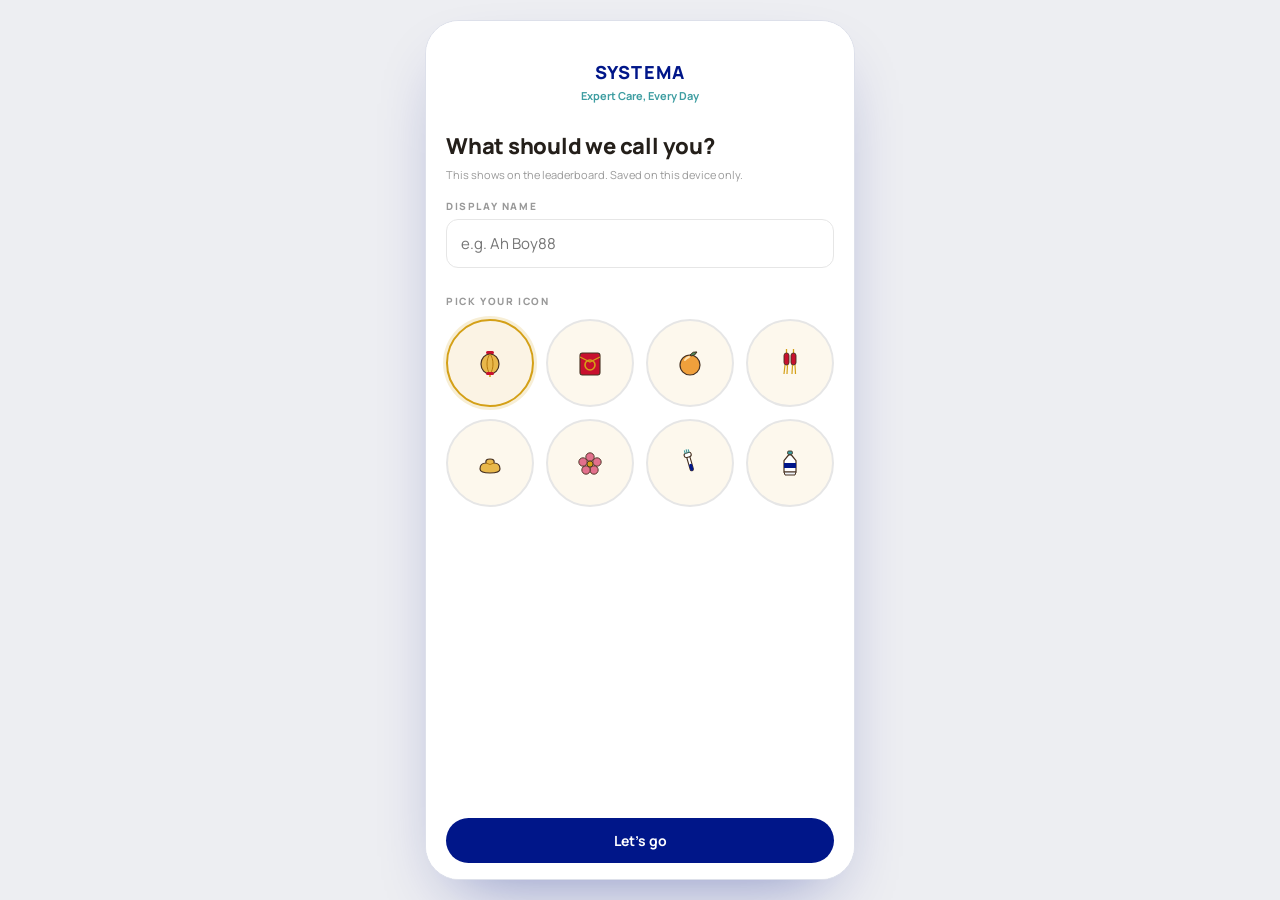
<file: app/index.html>
<!doctype html>
<html lang="en">
<head>
<meta charset="utf-8">
<meta name="viewport" content="width=device-width, initial-scale=1, viewport-fit=cover, maximum-scale=1">
<meta name="theme-color" content="#001689">
<title>Systema CNY Challenge</title>
<link rel="preconnect" href="https://fonts.googleapis.com">
<link rel="preconnect" href="https://fonts.gstatic.com" crossorigin>
<link href="https://fonts.googleapis.com/css2?family=Manrope:wght@500;600;700;800&family=Noto+Serif+SC:wght@700;900&display=swap" rel="stylesheet">
<link rel="stylesheet" href="styles.css">
</head>
<body>

<div class="device" id="device">
  <main class="viewport" id="viewport" aria-live="polite"></main>
  <nav class="tabbar" id="tabbar" hidden></nav>
  <div class="overlay-root" id="overlayRoot"></div>
  <div class="toast" id="toast" role="status" aria-live="polite"></div>
</div>

<script src="js/config.js"></script>
<script src="js/store.js"></script>
<script src="js/art.js"></script>
<script src="js/components.js"></script>
<script src="js/share.js"></script>
<script src="js/screens.js"></script>
<script src="js/game1.js"></script>
<script src="js/game2.js"></script>
<script src="js/game3.js"></script>
<script src="js/router.js"></script>
<script src="js/app.js"></script>
</body>
</html>
</file>
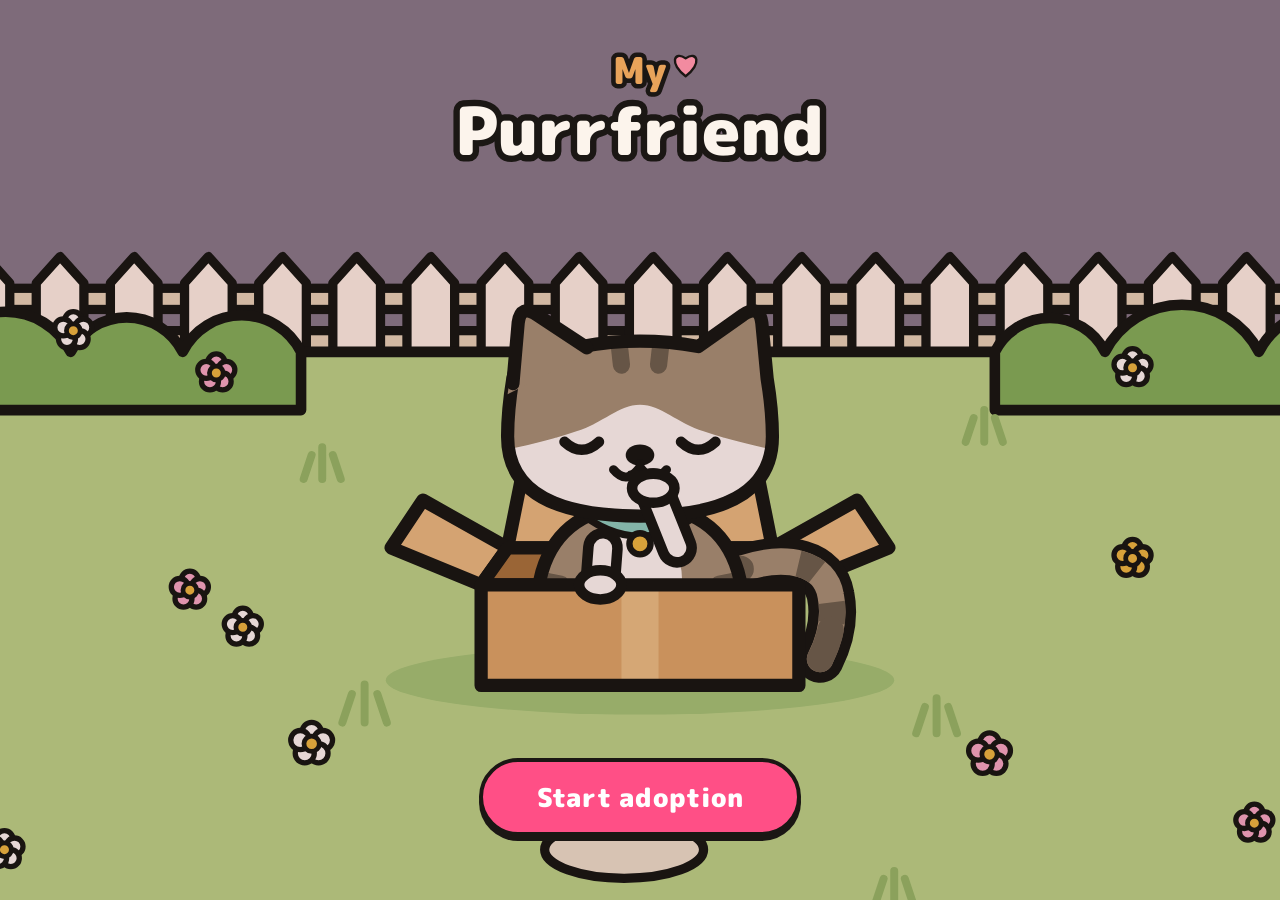
<file: cat-game/index.html>
<!doctype html>
<html lang="en">
  <head>
    <meta charset="utf-8" />
    <meta name="viewport" content="width=device-width, initial-scale=1, viewport-fit=cover" />
    <meta name="theme-color" content="#f8e9b4" />
    <meta name="description" content="My Purrfriend: a cosy real-time cat companion. Your cat lives on its own schedule — check in, play, feed and pet whenever you like." />
    <title>My Purrfriend</title>
    <link rel="icon" href="data:image/svg+xml,%3Csvg xmlns='http://www.w3.org/2000/svg' viewBox='0 0 120 120'%3E%3Crect x='3' y='3' width='114' height='114' rx='26' fill='%23f8e9b4' stroke='%231b1714' stroke-width='5'/%3E%3Cpath d='M26 64 36 52 84 52 94 64Z' fill='%23a9763f' stroke='%231b1714' stroke-width='4' stroke-linejoin='round'/%3E%3Cg transform='translate(60 50) scale(.6)'%3E%3Cpath d='M 0 30 C -30 30 -50 22 -50 0 C -50 -10 -49 -16 -48 -22 L -46 -43 Q -45 -50 -39 -46 L -22 -34 Q 0 -38 22 -34 L 39 -46 Q 45 -50 46 -43 L 48 -22 C 49 -16 50 -10 50 0 C 50 22 30 30 0 30 Z' fill='%23a8957c' stroke='%231b1714' stroke-width='6' stroke-linejoin='round'/%3E%3Ccircle cx='-22' cy='2' r='6.5' fill='%231b1714'/%3E%3Ccircle cx='22' cy='2' r='6.5' fill='%231b1714'/%3E%3Cellipse cx='0' cy='8' rx='6' ry='4.5' fill='%231b1714'/%3E%3C/g%3E%3Crect x='26' y='64' width='68' height='38' rx='5' fill='%23dcaa6c' stroke='%231b1714' stroke-width='4'/%3E%3Cellipse cx='48' cy='65' rx='7' ry='5' fill='%23fcfcfc' stroke='%231b1714' stroke-width='3.5'/%3E%3Cellipse cx='72' cy='65' rx='7' ry='5' fill='%23fcfcfc' stroke='%231b1714' stroke-width='3.5'/%3E%3C/svg%3E" />
    <link rel="preconnect" href="https://fonts.googleapis.com" />
    <link rel="preconnect" href="https://fonts.gstatic.com" crossorigin />
    <link href="https://fonts.googleapis.com/css2?family=M+PLUS+Rounded+1c:wght@500;700;800;900&family=Nunito:wght@600;700;800;900&display=swap" rel="stylesheet" />
    <link rel="stylesheet" href="styles.css" />
  </head>
  <body>
    <div class="app">
      <header class="topbar">
        <div class="catcard">
        <button class="namecard" id="nameBtn" aria-label="Profile and settings">
          <span class="nc-row">
            <span class="mood-face" id="moodFace"></span>
            <span class="name-text"><b id="catName">…</b><small id="moodText"></small></span>
          </span>
          <span class="nc-bond" id="bondRow" role="button" tabindex="0" title="See what you can unlock">
            <span class="ico" id="bondIco"></span><span class="bond-lv">Lv <b id="bondLv">1</b></span>
            <span class="bond-track"><i id="bondFill"></i></span>
          </span>
        </button>
        <div class="meters" aria-label="How your cat is doing">
          <div class="meter" aria-label="Tummy"><span class="ico" id="mFullIco"></span><i><b id="mFull"></b></i></div>
          <div class="meter" aria-label="Energy"><span class="ico" id="mEnergyIco"></span><i><b id="mEnergy"></b></i></div>
          <div class="meter" aria-label="Happiness"><span class="ico" id="mHappyIco"></span><i><b id="mHappy"></b></i></div>
          <span class="m-coins" id="coinRow" role="button" tabindex="0" title="Cat coins: spend them at the gachapon by the TV"><span class="ico" id="coinIco"></span><b id="coinCount">0</b></span>
          <div class="meter-tip" id="meterTip" role="status" hidden></div>
        </div>
        </div>
        <div class="right">
          <div class="clock"><b id="clockTime"></b><small id="clockPhase"></small></div>
          <button class="iconbtn" id="muteBtn" aria-label="Sound"></button>
        </div>
      </header>

      <main class="stage" id="stage">
        <svg id="scene" role="img" aria-label="Your cat's room"></svg>
        <div class="thing-menu" id="thingMenu" hidden></div>
        <div class="toast" id="toast" role="status" aria-live="polite"></div>
        <div class="flash" id="flash"></div>
        <p class="status" id="status"></p>
        <div class="calm-hint" id="calmHint" role="status" hidden><kbd>H</kbd><span>Hide the screen for a screensaver</span></div>
        <nav class="fab" id="toolbar" aria-label="Actions"></nav>
        <button class="btn follow-btn" id="followBtn" hidden><svg viewBox="0 0 24 24" width="18" height="18" aria-hidden="true"><path d="M12 3v4M12 17v4M3 12h4M17 12h4" fill="none" stroke="currentColor" stroke-width="2.6" stroke-linecap="round"/><circle cx="12" cy="12" r="3.4" fill="currentColor"/></svg><span>Follow cat</span></button>
      </main>

      <nav class="decorbar" id="decorbar" aria-label="Arrange the room" hidden>
        <div class="decor-head"><p id="decorHint"></p><button class="btn primary" id="decorDone">Done</button></div>
        <div class="decor-tabs" id="decorTabs" role="tablist" aria-label="What to change">
          <button type="button" role="tab" data-tab="items" aria-selected="true">Furniture &amp; toys</button>
          <button type="button" role="tab" data-tab="colours" aria-selected="false">Colours <i class="tab-dot" id="coloursDot" hidden></i></button>
        </div>
        <div class="decor-tray" id="decorTray"></div>
      </nav>
      <nav class="toolbar playbar" id="playbar" hidden>
        <span id="playHint">Drag the toy around!</span>
        <button class="btn primary" id="doneBtn">Done playing</button>
      </nav>
    </div>

    <div class="modal-back" id="modal" hidden>
      <div class="modal" id="modalBox" role="dialog" aria-modal="true"></div>
    </div>

    <!-- Game logic (no drawing) -->
    <script src="js/core/random.js"></script>
    <script src="js/core/clock.js"></script>
    <script src="js/core/profile.js"></script>
    <script src="js/core/coats.js"></script>
    <script src="js/core/photoread.js"></script>
    <script src="js/core/catalog.js"></script>
    <script src="js/core/state.js"></script>
    <script src="js/core/storage.js"></script>
    <script src="js/core/progression.js"></script>
    <script src="js/core/achievements.js"></script>
    <script src="js/core/weather.js"></script>
    <script src="js/core/sim.js"></script>
    <script src="js/core/interactions.js"></script>
    <script src="js/core/gacha.js"></script>
    <script src="js/core/shop.js"></script>
    <script src="js/core/journal.js"></script>
    <script src="js/core/notes.js"></script>
    <script src="js/core/promo.js"></script>
    <script src="js/core/updates.js"></script>
    <!-- Screen -->
    <script src="js/ui/catArt.js"></script>
    <script src="js/ui/roomArt.js"></script>
    <script src="js/ui/shopArt.js"></script>
    <script src="js/ui/gardenArt.js"></script>
    <script src="js/sound/samples.js"></script>
    <script src="js/ui/sound.js"></script>
    <script src="js/ui/scene.js"></script>
    <script src="js/ui/logo.js"></script>
    <script src="js/ui/checkin.js"></script>
    <script src="js/ui/app.js"></script>
  </body>
</html>
</file>
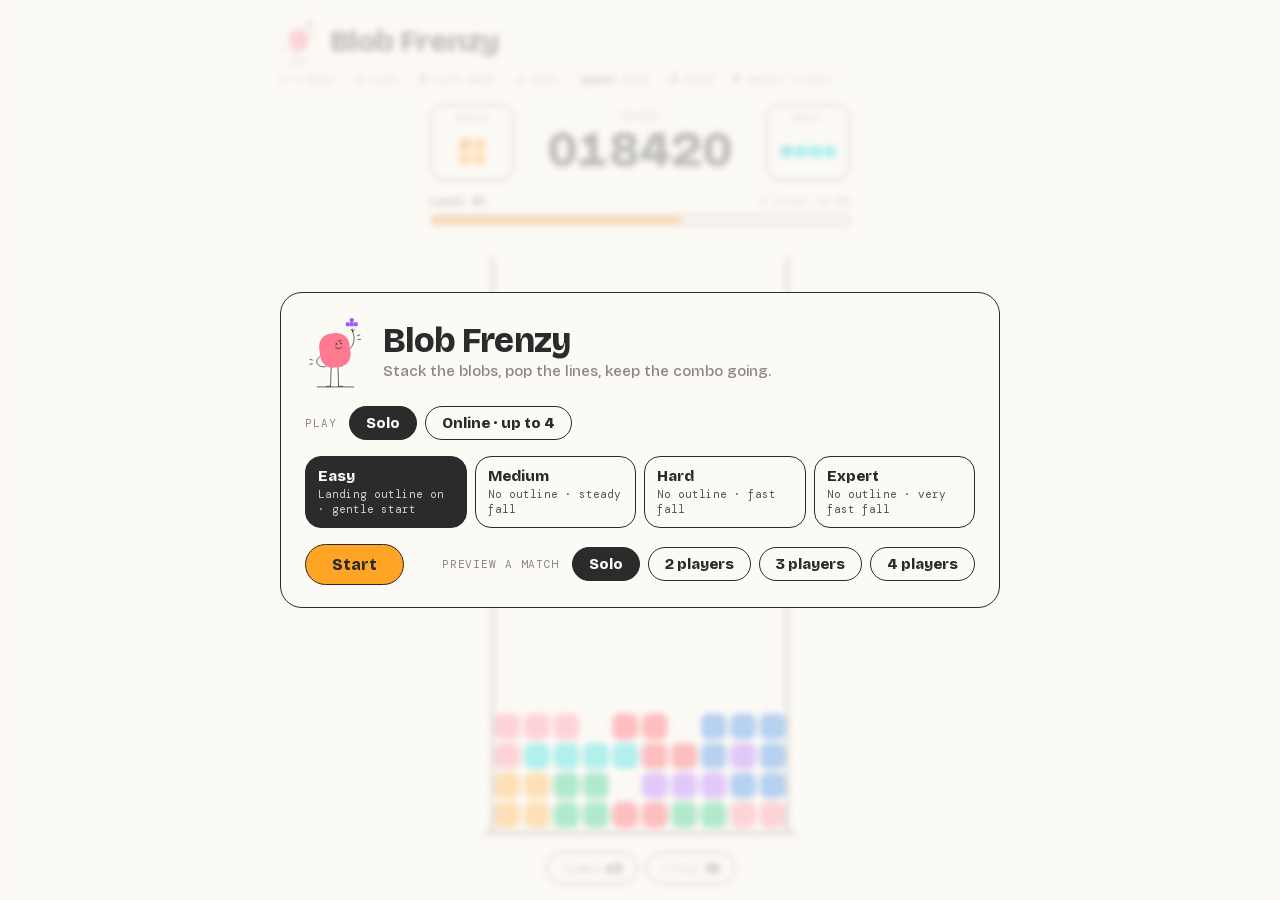
<file: blob-frenzy-offline.html>
<!doctype html>
<html lang="en">
<head>
<meta charset="utf-8">
<meta name="viewport" content="width=device-width, initial-scale=1, viewport-fit=cover">
<title>Blob Frenzy</title>
<style>
/* Fonts embedded for offline use: Bricolage Grotesque and DM Mono (SIL Open Font License), Latin subset. */
@font-face {
  font-family: 'Bricolage Grotesque';
  font-style: normal;
  font-weight: 500;
  font-stretch: 100%;
  font-display: swap;
  src: url([data-uri]) format('woff2');
  unicode-range: U+0000-00FF, U+0131, U+0152-0153, U+02BB-02BC, U+02C6, U+02DA, U+02DC, U+0304, U+0308, U+0329, U+2000-206F, U+20AC, U+2122, U+2191, U+2193, U+2212, U+2215, U+FEFF, U+FFFD;
}
@font-face {
  font-family: 'Bricolage Grotesque';
  font-style: normal;
  font-weight: 800;
  font-stretch: 100%;
  font-display: swap;
  src: url([data-uri]) format('woff2');
  unicode-range: U+0000-00FF, U+0131, U+0152-0153, U+02BB-02BC, U+02C6, U+02DA, U+02DC, U+0304, U+0308, U+0329, U+2000-206F, U+20AC, U+2122, U+2191, U+2193, U+2212, U+2215, U+FEFF, U+FFFD;
}
@font-face {
  font-family: 'DM Mono';
  font-style: normal;
  font-weight: 400;
  font-display: swap;
  src: url([data-uri]) format('woff2');
  unicode-range: U+0000-00FF, U+0131, U+0152-0153, U+02BB-02BC, U+02C6, U+02DA, U+02DC, U+0304, U+0308, U+0329, U+2000-206F, U+20AC, U+2122, U+2191, U+2193, U+2212, U+2215, U+FEFF, U+FFFD;
}
@font-face {
  font-family: 'DM Mono';
  font-style: normal;
  font-weight: 500;
  font-display: swap;
  src: url([data-uri]) format('woff2');
  unicode-range: U+0000-00FF, U+0131, U+0152-0153, U+02BB-02BC, U+02C6, U+02DA, U+02DC, U+0304, U+0308, U+0329, U+2000-206F, U+20AC, U+2122, U+2191, U+2193, U+2212, U+2215, U+FEFF, U+FFFD;
}
</style>
<style>
  /* Layout: an editorial doodle page. A setup card on top; below it the arena. Your seat reads top to bottom: Hold · Score · Next, the level strip, the board filling the height, then the combo and lines pills. Other players sit beside it, compact. Single light look, by choice: the art style's ground is always #FCFAF5. */
  :root {
    color-scheme: light;
    --ground: #FCFAF5;      /* flat, empty background */
    --ink: #2B2B2C;         /* every line, one weight */
    --muted: #8A8780;       /* labels: ink, quietened */
    --spark: #FFA425;       /* sparkles, progress, primary button */
    --tint: #F3EFE6;        /* hovered chips */
    --display: "Bricolage Grotesque", "Avenir Next", "Segoe UI", sans-serif;
    --mono: "DM Mono", ui-monospace, "SF Mono", Menlo, monospace;
    --line: 1.6px;
  }
  * { box-sizing: border-box; }
  [hidden] { display: none !important; }
  html, body { height: 100%; }
  body {
    margin: 0; background: var(--ground); color: var(--ink); font-family: var(--display);
    padding-inline: 16px; padding-block: 18px;
    display: flex; justify-content: center; align-items: flex-start;
    -webkit-tap-highlight-color: transparent;
  }
  .page { width: 100%; max-width: 720px; display: grid; gap: 18px; }
  .page.wide { max-width: 1240px; }
  header.top { display: flex; align-items: center; justify-content: space-between; gap: 8px 16px; flex-wrap: wrap; }
  .brand { display: flex; align-items: center; gap: 10px; }
  .brand .face { width: 40px; }
  h1 { margin: 0; font-weight: 800; font-size: 30px; letter-spacing: -0.02em; line-height: 1; }
  .keys { font-family: var(--mono); font-size: 11px; color: var(--muted); }
  .keys b { color: var(--ink); font-weight: 500; }

  /* setup card */
  .panel { border: var(--line) solid var(--ink); border-radius: 22px; padding: 18px 20px; display: grid; gap: 16px; }
  /* the menu, lobby, results and end-game check open as a modal over the board */
  .modal {
    position: fixed; inset: 0; z-index: 10; display: grid; place-items: center; overflow-y: auto;
    padding: max(16px, env(safe-area-inset-top, 0px)) 16px max(16px, env(safe-area-inset-bottom, 0px));
    background: rgba(252, 250, 245, .7); -webkit-backdrop-filter: blur(3px); backdrop-filter: blur(3px);
  }
  .modal .panel { width: min(720px, 100%); background: var(--ground); gap: 18px; padding: 22px 24px; }
  .mhead { display: flex; align-items: center; gap: 14px; }
  .mhead .face { width: 64px; flex: none; }
  .mhead h2 { margin: 0; font-size: 34px; font-weight: 800; letter-spacing: -0.02em; line-height: 1; }
  .mhead p { margin: 4px 0 0; color: var(--muted); font-size: 15px; }
  .toprow { display: flex; align-items: center; gap: 14px; flex-wrap: wrap; }
  .stack { display: grid; gap: 16px; }
  .row { display: flex; flex-wrap: wrap; gap: 8px 12px; align-items: center; }
  .lbl { font-family: var(--mono); font-size: 11px; letter-spacing: .08em; text-transform: uppercase; color: var(--muted); }
  .seg { display: flex; flex-wrap: wrap; gap: 8px; }
  .chip {
    font-family: var(--display); font-weight: 800; font-size: 15px; color: var(--ink); background: var(--ground);
    border: var(--line) solid var(--ink); border-radius: 999px; padding: 7px 16px; cursor: pointer; touch-action: manipulation;
  }
  .chip[aria-pressed="true"] { background: var(--ink); color: var(--ground); }
  .chip:disabled { opacity: .45; cursor: default; }
  .chip:hover:not([aria-pressed="true"]):not(:disabled) { background: var(--tint); }
  .diffs { display: grid; grid-template-columns: repeat(4, minmax(0, 1fr)); gap: 8px; }
  .diff { text-align: left; border-radius: 16px; padding: 10px 12px; display: grid; gap: 2px; }
  .diff small { font-family: var(--mono); font-weight: 400; font-size: 11px; opacity: .8; line-height: 1.35; }
  button.go {
    font-family: var(--display); font-weight: 800; font-size: 16px; color: var(--ink);
    background: var(--spark); border: var(--line) solid var(--ink); border-radius: 999px;
    padding: 10px 26px; cursor: pointer; touch-action: manipulation;
    transition: transform .15s cubic-bezier(.3, 1.6, .5, 1);
  }
  button.go:active { transform: scale(.94); }
  button.go:disabled { background: var(--ground); opacity: .5; cursor: default; }
  button.plain { font: inherit; font-size: 14px; background: none; border: 0; color: var(--ink); text-decoration: underline; text-underline-offset: 3px; cursor: pointer; padding: 6px 2px; }
  button:focus-visible, input:focus-visible { outline: 2px dashed var(--ink); outline-offset: 3px; }
  input.code {
    font-family: var(--mono); font-size: 16px; text-transform: lowercase; letter-spacing: .12em; width: 9ch;
    border: var(--line) solid var(--ink); border-radius: 12px; padding: 8px 10px; background: var(--ground); color: var(--ink);
  }
  .note { margin: 0; color: var(--muted); font-size: 14px; line-height: 1.45; max-width: 60ch; }
  .bigcode { font-family: var(--mono); font-size: 26px; letter-spacing: .14em; }
  .roster { list-style: none; margin: 0; padding: 0; display: grid; gap: 6px; }
  .roster li { display: flex; align-items: center; gap: 10px; font-size: 16px; }
  .roster i { width: 18px; height: 18px; border-radius: 7px; display: inline-block; flex: none; }
  .roster em { font-style: normal; font-family: var(--mono); font-size: 11px; color: var(--muted); }
  .result { font-size: 28px; font-weight: 800; margin: 0; letter-spacing: -0.01em; }

  /* the arena */
  .arena { --seatH: max(470px, calc(100dvh - 120px)); display: grid; gap: 24px; align-items: start; justify-content: center; }
  .arena[data-n="1"] { grid-template-columns: min(420px, 100%); }
  .arena[data-n="2"] { grid-template-columns: minmax(300px, 420px) minmax(0, 300px); }
  .arena[data-n="3"] { grid-template-columns: minmax(300px, 400px) repeat(2, minmax(0, 260px)); }
  .arena[data-n="4"] { grid-template-columns: minmax(300px, 400px) repeat(3, minmax(0, 240px)); }
  .seat { display: flex; flex-direction: column; gap: 12px; min-width: 0; }
  .seat.me { height: var(--seatH); }
  .seat.opp { gap: 8px; }
  .seat.opp .wellwrap { flex: none; width: 100%; aspect-ratio: 10 / 20.6; max-height: calc(var(--seatH) * .78); }
  .who { display: flex; align-items: center; gap: 8px; min-width: 0; }
  .who .face { width: 34px; flex: none; }
  .who b { font-size: 16px; font-weight: 800; white-space: nowrap; overflow: hidden; text-overflow: ellipsis; }
  .who small { font-family: var(--mono); font-size: 11px; color: var(--muted); display: block; }
  .arena[data-n="1"] .who { display: none; }

  /* 1. Hold · Score · Next */
  .hud { display: grid; grid-template-columns: 84px minmax(0, 1fr) 84px; align-items: center; gap: 12px; }
  .box { border: var(--line) solid var(--ink); border-radius: 16px; padding: 6px 8px 4px; display: grid; gap: 2px; justify-items: center; }
  .box canvas { width: 100%; aspect-ratio: 4 / 3; display: block; }
  .score { display: grid; justify-items: center; gap: 2px; }
  .big { font-size: clamp(34px, 9vw, 50px); font-weight: 800; line-height: 1; letter-spacing: .01em; font-variant-numeric: tabular-nums; }
  /* 2. level strip */
  .lvl { display: grid; gap: 6px; }
  .lvlrow { display: flex; justify-content: space-between; gap: 8px; font-family: var(--mono); font-size: 12px; color: var(--muted); }
  .lvlrow b { color: var(--ink); font-weight: 500; }
  .bar { height: 10px; border: var(--line) solid var(--ink); border-radius: 999px; overflow: hidden; }
  .bar i { display: block; height: 100%; width: 0; background: var(--spark); border-radius: 999px; transition: width .35s cubic-bezier(.3, 1.4, .5, 1); }
  /* 3. board */
  .wellwrap { position: relative; flex: 1; min-height: 0; }
  canvas.board { display: block; width: 100%; height: 100%; }
  .flag {
    position: absolute; inset: 0; display: grid; place-content: center; justify-items: center; gap: 6px; text-align: center;
    background: rgba(252, 250, 245, .86); font-weight: 800; font-size: 26px; padding: 8px;
  }
  .flag small { font-family: var(--mono); font-weight: 400; font-size: 12px; color: var(--muted); }
  /* 4. pills */
  .pills { display: flex; gap: 8px; flex-wrap: wrap; justify-content: center; }
  .pill { font-family: var(--mono); font-size: 13px; color: var(--muted); border: var(--line) solid var(--ink); border-radius: 999px; padding: 6px 14px; }
  .pill b { font-family: var(--display); font-weight: 800; color: var(--ink); font-size: 15px; margin-left: 4px; }
  .pill.bump { animation: bump .45s cubic-bezier(.3, 1.6, .5, 1); }
  @keyframes bump { 0% { transform: scale(1); } 40% { transform: scale(1.14); background: var(--spark); } 100% { transform: scale(1); } }
  .oppstats { display: flex; gap: 6px; flex-wrap: wrap; font-family: var(--mono); font-size: 12px; color: var(--muted); }
  .oppstats b { font-family: var(--display); color: var(--ink); font-weight: 800; }

  .pad { display: none; grid-template-columns: repeat(6, 1fr); gap: 8px; }
  .pad button { font-family: var(--mono); font-size: 18px; padding: 12px 0; border: var(--line) solid var(--ink); border-radius: 999px; background: var(--ground); color: var(--ink); touch-action: manipulation; }

  /* the mascot's beat: squash, stretch with overshoot, settle back to the exact start pose */
  .body { transform-box: fill-box; transform-origin: 50% 100%; }
  .spark { opacity: 0; transform-box: fill-box; transform-origin: center; }
  .cheer .body { animation: hop .9s cubic-bezier(.3, 1.5, .5, 1); }
  .cheer .spark { animation: pop .9s ease-out; }
  .cheer .spark + .spark { animation-delay: .08s; }
  @keyframes hop {
    0% { transform: none; } 18% { transform: scale(1.08, .9); }
    45% { transform: translateY(-10px) scale(.95, 1.06); } 75% { transform: translateY(0) scale(1.03, .97); } 100% { transform: none; }
  }
  @keyframes pop { 0% { opacity: 0; transform: scale(.2); } 35% { opacity: 1; transform: scale(1.25); } 60% { transform: scale(1); opacity: 1; } 100% { opacity: 0; transform: scale(.9); } }

  @media (max-width: 860px) {
    .diffs { grid-template-columns: repeat(2, minmax(0, 1fr)); }
    .arena[data-n] { grid-template-columns: repeat(3, minmax(0, 1fr)); gap: 14px; }
    .arena[data-n="1"] { grid-template-columns: min(420px, 100%); }
    .arena .seat.me { grid-column: 1 / -1; justify-self: center; width: min(420px, 100%); }
    .seat.opp .wellwrap { max-height: 300px; }
    .keys { display: none; }
  }
  @media (pointer: coarse), (max-width: 560px) {
    body.playing .pad { display: grid; }
    body.playing .arena { --seatH: max(420px, calc(100dvh - 190px)); }
    .hud { grid-template-columns: 70px minmax(0, 1fr) 70px; }
  }
  @media (prefers-reduced-motion: reduce) { .cheer .body, .cheer .spark, .pill.bump { animation: none; } .bar i { transition: none; } }
</style>
</head>
<body>
<div class="page" id="page">
  <header class="top">
    <div class="brand"><span class="face" id="brandFace"></span><h1>Blob Frenzy</h1></div>
    <div class="toprow">
      <div class="keys"><b>← →</b> move · <b>↑</b> turn · <b>Z</b> turn back · <b>↓</b> soft · <b>space</b> drop · <b>C</b> hold · <b>P</b> pause (solo)</div>
      <button class="chip" id="endBtn" type="button" hidden>End game</button>
    </div>
  </header>

  <div class="modal" id="modal" role="dialog" aria-modal="true" aria-labelledby="mTitle">
  <section class="panel" id="panel" aria-live="polite">
    <div class="mhead"><span class="face" id="modalFace"></span><div><h2 id="mTitle">Blob Frenzy</h2><p>Stack the blobs, pop the lines, keep the combo going.</p></div></div>
    <div id="vMenu" class="stack">
      <div class="row"><span class="lbl">Play</span>
        <div class="seg"><button class="chip" id="mSolo" aria-pressed="true" type="button">Solo</button><button class="chip" id="mOnline" aria-pressed="false" type="button">Online · up to 4</button></div>
      </div>
      <div class="diffs" id="diffs"></div>
      <div id="soloBox" class="row">
        <button class="go" id="soloStart" type="button">Start</button>
        <span class="lbl" style="margin-left:auto">Preview a match</span>
        <div class="seg" id="previews"></div>
      </div>
      <div id="onlineBox" class="row" hidden>
        <button class="go" id="create" type="button">Create a game</button>
        <span class="note">or join one:</span>
        <input class="code" id="codeIn" maxlength="4" placeholder="code" aria-label="Game code" autocomplete="off" spellcheck="false">
        <button class="chip" id="join" type="button">Join</button>
        <p class="note" id="onlineNote" style="flex-basis:100%">Everyone plays from their own keyboard. Share this page with your teammates, then send them the code.</p>
      </div>
    </div>
    <div id="vLobby" class="stack" hidden>
      <div class="row"><span class="lbl">Game code</span><span class="bigcode" id="lobbyCode"></span><button class="chip" id="copy" type="button">Copy code</button><button class="plain" id="leave" type="button">Leave</button></div>
      <p class="note" id="lobbyNote"></p>
      <ul class="roster" id="roster"></ul>
      <div class="diffs" id="lobbyDiffs"></div>
      <div class="row"><button class="go" id="lobbyStart" type="button">Start match</button><span class="note" id="lobbyWait"></span></div>
    </div>
    <div id="vResult" class="stack" hidden>
      <p class="result" id="resTitle"></p>
      <ol class="roster" id="resList"></ol>
      <div class="row"><button class="go" id="again" type="button">Play again</button><button class="plain" id="toMenu" type="button">Back to home</button><span class="note" id="resWait"></span></div>
    </div>
    <div id="vEnd" class="stack" hidden>
      <p class="result">End this game?</p>
      <p class="note" id="endNote"></p>
      <div class="row"><button class="go" id="endYes" type="button">End game and go home</button><button class="plain" id="endNo" type="button">Keep playing</button></div>
    </div>
  </section>
  </div>

  <div class="arena" id="arena" data-n="1"></div>

  <div class="pad" id="pad">
    <button type="button" data-k="left" aria-label="Move left">←</button>
    <button type="button" data-k="rot" aria-label="Turn">↻</button>
    <button type="button" data-k="right" aria-label="Move right">→</button>
    <button type="button" data-k="soft" aria-label="Soft drop">↓</button>
    <button type="button" data-k="hard" aria-label="Hard drop">⤓</button>
    <button type="button" data-k="hold" aria-label="Hold piece">◫</button>
  </div>
</div>

<script>
(() => {
  const COLS = 10, ROWS = 20, HIDDEN = 2;
  const INK = "#2B2B2C", GROUND = "#FCFAF5", SPARK = "#FFA425";
  // Each shape is a category, so it keeps one body colour from the approved palette.
  const BODY = { I: "#00D9D9", O: "#FFA425", T: "#9F56FF", S: "#00C26E", Z: "#FD3343", J: "#1473E6", L: "#FF7A90" };
  // Each seat is a category too: its mascot colour.
  const SEAT = ["#FF7A90", "#00D9D9", "#FFA425", "#00C26E"];
  const DIFF = {
    easy:   { name: "Easy",   ghost: true,  start: 1, lock: .5,  note: "Landing outline on · gentle start" },
    medium: { name: "Medium", ghost: false, start: 3, lock: .5,  note: "No outline · steady fall" },
    hard:   { name: "Hard",   ghost: false, start: 6, lock: .45, note: "No outline · fast fall" },
    expert: { name: "Expert", ghost: false, start: 9, lock: .35, note: "No outline · very fast fall" },
  };
  const SHAPES = {
    I: [[0,0,0,0],[1,1,1,1],[0,0,0,0],[0,0,0,0]], O: [[1,1],[1,1]], T: [[0,1,0],[1,1,1],[0,0,0]],
    S: [[0,1,1],[1,1,0],[0,0,0]], Z: [[1,1,0],[0,1,1],[0,0,0]], J: [[1,0,0],[1,1,1],[0,0,0]], L: [[0,0,1],[1,1,1],[0,0,0]],
  };
  const K = {
    "01": [[0,0],[-1,0],[-1,-1],[0,2],[-1,2]], "10": [[0,0],[1,0],[1,1],[0,-2],[1,-2]],
    "12": [[0,0],[1,0],[1,1],[0,-2],[1,-2]],   "21": [[0,0],[-1,0],[-1,-1],[0,2],[-1,2]],
    "23": [[0,0],[1,0],[1,-1],[0,2],[1,2]],    "32": [[0,0],[-1,0],[-1,1],[0,-2],[-1,-2]],
    "30": [[0,0],[-1,0],[-1,1],[0,-2],[-1,-2]], "03": [[0,0],[1,0],[1,-1],[0,2],[1,2]],
  };
  const KI = {
    "01": [[0,0],[-2,0],[1,0],[-2,1],[1,-2]], "10": [[0,0],[2,0],[-1,0],[2,-1],[-1,2]],
    "12": [[0,0],[-1,0],[2,0],[-1,-2],[2,1]], "21": [[0,0],[1,0],[-2,0],[1,2],[-2,-1]],
    "23": [[0,0],[2,0],[-1,0],[2,-1],[-1,2]], "32": [[0,0],[-2,0],[1,0],[-2,1],[1,-2]],
    "30": [[0,0],[1,0],[-2,0],[1,2],[-2,-1]], "03": [[0,0],[-1,0],[2,0],[-1,-2],[2,1]],
  };
  const LINE_PTS = [0, 100, 300, 500, 800];
  const CLEAR = 0.55; // seconds a line clear takes: swell and swoosh, then the burst
  const reduced = matchMedia("(prefers-reduced-motion: reduce)").matches;
  const $ = id => document.getElementById(id);
  const pad2 = n => String(n).padStart(2, "0"), pad6 = n => String(Math.min(999999, n | 0)).padStart(6, "0");

  // The mascot: a squircle body, two dot eyes, a tick brow, a smile, noodle limbs, a T piece held aloft.
  const mascotSVG = (c) => `<svg viewBox="0 -20 210 240" aria-hidden="true" style="width:100%;height:auto;display:block;overflow:visible">
    <g fill="none" stroke="${INK}" stroke-width="2.4" stroke-linecap="round" stroke-linejoin="round">
      <path d="M86 150 C 85 175, 84 196, 84 214 M84 214 h-14"/><path d="M108 150 C 109 175, 110 196, 110 214 M110 214 h14"/><path d="M40 216 H 160"/>
      <path d="M58 112 C 34 118, 30 146, 58 150 C 64 151, 70 148, 74 144"/><path d="M74 144 l7 -3 M74 144 l8 1 M74 144 l6 5"/>
      <path d="M140 96 C 162 84, 166 56, 156 34"/><path d="M156 34 l-4 -7 M156 34 l1 -8 M156 34 l6 -5"/>
      <path d="M172 48 l8 -3 M174 60 l8 0 M24 128 l-8 -3 M24 140 l-8 2"/>
    </g>
    <g fill="#9F56FF"><rect x="134" y="4" width="13" height="13" rx="4"/><rect x="147" y="4" width="13" height="13" rx="4"/><rect x="160" y="4" width="13" height="13" rx="4"/><rect x="147" y="-9" width="13" height="13" rx="4"/></g>
    <g class="body"><rect x="48" y="40" width="100" height="112" rx="42" fill="${c}" transform="rotate(-8 98 96)"/>
      <g fill="none" stroke="${INK}" stroke-width="2.4" stroke-linecap="round"><path d="M108 66 l11 -2"/><path d="M100 86 q10 9 20 0"/></g>
      <circle cx="103" cy="75" r="2.8" fill="${INK}"/><circle cx="118" cy="73" r="2.8" fill="${INK}"/></g>
    <path class="spark" fill="${SPARK}" d="M186 20 l3 8 l8 3 l-8 3 l-3 8 l-3 -8 l-8 -3 l8 -3 z"/>
    <path class="spark" fill="${SPARK}" d="M120 6 l2 5 l5 2 l-5 2 l-2 5 l-2 -5 l-5 -2 l5 -2 z"/></svg>`;
  $("brandFace").innerHTML = mascotSVG(SEAT[0]);
  function cheer(el) { if (!el || reduced) return; el.classList.remove("cheer"); void el.offsetWidth; el.classList.add("cheer"); }
  function bump(el) { if (!el || reduced) return; el.classList.remove("bump"); void el.offsetWidth; el.classList.add("bump"); }
  document.addEventListener("animationend", e => {
    if (e.target.classList?.contains("body")) e.target.closest(".cheer")?.classList.remove("cheer");
    if (e.target.classList?.contains("bump")) e.target.classList.remove("bump");
  });

  // ---------- the local game ----------
  const mulberry = s => () => { s |= 0; s = s + 0x6D2B79F5 | 0; let t = Math.imul(s ^ s >>> 15, 1 | s); t = t + Math.imul(t ^ t >>> 7, 61 | t) ^ t; return ((t ^ t >>> 14) >>> 0) / 4294967296; };
  const rot = m => m[0].map((_, i) => m.map(r => r[i]).reverse());
  const rotCCW = m => m[0].map((_, i) => m.map(r => r[r.length - 1 - i]));
  const empty = () => Array.from({ length: ROWS + HIDDEN }, () => Array(COLS).fill(null));
  let G = null; // the game this page is playing, or null

  function newGame(seed, diff, onEvent) {
    G = { D: DIFF[diff], diff, rng: mulberry(seed), grid: empty(), queue: [], held: null, canHold: true, score: 0, lines: 0, combo: 0,
          cur: null, dropAcc: 0, lockT: 0, lockMoves: 0, clearing: null, flashT: 0, squash: [], sparks: [], ticks: null, over: false, onEvent,
          parts: [], pop: null, shake: null, fall: null, burst: true };
    G.level = G.D.start; next();
  }
  function bag() {
    const b = Object.keys(SHAPES);
    for (let i = b.length - 1; i > 0; i--) { const j = Math.floor(G.rng() * (i + 1)); [b[i], b[j]] = [b[j], b[i]]; }
    return b;
  }
  function pull() { if (G.queue.length < 7) G.queue.push(...bag()); return G.queue.shift(); }
  function spawn(type) {
    const m = SHAPES[type].map(r => r.slice());
    const p = { type, m, r: 0, x: Math.floor((COLS - m[0].length) / 2), y: type === "I" ? HIDDEN - 1 : HIDDEN };
    if (hits(p.x, p.y, p.m)) { G.over = true; G.onEvent("over"); return null; }
    return p;
  }
  function hits(x, y, m) {
    for (let r = 0; r < m.length; r++) for (let c = 0; c < m[r].length; c++) {
      if (!m[r][c]) continue;
      const gx = x + c, gy = y + r;
      if (gx < 0 || gx >= COLS || gy >= ROWS + HIDDEN) return true;
      if (gy >= 0 && G.grid[gy][gx]) return true;
    }
    return false;
  }
  const grounded = () => hits(G.cur.x, G.cur.y + 1, G.cur.m);
  function moved() { if (grounded() && G.lockMoves < 15) { G.lockT = 0; G.lockMoves++; } G.onEvent("move"); }
  function shift(dx) { const c = G.cur; if (!c || hits(c.x + dx, c.y, c.m)) return; c.x += dx; moved(); }
  function turn(dir) {
    const c = G.cur; if (!c || c.type === "O") return;
    const m = dir > 0 ? rot(c.m) : rotCCW(c.m), to = (c.r + (dir > 0 ? 1 : 3)) % 4;
    for (const [kx, ky] of (c.type === "I" ? KI : K)["" + c.r + to])
      if (!hits(c.x + kx, c.y + ky, m)) { c.x += kx; c.y += ky; c.m = m; c.r = to; moved(); return; }
  }
  function ghostY() { let y = G.cur.y; while (!hits(G.cur.x, y + 1, G.cur.m)) y++; return y; }
  function soft() { if (!G.cur) return; if (!grounded()) { G.cur.y++; G.score += 1; G.dropAcc = 0; G.onEvent("move"); } else G.lockT = 999; }
  function hard() {
    if (!G.cur) return;
    const y = ghostY(), dist = y - G.cur.y;
    if (dist > 1 && !reduced) G.ticks = { cells: cells(G.cur).map(([x, yy]) => [x, yy + dist]), dist: Math.min(dist, 4), t: 0.22 };
    G.score += 2 * dist; G.cur.y = y; lock();
  }
  function hold() {
    if (!G.cur || !G.canHold) return;
    const t = G.cur.type;
    G.cur = G.held ? spawn(G.held) : spawn(pull());
    G.held = t; G.canHold = false; G.dropAcc = 0; G.lockT = 0; G.lockMoves = 0; G.onEvent("move");
  }
  const cells = p => { const out = []; p.m.forEach((row, r) => row.forEach((v, c) => { if (v) out.push([p.x + c, p.y + r]); })); return out; };
  function lock() {
    const placed = cells(G.cur);
    placed.forEach(([x, y]) => { if (y >= 0) G.grid[y][x] = G.cur.type; });
    if (!reduced) G.squash = placed.map(([x, y]) => ({ x, y, t: 0 }));
    const full = [];
    G.grid.forEach((row, y) => { if (row.every(Boolean)) full.push(y); });
    G.cur = null;
    if (full.length) {
      // Combo: consecutive pieces that each clear at least one line.
      G.combo++; if (G.combo > 1) G.score += 50 * (G.combo - 1) * G.level;
      const n = full.length, pts = LINE_PTS[n] * G.level;
      G.clearing = full; G.flashT = reduced ? 0 : CLEAR; G.burst = reduced;
      if (!reduced) {
        G.shake = { t: 0.4, amp: [0, 3, 5, 8, 12][n] };
        G.pop = { text: ["", "+" + pts, "Double!", "Triple!", "Frenzy!"][n], sub: [G.combo > 1 ? "Combo x" + G.combo : "", n > 1 ? "+" + pts.toLocaleString() : ""].filter(Boolean).join(" · "),
                  y: full.reduce((a, b) => a + b, 0) / n - HIDDEN + 0.5, t: 0 };
      }
      G.onEvent("clear");
    } else { G.combo = 0; next(); }
    G.onEvent("move");
  }
  // The cleared rows burst: each blob breaks into bits that fly and fall, with a spray of sparkles.
  function burst() {
    G.burst = true;
    for (const y of G.clearing) for (let x = 0; x < COLS; x++) {
      const c = BODY[G.grid[y][x]];
      for (let k = 0; k < 3; k++) G.parts.push({ x: x + .5, y: y - HIDDEN + .5, vx: (Math.random() - .5) * 10 + (x - 4.5) * .7, vy: -5 - Math.random() * 8,
        r: .14 + Math.random() * .18, c, t: 0, life: .7 + Math.random() * .45 });
    }
    for (const y of G.clearing) for (let k = 0; k < 6; k++)
      G.sparks.push({ x: Math.random() * COLS, y: y - HIDDEN + .5 + (Math.random() - .5) * 1.8, s: .6 + Math.random() * .8, t: -k * 0.04 });
  }
  function finishClear() {
    const n = G.clearing.length;
    // rows above the gap drop into place with a bounce: remember how far each one falls
    const keep = [...Array(ROWS + HIDDEN).keys()].filter(y => !G.clearing.includes(y)), off = Array(ROWS + HIDDEN).fill(0);
    keep.forEach((y, i) => { off[n + i] = n + i - y; });
    G.fall = reduced ? null : { t: 0, off };
    G.grid = G.grid.filter((_, y) => !G.clearing.includes(y));
    while (G.grid.length < ROWS + HIDDEN) G.grid.unshift(Array(COLS).fill(null));
    G.score += LINE_PTS[n] * G.level; G.lines += n;
    G.level = G.D.start + Math.floor(G.lines / 10);
    G.clearing = null; G.squash = []; next(); G.onEvent("move");
  }
  function next() { G.canHold = true; G.dropAcc = 0; G.lockT = 0; G.lockMoves = 0; G.cur = spawn(pull()); }
  const gravity = lv => Math.max(0.016, Math.pow(0.8 - (lv - 1) * 0.007, lv - 1));

  function stepGame(dt) {
    G.squash = G.squash.filter(q => (q.t += dt) < 0.35);
    G.sparks = G.sparks.filter(p => (p.t += dt) < 0.7);
    if (G.ticks && (G.ticks.t -= dt) <= 0) G.ticks = null;
    G.parts = G.parts.filter(p => { p.t += dt; p.vy += 24 * dt; p.x += p.vx * dt; p.y += p.vy * dt; return p.t < p.life; });
    if (G.pop && (G.pop.t += dt) > 1.25) G.pop = null;
    if (G.shake && (G.shake.t -= dt) <= 0) G.shake = null;
    if (G.fall && (G.fall.t += dt) >= 0.34) G.fall = null;
    if (G.over) return;
    if (G.clearing) { G.flashT -= dt; if (!G.burst && G.flashT <= CLEAR * 0.6) burst(); if (G.flashT <= 0) finishClear(); return; }
    if (!G.cur) return;
    for (const a in keysHeld) {
      const k = keysHeld[a]; k.t += dt * 1000;
      if (k.t >= (a === "soft" ? 40 : k.armed ? ARR : DAS)) { k.t = 0; k.armed = true; ACT[a](); }
    }
    if (!G.cur) return;
    if (grounded()) { G.lockT += dt; if (G.lockT >= G.D.lock) lock(); }
    else { G.dropAcc += dt; const g = gravity(G.level); while (G.dropAcc >= g && G.cur && !grounded()) { G.cur.y++; G.dropAcc -= g; G.onEvent("move"); } }
  }
  // The board as 200 characters, the falling piece in lower case: what other players see.
  function encode() {
    const rows = G.grid.slice(HIDDEN).map(r => r.map(c => c || "."));
    if (G.cur) for (const [x, y] of cells(G.cur)) if (y >= HIDDEN) rows[y - HIDDEN][x] = G.cur.type.toLowerCase();
    return rows.map(r => r.join("")).join("");
  }

  // ---------- input (unchanged controls) ----------
  const keysHeld = {}; const DAS = 150, ARR = 45;
  const ACT = { left: () => shift(-1), right: () => shift(1), soft, hard, rot: () => turn(1), ccw: () => turn(-1), hold };
  const KEYMAP = { ArrowLeft: "left", ArrowRight: "right", ArrowDown: "soft", ArrowUp: "rot", KeyX: "rot", KeyZ: "ccw", Space: "hard",
                   KeyC: "hold", ShiftLeft: "hold", ShiftRight: "hold" };
  const REPEAT = new Set(["left", "right", "soft"]);
  const canAct = () => G && !G.over && !G.clearing && state.phase === "play";
  function press(a) { if (!canAct()) return; ACT[a](); if (REPEAT.has(a)) keysHeld[a] = { t: 0, armed: false }; }
  function release(a) { delete keysHeld[a]; }
  addEventListener("keydown", e => {
    if (e.target.tagName === "INPUT") return;
    if (!$("modal").hidden) { if (e.code === "Escape" && !$("vEnd").hidden) keepPlaying(); return; }
    if ((e.code === "KeyP" || e.code === "Escape") && state.mode === "solo" && (state.phase === "play" || state.phase === "pause")) { togglePause(); e.preventDefault(); return; }
    const a = KEYMAP[e.code]; if (!a || state.phase !== "play") return;
    e.preventDefault(); if (e.repeat) return; press(a);
  });
  addEventListener("keyup", e => { const a = KEYMAP[e.code]; if (a) release(a); });
  addEventListener("blur", () => { for (const k in keysHeld) delete keysHeld[k]; if (state.mode === "solo" && state.phase === "play") togglePause(); });
  $("pad").querySelectorAll("button").forEach(b => {
    const a = b.dataset.k;
    b.addEventListener("pointerdown", e => { e.preventDefault(); press(a); });
    ["pointerup", "pointerleave", "pointercancel"].forEach(ev => b.addEventListener(ev, () => release(a)));
  });

  // ---------- drawing ----------
  function fitCanvas(c) {
    const r = c.getBoundingClientRect(), d = devicePixelRatio || 1;
    const w = Math.max(1, Math.round(r.width * d)), h = Math.max(1, Math.round(r.height * d));
    if (c.width !== w || c.height !== h) { c.width = w; c.height = h; }
    const ctx = c.getContext("2d"); ctx.setTransform(1, 0, 0, 1, 0, 0);
    return { ctx, w, h, d };
  }
  function squircle(ctx, cx, cy, rx, ry) {
    ctx.beginPath();
    for (let k = 0; k <= 36; k++) {
      const a = (k / 36) * Math.PI * 2, c = Math.cos(a), s = Math.sin(a);
      const x = cx + rx * Math.sign(c) * Math.pow(Math.abs(c), 0.55), y = cy + ry * Math.sign(s) * Math.pow(Math.abs(s), 0.55);
      k ? ctx.lineTo(x, y) : ctx.moveTo(x, y);
    }
    ctx.closePath();
  }
  function blob(ctx, x, y, s, color, sx = 1, sy = 1) {
    const r = s * 0.44; ctx.fillStyle = color;
    squircle(ctx, x + s / 2, y + s - r * sy - s * 0.06, r * sx, r * sy); ctx.fill();
  }
  // The face: two dot eyes, one tick brow, one curved smile. No nose.
  function face(ctx, x, y, s, lw) {
    ctx.fillStyle = INK; ctx.strokeStyle = INK; ctx.lineWidth = lw; ctx.lineCap = "round";
    const ey = y + s * 0.42, er = Math.max(1, s * 0.055);
    [x + s * 0.4, x + s * 0.64].forEach(e => { ctx.beginPath(); ctx.arc(e, ey, er, 0, 7); ctx.fill(); });
    ctx.beginPath(); ctx.moveTo(x + s * 0.56, y + s * 0.28); ctx.lineTo(x + s * 0.72, y + s * 0.25); ctx.stroke();
    ctx.beginPath(); ctx.moveTo(x + s * 0.42, y + s * 0.58); ctx.quadraticCurveTo(x + s * 0.53, y + s * 0.7, x + s * 0.64, y + s * 0.58); ctx.stroke();
  }
  function sparkle(ctx, x, y, r) {
    ctx.fillStyle = SPARK; ctx.beginPath();
    ctx.moveTo(x, y - r); ctx.quadraticCurveTo(x, y, x + r, y); ctx.quadraticCurveTo(x, y, x, y + r);
    ctx.quadraticCurveTo(x, y, x - r, y); ctx.quadraticCurveTo(x, y, x, y - r); ctx.fill();
  }
  const overshoot = t => 1 - Math.exp(-t * 9) * Math.cos(t * 26);
  const faceCell = m => { for (let r = 0; r < m.length; r++) for (let c = 0; c < m[r].length; c++) if (m[r][c]) return [c, r]; };

  // The well: an ink U on one ground line, 10 × 20, as large as the space allows and centred in it.
  function well(canvas) {
    const { ctx, w, h, d } = fitCanvas(canvas);
    const pad = 3 * d, s = Math.min((w - 2 * pad) / COLS, (h - 2 * pad) / (ROWS + 0.25));
    const ox = (w - COLS * s) / 2, top = pad, floor = top + ROWS * s + s * 0.12;
    ctx.fillStyle = GROUND; ctx.fillRect(0, 0, w, h);
    ctx.strokeStyle = INK; ctx.lineWidth = 1.6 * d; ctx.lineCap = "round";
    ctx.beginPath();
    ctx.moveTo(ox, top + s * 0.6); ctx.lineTo(ox, floor); ctx.moveTo(ox + COLS * s, top + s * 0.6); ctx.lineTo(ox + COLS * s, floor);
    ctx.moveTo(ox - s * 0.25, floor); ctx.lineTo(ox + COLS * s + s * 0.25, floor); ctx.stroke();
    return { ctx, d, s, X: c => ox + c * s, Y: r => top + r * s, ox, top };
  }
  // Another player's board, from their 200 characters.
  function paintRemote(canvas, str) {
    const W = well(canvas); if (!str) return;
    let fc = null;
    for (let i = 0; i < str.length; i++) {
      const ch = str[i]; if (ch === ".") continue;
      const x = i % COLS, y = Math.floor(i / COLS), up = ch.toUpperCase();
      if (!BODY[up]) continue;
      blob(W.ctx, W.X(x), W.Y(y), W.s, BODY[up]);
      if (ch !== up && !fc) fc = [x, y];
    }
    if (fc) face(W.ctx, W.X(fc[0]), W.Y(fc[1]), W.s, 1.2 * W.d);
  }
  // Your own board, with the landing outline (Easy) and every animation.
  function paintLocal(canvas) {
    const W = well(canvas), { ctx, s, d, X } = W, Y = r => W.Y(r - HIDDEN);
    const sq = new Map(G.squash.map(q => [q.x + "," + q.y, q]));
    const p = G.clearing ? 1 - G.flashT / CLEAR : 0, fallE = G.fall ? 1 - overshoot(G.fall.t / 0.34) : 0;
    for (let y = HIDDEN; y < ROWS + HIDDEN; y++) for (let x = 0; x < COLS; x++) {
      const t = G.grid[y][x]; if (!t) continue;
      let sx = 1, sy = 1, flash = 0;
      const dy = G.fall ? -G.fall.off[y] * s * fallE : 0;
      if (G.clearing && G.clearing.includes(y)) {
        // swell and flash, then pop
        if (p < 0.4) { const k = Math.sin((p / 0.4) * Math.PI); sx = 1 + 0.24 * k; sy = 1 + 0.12 * k; flash = k; }
        else sx = sy = Math.max(0, 1 - (p - 0.4) / 0.12);
      } else { const q = sq.get(x + "," + y); if (q) { const e = 1 - overshoot(q.t / 0.35); sx = 1 + e * 0.16; sy = 1 - e * 0.16; } }
      if (sx > 0.02) {
        blob(ctx, X(x), Y(y) + dy, s, BODY[t], sx, sy);
        if (flash > 0) { ctx.globalAlpha = 0.6 * flash; blob(ctx, X(x), Y(y) + dy, s, "#FFFFFF", sx, sy); ctx.globalAlpha = 1; }
      }
    }
    // an ink swoosh sweeps along each cleared row
    if (G.clearing && p < 0.55) for (const y of G.clearing) {
      const x1 = W.ox + COLS * s * Math.min(1, p / 0.3), x0 = W.ox + COLS * s * Math.max(0, (p - 0.22) / 0.3), yy = Y(y) + s * 0.5;
      if (x1 > x0) { ctx.strokeStyle = INK; ctx.lineWidth = 3 * d; ctx.lineCap = "round"; ctx.beginPath(); ctx.moveTo(x0, yy); ctx.lineTo(x1, yy); ctx.stroke(); }
    }
    if (G.ticks) {
      ctx.strokeStyle = INK; ctx.lineWidth = 1.6 * d; ctx.globalAlpha = Math.min(1, G.ticks.t / 0.12);
      const xs = [...new Set(G.ticks.cells.map(c => c[0]))], topY = Math.min(...G.ticks.cells.map(c => c[1]));
      for (const cx of xs) { const x0 = X(cx) + s / 2; ctx.beginPath(); ctx.moveTo(x0, Y(topY) - s * 0.25); ctx.lineTo(x0, Y(topY) - s * (0.25 + G.ticks.dist * 0.35)); ctx.stroke(); }
      ctx.globalAlpha = 1;
    }
    const c = G.cur;
    if (c) {
      if (G.D.ghost) {
        const gy = ghostY();
        ctx.setLineDash([2 * d, 4 * d]); ctx.strokeStyle = INK; ctx.lineWidth = 1.2 * d;
        c.m.forEach((row, r) => row.forEach((v, k) => {
          if (v && gy + r >= HIDDEN && gy !== c.y) { squircle(ctx, X(c.x + k) + s / 2, Y(gy + r) + s / 2 - s * 0.02, s * 0.4, s * 0.4); ctx.stroke(); }
        }));
        ctx.setLineDash([]);
      }
      c.m.forEach((row, r) => row.forEach((v, k) => { if (v && c.y + r >= HIDDEN) blob(ctx, X(c.x + k), Y(c.y + r), s, BODY[c.type]); }));
      const [fc, fr] = faceCell(c.m);
      if (c.y + fr >= HIDDEN) face(ctx, X(c.x + fc), Y(c.y + fr), s, 1.4 * d);
    }
    for (const p of G.sparks) {
      if (p.t < 0) continue;
      const k = p.t / 0.7, sc = k < .35 ? (k / .35) * 1.25 : k < .6 ? 1.25 - (k - .35) / .25 * .25 : 1;
      ctx.globalAlpha = k < .6 ? 1 : 1 - (k - .6) / .4;
      sparkle(ctx, W.ox + p.x * s, W.top + p.y * s, s * 0.32 * p.s * sc);
      ctx.globalAlpha = 1;
    }
    for (const b of G.parts) {
      ctx.globalAlpha = Math.max(0, 1 - (b.t / b.life) ** 2); ctx.fillStyle = b.c;
      squircle(ctx, W.ox + b.x * s, W.top + b.y * s, b.r * s, b.r * s); ctx.fill();
    }
    ctx.globalAlpha = 1;
    // the sticker: points or "Double!", "Triple!", "Frenzy!", popping in with an overshoot and floating off
    if (G.pop) {
      const t = G.pop.t, a = t < .9 ? 1 : 1 - (t - .9) / .35, sc = t < .3 ? overshoot(t / .3) : 1;
      ctx.save(); ctx.globalAlpha = Math.max(0, a);
      ctx.translate(W.ox + COLS * s / 2, W.top + (Math.max(2, G.pop.y - 2.8) - t * 0.9) * s); ctx.scale(sc, sc); ctx.rotate(-0.07);
      ctx.font = `800 ${s * 1.3}px "Bricolage Grotesque", sans-serif`; ctx.textAlign = "center"; ctx.textBaseline = "middle";
      const pw = ctx.measureText(G.pop.text).width + s * 1.3, ph = s * 2;
      ctx.beginPath(); ctx.roundRect ? ctx.roundRect(-pw / 2, -ph / 2, pw, ph, ph / 2) : ctx.rect(-pw / 2, -ph / 2, pw, ph);
      ctx.fillStyle = SPARK; ctx.fill(); ctx.strokeStyle = INK; ctx.lineWidth = 1.6 * d; ctx.stroke();
      ctx.fillStyle = INK; ctx.fillText(G.pop.text, 0, s * 0.05);
      if (G.pop.sub) { ctx.font = `500 ${s * 0.6}px "DM Mono", monospace`; ctx.fillText(G.pop.sub, 0, ph / 2 + s * 0.6); }
      ctx.restore();
    }
  }
  function bounds(m) {
    let x0 = 9, x1 = -1, y0 = 9, y1 = -1;
    m.forEach((row, r) => row.forEach((v, c) => { if (v) { x0 = Math.min(x0, c); x1 = Math.max(x1, c); y0 = Math.min(y0, r); y1 = Math.max(y1, r); } }));
    return { x0, y0, w: x1 - x0 + 1, h: y1 - y0 + 1 };
  }
  // One piece, centred in a box: Hold and Next each show exactly one.
  function paintOne(canvas, type, faded) {
    const { ctx, w, h, d } = fitCanvas(canvas); ctx.fillStyle = GROUND; ctx.fillRect(0, 0, w, h);
    if (!type) return;
    const m = SHAPES[type], b = bounds(m), s = Math.min(w / 4.6, h / 2.8), ox = w / 2 - b.w * s / 2, oy = h / 2 - b.h * s / 2;
    ctx.globalAlpha = faded ? 0.35 : 1;
    m.forEach((row, r) => row.forEach((v, c) => { if (v) blob(ctx, ox + (c - b.x0) * s, oy + (r - b.y0) * s, s, BODY[type]); }));
    const [fc, fr] = faceCell(m); face(ctx, ox + (fc - b.x0) * s, oy + (fr - b.y0) * s, s, 1.1 * d);
    ctx.globalAlpha = 1;
  }

  // ---------- the arena: one seat per player ----------
  let seatKey = "", seatRefs = [];
  // spec: [{ id, name, sub, color, me }], yours first
  function buildArena(spec) {
    const key = JSON.stringify(spec);
    if (key === seatKey) return;
    seatKey = key;
    const arena = $("arena"); arena.dataset.n = spec.length;
    $("page").classList.toggle("wide", spec.length > 1);
    arena.replaceChildren(); seatRefs = [];
    spec.forEach(p => {
      const sec = document.createElement("section");
      sec.className = "seat " + (p.me ? "me" : "opp");
      const who = `<div class="who"><span class="face">${mascotSVG(p.color)}</span><div><b></b><small></small></div></div>`;
      sec.innerHTML = p.me ? `${who}
        <div class="hud">
          <div class="box"><span class="lbl">Hold</span><canvas data-c="hold"></canvas></div>
          <div class="score"><span class="lbl">Score</span><span class="big" data-s="score">000000</span></div>
          <div class="box"><span class="lbl">Next</span><canvas data-c="next"></canvas></div>
        </div>
        <div class="lvl"><div class="lvlrow"><b data-s="level">Level 01</b><span data-s="tonext">10 lines to 02</span></div><div class="bar"><i data-s="bar"></i></div></div>
        <div class="wellwrap"><canvas class="board" aria-label="Your playing field"></canvas><div class="flag" hidden></div></div>
        <div class="pills"><span class="pill" data-s="comboPill">Combo<b data-s="combo">x0</b></span><span class="pill">Lines<b data-s="lines">0</b></span></div>`
      : `${who}
        <div class="wellwrap"><canvas class="board" aria-label="Playing field"></canvas><div class="flag" hidden></div></div>
        <div class="oppstats"><span>Score <b data-s="score">000000</b></span><span>· Lines <b data-s="lines">0</b></span></div>`;
      sec.querySelector(".who b").textContent = p.name;
      sec.querySelector(".who small").textContent = p.sub || "";
      arena.append(sec);
      const stat = {}; sec.querySelectorAll("[data-s]").forEach(el => { stat[el.dataset.s] = el; });
      seatRefs.push({ id: p.id, me: p.me, board: sec.querySelector(".board"), hold: sec.querySelector('[data-c="hold"]'), next: sec.querySelector('[data-c="next"]'),
                      flag: sec.querySelector(".flag"), stat, mascot: sec.querySelector(".who .face"), shown: {} });
    });
  }
  function setStats(ref, v) {
    for (const k in v) if (ref.stat[k] && ref.shown[k] !== v[k]) {
      if (k === "bar") ref.stat.bar.style.width = v[k]; else ref.stat[k].textContent = v[k];
      if (k === "combo" && ref.shown[k] !== undefined && v[k] !== "x0") bump(ref.stat.comboPill);
      ref.shown[k] = v[k];
    }
  }
  // Level as progress: "Level 04", "6 lines to 05", and how far along the bar is.
  function levelStats(level, lines, start) {
    const into = (lines - (level - start) * 10), left = 10 - into;
    return { level: "Level " + pad2(level), tonext: `${left} ${left === 1 ? "line" : "lines"} to ${pad2(level + 1)}`, bar: (into * 10) + "%" };
  }
  function setFlag(ref, title, sub) {
    if (!title) { ref.flag.hidden = true; return; }
    if (ref.flag.dataset.t !== title + sub) { ref.flag.dataset.t = title + sub; ref.flag.replaceChildren(title); const s = document.createElement("small"); s.textContent = sub || ""; ref.flag.append(s); }
    ref.flag.hidden = false;
  }

  // Sample boards for the preview and the start screen, so no well is ever empty at rest.
  const SAMPLES = [
    ["LLL.ZZ.JJJ", "LIIIIZZJTJ", "OOSS.TTTJJ", "OOSSZZSSLL"],
    [".....T....", "S...TTT..I", "SS.OOJJJ.I", ".SLOOJZZ.I", "LLLIIIIZZI"],
    ["J.........", "JJJ..OO.LL", "TTZZ.OO.SL", "TZZIIIISSL", "T.OOJJJ.LL"],
    ["......I...", "Z..L..I.OO", "ZZLLLSIJOO", ".ZTTSSIJJJ"],
  ];
  const DEMO_PIECES = [["t", 4, 8, [[0,1],[1,1],[2,1],[1,0]]], ["s", 2, 6, [[1,0],[2,0],[0,1],[1,1]]], ["l", 5, 10, [[2,0],[0,1],[1,1],[2,1]]], ["j", 3, 4, [[0,0],[0,1],[1,1],[2,1]]]];
  const DEMO_STATS = [[18420, 16, 2], [12950, 11, 0], [9870, 8, 0], [15330, 13, 1]];
  function sampleStr(i) {
    const rows = Array.from({ length: ROWS }, () => Array(COLS).fill("."));
    const s = SAMPLES[i % 4]; s.forEach((r, k) => [...r].forEach((ch, x) => { rows[ROWS - s.length + k][x] = ch; }));
    const [t, px, py, cs] = DEMO_PIECES[i % 4]; cs.forEach(([x, y]) => { rows[py + y][px + x] = t; });
    return rows.map(r => r.join("")).join("");
  }

  // ---------- state ----------
  const state = { mode: "solo", phase: "menu", diff: "easy", preview: 1, countdown: 0 };
  let best = {}; try { best = JSON.parse(localStorage.getItem("blob-frenzy-best") || "{}") || {}; } catch (e) {}
  const saveBest = () => { try { localStorage.setItem("blob-frenzy-best", JSON.stringify(best)); } catch (e) {} };

  function renderDiffs(host, editable, current, onPick) {
    host.replaceChildren();
    for (const k in DIFF) {
      const b = document.createElement("button");
      b.type = "button"; b.className = "chip diff"; b.setAttribute("aria-pressed", String(k === current)); b.disabled = !editable && k !== current;
      const t = document.createElement("span"), n = document.createElement("small");
      t.textContent = DIFF[k].name; n.textContent = DIFF[k].note; b.append(t, n);
      b.addEventListener("click", () => editable && onPick(k));
      host.append(b);
    }
  }
  function showView(v) { for (const id of ["vMenu", "vLobby", "vResult", "vEnd"]) $(id).hidden = id !== v; $("modal").hidden = !v; }
  $("modalFace").innerHTML = mascotSVG(SEAT[0]);
  // End game: a check in the modal; solo pauses behind it, online keeps running.
  let pausedForEnd = false;
  $("endBtn").addEventListener("click", () => {
    if (state.mode === "solo" && state.phase === "play") { state.phase = "pause"; pausedForEnd = true; }
    $("endNote").textContent = net ? "You'll leave the match. The others keep playing." : `Your score so far is ${(G?.score || 0).toLocaleString()}. An ended game doesn't count toward your best.`;
    showView("vEnd"); $("endNo").focus();
  });
  function keepPlaying() { showView(null); if (pausedForEnd) { pausedForEnd = false; if (state.phase === "pause") state.phase = "play"; } }
  $("endNo").addEventListener("click", keepPlaying);
  $("endYes").addEventListener("click", () => { pausedForEnd = false; if (net) { if (G && !G.over) { G.over = true; publish(true); } leaveRoom(); } else menu(); });
  function setPlaying(on) { document.body.classList.toggle("playing", on); }

  function menu() {
    state.phase = "menu"; G = null; setPlaying(false); showView("vMenu");
    $("mSolo").setAttribute("aria-pressed", String(state.mode === "solo"));
    $("mOnline").setAttribute("aria-pressed", String(state.mode === "online"));
    $("soloBox").hidden = state.mode !== "solo"; $("onlineBox").hidden = state.mode !== "online";
    renderDiffs($("diffs"), true, state.diff, k => { state.diff = k; menu(); });
    const pv = $("previews"); pv.replaceChildren();
    [1, 2, 3, 4].forEach(n => {
      const b = document.createElement("button"); b.type = "button"; b.className = "chip";
      b.textContent = n === 1 ? "Solo" : n + " players"; b.setAttribute("aria-pressed", String(state.preview === n));
      b.addEventListener("click", () => { state.preview = n; menu(); }); pv.append(b);
    });
  }
  $("mSolo").addEventListener("click", () => { state.mode = "solo"; state.preview = 1; menu(); });
  $("mOnline").addEventListener("click", () => { state.mode = "online"; state.preview = 1; menu(); });

  // Solo
  function startSolo() {
    state.mode = "solo"; state.phase = "play"; showView(null); setPlaying(true);
    buildArena([{ id: "solo", name: "You", color: SEAT[0], me: true }]);
    newGame((Math.random() * 2 ** 31) | 0, state.diff, ev => {
      if (ev === "clear") cheer($("brandFace"));
      if (ev === "over") soloOver();
    });
    $("arena").scrollIntoView({ block: "start" });
  }
  function soloOver() {
    state.phase = "result"; setPlaying(false);
    const k = state.diff, s = G.score;
    const record = s > (best[k] || 0); if (record) { best[k] = s; saveBest(); }
    $("resTitle").textContent = record && s > 0 ? `New best on ${DIFF[k].name}: ${s.toLocaleString()}` : `Stacked to the top · ${s.toLocaleString()} points`;
    $("resList").replaceChildren(); $("resWait").textContent = `${G.lines} lines on ${DIFF[k].name}. Best: ${(best[k] || 0).toLocaleString()}.`;
    $("again").hidden = false; $("again").textContent = "Play again"; showView("vResult");
  }
  function togglePause() {
    const ref = seatRefs.find(r => r.me);
    if (state.phase === "play") { state.phase = "pause"; setFlag(ref, "Paused", "Press P to carry on"); }
    else if (state.phase === "pause") { state.phase = "play"; setFlag(ref, null); }
  }
  $("soloStart").addEventListener("click", startSolo);

  // ---------- online: a named room per game, everything carried in presence ----------
  let room = null, userCap = null, net = null;
  const names = {};
  (async () => {
    try { room = await window.claude?.use?.("room"); } catch (e) { room = null; }
    try { userCap = await window.claude?.use?.("user"); } catch (e) { userCap = null; }
    if (!room) { $("onlineNote").textContent = "Online play works when this page is open on claude.ai, signed in, and shared with the people you play with."; $("create").disabled = $("join").disabled = true; }
    const h = location.hash.slice(1).toLowerCase();
    if (/^[a-z0-9]{4}$/.test(h)) { state.mode = "online"; menu(); $("codeIn").value = h; if (room) joinCode(h); }
    else if (/^p[234]$/.test(h)) { state.preview = +h[1]; menu(); }
  })();
  const randCode = () => Array.from({ length: 4 }, () => "abcdefghjkmnpqrstuvwxyz23456789"[Math.floor(Math.random() * 31)]).join("");

  async function joinCode(code) {
    if (!room) return;
    code = code.toLowerCase().replace(/[^a-z0-9]/g, "");
    if (code.length !== 4) { $("onlineNote").textContent = "A game code has four letters or numbers."; return; }
    $("onlineNote").textContent = "Joining…";
    try {
      const r = await room.join("blob-" + code);
      net = { room: r, code, joinedAt: Date.now(), gameId: null, seats: null, myIdx: -1, cfg: { diff: state.diff }, lastPub: 0, dirty: false };
      let uid = null; try { uid = await userCap?.id?.(); } catch (e) {}
      await r.presence({ v: 1, joinedAt: net.joinedAt, uid: uid || null, cfg: net.cfg, game: null, b: null });
      state.phase = "lobby";
      r.onPeers(() => onRoom());
      onRoom();
    } catch (e) { $("onlineNote").textContent = "Couldn't join that game. Check the code and try again."; net = null; }
  }
  $("create").addEventListener("click", () => joinCode(randCode()));
  $("join").addEventListener("click", () => joinCode($("codeIn").value));
  $("codeIn").addEventListener("keydown", e => { if (e.key === "Enter") joinCode($("codeIn").value); });
  $("leave").addEventListener("click", leaveRoom);
  $("toMenu").addEventListener("click", () => { if (net) leaveRoom(); else menu(); });
  $("copy").addEventListener("click", async () => {
    try { await navigator.clipboard.writeText(net.code); $("copy").textContent = "Copied"; } catch (e) { $("copy").textContent = "Select it above"; }
    setTimeout(() => { $("copy").textContent = "Copy code"; }, 1500);
  });
  async function leaveRoom() { const r = net?.room; net = null; try { await r?.leave(); } catch (e) {} menu(); }

  // Players are the first four people in the room, by when they joined; the first is the host.
  function roster() {
    const ps = net.room.peers().filter(p => p.kind === "viewer" && p.presence && typeof p.presence.joinedAt === "number");
    ps.sort((a, b) => a.presence.joinedAt - b.presence.joinedAt || (a.peer < b.peer ? -1 : 1));
    return ps;
  }
  function nameOf(p, idx) {
    if (p?.sameTab) return "You";
    const id = p?.by || p?.presence?.uid;
    return (id && names[id]) || `Player ${idx + 1}`;
  }
  async function resolveNames(ps) {
    const ids = ps.map(p => p.by || p.presence?.uid).filter(id => typeof id === "string" && !(id in names));
    if (!ids.length || !userCap?.profiles) return;
    ids.forEach(id => { names[id] = ""; });
    try { const pr = await userCap.profiles(ids); for (const id of ids) names[id] = pr?.[id]?.name || ""; onRoom(); } catch (e) {}
  }

  function onRoom() {
    if (!net) return;
    const ps = roster(), players = ps.slice(0, 4), host = players[0], me = ps.find(p => p.sameTab);
    resolveNames(ps);
    const g = host?.presence?.game;
    if (g && typeof g.id === "string" && g.id !== net.gameId && Array.isArray(g.seats) && DIFF[g.diff]) {
      net.gameId = g.id; net.seats = g.seats.slice(0, 4).filter(s => typeof s === "string"); net.diff = g.diff;
      net.myIdx = me ? net.seats.indexOf(me.peer) : -1;
      beginMatch(g.seed | 0);
      return;
    }
    if (state.phase === "lobby") lobby(players, ps, !!me && host === me);
    else matchCheck();
  }
  function lobby(players, ps, iAmHost) {
    G = null; setPlaying(false); showView("vLobby");
    $("lobbyCode").textContent = net.code;
    const spectators = ps.length - players.length;
    $("lobbyNote").textContent = `Others open this page, choose Online, and enter the code. ${players.length} of 4 players here${spectators > 0 ? `, ${spectators} watching` : ""}.`;
    const ul = $("roster"); ul.replaceChildren();
    players.forEach((p, i) => {
      const li = document.createElement("li"), dot = document.createElement("i"); dot.style.background = SEAT[i];
      const em = document.createElement("em"); em.textContent = [i === 0 ? "host" : "", p.sameTab ? "you" : "", p.guest ? "guest" : ""].filter(Boolean).join(" · ");
      li.append(dot, nameOf(p, i), em); ul.append(li);
    });
    const hostCfg = players[0]?.presence?.cfg, diff = iAmHost ? net.cfg.diff : DIFF[hostCfg?.diff] ? hostCfg.diff : "easy";
    renderDiffs($("lobbyDiffs"), iAmHost, diff, k => { net.cfg = { diff: k }; net.room.presence({ cfg: net.cfg }).catch(() => {}); onRoom(); });
    $("lobbyStart").hidden = !iAmHost; $("lobbyStart").disabled = players.length < 2;
    $("lobbyWait").textContent = iAmHost ? (players.length < 2 ? "Waiting for at least one more player." : "") : "Waiting for the host to start.";
    buildArena(players.map((p, i) => ({ id: p.peer, name: nameOf(p, i), sub: i === 0 ? "Host" : "Ready", color: SEAT[i], me: !!p.sameTab })).sort((a, b) => b.me - a.me));
  }
  $("lobbyStart").addEventListener("click", startMatch);
  $("again").addEventListener("click", () => { if (state.mode === "solo" || !net) startSolo(); else startMatch(); });
  function startMatch() {
    if (!net) return;
    const players = roster().slice(0, 4);
    if (players.length < 2 || !players[0].sameTab) return;
    const game = { id: Math.random().toString(36).slice(2, 10), seed: (Math.random() * 2 ** 31) | 0, diff: net.cfg.diff, seats: players.map(p => p.peer) };
    net.room.presence({ game }).catch(() => {});
  }
  function beginMatch(seed) {
    showView(null); state.phase = "count"; state.countdown = 3; G = null;
    const byPeer = Object.fromEntries(roster().map(p => [p.peer, p]));
    buildArena(net.seats.map((peer, i) => ({ id: peer, name: nameOf(byPeer[peer], i), sub: (i === 0 ? "Host · " : "") + DIFF[net.diff].name, color: SEAT[i], me: i === net.myIdx }))
      .sort((a, b) => b.me - a.me));
    if (net.myIdx >= 0) {
      newGame(seed, net.diff, ev => {
        if (ev === "clear") cheer(seatRefs.find(r => r.me)?.mascot);
        if (ev === "over") { publish(true); setPlaying(false); }
        if (net) net.dirty = true;
      });
    }
    $("arena").scrollIntoView({ block: "start" });
  }
  function publish(force) {
    if (!net || !G || net.myIdx < 0) return;
    const now = performance.now();
    if (!force && now - net.lastPub < 90) { net.dirty = true; return; }
    net.lastPub = now; net.dirty = false;
    net.room.presence({ b: { gid: net.gameId, g: encode(), s: G.score, l: G.lines, lv: G.level, c: G.combo, out: G.over } }).catch(() => {});
  }
  // The match is over when every seat is out or gone.
  function matchCheck() {
    if (!net?.seats || state.phase === "result" || state.phase === "lobby") return;
    const byPeer = Object.fromEntries(roster().map(p => [p.peer, p]));
    const rows = net.seats.map((peer, i) => {
      const p = byPeer[peer], b = p?.presence?.b, live = b && b.gid === net.gameId;
      const mine = i === net.myIdx && G;
      return { i, name: nameOf(p, i), gone: !p, out: mine ? G.over : (!p || (live && b.out)), score: mine ? G.score : live ? (b.s | 0) : 0, lines: mine ? G.lines : live ? (b.l | 0) : 0 };
    });
    if (!rows.every(r => r.out)) return;
    state.phase = "result"; setPlaying(false);
    rows.sort((a, b) => b.score - a.score);
    const meRow = rows.find(r => r.i === net.myIdx);
    $("resTitle").textContent = meRow ? (rows[0] === meRow ? "You win the match" : `You placed ${["1st", "2nd", "3rd", "4th"][rows.indexOf(meRow)]}`) : `${rows[0].name} wins the match`;
    const ol = $("resList"); ol.replaceChildren();
    rows.forEach(r => {
      const li = document.createElement("li"), dot = document.createElement("i"); dot.style.background = SEAT[r.i];
      const em = document.createElement("em"); em.textContent = `${r.score.toLocaleString()} pts · ${r.lines} lines${r.gone ? " · left" : ""}`;
      li.append(dot, r.name, em); ol.append(li);
    });
    const iAmHost = roster()[0]?.sameTab;
    $("again").hidden = !iAmHost; $("again").textContent = "Rematch";
    $("resWait").textContent = iAmHost ? "" : "The host can start a rematch.";
    showView("vResult");
  }

  // ---------- frame loop ----------
  let last = performance.now(), lastCheck = 0;
  function frame(now) {
    const dt = Math.min(0.05, (now - last) / 1000); last = now;
    if (state.phase === "count") {
      state.countdown -= dt;
      if (state.countdown <= 0) { state.phase = G ? "play" : "watch"; setPlaying(!!G); }
    }
    if (G && state.phase === "play") stepGame(dt);
    if (net && G && (net.dirty || now - net.lastPub > 1000)) publish(false);
    if (net && now - lastCheck > 250) { lastCheck = now; matchCheck(); }
    render();
    requestAnimationFrame(frame);
  }
  function render() {
    const showEnd = ["play", "pause", "count", "watch"].includes(state.phase);
    if ($("endBtn").hidden === showEnd) $("endBtn").hidden = !showEnd;
    if (!net) {
      if (state.phase === "menu" && state.preview > 1)
        buildArena(Array.from({ length: state.preview }, (_, i) => ({ id: "p" + i, name: i ? `Player ${i + 1}` : "You", sub: (i ? "" : "Host · ") + DIFF[state.diff].name, color: SEAT[i], me: i === 0 })));
      else if (state.phase === "menu" || !G) buildArena([{ id: "solo", name: "You", color: SEAT[0], me: true }]);
    }
    const ps = net ? Object.fromEntries(roster().map(p => [p.peer, p])) : {};
    seatRefs.forEach((ref, i) => {
      if (ref.me && G) {
        paintLocal(ref.board); paintOne(ref.hold, G.held, !G.canHold); paintOne(ref.next, G.queue[0]);
        const k = G.shake ? G.shake.t / 0.4 : 0, a = G.shake ? G.shake.amp * k : 0;
        ref.board.style.transform = a ? `translate(${((Math.random() - .5) * 2 * a).toFixed(1)}px, ${((Math.random() - .5) * 2 * a).toFixed(1)}px)` : "";
        setStats(ref, { score: pad6(G.score), lines: String(G.lines), combo: "x" + G.combo, ...levelStats(G.level, G.lines, G.D.start) });
        if (state.phase === "count") setFlag(ref, String(Math.ceil(state.countdown)), "Get ready");
        else if (G.over && net) setFlag(ref, "Out", "Watching the others");
        else if (state.phase !== "pause") setFlag(ref, null);
        return;
      }
      const b = ps[ref.id]?.presence?.b, live = net && b && b.gid === net.gameId;
      if (live) {
        paintRemote(ref.board, typeof b.g === "string" ? b.g.slice(0, 200) : "");
        if ((b.l | 0) > (ref.lastLines ?? 0)) cheer(ref.mascot);
        ref.lastLines = b.l | 0;
        setStats(ref, { score: pad6(b.s), lines: String(b.l | 0) });
        setFlag(ref, b.out ? "Out" : state.phase === "count" ? String(Math.ceil(state.countdown)) : null, b.out ? `${(b.s | 0).toLocaleString()} points` : "");
      } else {
        // a sample board: the start screen, the preview, or a lobby seat
        const inMatch = net && state.phase !== "lobby";
        paintRemote(ref.board, inMatch ? "" : sampleStr(i));
        const [sc, ln, cb] = DEMO_STATS[i % 4], start = DIFF[net?.diff || state.diff].start;
        if (ref.me) { paintOne(ref.hold, "O"); paintOne(ref.next, "I"); setStats(ref, { score: pad6(sc), lines: String(ln), combo: "x" + cb, ...levelStats(start + Math.floor(ln / 10), ln, start) }); }
        else setStats(ref, { score: pad6(sc), lines: String(ln) });
        setFlag(ref, inMatch && !ps[ref.id] ? "Left" : null, "");
      }
    });
  }
  menu();
  requestAnimationFrame(frame);
})();
</script>

</body>
</html>
</file>
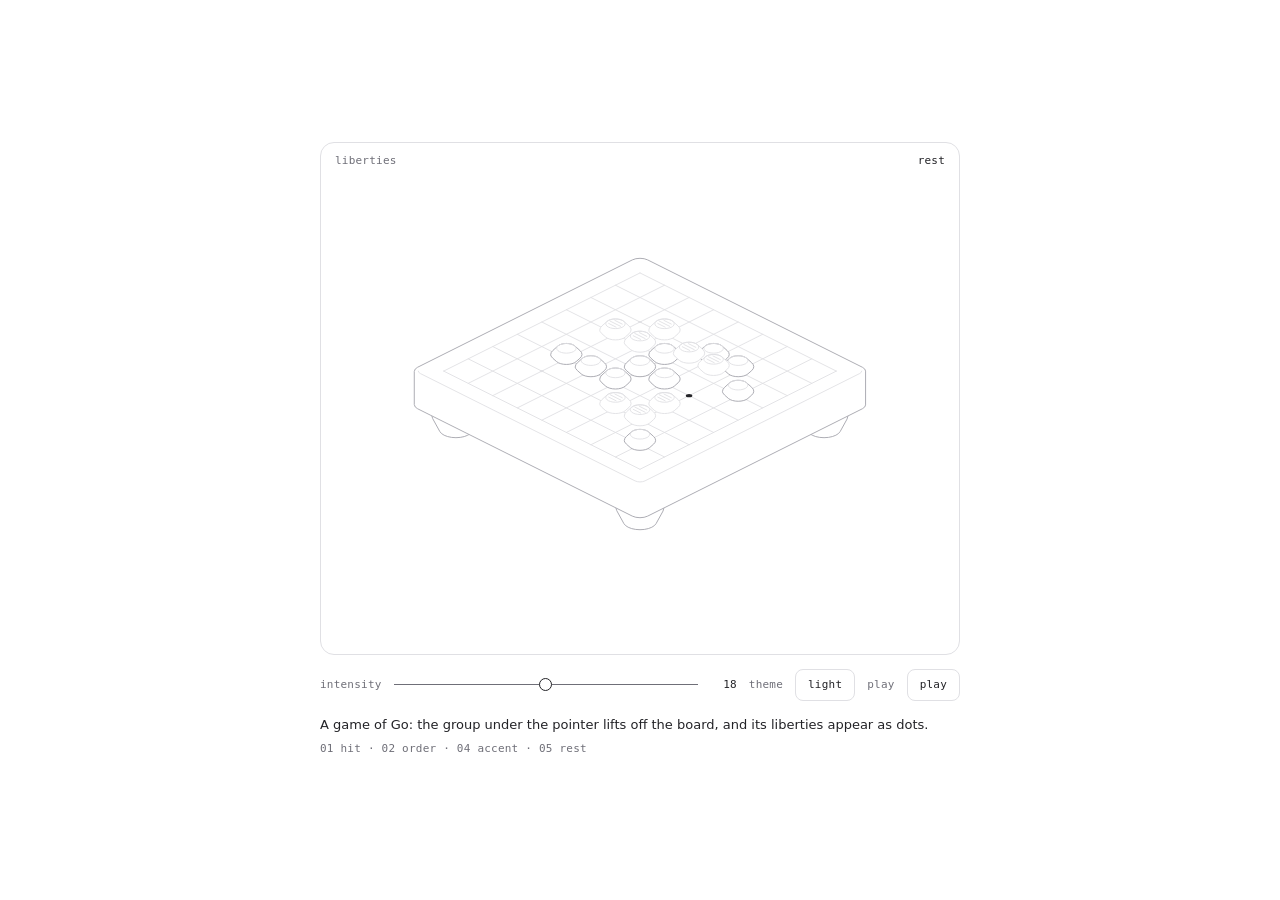
<file: hairline-liberties.html>
<!doctype html>
<html lang="en">
<head>
<meta charset="utf-8">
<meta name="viewport" content="width=device-width, initial-scale=1">
<title>Hairline figure</title>
<link rel="icon" href="data:,">
<style>
  :root { color-scheme: light; --ground: #ffffff; --ink: #232327; --muted: #6f6f78; --line: #e0e0e4; }
  @media (prefers-color-scheme: dark) {
    :root:not([data-theme="light"]) { color-scheme: dark; --ground: #08090a; --ink: #d0d6e0; --muted: #8a8c95; --line: #29292d; }
  }
  :root[data-theme="dark"] { color-scheme: dark; --ground: #08090a; --ink: #d0d6e0; --muted: #8a8c95; --line: #29292d; }
  :root[data-theme="light"] { color-scheme: light; }
  * { box-sizing: border-box; }
  body {
    margin: 0; min-height: 100vh; display: grid; place-items: center; padding: 24px 16px;
    background: var(--ground); color: var(--ink);
    font: 13px/1.5 ui-sans-serif, system-ui, -apple-system, "Segoe UI", sans-serif; -webkit-font-smoothing: antialiased;
  }
  main { width: 100%; max-width: 640px; }
  .plate { position: relative; border: 1px solid var(--line); border-radius: 14px; overflow: hidden; }
  .tag, .label, output, button { font: 11px/1 ui-monospace, SFMono-Regular, Menlo, Consolas, monospace; letter-spacing: 0.02em; }
  .tag { position: absolute; top: 12px; z-index: 1; color: var(--muted); pointer-events: none; }
  #name { left: 14px; }
  #read { right: 14px; color: var(--ink); font-variant-numeric: tabular-nums; }
  .controls { display: flex; flex-wrap: wrap; align-items: center; gap: 4px 12px; margin-top: 14px; }
  .label { color: var(--muted); }
  input[type="range"] {
    flex: 1 1 96px; min-width: 0; height: 32px; margin: 0; background: transparent; cursor: pointer;
    -webkit-appearance: none; appearance: none;
  }
  input[type="range"]::-webkit-slider-runnable-track { height: 1px; background: var(--muted); }
  input[type="range"]::-webkit-slider-thumb {
    -webkit-appearance: none; width: 13px; height: 13px; margin-top: -6px; border-radius: 50%;
    border: 1px solid var(--ink); background: var(--ground);
  }
  input[type="range"]::-moz-range-track { height: 1px; background: var(--muted); }
  input[type="range"]::-moz-range-thumb { width: 11px; height: 11px; border-radius: 50%; border: 1px solid var(--ink); background: var(--ground); }
  input[type="range"]:focus-visible, button:focus-visible { outline: 1.5px solid var(--ink); outline-offset: 2px; }
  output { min-width: 4ch; text-align: right; font-variant-numeric: tabular-nums; }
  button {
    height: 32px; padding: 0 12px; border: 1px solid var(--line); border-radius: 8px;
    background: transparent; color: var(--ink); cursor: pointer;
  }
  #play[aria-pressed="true"] { background: var(--ink); color: var(--ground); border-color: var(--ink); }
  #means { margin: 14px 0 0; text-wrap: pretty; }
  #rules { margin: 6px 0 0; line-height: 1.6; }
  #error { margin: 12px 0 0; padding-left: 10px; border-left: 1px solid var(--ink); }
</style>
</head>
<body>
<main>
  <div class="plate">
    <span class="tag" id="name"></span>
    <span class="tag" id="read"></span>
    <div id="stage"></div>
  </div>
  <div class="controls">
    <label class="label" for="intensity">intensity</label>
    <input id="intensity" type="range" min="0" max="1" step="0.01" value="0.5">
    <output id="value" for="intensity"></output>
    <span class="label">theme</span>
    <button id="theme" type="button" aria-label="Switch between the light and the dark theme"></button>
    <span class="label">play</span>
    <button id="play" type="button" aria-pressed="false">play</button>
  </div>
  <p id="means"></p>
  <p id="rules" class="label"></p>
  <p id="error" role="alert" hidden></p>
</main>
<script id="hl-kernel">
/* hairline kernel sha256:3a19aa2640ba8c6c306184d05fddfbd4f3323a6ebd9217dd3cbb38e9db74991c */
/*
 * HL: everything a figure may call. Read this index; the code under it is the
 * package's src/core, unchanged, and a figure should not need to read it.
 *
 * Every figure is drawn in a 400 × 320 viewBox. World space is x/y on the
 * ground and z up. Plates are filled with the ground colour and painted back
 * to front, so a nearer one covers a farther one: append in that order. At
 * the default camera, Cam(45, 0.5, S), +x runs down to the right and +y down
 * to the left, so the corner with the largest x and y is nearest the viewer:
 * append by ascending x + y, from the far corner (smallest x and y) to it.
 *
 * Camera
 *   Cam(azDeg, k, S)                       a camera: azimuth in degrees, k = sin(elevation) (0.5 is the 2:1 view), S = scale
 *   fit(C, points, cx, cy)                 centres the box of [x, y, z] points on (cx, cy); call it once, before proj
 *                                          it only centres, it never scales: choose S by trying values, with the most extreme pose in points.
 *                                          The six figures use S 1.42 to 2.12; the boxes they fit come out 230 to 310 wide and 180 to 245 tall
 *   proj(C)                                returns P(x, y, z), which gives [sx, sy]
 *   unproj(C, sx, sy, z)                   the world [x, y] under a screen point, on the plane at height z
 *   facing(C)                              returns front(sample): whether a ring sample faces the camera
 * Rounded solids
 *   rrect(u0, v0, u1, v1, r, n)            a rounded rectangle, as a ring of samples {u, v, nu, nv}
 *   circ(R, n)                             a circle, as a ring
 *   rings(x0, y0, x1, y1, r, b)            [ring, inner]: a rounded footprint and its crease ring, inset by b
 *                                          r, the corner radius, is cut to half the shorter side. b, the crease's inset in world units
 *                                          (0.6 to 2.2 in the figures), must stay under half the shorter side or the crease turns inside out
 *   prism(P, front, ring, inner, z0, z1)   {sil, crease}: a solid standing from z0 to z1, as two path strings
 *   ringAt(P, ring, z)                     the ring's points, projected at height z
 *   run(ring, keep)                        the one cyclic run of samples that pass keep
 *   hull(points)                           the convex hull of screen points
 *   extremes(P, ring)                      [left, right, nearest] samples: where dashed drops fall from
 *   fillet(points, radii, n)               rounds every vertex of a closed polygon; returns the new points
 *                                          radii is an array, one radius per vertex, each cut to half its shorter edge; a single number gives NaN.
 *                                          n is the steps round each corner, default 4: each vertex becomes n + 1 points
 *   ghost(P, front, ring, z0, depth)       a reflection's path {d, y0, y1}; reflect() draws it for you
 * Paths and numbers
 *   poly(points)                           a closed path string
 *   open(points)                           an open polyline string
 *   seg(a, b)                              one segment between two screen points [sx, sy], as its own subpath; project world points with P first
 *   clamp(v, a, b)
 *   lerp(a, b, t)
 *   rad(deg)
 *   r2(n)                                  two decimals
 * The continuous clock: one spring per moving number
 *   spring(x, opts)                        at rest on x; write .t to retarget; opts {k, c, m, eps}, default k 100, c 18, m 1
 *   stepS(sp, dt)                          advances by dt seconds; returns whether it is still moving
 * The discrete clock: a 700ms tween on (.32, .72, 0, 1)
 *   tween(v, dur)                          at rest on v; dur defaults to 700 (ms)
 *   tset(tw, to, now, delay)               retargets from where it is, after delay ms: the stagger
 *                                          the same target again does nothing, so calling it on every pointer move is safe
 *   tval(tw, now)                          its value at now
 *   tdone(tw, now)                         whether it has landed
 *   bezier(x1, y1, x2, y2)                 a CSS cubic-bezier, as a function of progress
 *   EASE_LIFT                              the lift curve itself
 *   reducedMotion()                        true when the reader asked for less motion; springs and tweens already land at once
 *   setReducedMotion(on)                   the loop's business, not a figure's
 * Drawing
 *   mk(tag, attrs, parent)                 one svg element: the only way a figure makes a node
 *   solid(parent)                          {g, sil, cr}: a group holding a silhouette path and a crease path
 *   put(solid, paths)                      writes prism()'s {sil, crease} into solid()'s {sil, cr}: sil into sil, crease into cr
 *   flatDot(parent, C, r, cls)             a dot lying on the ground plane; cls is "dot", "dot m" or "dot off"
 *   place(el, point)                       moves a dot or a circle to [sx, sy]
 *   reflect(svg, parent, P, front, ring, z0, depth)   a fading mirror under a solid
 *   fade(svg, y0, y1, a0)                  a vertical fade, as a mask; returns the value for a mask attribute
 * Life
 *   register(stage, tick)                  joins the one frame loop; tick(dt in seconds, now in ms) returns true to ask for another frame; gives {wake, unregister}
 *   pointer(stage, handlers)               {move(point), down(point), leave()}, points in viewBox units; returns its disposer
 *   disposer()                             {add, on, dispose}: collects tear-down, so destroy is bag.dispose
 * The bench's business, not a figure's
 *   css(lightDark)
 *   inject(root)
 *   tour(stage, stops, onStop)             an unseen pointer that walks the stops, [x, y] in viewBox units or null to leave, and gives way to a real one; onStop(i) on each arrival; returns {stop}
 *   LAP                                    the default stops: a diamond around the centre, then a leave
 *
 * Classes, on path, polygon, ellipse and line. They are the whole palette; a
 * figure sets no colour, width or fill of its own.
 *     (none)   filled with the ground colour, medium stroke
 *     sil      the silhouette's stroke        hi    the bright stroke: the only highlight
 *     lo       the dim stroke                 nf    no fill        fo   fill only, no stroke
 *     dash     a dashed guide
 *     dot      a bright dot                   dot m   a medium dot     dot off   a dim dot
 */
var HL = (() => {
  var __defProp = Object.defineProperty;
  var __getOwnPropDesc = Object.getOwnPropertyDescriptor;
  var __getOwnPropNames = Object.getOwnPropertyNames;
  var __hasOwnProp = Object.prototype.hasOwnProperty;
  var __export = (target, all) => {
    for (var name in all)
      __defProp(target, name, { get: all[name], enumerable: true });
  };
  var __copyProps = (to, from, except, desc) => {
    if (from && typeof from === "object" || typeof from === "function") {
      for (let key of __getOwnPropNames(from))
        if (!__hasOwnProp.call(to, key) && key !== except)
          __defProp(to, key, { get: () => from[key], enumerable: !(desc = __getOwnPropDesc(from, key)) || desc.enumerable });
    }
    return to;
  };
  var __toCommonJS = (mod) => __copyProps(__defProp({}, "__esModule", { value: true }), mod);

  // packages/hairline/src/core/kernel.ts
  var kernel_exports = {};
  __export(kernel_exports, {
    Cam: () => Cam,
    EASE_LIFT: () => EASE_LIFT,
    LAP: () => LAP,
    bezier: () => bezier,
    circ: () => circ,
    clamp: () => clamp,
    css: () => css,
    disposer: () => disposer,
    extremes: () => extremes,
    facing: () => facing,
    fade: () => fade,
    fillet: () => fillet,
    fit: () => fit,
    flatDot: () => flatDot,
    ghost: () => ghost,
    hull: () => hull,
    inject: () => inject,
    lerp: () => lerp,
    mk: () => mk,
    open: () => open,
    place: () => place,
    pointer: () => pointer,
    poly: () => poly,
    prism: () => prism,
    proj: () => proj,
    put: () => put,
    r2: () => r2,
    rad: () => rad,
    reducedMotion: () => reducedMotion,
    reflect: () => reflect,
    register: () => register,
    ringAt: () => ringAt,
    rings: () => rings,
    rrect: () => rrect,
    run: () => run,
    seg: () => seg,
    setReducedMotion: () => setReducedMotion,
    solid: () => solid,
    spring: () => spring,
    stepS: () => stepS,
    tdone: () => tdone,
    tour: () => tour,
    tset: () => tset,
    tval: () => tval,
    tween: () => tween,
    unproj: () => unproj
  });

  // packages/hairline/src/core/iso.ts
  var clamp = (v, a, b) => Math.max(a, Math.min(b, v));
  var lerp = (a, b, t) => a + (b - a) * t;
  var rad = (d) => d * Math.PI / 180;
  var r2 = (n) => Math.round(n * 100) / 100;
  var poly = (pts) => "M" + pts.map((p) => r2(p[0]) + " " + r2(p[1])).join("L") + "Z";
  var seg = (a, b) => `M${r2(a[0])} ${r2(a[1])}L${r2(b[0])} ${r2(b[1])}`;
  var open = (pts) => pts.length < 2 ? "" : "M" + pts.map((p) => r2(p[0]) + " " + r2(p[1])).join("L");
  var Cam = (azDeg, k, S) => ({ az: rad(azDeg), k, S, ox: 0, oy: 0 });
  function proj(C) {
    const c = Math.cos(C.az), s = Math.sin(C.az), zf = Math.sqrt(1 - C.k * C.k);
    return (x, y, z) => {
      const X = x * c - y * s, Y = x * s + y * c;
      return [C.ox + C.S * X, C.oy + C.S * (Y * C.k - z * zf)];
    };
  }
  function unproj(C, sx, sy, z) {
    const c = Math.cos(C.az), s = Math.sin(C.az), zf = Math.sqrt(1 - C.k * C.k);
    const X = (sx - C.ox) / C.S, Y = ((sy - C.oy) / C.S + z * zf) / C.k;
    return [X * c + Y * s, -X * s + Y * c];
  }
  function fit(C, pts, cx, cy) {
    C.ox = 0;
    C.oy = 0;
    const P = proj(C);
    let a = 1e9, b = -1e9, c = 1e9, d = -1e9;
    for (const p of pts) {
      const q = P(p[0], p[1], p[2]);
      a = Math.min(a, q[0]);
      b = Math.max(b, q[0]);
      c = Math.min(c, q[1]);
      d = Math.max(d, q[1]);
    }
    C.ox = cx - (a + b) / 2;
    C.oy = cy - (c + d) / 2;
  }
  function rrect(u0, v0, u1, v1, r, n = 4) {
    r = Math.max(0, Math.min(r, (u1 - u0) / 2, (v1 - v0) / 2));
    const out = [];
    for (const [cu, cv, a0] of [[u1 - r, v1 - r, 0], [u0 + r, v1 - r, 90], [u0 + r, v0 + r, 180], [u1 - r, v0 + r, 270]])
      for (let k = 0; k <= n; k++) {
        const a = rad(a0 + 90 * k / n), ca = Math.cos(a), sa = Math.sin(a);
        out.push({ u: cu + r * ca, v: cv + r * sa, nu: ca, nv: sa });
      }
    return out;
  }
  function circ(R, n = 96) {
    const out = [];
    for (let k = 0; k < n; k++) {
      const a = k / n * Math.PI * 2, ca = Math.cos(a), sa = Math.sin(a);
      out.push({ u: R * ca, v: R * sa, nu: ca, nv: sa });
    }
    return out;
  }
  function hull(input) {
    const pts = input.slice().sort((a, b) => a[0] - b[0] || a[1] - b[1]);
    const x = (o, a, b) => (a[0] - o[0]) * (b[1] - o[1]) - (a[1] - o[1]) * (b[0] - o[0]);
    const lo = [], up = [];
    for (const p of pts) {
      while (lo.length > 1 && x(lo[lo.length - 2], lo[lo.length - 1], p) <= 0) lo.pop();
      lo.push(p);
    }
    for (let i = pts.length - 1; i >= 0; i--) {
      const p = pts[i];
      while (up.length > 1 && x(up[up.length - 2], up[up.length - 1], p) <= 0) up.pop();
      up.push(p);
    }
    lo.pop();
    up.pop();
    return lo.concat(up);
  }
  var ringAt = (P, ring, z) => ring.map((q) => P(q.u, q.v, z));
  var facing = (C) => {
    const s = Math.sin(C.az), c = Math.cos(C.az);
    return (q) => q.nu * s + q.nv * c >= -1e-6;
  };
  function run(ring, keep) {
    const n = ring.length;
    let s = -1;
    for (let i = 0; i < n; i++) if (keep(ring[i]) && !keep(ring[(i + n - 1) % n])) {
      s = i;
      break;
    }
    if (s < 0) return keep(ring[0]) ? ring.slice() : [];
    const out = [];
    for (let k = 0; k < n && keep(ring[(s + k) % n]); k++) out.push(ring[(s + k) % n]);
    return out;
  }
  function prism(P, front, ring, inner, z0, z1) {
    return {
      sil: poly(hull(ringAt(P, ring, z1).concat(ringAt(P, ring, z0)))),
      crease: inner ? open(ringAt(P, run(inner, front), z1)) : ""
    };
  }
  var rings = (x0, y0, x1, y1, r, b) => [
    rrect(x0, y0, x1, y1, r),
    rrect(x0 + b, y0 + b, x1 - b, y1 - b, Math.max(0.3, r - b))
  ];
  function extremes(P, ring) {
    const pr = ring.map((q) => P(q.u, q.v, 0));
    let a = 0, b = 0, c = 0;
    pr.forEach((p, k) => {
      if (p[0] < pr[a][0]) a = k;
      if (p[0] > pr[b][0]) b = k;
      if (p[1] > pr[c][1]) c = k;
    });
    return [ring[a], ring[b], ring[c]];
  }
  function fillet(pts, rs, n = 4) {
    const m = pts.length, out = [];
    for (let i = 0; i < m; i++) {
      const a = pts[(i + m - 1) % m], p = pts[i], b = pts[(i + 1) % m];
      const la = Math.hypot(a[0] - p[0], a[1] - p[1]), lb = Math.hypot(b[0] - p[0], b[1] - p[1]);
      const t = Math.min(rs[i], la / 2, lb / 2);
      const p1 = [p[0] + (a[0] - p[0]) / la * t, p[1] + (a[1] - p[1]) / la * t];
      const p2 = [p[0] + (b[0] - p[0]) / lb * t, p[1] + (b[1] - p[1]) / lb * t];
      for (let k = 0; k <= n; k++) {
        const s = k / n, w = 1 - s;
        out.push([w * w * p1[0] + 2 * w * s * p[0] + s * s * p2[0], w * w * p1[1] + 2 * w * s * p[1] + s * s * p2[1]]);
      }
    }
    return out;
  }
  function ghost(P, front, ring, z0, depth) {
    const f = run(ring, front), lowP = ringAt(P, f, z0 - depth);
    return {
      d: open(lowP) + [f[0], f[f.length - 1]].map((q) => seg(P(q.u, q.v, z0), P(q.u, q.v, z0 - depth))).join(""),
      y0: Math.min(...ringAt(P, f, z0).map((p) => p[1])),
      y1: Math.max(...lowP.map((p) => p[1])) + 2
    };
  }

  // packages/hairline/src/core/motion.ts
  var reduced = false;
  var setReducedMotion = (on) => {
    reduced = on;
  };
  var reducedMotion = () => reduced;
  function spring(x, o = {}) {
    return { x, v: 0, t: x, k: o.k ?? 100, c: o.c ?? 18, m: o.m ?? 1, eps: o.eps ?? 0.01 };
  }
  function stepS(sp, dt) {
    if (reduced) {
      sp.x = sp.t;
      sp.v = 0;
      return false;
    }
    const n = Math.max(1, Math.ceil(dt * 240)), h = dt / n;
    for (let i = 0; i < n; i++) {
      const a = (-sp.k * (sp.x - sp.t) - sp.c * sp.v) / sp.m;
      sp.v += a * h;
      sp.x += sp.v * h;
    }
    if (Math.abs(sp.x - sp.t) < sp.eps && Math.abs(sp.v) < sp.eps * 10) {
      sp.x = sp.t;
      sp.v = 0;
      return false;
    }
    return true;
  }
  function bezier(x1, y1, x2, y2) {
    const cx = 3 * x1, bx = 3 * (x2 - x1) - cx, ax = 1 - cx - bx;
    const cy = 3 * y1, by = 3 * (y2 - y1) - cy, ay = 1 - cy - by;
    const X = (u) => ((ax * u + bx) * u + cx) * u;
    const Y = (u) => ((ay * u + by) * u + cy) * u;
    const dX = (u) => (3 * ax * u + 2 * bx) * u + cx;
    return (t) => {
      if (t <= 0) return 0;
      if (t >= 1) return 1;
      let u = t;
      for (let i = 0; i < 8; i++) {
        const e = X(u) - t;
        if (Math.abs(e) < 1e-5) break;
        const d = dX(u);
        if (Math.abs(d) < 1e-6) break;
        u -= e / d;
      }
      if (!(u >= 0 && u <= 1) || Math.abs(X(u) - t) > 1e-4) {
        let lo = 0, hi = 1;
        u = t;
        for (let i = 0; i < 24; i++) {
          if (X(u) < t) lo = u;
          else hi = u;
          u = (lo + hi) / 2;
        }
      }
      return Y(u);
    };
  }
  var EASE_LIFT = bezier(0.32, 0.72, 0, 1);
  var tween = (v, dur = 700) => ({ from: v, to: v, t0: -1e9, dur });
  var tval = (tw, now) => {
    const p = clamp((now - tw.t0) / tw.dur, 0, 1);
    return tw.from + (tw.to - tw.from) * (reduced ? 1 : EASE_LIFT(p));
  };
  var tset = (tw, to, now, delay) => {
    if (tw.to === to) return;
    tw.from = tval(tw, now);
    tw.to = to;
    tw.t0 = now + delay;
  };
  var tdone = (tw, now) => reduced || now >= tw.t0 + tw.dur;

  // packages/hairline/src/core/stage.ts
  var NS = "http://www.w3.org/2000/svg";
  function mk(tag, attrs, parent) {
    const e = document.createElementNS(NS, tag);
    if (attrs) for (const k in attrs) e.setAttribute(k, String(attrs[k]));
    if (parent) parent.appendChild(e);
    return e;
  }
  function solid(parent) {
    const g = mk("g", {}, parent);
    return { g, sil: mk("path", { class: "sil" }, g), cr: mk("path", { class: "nf lo" }, g) };
  }
  var put = (el, s) => {
    el.sil.setAttribute("d", s.sil);
    el.cr.setAttribute("d", s.crease);
  };
  var flatDot = (parent, C, r, cls) => mk("ellipse", { rx: r2(r * C.S), ry: r2(r * C.S * C.k), class: cls }, parent);
  var place = (el, q) => {
    el.setAttribute("cx", String(r2(q[0])));
    el.setAttribute("cy", String(r2(q[1])));
  };
  var fid = 0;
  function fade(svg, y0, y1, a0 = 0.7) {
    const id = "hl-fd" + ++fid, defs = mk("defs", {}, svg);
    const lg = mk("linearGradient", { id: id + "g", gradientUnits: "userSpaceOnUse", x1: 0, y1: r2(y0), x2: 0, y2: r2(y1) }, defs);
    mk("stop", { offset: 0, "stop-color": "#fff", "stop-opacity": a0 }, lg);
    mk("stop", { offset: 1, "stop-color": "#fff", "stop-opacity": 0 }, lg);
    const m = mk("mask", { id, maskUnits: "userSpaceOnUse", x: 0, y: 0, width: 400, height: 320 }, defs);
    mk("rect", { x: 0, y: 0, width: 400, height: 320, fill: `url(#${id}g)` }, m);
    return `url(#${id})`;
  }
  function reflect(svg, parent, P, front, ring, z0, depth) {
    const r = ghost(P, front, ring, z0, depth);
    const gh = mk("g", { class: "ghost", mask: fade(svg, r.y0, r.y1) }, parent);
    mk("path", { d: r.d }, gh);
  }
  var boards = [];
  var byStage = /* @__PURE__ */ new Map();
  var raf = 0;
  var last = 0;
  var io = null;
  var rm = null;
  function frame(now) {
    const dt = Math.min(0.05, Math.max(0, (now - last) / 1e3));
    last = now;
    let any = false;
    for (const b of boards.slice()) if (b.vis && b.awake) {
      try {
        b.awake = !!b.tick(dt, now);
      } catch (err) {
        b.awake = false;
        setTimeout(() => {
          throw err;
        });
      }
      any = any || b.awake;
    }
    raf = any ? requestAnimationFrame(frame) : 0;
  }
  function wake(b) {
    b.awake = true;
    if (!raf) {
      last = performance.now();
      raf = requestAnimationFrame(frame);
    }
  }
  var onMotion = () => {
    setReducedMotion(!!rm?.matches);
    boards.forEach(wake);
  };
  function start() {
    if (io) return;
    io = new IntersectionObserver((es) => {
      for (const e of es) {
        const set = byStage.get(e.target);
        if (!set) continue;
        for (const b of set) {
          b.vis = e.isIntersecting;
          if (b.vis) wake(b);
        }
      }
    }, { rootMargin: "80px" });
    rm = matchMedia("(prefers-reduced-motion: reduce)");
    setReducedMotion(rm.matches);
    rm.addEventListener("change", onMotion);
  }
  function stop() {
    if (raf) cancelAnimationFrame(raf);
    raf = 0;
    io?.disconnect();
    io = null;
    rm?.removeEventListener("change", onMotion);
    rm = null;
  }
  function register(stage, tick) {
    start();
    const b = { stage, tick, vis: false, awake: true };
    boards.push(b);
    const peers = byStage.get(stage);
    if (peers) {
      for (const p of peers) b.vis = p.vis;
      peers.add(b);
      if (b.vis) wake(b);
    } else {
      byStage.set(stage, /* @__PURE__ */ new Set([b]));
      io.observe(stage);
    }
    tick(0, performance.now());
    let gone = false;
    return {
      wake: () => {
        if (!gone) wake(b);
      },
      unregister: () => {
        if (gone) return;
        gone = true;
        boards = boards.filter((x) => x !== b);
        const set = byStage.get(stage);
        if (set) {
          set.delete(b);
          if (!set.size) {
            byStage.delete(stage);
            io?.unobserve(stage);
          }
        }
        if (!boards.length) stop();
      }
    };
  }
  var handlers = /* @__PURE__ */ new WeakMap();
  var touring = /* @__PURE__ */ new WeakMap();
  function pointer(stage, on) {
    handlers.set(stage, on);
    let tm = 0;
    const pt = (e) => {
      const r = stage.getBoundingClientRect();
      return [(e.clientX - r.left) / r.width * 400, (e.clientY - r.top) / r.height * 320];
    };
    const move = (e) => {
      clearTimeout(tm);
      touring.get(stage)?.hold();
      on.move(pt(e), e);
    };
    const down = (e) => {
      clearTimeout(tm);
      touring.get(stage)?.hold();
      if (e.pointerType !== "mouse") stage.releasePointerCapture?.(e.pointerId);
      if (on.down) on.down(pt(e), e);
      else on.move(pt(e), e);
    };
    const leave = (e) => {
      clearTimeout(tm);
      tm = window.setTimeout(() => {
        on.leave(e);
        touring.get(stage)?.release();
      }, e.pointerType === "mouse" ? 0 : 1400);
    };
    stage.addEventListener("pointermove", move);
    stage.addEventListener("pointerdown", down);
    stage.addEventListener("pointerleave", leave);
    return () => {
      clearTimeout(tm);
      if (handlers.get(stage) === on) handlers.delete(stage);
      stage.removeEventListener("pointermove", move);
      stage.removeEventListener("pointerdown", down);
      stage.removeEventListener("pointerleave", leave);
    };
  }
  var LAP = [[128, 150], [200, 118], [272, 150], [200, 206], null];
  var TRAVEL = 900;
  var DWELL = 1200;
  var REST = 1800;
  var RESUME = 1200;
  var STAGGER = 450;
  var GHOST = { pointerType: "ghost" };
  var started = 0;
  function entry([x, y]) {
    const dx = x - 200, dy = y - 160;
    if (!dx && !dy) return [200, 320];
    const k = Math.min(dx ? (dx > 0 ? 200 : -200) / dx : Infinity, dy ? (dy > 0 ? 160 : -160) / dy : Infinity);
    return [200 + dx * k, 160 + dy * k];
  }
  function tour(stage, stops, onStop) {
    let i = 0;
    let wait = RESUME + STAGGER * (started++ % 4);
    let t = -1;
    let at = null;
    let origin = [200, 320];
    let hand = false, keys = stage.contains(stage.ownerDocument.activeElement);
    let gone = false;
    const leave = () => {
      at = null;
      t = -1;
      handlers.get(stage)?.leave(GHOST);
    };
    const tick = (dt) => {
      if (hand || keys || !stops.length) return false;
      if (reducedMotion()) {
        if (at) leave();
        return false;
      }
      if (wait > 0) {
        wait -= dt * 1e3;
        return true;
      }
      const stop2 = stops[i];
      if (stop2 === null) {
        if (at) leave();
        onStop?.(i);
        i = (i + 1) % stops.length;
        wait = REST;
        return true;
      }
      const h = handlers.get(stage);
      if (!h) return true;
      if (t < 0) {
        origin = at ?? entry(stop2);
        t = 0;
      }
      t = Math.min(TRAVEL, t + dt * 1e3);
      const k = EASE_LIFT(t / TRAVEL);
      at = [origin[0] + (stop2[0] - origin[0]) * k, origin[1] + (stop2[1] - origin[1]) * k];
      h.move(at, GHOST);
      if (t < TRAVEL) return true;
      onStop?.(i);
      i = (i + 1) % stops.length;
      t = -1;
      wait = DWELL;
      return true;
    };
    const take = () => {
      at = null;
      t = -1;
    };
    const give = () => {
      if (hand || keys) return;
      i = 0;
      t = -1;
      wait = RESUME;
      board.wake();
    };
    const me = {
      hold: () => {
        hand = true;
        take();
      },
      release: () => {
        if (!hand) return;
        hand = false;
        give();
      }
    };
    const focusIn = () => {
      keys = true;
      take();
    };
    const focusOut = (e) => {
      if (keys && !stage.contains(e.relatedTarget)) {
        keys = false;
        give();
      }
    };
    stage.addEventListener("focusin", focusIn);
    stage.addEventListener("focusout", focusOut);
    touring.set(stage, me);
    const board = register(stage, tick);
    return {
      stop: () => {
        if (gone) return;
        gone = true;
        board.unregister();
        stage.removeEventListener("focusin", focusIn);
        stage.removeEventListener("focusout", focusOut);
        if (touring.get(stage) === me) touring.delete(stage);
        if (at) leave();
      }
    };
  }
  function disposer() {
    let fns = [];
    return {
      add: (fn) => {
        fns.push(fn);
      },
      on: (target, type, fn, opts) => {
        const h = fn;
        target.addEventListener(type, h, opts);
        fns.push(() => target.removeEventListener(type, h, opts));
      },
      dispose: () => {
        const run2 = fns;
        fns = [];
        for (let i = run2.length - 1; i >= 0; i--) run2[i]();
      }
    };
  }

  // packages/hairline/src/core/styles.ts
  var LIGHT = { plate: "#ffffff", hi: "#232327", edge: "#a4a4ac", mid: "#c3c3c9", lo: "#e0e0e4" };
  var DARK = { plate: "#08090a", hi: "#d0d6e0", edge: "#5b5d64", mid: "#3e3e44", lo: "#29292d" };
  var KEYS = ["plate", "hi", "edge", "mid", "lo"];
  var vars = (p) => KEYS.map((k) => `--hl-${k}:var(--hairline-${k},${p[k]});`).join("");
  var EASE = "cubic-bezier(0.5,0,0.1,1)";
  var SVG = ":where([data-hairline]>svg)";
  function css(lightDark) {
    const both = Object.fromEntries(KEYS.map((k) => [k, `light-dark(${LIGHT[k]},${DARK[k]})`]));
    return [
      // the box, and the palette: light unless something below says otherwise
      `:where([data-hairline]){display:block;position:relative;aspect-ratio:5/4;touch-action:pan-y;user-select:none;-webkit-user-select:none;--hl-sw:var(--hairline-stroke,0.9);${vars(LIGHT)}}`,
      // the page's color-scheme
      lightDark ? `:where([data-hairline]){${vars(both)}}` : "",
      // an ancestor that says dark
      `:where(.dark,[data-theme="dark"]) :where([data-hairline]){${vars(DARK)}}`,
      // the figure's own theme option
      `:where([data-hairline][data-hairline-theme="light"]){${vars(LIGHT)}}`,
      `:where([data-hairline][data-hairline-theme="dark"]){${vars(DARK)}}`,
      `:where([data-hairline]:focus-visible){outline:1.5px solid var(--hl-hi);outline-offset:2px}`,
      `${SVG}{position:absolute;inset:0;width:100%;height:100%;display:block}`,
      // Riffle's live region: read, not seen
      `:where([data-hairline]>[data-hairline-live]){position:absolute;width:1px;height:1px;margin:-1px;padding:0;border:0;overflow:hidden;clip-path:inset(50%);white-space:nowrap}`,
      // the drawing: plates are filled with the plate colour and painted back to front
      `${SVG} :where(path,polygon,ellipse,line){fill:var(--hl-plate);stroke:var(--hl-mid);stroke-width:var(--hl-sw);vector-effect:non-scaling-stroke;stroke-linejoin:round;stroke-linecap:round;transition:stroke 260ms ${EASE}}`,
      `${SVG} :where(.nf){fill:none}`,
      `${SVG} :where(.fo){stroke:none}`,
      `${SVG} :where(.sil){stroke:var(--hl-edge)}`,
      `${SVG} :where(.hi){stroke:var(--hl-hi)}`,
      `${SVG} :where(.lo){stroke:var(--hl-lo)}`,
      `${SVG} :where(.dash){stroke-dasharray:1 3}`,
      `${SVG} :where(.dot){stroke:none;fill:var(--hl-hi);transition:fill 260ms ${EASE}}`,
      `${SVG} :where(.dot.m){fill:var(--hl-edge)}`,
      `${SVG} :where(.dot.off){fill:var(--hl-lo)}`,
      `${SVG} :where(.ghost path){fill:none;stroke:var(--hl-mid)}`
    ].join("");
  }
  var done = /* @__PURE__ */ new WeakSet();
  function inject(root) {
    if (done.has(root)) return;
    done.add(root);
    const doc = root.nodeType === 9 ? root : root.ownerDocument;
    const win = doc.defaultView;
    const text = css(!!win?.CSS?.supports?.("color", "light-dark(#000,#fff)"));
    if (win && "adoptedStyleSheets" in root) {
      try {
        const sheet = new win.CSSStyleSheet();
        sheet.replaceSync(text);
        root.adoptedStyleSheets = [...root.adoptedStyleSheets, sheet];
        return;
      } catch {
      }
    }
    const style = doc.createElement("style");
    style.setAttribute("data-hairline-style", "");
    style.textContent = text;
    (root.nodeType === 9 ? doc.head ?? doc.documentElement : root).appendChild(style);
  }
  return __toCommonJS(kernel_exports);
})();
/* /hairline kernel */
</script>
<script id="hl-bench">
/*
 * The bench: the page a figure is shown on. It makes the host and the svg the
 * way the package's mount does, hands them to the figure, and owns everything
 * around it: the read-out, the slider, the theme, the line under the stage.
 */
(() => {
  const RULES = ["hit", "order", "reach", "accent", "rest", "honesty", "cost", "clock", "radius", "quiet"];
  const $ = (id) => document.getElementById(id);
  const root = document.documentElement, params = new URLSearchParams(location.search);

  /* the theme: the system's until the switch is pressed, then the switch's */
  const dark = () => (root.dataset.theme ? root.dataset.theme === "dark" : matchMedia("(prefers-color-scheme: dark)").matches);
  const label = () => { $("theme").textContent = dark() ? "dark" : "light"; };
  $("theme").addEventListener("click", () => { root.dataset.theme = dark() ? "light" : "dark"; label(); });
  /* ?theme=light or ?theme=dark wins over the system's, as pressing the switch does */
  if (["light", "dark"].includes(params.get("theme"))) root.dataset.theme = params.get("theme");
  label();

  /* ?intensity=0 sets the slider before the figure mounts, for a look at either end */
  const i = (params.get("intensity") || "").trim();
  if (i && Number.isFinite(Number(i))) $("intensity").value = String(Math.min(1, Math.max(0, Number(i))));

  /* ?w=240 narrows the page, for a look at the size of a thumbnail */
  const w = Number(params.get("w"));
  if (w > 0) document.querySelector("main").style.maxWidth = w + "px";

  /* a figure that fails says so under the stage, instead of leaving an empty plate */
  addEventListener("error", (e) => {
    $("error").hidden = false;
    $("error").textContent = String((e.error && e.error.message) || e.message);
  });

  let mounted = false;
  window.hairline = (figure) => {
    if (mounted) throw new Error("hairline: one figure per page.");
    mounted = true;
    const stage = $("stage"), slider = $("intensity");

    /* intensity to the figure's own number: two straight lines that meet at 0.5, as in the package */
    const [lo, mid, hi] = figure.range;
    const at = (i) => Math.round((i <= 0.5 ? lo + (i / 0.5) * (mid - lo) : mid + ((i - 0.5) / 0.5) * (hi - mid)) * 1000) / 1000;

    HL.inject(document);
    stage.setAttribute("data-hairline", figure.name);
    stage.setAttribute("role", "img");
    stage.setAttribute("aria-label", figure.means);
    const svg = HL.mk("svg", { viewBox: "0 0 400 320", "aria-hidden": "true" }, stage);

    let text = null;
    const read = {
      get textContent() { return text; },
      set textContent(value) { text = value == null ? "" : String(value); $("read").textContent = text; },
    };

    document.title = "Hairline · " + figure.name;
    $("name").textContent = figure.name;
    $("means").textContent = figure.means;
    $("rules").textContent = figure.rules.map((n) => String(n).padStart(2, "0") + " " + RULES[n - 1]).join(" · ");
    const show = () => { $("value").textContent = String(at(Number(slider.value))); };
    show();

    const handle = figure.mount({ stage, svg, read }, at(Number(slider.value)));
    if (text === null) read.textContent = "rest";
    slider.addEventListener("input", () => { show(); handle.set(at(Number(slider.value))); });
    window.hairline.figure = handle;

    /* play: an unseen pointer walks the figure's tour (or HL.LAP) until a hand arrives; ?play=1 starts it on load */
    const play = $("play");
    window.hairline.playing = null;
    play.addEventListener("click", () => {
      const was = play.getAttribute("aria-pressed") === "true";
      if (was) { window.hairline.playing.stop(); window.hairline.playing = null; }
      else window.hairline.playing = HL.tour(stage, figure.tour || HL.LAP, (i) => { if (window.hairline.onStop) window.hairline.onStop(i); });
      play.setAttribute("aria-pressed", String(!was));
    });
    if (params.get("play") === "1") play.click();

    /* ?at=200,160 holds the pointer at a viewBox point, for a picture of the answer without a mouse */
    const p = (params.get("at") || "").split(",").map(Number);
    if (p.length === 2 && p.every(Number.isFinite)) {
      const r = stage.getBoundingClientRect();
      stage.dispatchEvent(new PointerEvent("pointermove", {
        pointerType: "mouse", pointerId: 1, bubbles: true,
        clientX: r.left + (p[0] / 400) * r.width, clientY: r.top + (p[1] / 320) * r.height,
      }));
    }
  };
})();
</script>
<script type="module" id="hl-figure">
/**
 * Liberties: a thick 9 × 9 goban on four gardenia feet, a game in the middle.
 * The pointer picks a stone; its whole group lifts off the board, staggered
 * outwards from the stone picked, and the group's liberties, the empty points
 * beside it, appear as dots on the board. At rest a white pair in atari sits
 * half lifted, and its one liberty is the bright mark. Black stones take the
 * silhouette stroke, white the dim one and the grain of clamshell. The
 * slider is the lift, in world units.
 */
const {
  Cam, circ, facing, fit, hull, poly, prism, proj, rings, ringAt, seg, unproj,
  tween, tset, tval, tdone, disposer, flatDot, mk, place, pointer, put, register, solid,
} = HL;

const N = 9, G = 16, M = 11, T = 18, F = 13, R = 7.2, SH = 5.6, STEP = 45, REST = 0.4, LMAX = 28;
const E = (N - 1) * G, X0 = -M, X1 = E + M;
const BLACK = [[2, 5], [3, 5], [4, 5], [4, 4], [4, 3], [5, 4], [5, 2], [6, 2], [7, 3], [7, 7]];
const WHITE = [[5, 3], [6, 3], [3, 2], [3, 3], [2, 3], [5, 6], [6, 6], [6, 5]];
const HOSHI = [[2, 2], [6, 2], [4, 4], [2, 6], [6, 6]];
// Turned profiles, as [radius share, height share] from the foot up.
const LENS = [[0.72, 0], [1, 0.42], [0.62, 1]], GARDENIA = [[0.7, 0], [1, 0.55], [0.78, 1]];

const disc = (cx, cy, r) => circ(r, 24).map((q) => ({ ...q, u: q.u + cx, v: q.v + cy }));
/** A turned solid: the hull of its rings is the silhouette; its top ring comes back for the crease. */
function turned(P, cx, cy, r, h, prof, z0) {
  const rs = prof.map(([s, z]) => ringAt(P, disc(cx, cy, r * s), z0 + z * h));
  return { sil: poly(hull(rs.flat())), top: rs[rs.length - 1] };
}

/** Stones joined into groups by flood fill, each group with its liberties. */
function position() {
  const at = new Map(), key = (i, j) => i + "," + j, nb = (i, j) => [[i - 1, j], [i + 1, j], [i, j - 1], [i, j + 1]];
  const stones = [];
  BLACK.forEach(([i, j]) => stones.push({ i, j, black: true }));
  WHITE.forEach(([i, j]) => stones.push({ i, j, black: false }));
  stones.forEach((s) => at.set(key(s.i, s.j), s));
  const groups = [];
  for (const s of stones) {
    if (s.g !== undefined) continue;
    const grp = { stones: [], libs: new Map(), black: s.black }, todo = [s];
    s.g = groups.length;
    while (todo.length) {
      const t = todo.pop();
      grp.stones.push(t);
      for (const [a, b] of nb(t.i, t.j)) {
        if (a < 0 || b < 0 || a >= N || b >= N) continue;
        const o = at.get(key(a, b));
        if (!o) grp.libs.set(key(a, b), [a, b]);
        else if (o.black === t.black && o.g === undefined) { o.g = s.g; todo.push(o); }
      }
    }
    groups.push(grp);
  }
  return { stones, groups };
}

function mount({ stage, svg, read }, value) {
  const bag = disposer();
  let lift = value;

  const C = Cam(45, 0.5, 1.36);
  const { stones, groups } = position();
  fit(C, [[X0, X0, -T - F], [X1, X1, -T - F], [X1, X0, -T - F], [X0, X1, -T - F],
    ...stones.map((s) => [s.i * G, s.j * G, LMAX + SH])], 200, 166);
  const P = proj(C), front = facing(C);
  const ATARI = groups.findIndex((g) => g.libs.size === 1);
  const mark = [...groups[ATARI].libs.values()][0];

  const g = mk("g", {}, svg);
  // Feet first, then the slab over them, then its grid and star points, then the stones back to front.
  for (const [fx, fy] of [[X0 + 15, X0 + 15], [X1 - 15, X0 + 15], [X0 + 15, X1 - 15], [X1 - 15, X1 - 15]]) {
    const el = solid(g);
    el.sil.setAttribute("d", turned(P, fx, fy, 11, F, GARDENIA, -T - F).sil);
  }
  const [br, bi] = rings(X0, X0, X1, X1, 5, 1.8);
  put(solid(g), prism(P, front, br, bi, -T, 0));
  let lines = "";
  for (let k = 0; k < N; k++) lines += seg(P(k * G, 0, 0), P(k * G, E, 0)) + seg(P(0, k * G, 0), P(E, k * G, 0));
  mk("path", { d: lines, class: "nf lo" }, g);
  for (const [i, j] of HOSHI) place(flatDot(g, C, 1, "dot off"), P(i * G, j * G, 0));
  const libs = mk("g", {}, g);

  stones.sort((a, b) => a.i + a.j - (b.i + b.j));
  for (const s of stones) {
    s.x = s.i * G; s.y = s.j * G;
    s.el = solid(g);
    if (!s.black) { s.el.sil.setAttribute("class", "lo"); s.grain = mk("path", { class: "nf lo" }, s.el.g); }
    s.tw = tween(s.g === ATARI ? lift * REST : 0);
    s.drawn = NaN;
  }

  function drawStone(s, z) {
    const t = turned(P, s.x, s.y, R, SH, LENS, z);
    s.el.sil.setAttribute("d", t.sil);
    s.el.cr.setAttribute("d", poly(t.top));
    if (s.grain) s.grain.setAttribute("d", [-2, 0, 2].map((o) => seg(P(s.x - 3.4 + Math.abs(o) * 0.5, s.y + o, z + SH), P(s.x + 3.4 - Math.abs(o) * 0.5, s.y + o, z + SH))).join(""));
  }

  const B = register(stage, (_dt, now) => {
    let moving = false;
    for (const s of stones) {
      const z = tval(s.tw, now);
      if (z !== s.drawn) { s.drawn = z; drawStone(s, z); }
      if (!tdone(s.tw, now)) moving = true;
    }
    return moving;
  });
  bag.add(B.unregister);

  /** The stone nearest the pointer on the plane through the stones' rest middles, which never moves. */
  function hit(p) {
    const [x, y] = unproj(C, p[0], p[1], SH / 2);
    let best = null, bd = G * 0.6;
    for (const s of stones) { const d = Math.hypot(s.x - x, s.y - y); if (d < bd) { bd = d; best = s; } }
    return best;
  }

  function dots(pts, cls) {
    libs.replaceChildren();
    for (const [i, j] of pts) place(flatDot(libs, C, 1.5, cls), P(i * G, j * G, 0));
  }

  let act = -1, origin = null;
  /** Lifts the group of stone s (null sets the rest pose). The stagger spreads from the stone picked, or the one let go. */
  function apply(s, delayed) {
    const a = s ? s.g : -1, o = s || origin, now = performance.now();
    act = a; origin = s;
    for (const st of stones) {
      const to = st.g === a ? lift : a < 0 && st.g === ATARI ? lift * REST : 0;
      const delay = delayed && o ? (Math.abs(st.i - o.i) + Math.abs(st.j - o.j)) * STEP : 0;
      tset(st.tw, to, now, delay);
      // White stones carry the dim stroke; it gives way to the bright one, since .lo is declared after .hi.
      st.el.sil.setAttribute("class", st.g === a ? "hi" : st.black ? "sil" : "lo");
    }
    if (a < 0) { dots([mark], "dot"); read.textContent = "rest"; }
    else {
      const grp = groups[a];
      dots([...grp.libs.values()], "dot m");
      read.textContent = `${grp.black ? "black" : "white"} ×${grp.stones.length} · ${grp.libs.size} lib`;
    }
    B.wake();
  }
  const pick = (s) => { if ((s ? s.g : -1) !== act) apply(s, true); };

  apply(null, false);
  bag.add(pointer(stage, { move: (p) => pick(hit(p)), leave: () => pick(null) }));
  bag.add(() => svg.replaceChildren());

  return {
    set: (v) => { lift = v; apply(origin, false); },
    destroy: bag.dispose,
  };
}

hairline({
  name: "liberties",
  means: "A game of Go: the group under the pointer lifts off the board, and its liberties appear as dots.",
  rules: [1, 2, 4, 5],
  range: [10, 18, 28],
  tour: [[200, 136], [246, 144], [200, 183], null],
  mount,
});
</script>
</body>
</html>
</file>
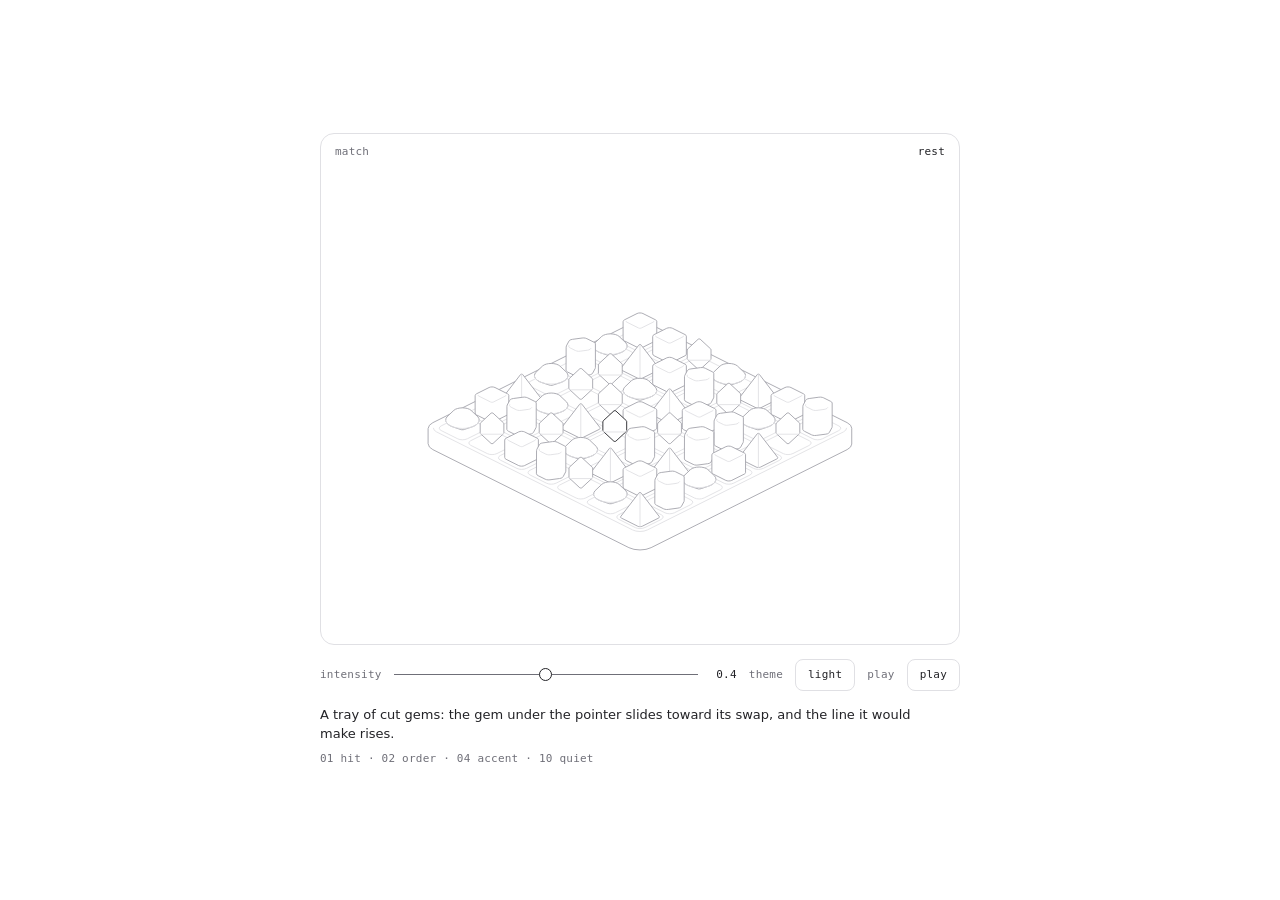
<file: hairline-match.html>
<!doctype html>
<html lang="en">
<head>
<meta charset="utf-8">
<meta name="viewport" content="width=device-width, initial-scale=1">
<title>Hairline figure</title>
<link rel="icon" href="data:,">
<style>
  :root { color-scheme: light; --ground: #ffffff; --ink: #232327; --muted: #6f6f78; --line: #e0e0e4; }
  @media (prefers-color-scheme: dark) {
    :root:not([data-theme="light"]) { color-scheme: dark; --ground: #08090a; --ink: #d0d6e0; --muted: #8a8c95; --line: #29292d; }
  }
  :root[data-theme="dark"] { color-scheme: dark; --ground: #08090a; --ink: #d0d6e0; --muted: #8a8c95; --line: #29292d; }
  :root[data-theme="light"] { color-scheme: light; }
  * { box-sizing: border-box; }
  body {
    margin: 0; min-height: 100vh; display: grid; place-items: center; padding: 24px 16px;
    background: var(--ground); color: var(--ink);
    font: 13px/1.5 ui-sans-serif, system-ui, -apple-system, "Segoe UI", sans-serif; -webkit-font-smoothing: antialiased;
  }
  main { width: 100%; max-width: 640px; }
  .plate { position: relative; border: 1px solid var(--line); border-radius: 14px; overflow: hidden; }
  .tag, .label, output, button { font: 11px/1 ui-monospace, SFMono-Regular, Menlo, Consolas, monospace; letter-spacing: 0.02em; }
  .tag { position: absolute; top: 12px; z-index: 1; color: var(--muted); pointer-events: none; }
  #name { left: 14px; }
  #read { right: 14px; color: var(--ink); font-variant-numeric: tabular-nums; }
  .controls { display: flex; flex-wrap: wrap; align-items: center; gap: 4px 12px; margin-top: 14px; }
  .label { color: var(--muted); }
  input[type="range"] {
    flex: 1 1 96px; min-width: 0; height: 32px; margin: 0; background: transparent; cursor: pointer;
    -webkit-appearance: none; appearance: none;
  }
  input[type="range"]::-webkit-slider-runnable-track { height: 1px; background: var(--muted); }
  input[type="range"]::-webkit-slider-thumb {
    -webkit-appearance: none; width: 13px; height: 13px; margin-top: -6px; border-radius: 50%;
    border: 1px solid var(--ink); background: var(--ground);
  }
  input[type="range"]::-moz-range-track { height: 1px; background: var(--muted); }
  input[type="range"]::-moz-range-thumb { width: 11px; height: 11px; border-radius: 50%; border: 1px solid var(--ink); background: var(--ground); }
  input[type="range"]:focus-visible, button:focus-visible { outline: 1.5px solid var(--ink); outline-offset: 2px; }
  output { min-width: 4ch; text-align: right; font-variant-numeric: tabular-nums; }
  button {
    height: 32px; padding: 0 12px; border: 1px solid var(--line); border-radius: 8px;
    background: transparent; color: var(--ink); cursor: pointer;
  }
  #play[aria-pressed="true"] { background: var(--ink); color: var(--ground); border-color: var(--ink); }
  #means { margin: 14px 0 0; text-wrap: pretty; }
  #rules { margin: 6px 0 0; line-height: 1.6; }
  #error { margin: 12px 0 0; padding-left: 10px; border-left: 1px solid var(--ink); }
</style>
</head>
<body>
<main>
  <div class="plate">
    <span class="tag" id="name"></span>
    <span class="tag" id="read"></span>
    <div id="stage"></div>
  </div>
  <div class="controls">
    <label class="label" for="intensity">intensity</label>
    <input id="intensity" type="range" min="0" max="1" step="0.01" value="0.5">
    <output id="value" for="intensity"></output>
    <span class="label">theme</span>
    <button id="theme" type="button" aria-label="Switch between the light and the dark theme"></button>
    <span class="label">play</span>
    <button id="play" type="button" aria-pressed="false">play</button>
  </div>
  <p id="means"></p>
  <p id="rules" class="label"></p>
  <p id="error" role="alert" hidden></p>
</main>
<script id="hl-kernel">
/* hairline kernel sha256:3a19aa2640ba8c6c306184d05fddfbd4f3323a6ebd9217dd3cbb38e9db74991c */
/*
 * HL: everything a figure may call. Read this index; the code under it is the
 * package's src/core, unchanged, and a figure should not need to read it.
 *
 * Every figure is drawn in a 400 × 320 viewBox. World space is x/y on the
 * ground and z up. Plates are filled with the ground colour and painted back
 * to front, so a nearer one covers a farther one: append in that order. At
 * the default camera, Cam(45, 0.5, S), +x runs down to the right and +y down
 * to the left, so the corner with the largest x and y is nearest the viewer:
 * append by ascending x + y, from the far corner (smallest x and y) to it.
 *
 * Camera
 *   Cam(azDeg, k, S)                       a camera: azimuth in degrees, k = sin(elevation) (0.5 is the 2:1 view), S = scale
 *   fit(C, points, cx, cy)                 centres the box of [x, y, z] points on (cx, cy); call it once, before proj
 *                                          it only centres, it never scales: choose S by trying values, with the most extreme pose in points.
 *                                          The six figures use S 1.42 to 2.12; the boxes they fit come out 230 to 310 wide and 180 to 245 tall
 *   proj(C)                                returns P(x, y, z), which gives [sx, sy]
 *   unproj(C, sx, sy, z)                   the world [x, y] under a screen point, on the plane at height z
 *   facing(C)                              returns front(sample): whether a ring sample faces the camera
 * Rounded solids
 *   rrect(u0, v0, u1, v1, r, n)            a rounded rectangle, as a ring of samples {u, v, nu, nv}
 *   circ(R, n)                             a circle, as a ring
 *   rings(x0, y0, x1, y1, r, b)            [ring, inner]: a rounded footprint and its crease ring, inset by b
 *                                          r, the corner radius, is cut to half the shorter side. b, the crease's inset in world units
 *                                          (0.6 to 2.2 in the figures), must stay under half the shorter side or the crease turns inside out
 *   prism(P, front, ring, inner, z0, z1)   {sil, crease}: a solid standing from z0 to z1, as two path strings
 *   ringAt(P, ring, z)                     the ring's points, projected at height z
 *   run(ring, keep)                        the one cyclic run of samples that pass keep
 *   hull(points)                           the convex hull of screen points
 *   extremes(P, ring)                      [left, right, nearest] samples: where dashed drops fall from
 *   fillet(points, radii, n)               rounds every vertex of a closed polygon; returns the new points
 *                                          radii is an array, one radius per vertex, each cut to half its shorter edge; a single number gives NaN.
 *                                          n is the steps round each corner, default 4: each vertex becomes n + 1 points
 *   ghost(P, front, ring, z0, depth)       a reflection's path {d, y0, y1}; reflect() draws it for you
 * Paths and numbers
 *   poly(points)                           a closed path string
 *   open(points)                           an open polyline string
 *   seg(a, b)                              one segment between two screen points [sx, sy], as its own subpath; project world points with P first
 *   clamp(v, a, b)
 *   lerp(a, b, t)
 *   rad(deg)
 *   r2(n)                                  two decimals
 * The continuous clock: one spring per moving number
 *   spring(x, opts)                        at rest on x; write .t to retarget; opts {k, c, m, eps}, default k 100, c 18, m 1
 *   stepS(sp, dt)                          advances by dt seconds; returns whether it is still moving
 * The discrete clock: a 700ms tween on (.32, .72, 0, 1)
 *   tween(v, dur)                          at rest on v; dur defaults to 700 (ms)
 *   tset(tw, to, now, delay)               retargets from where it is, after delay ms: the stagger
 *                                          the same target again does nothing, so calling it on every pointer move is safe
 *   tval(tw, now)                          its value at now
 *   tdone(tw, now)                         whether it has landed
 *   bezier(x1, y1, x2, y2)                 a CSS cubic-bezier, as a function of progress
 *   EASE_LIFT                              the lift curve itself
 *   reducedMotion()                        true when the reader asked for less motion; springs and tweens already land at once
 *   setReducedMotion(on)                   the loop's business, not a figure's
 * Drawing
 *   mk(tag, attrs, parent)                 one svg element: the only way a figure makes a node
 *   solid(parent)                          {g, sil, cr}: a group holding a silhouette path and a crease path
 *   put(solid, paths)                      writes prism()'s {sil, crease} into solid()'s {sil, cr}: sil into sil, crease into cr
 *   flatDot(parent, C, r, cls)             a dot lying on the ground plane; cls is "dot", "dot m" or "dot off"
 *   place(el, point)                       moves a dot or a circle to [sx, sy]
 *   reflect(svg, parent, P, front, ring, z0, depth)   a fading mirror under a solid
 *   fade(svg, y0, y1, a0)                  a vertical fade, as a mask; returns the value for a mask attribute
 * Life
 *   register(stage, tick)                  joins the one frame loop; tick(dt in seconds, now in ms) returns true to ask for another frame; gives {wake, unregister}
 *   pointer(stage, handlers)               {move(point), down(point), leave()}, points in viewBox units; returns its disposer
 *   disposer()                             {add, on, dispose}: collects tear-down, so destroy is bag.dispose
 * The bench's business, not a figure's
 *   css(lightDark)
 *   inject(root)
 *   tour(stage, stops, onStop)             an unseen pointer that walks the stops, [x, y] in viewBox units or null to leave, and gives way to a real one; onStop(i) on each arrival; returns {stop}
 *   LAP                                    the default stops: a diamond around the centre, then a leave
 *
 * Classes, on path, polygon, ellipse and line. They are the whole palette; a
 * figure sets no colour, width or fill of its own.
 *     (none)   filled with the ground colour, medium stroke
 *     sil      the silhouette's stroke        hi    the bright stroke: the only highlight
 *     lo       the dim stroke                 nf    no fill        fo   fill only, no stroke
 *     dash     a dashed guide
 *     dot      a bright dot                   dot m   a medium dot     dot off   a dim dot
 */
var HL = (() => {
  var __defProp = Object.defineProperty;
  var __getOwnPropDesc = Object.getOwnPropertyDescriptor;
  var __getOwnPropNames = Object.getOwnPropertyNames;
  var __hasOwnProp = Object.prototype.hasOwnProperty;
  var __export = (target, all) => {
    for (var name in all)
      __defProp(target, name, { get: all[name], enumerable: true });
  };
  var __copyProps = (to, from, except, desc) => {
    if (from && typeof from === "object" || typeof from === "function") {
      for (let key of __getOwnPropNames(from))
        if (!__hasOwnProp.call(to, key) && key !== except)
          __defProp(to, key, { get: () => from[key], enumerable: !(desc = __getOwnPropDesc(from, key)) || desc.enumerable });
    }
    return to;
  };
  var __toCommonJS = (mod) => __copyProps(__defProp({}, "__esModule", { value: true }), mod);

  // packages/hairline/src/core/kernel.ts
  var kernel_exports = {};
  __export(kernel_exports, {
    Cam: () => Cam,
    EASE_LIFT: () => EASE_LIFT,
    LAP: () => LAP,
    bezier: () => bezier,
    circ: () => circ,
    clamp: () => clamp,
    css: () => css,
    disposer: () => disposer,
    extremes: () => extremes,
    facing: () => facing,
    fade: () => fade,
    fillet: () => fillet,
    fit: () => fit,
    flatDot: () => flatDot,
    ghost: () => ghost,
    hull: () => hull,
    inject: () => inject,
    lerp: () => lerp,
    mk: () => mk,
    open: () => open,
    place: () => place,
    pointer: () => pointer,
    poly: () => poly,
    prism: () => prism,
    proj: () => proj,
    put: () => put,
    r2: () => r2,
    rad: () => rad,
    reducedMotion: () => reducedMotion,
    reflect: () => reflect,
    register: () => register,
    ringAt: () => ringAt,
    rings: () => rings,
    rrect: () => rrect,
    run: () => run,
    seg: () => seg,
    setReducedMotion: () => setReducedMotion,
    solid: () => solid,
    spring: () => spring,
    stepS: () => stepS,
    tdone: () => tdone,
    tour: () => tour,
    tset: () => tset,
    tval: () => tval,
    tween: () => tween,
    unproj: () => unproj
  });

  // packages/hairline/src/core/iso.ts
  var clamp = (v, a, b) => Math.max(a, Math.min(b, v));
  var lerp = (a, b, t) => a + (b - a) * t;
  var rad = (d) => d * Math.PI / 180;
  var r2 = (n) => Math.round(n * 100) / 100;
  var poly = (pts) => "M" + pts.map((p) => r2(p[0]) + " " + r2(p[1])).join("L") + "Z";
  var seg = (a, b) => `M${r2(a[0])} ${r2(a[1])}L${r2(b[0])} ${r2(b[1])}`;
  var open = (pts) => pts.length < 2 ? "" : "M" + pts.map((p) => r2(p[0]) + " " + r2(p[1])).join("L");
  var Cam = (azDeg, k, S) => ({ az: rad(azDeg), k, S, ox: 0, oy: 0 });
  function proj(C) {
    const c = Math.cos(C.az), s = Math.sin(C.az), zf = Math.sqrt(1 - C.k * C.k);
    return (x, y, z) => {
      const X = x * c - y * s, Y = x * s + y * c;
      return [C.ox + C.S * X, C.oy + C.S * (Y * C.k - z * zf)];
    };
  }
  function unproj(C, sx, sy, z) {
    const c = Math.cos(C.az), s = Math.sin(C.az), zf = Math.sqrt(1 - C.k * C.k);
    const X = (sx - C.ox) / C.S, Y = ((sy - C.oy) / C.S + z * zf) / C.k;
    return [X * c + Y * s, -X * s + Y * c];
  }
  function fit(C, pts, cx, cy) {
    C.ox = 0;
    C.oy = 0;
    const P = proj(C);
    let a = 1e9, b = -1e9, c = 1e9, d = -1e9;
    for (const p of pts) {
      const q = P(p[0], p[1], p[2]);
      a = Math.min(a, q[0]);
      b = Math.max(b, q[0]);
      c = Math.min(c, q[1]);
      d = Math.max(d, q[1]);
    }
    C.ox = cx - (a + b) / 2;
    C.oy = cy - (c + d) / 2;
  }
  function rrect(u0, v0, u1, v1, r, n = 4) {
    r = Math.max(0, Math.min(r, (u1 - u0) / 2, (v1 - v0) / 2));
    const out = [];
    for (const [cu, cv, a0] of [[u1 - r, v1 - r, 0], [u0 + r, v1 - r, 90], [u0 + r, v0 + r, 180], [u1 - r, v0 + r, 270]])
      for (let k = 0; k <= n; k++) {
        const a = rad(a0 + 90 * k / n), ca = Math.cos(a), sa = Math.sin(a);
        out.push({ u: cu + r * ca, v: cv + r * sa, nu: ca, nv: sa });
      }
    return out;
  }
  function circ(R, n = 96) {
    const out = [];
    for (let k = 0; k < n; k++) {
      const a = k / n * Math.PI * 2, ca = Math.cos(a), sa = Math.sin(a);
      out.push({ u: R * ca, v: R * sa, nu: ca, nv: sa });
    }
    return out;
  }
  function hull(input) {
    const pts = input.slice().sort((a, b) => a[0] - b[0] || a[1] - b[1]);
    const x = (o, a, b) => (a[0] - o[0]) * (b[1] - o[1]) - (a[1] - o[1]) * (b[0] - o[0]);
    const lo = [], up = [];
    for (const p of pts) {
      while (lo.length > 1 && x(lo[lo.length - 2], lo[lo.length - 1], p) <= 0) lo.pop();
      lo.push(p);
    }
    for (let i = pts.length - 1; i >= 0; i--) {
      const p = pts[i];
      while (up.length > 1 && x(up[up.length - 2], up[up.length - 1], p) <= 0) up.pop();
      up.push(p);
    }
    lo.pop();
    up.pop();
    return lo.concat(up);
  }
  var ringAt = (P, ring, z) => ring.map((q) => P(q.u, q.v, z));
  var facing = (C) => {
    const s = Math.sin(C.az), c = Math.cos(C.az);
    return (q) => q.nu * s + q.nv * c >= -1e-6;
  };
  function run(ring, keep) {
    const n = ring.length;
    let s = -1;
    for (let i = 0; i < n; i++) if (keep(ring[i]) && !keep(ring[(i + n - 1) % n])) {
      s = i;
      break;
    }
    if (s < 0) return keep(ring[0]) ? ring.slice() : [];
    const out = [];
    for (let k = 0; k < n && keep(ring[(s + k) % n]); k++) out.push(ring[(s + k) % n]);
    return out;
  }
  function prism(P, front, ring, inner, z0, z1) {
    return {
      sil: poly(hull(ringAt(P, ring, z1).concat(ringAt(P, ring, z0)))),
      crease: inner ? open(ringAt(P, run(inner, front), z1)) : ""
    };
  }
  var rings = (x0, y0, x1, y1, r, b) => [
    rrect(x0, y0, x1, y1, r),
    rrect(x0 + b, y0 + b, x1 - b, y1 - b, Math.max(0.3, r - b))
  ];
  function extremes(P, ring) {
    const pr = ring.map((q) => P(q.u, q.v, 0));
    let a = 0, b = 0, c = 0;
    pr.forEach((p, k) => {
      if (p[0] < pr[a][0]) a = k;
      if (p[0] > pr[b][0]) b = k;
      if (p[1] > pr[c][1]) c = k;
    });
    return [ring[a], ring[b], ring[c]];
  }
  function fillet(pts, rs, n = 4) {
    const m = pts.length, out = [];
    for (let i = 0; i < m; i++) {
      const a = pts[(i + m - 1) % m], p = pts[i], b = pts[(i + 1) % m];
      const la = Math.hypot(a[0] - p[0], a[1] - p[1]), lb = Math.hypot(b[0] - p[0], b[1] - p[1]);
      const t = Math.min(rs[i], la / 2, lb / 2);
      const p1 = [p[0] + (a[0] - p[0]) / la * t, p[1] + (a[1] - p[1]) / la * t];
      const p2 = [p[0] + (b[0] - p[0]) / lb * t, p[1] + (b[1] - p[1]) / lb * t];
      for (let k = 0; k <= n; k++) {
        const s = k / n, w = 1 - s;
        out.push([w * w * p1[0] + 2 * w * s * p[0] + s * s * p2[0], w * w * p1[1] + 2 * w * s * p[1] + s * s * p2[1]]);
      }
    }
    return out;
  }
  function ghost(P, front, ring, z0, depth) {
    const f = run(ring, front), lowP = ringAt(P, f, z0 - depth);
    return {
      d: open(lowP) + [f[0], f[f.length - 1]].map((q) => seg(P(q.u, q.v, z0), P(q.u, q.v, z0 - depth))).join(""),
      y0: Math.min(...ringAt(P, f, z0).map((p) => p[1])),
      y1: Math.max(...lowP.map((p) => p[1])) + 2
    };
  }

  // packages/hairline/src/core/motion.ts
  var reduced = false;
  var setReducedMotion = (on) => {
    reduced = on;
  };
  var reducedMotion = () => reduced;
  function spring(x, o = {}) {
    return { x, v: 0, t: x, k: o.k ?? 100, c: o.c ?? 18, m: o.m ?? 1, eps: o.eps ?? 0.01 };
  }
  function stepS(sp, dt) {
    if (reduced) {
      sp.x = sp.t;
      sp.v = 0;
      return false;
    }
    const n = Math.max(1, Math.ceil(dt * 240)), h = dt / n;
    for (let i = 0; i < n; i++) {
      const a = (-sp.k * (sp.x - sp.t) - sp.c * sp.v) / sp.m;
      sp.v += a * h;
      sp.x += sp.v * h;
    }
    if (Math.abs(sp.x - sp.t) < sp.eps && Math.abs(sp.v) < sp.eps * 10) {
      sp.x = sp.t;
      sp.v = 0;
      return false;
    }
    return true;
  }
  function bezier(x1, y1, x2, y2) {
    const cx = 3 * x1, bx = 3 * (x2 - x1) - cx, ax = 1 - cx - bx;
    const cy = 3 * y1, by = 3 * (y2 - y1) - cy, ay = 1 - cy - by;
    const X = (u) => ((ax * u + bx) * u + cx) * u;
    const Y = (u) => ((ay * u + by) * u + cy) * u;
    const dX = (u) => (3 * ax * u + 2 * bx) * u + cx;
    return (t) => {
      if (t <= 0) return 0;
      if (t >= 1) return 1;
      let u = t;
      for (let i = 0; i < 8; i++) {
        const e = X(u) - t;
        if (Math.abs(e) < 1e-5) break;
        const d = dX(u);
        if (Math.abs(d) < 1e-6) break;
        u -= e / d;
      }
      if (!(u >= 0 && u <= 1) || Math.abs(X(u) - t) > 1e-4) {
        let lo = 0, hi = 1;
        u = t;
        for (let i = 0; i < 24; i++) {
          if (X(u) < t) lo = u;
          else hi = u;
          u = (lo + hi) / 2;
        }
      }
      return Y(u);
    };
  }
  var EASE_LIFT = bezier(0.32, 0.72, 0, 1);
  var tween = (v, dur = 700) => ({ from: v, to: v, t0: -1e9, dur });
  var tval = (tw, now) => {
    const p = clamp((now - tw.t0) / tw.dur, 0, 1);
    return tw.from + (tw.to - tw.from) * (reduced ? 1 : EASE_LIFT(p));
  };
  var tset = (tw, to, now, delay) => {
    if (tw.to === to) return;
    tw.from = tval(tw, now);
    tw.to = to;
    tw.t0 = now + delay;
  };
  var tdone = (tw, now) => reduced || now >= tw.t0 + tw.dur;

  // packages/hairline/src/core/stage.ts
  var NS = "http://www.w3.org/2000/svg";
  function mk(tag, attrs, parent) {
    const e = document.createElementNS(NS, tag);
    if (attrs) for (const k in attrs) e.setAttribute(k, String(attrs[k]));
    if (parent) parent.appendChild(e);
    return e;
  }
  function solid(parent) {
    const g = mk("g", {}, parent);
    return { g, sil: mk("path", { class: "sil" }, g), cr: mk("path", { class: "nf lo" }, g) };
  }
  var put = (el, s) => {
    el.sil.setAttribute("d", s.sil);
    el.cr.setAttribute("d", s.crease);
  };
  var flatDot = (parent, C, r, cls) => mk("ellipse", { rx: r2(r * C.S), ry: r2(r * C.S * C.k), class: cls }, parent);
  var place = (el, q) => {
    el.setAttribute("cx", String(r2(q[0])));
    el.setAttribute("cy", String(r2(q[1])));
  };
  var fid = 0;
  function fade(svg, y0, y1, a0 = 0.7) {
    const id = "hl-fd" + ++fid, defs = mk("defs", {}, svg);
    const lg = mk("linearGradient", { id: id + "g", gradientUnits: "userSpaceOnUse", x1: 0, y1: r2(y0), x2: 0, y2: r2(y1) }, defs);
    mk("stop", { offset: 0, "stop-color": "#fff", "stop-opacity": a0 }, lg);
    mk("stop", { offset: 1, "stop-color": "#fff", "stop-opacity": 0 }, lg);
    const m = mk("mask", { id, maskUnits: "userSpaceOnUse", x: 0, y: 0, width: 400, height: 320 }, defs);
    mk("rect", { x: 0, y: 0, width: 400, height: 320, fill: `url(#${id}g)` }, m);
    return `url(#${id})`;
  }
  function reflect(svg, parent, P, front, ring, z0, depth) {
    const r = ghost(P, front, ring, z0, depth);
    const gh = mk("g", { class: "ghost", mask: fade(svg, r.y0, r.y1) }, parent);
    mk("path", { d: r.d }, gh);
  }
  var boards = [];
  var byStage = /* @__PURE__ */ new Map();
  var raf = 0;
  var last = 0;
  var io = null;
  var rm = null;
  function frame(now) {
    const dt = Math.min(0.05, Math.max(0, (now - last) / 1e3));
    last = now;
    let any = false;
    for (const b of boards.slice()) if (b.vis && b.awake) {
      try {
        b.awake = !!b.tick(dt, now);
      } catch (err) {
        b.awake = false;
        setTimeout(() => {
          throw err;
        });
      }
      any = any || b.awake;
    }
    raf = any ? requestAnimationFrame(frame) : 0;
  }
  function wake(b) {
    b.awake = true;
    if (!raf) {
      last = performance.now();
      raf = requestAnimationFrame(frame);
    }
  }
  var onMotion = () => {
    setReducedMotion(!!rm?.matches);
    boards.forEach(wake);
  };
  function start() {
    if (io) return;
    io = new IntersectionObserver((es) => {
      for (const e of es) {
        const set = byStage.get(e.target);
        if (!set) continue;
        for (const b of set) {
          b.vis = e.isIntersecting;
          if (b.vis) wake(b);
        }
      }
    }, { rootMargin: "80px" });
    rm = matchMedia("(prefers-reduced-motion: reduce)");
    setReducedMotion(rm.matches);
    rm.addEventListener("change", onMotion);
  }
  function stop() {
    if (raf) cancelAnimationFrame(raf);
    raf = 0;
    io?.disconnect();
    io = null;
    rm?.removeEventListener("change", onMotion);
    rm = null;
  }
  function register(stage, tick) {
    start();
    const b = { stage, tick, vis: false, awake: true };
    boards.push(b);
    const peers = byStage.get(stage);
    if (peers) {
      for (const p of peers) b.vis = p.vis;
      peers.add(b);
      if (b.vis) wake(b);
    } else {
      byStage.set(stage, /* @__PURE__ */ new Set([b]));
      io.observe(stage);
    }
    tick(0, performance.now());
    let gone = false;
    return {
      wake: () => {
        if (!gone) wake(b);
      },
      unregister: () => {
        if (gone) return;
        gone = true;
        boards = boards.filter((x) => x !== b);
        const set = byStage.get(stage);
        if (set) {
          set.delete(b);
          if (!set.size) {
            byStage.delete(stage);
            io?.unobserve(stage);
          }
        }
        if (!boards.length) stop();
      }
    };
  }
  var handlers = /* @__PURE__ */ new WeakMap();
  var touring = /* @__PURE__ */ new WeakMap();
  function pointer(stage, on) {
    handlers.set(stage, on);
    let tm = 0;
    const pt = (e) => {
      const r = stage.getBoundingClientRect();
      return [(e.clientX - r.left) / r.width * 400, (e.clientY - r.top) / r.height * 320];
    };
    const move = (e) => {
      clearTimeout(tm);
      touring.get(stage)?.hold();
      on.move(pt(e), e);
    };
    const down = (e) => {
      clearTimeout(tm);
      touring.get(stage)?.hold();
      if (e.pointerType !== "mouse") stage.releasePointerCapture?.(e.pointerId);
      if (on.down) on.down(pt(e), e);
      else on.move(pt(e), e);
    };
    const leave = (e) => {
      clearTimeout(tm);
      tm = window.setTimeout(() => {
        on.leave(e);
        touring.get(stage)?.release();
      }, e.pointerType === "mouse" ? 0 : 1400);
    };
    stage.addEventListener("pointermove", move);
    stage.addEventListener("pointerdown", down);
    stage.addEventListener("pointerleave", leave);
    return () => {
      clearTimeout(tm);
      if (handlers.get(stage) === on) handlers.delete(stage);
      stage.removeEventListener("pointermove", move);
      stage.removeEventListener("pointerdown", down);
      stage.removeEventListener("pointerleave", leave);
    };
  }
  var LAP = [[128, 150], [200, 118], [272, 150], [200, 206], null];
  var TRAVEL = 900;
  var DWELL = 1200;
  var REST = 1800;
  var RESUME = 1200;
  var STAGGER = 450;
  var GHOST = { pointerType: "ghost" };
  var started = 0;
  function entry([x, y]) {
    const dx = x - 200, dy = y - 160;
    if (!dx && !dy) return [200, 320];
    const k = Math.min(dx ? (dx > 0 ? 200 : -200) / dx : Infinity, dy ? (dy > 0 ? 160 : -160) / dy : Infinity);
    return [200 + dx * k, 160 + dy * k];
  }
  function tour(stage, stops, onStop) {
    let i = 0;
    let wait = RESUME + STAGGER * (started++ % 4);
    let t = -1;
    let at = null;
    let origin = [200, 320];
    let hand = false, keys = stage.contains(stage.ownerDocument.activeElement);
    let gone = false;
    const leave = () => {
      at = null;
      t = -1;
      handlers.get(stage)?.leave(GHOST);
    };
    const tick = (dt) => {
      if (hand || keys || !stops.length) return false;
      if (reducedMotion()) {
        if (at) leave();
        return false;
      }
      if (wait > 0) {
        wait -= dt * 1e3;
        return true;
      }
      const stop2 = stops[i];
      if (stop2 === null) {
        if (at) leave();
        onStop?.(i);
        i = (i + 1) % stops.length;
        wait = REST;
        return true;
      }
      const h = handlers.get(stage);
      if (!h) return true;
      if (t < 0) {
        origin = at ?? entry(stop2);
        t = 0;
      }
      t = Math.min(TRAVEL, t + dt * 1e3);
      const k = EASE_LIFT(t / TRAVEL);
      at = [origin[0] + (stop2[0] - origin[0]) * k, origin[1] + (stop2[1] - origin[1]) * k];
      h.move(at, GHOST);
      if (t < TRAVEL) return true;
      onStop?.(i);
      i = (i + 1) % stops.length;
      t = -1;
      wait = DWELL;
      return true;
    };
    const take = () => {
      at = null;
      t = -1;
    };
    const give = () => {
      if (hand || keys) return;
      i = 0;
      t = -1;
      wait = RESUME;
      board.wake();
    };
    const me = {
      hold: () => {
        hand = true;
        take();
      },
      release: () => {
        if (!hand) return;
        hand = false;
        give();
      }
    };
    const focusIn = () => {
      keys = true;
      take();
    };
    const focusOut = (e) => {
      if (keys && !stage.contains(e.relatedTarget)) {
        keys = false;
        give();
      }
    };
    stage.addEventListener("focusin", focusIn);
    stage.addEventListener("focusout", focusOut);
    touring.set(stage, me);
    const board = register(stage, tick);
    return {
      stop: () => {
        if (gone) return;
        gone = true;
        board.unregister();
        stage.removeEventListener("focusin", focusIn);
        stage.removeEventListener("focusout", focusOut);
        if (touring.get(stage) === me) touring.delete(stage);
        if (at) leave();
      }
    };
  }
  function disposer() {
    let fns = [];
    return {
      add: (fn) => {
        fns.push(fn);
      },
      on: (target, type, fn, opts) => {
        const h = fn;
        target.addEventListener(type, h, opts);
        fns.push(() => target.removeEventListener(type, h, opts));
      },
      dispose: () => {
        const run2 = fns;
        fns = [];
        for (let i = run2.length - 1; i >= 0; i--) run2[i]();
      }
    };
  }

  // packages/hairline/src/core/styles.ts
  var LIGHT = { plate: "#ffffff", hi: "#232327", edge: "#a4a4ac", mid: "#c3c3c9", lo: "#e0e0e4" };
  var DARK = { plate: "#08090a", hi: "#d0d6e0", edge: "#5b5d64", mid: "#3e3e44", lo: "#29292d" };
  var KEYS = ["plate", "hi", "edge", "mid", "lo"];
  var vars = (p) => KEYS.map((k) => `--hl-${k}:var(--hairline-${k},${p[k]});`).join("");
  var EASE = "cubic-bezier(0.5,0,0.1,1)";
  var SVG = ":where([data-hairline]>svg)";
  function css(lightDark) {
    const both = Object.fromEntries(KEYS.map((k) => [k, `light-dark(${LIGHT[k]},${DARK[k]})`]));
    return [
      // the box, and the palette: light unless something below says otherwise
      `:where([data-hairline]){display:block;position:relative;aspect-ratio:5/4;touch-action:pan-y;user-select:none;-webkit-user-select:none;--hl-sw:var(--hairline-stroke,0.9);${vars(LIGHT)}}`,
      // the page's color-scheme
      lightDark ? `:where([data-hairline]){${vars(both)}}` : "",
      // an ancestor that says dark
      `:where(.dark,[data-theme="dark"]) :where([data-hairline]){${vars(DARK)}}`,
      // the figure's own theme option
      `:where([data-hairline][data-hairline-theme="light"]){${vars(LIGHT)}}`,
      `:where([data-hairline][data-hairline-theme="dark"]){${vars(DARK)}}`,
      `:where([data-hairline]:focus-visible){outline:1.5px solid var(--hl-hi);outline-offset:2px}`,
      `${SVG}{position:absolute;inset:0;width:100%;height:100%;display:block}`,
      // Riffle's live region: read, not seen
      `:where([data-hairline]>[data-hairline-live]){position:absolute;width:1px;height:1px;margin:-1px;padding:0;border:0;overflow:hidden;clip-path:inset(50%);white-space:nowrap}`,
      // the drawing: plates are filled with the plate colour and painted back to front
      `${SVG} :where(path,polygon,ellipse,line){fill:var(--hl-plate);stroke:var(--hl-mid);stroke-width:var(--hl-sw);vector-effect:non-scaling-stroke;stroke-linejoin:round;stroke-linecap:round;transition:stroke 260ms ${EASE}}`,
      `${SVG} :where(.nf){fill:none}`,
      `${SVG} :where(.fo){stroke:none}`,
      `${SVG} :where(.sil){stroke:var(--hl-edge)}`,
      `${SVG} :where(.hi){stroke:var(--hl-hi)}`,
      `${SVG} :where(.lo){stroke:var(--hl-lo)}`,
      `${SVG} :where(.dash){stroke-dasharray:1 3}`,
      `${SVG} :where(.dot){stroke:none;fill:var(--hl-hi);transition:fill 260ms ${EASE}}`,
      `${SVG} :where(.dot.m){fill:var(--hl-edge)}`,
      `${SVG} :where(.dot.off){fill:var(--hl-lo)}`,
      `${SVG} :where(.ghost path){fill:none;stroke:var(--hl-mid)}`
    ].join("");
  }
  var done = /* @__PURE__ */ new WeakSet();
  function inject(root) {
    if (done.has(root)) return;
    done.add(root);
    const doc = root.nodeType === 9 ? root : root.ownerDocument;
    const win = doc.defaultView;
    const text = css(!!win?.CSS?.supports?.("color", "light-dark(#000,#fff)"));
    if (win && "adoptedStyleSheets" in root) {
      try {
        const sheet = new win.CSSStyleSheet();
        sheet.replaceSync(text);
        root.adoptedStyleSheets = [...root.adoptedStyleSheets, sheet];
        return;
      } catch {
      }
    }
    const style = doc.createElement("style");
    style.setAttribute("data-hairline-style", "");
    style.textContent = text;
    (root.nodeType === 9 ? doc.head ?? doc.documentElement : root).appendChild(style);
  }
  return __toCommonJS(kernel_exports);
})();
/* /hairline kernel */
</script>
<script id="hl-bench">
/*
 * The bench: the page a figure is shown on. It makes the host and the svg the
 * way the package's mount does, hands them to the figure, and owns everything
 * around it: the read-out, the slider, the theme, the line under the stage.
 */
(() => {
  const RULES = ["hit", "order", "reach", "accent", "rest", "honesty", "cost", "clock", "radius", "quiet"];
  const $ = (id) => document.getElementById(id);
  const root = document.documentElement, params = new URLSearchParams(location.search);

  /* the theme: the system's until the switch is pressed, then the switch's */
  const dark = () => (root.dataset.theme ? root.dataset.theme === "dark" : matchMedia("(prefers-color-scheme: dark)").matches);
  const label = () => { $("theme").textContent = dark() ? "dark" : "light"; };
  $("theme").addEventListener("click", () => { root.dataset.theme = dark() ? "light" : "dark"; label(); });
  /* ?theme=light or ?theme=dark wins over the system's, as pressing the switch does */
  if (["light", "dark"].includes(params.get("theme"))) root.dataset.theme = params.get("theme");
  label();

  /* ?intensity=0 sets the slider before the figure mounts, for a look at either end */
  const i = (params.get("intensity") || "").trim();
  if (i && Number.isFinite(Number(i))) $("intensity").value = String(Math.min(1, Math.max(0, Number(i))));

  /* ?w=240 narrows the page, for a look at the size of a thumbnail */
  const w = Number(params.get("w"));
  if (w > 0) document.querySelector("main").style.maxWidth = w + "px";

  /* a figure that fails says so under the stage, instead of leaving an empty plate */
  addEventListener("error", (e) => {
    $("error").hidden = false;
    $("error").textContent = String((e.error && e.error.message) || e.message);
  });

  let mounted = false;
  window.hairline = (figure) => {
    if (mounted) throw new Error("hairline: one figure per page.");
    mounted = true;
    const stage = $("stage"), slider = $("intensity");

    /* intensity to the figure's own number: two straight lines that meet at 0.5, as in the package */
    const [lo, mid, hi] = figure.range;
    const at = (i) => Math.round((i <= 0.5 ? lo + (i / 0.5) * (mid - lo) : mid + ((i - 0.5) / 0.5) * (hi - mid)) * 1000) / 1000;

    HL.inject(document);
    stage.setAttribute("data-hairline", figure.name);
    stage.setAttribute("role", "img");
    stage.setAttribute("aria-label", figure.means);
    const svg = HL.mk("svg", { viewBox: "0 0 400 320", "aria-hidden": "true" }, stage);

    let text = null;
    const read = {
      get textContent() { return text; },
      set textContent(value) { text = value == null ? "" : String(value); $("read").textContent = text; },
    };

    document.title = "Hairline · " + figure.name;
    $("name").textContent = figure.name;
    $("means").textContent = figure.means;
    $("rules").textContent = figure.rules.map((n) => String(n).padStart(2, "0") + " " + RULES[n - 1]).join(" · ");
    const show = () => { $("value").textContent = String(at(Number(slider.value))); };
    show();

    const handle = figure.mount({ stage, svg, read }, at(Number(slider.value)));
    if (text === null) read.textContent = "rest";
    slider.addEventListener("input", () => { show(); handle.set(at(Number(slider.value))); });
    window.hairline.figure = handle;

    /* play: an unseen pointer walks the figure's tour (or HL.LAP) until a hand arrives; ?play=1 starts it on load */
    const play = $("play");
    window.hairline.playing = null;
    play.addEventListener("click", () => {
      const was = play.getAttribute("aria-pressed") === "true";
      if (was) { window.hairline.playing.stop(); window.hairline.playing = null; }
      else window.hairline.playing = HL.tour(stage, figure.tour || HL.LAP, (i) => { if (window.hairline.onStop) window.hairline.onStop(i); });
      play.setAttribute("aria-pressed", String(!was));
    });
    if (params.get("play") === "1") play.click();

    /* ?at=200,160 holds the pointer at a viewBox point, for a picture of the answer without a mouse */
    const p = (params.get("at") || "").split(",").map(Number);
    if (p.length === 2 && p.every(Number.isFinite)) {
      const r = stage.getBoundingClientRect();
      stage.dispatchEvent(new PointerEvent("pointermove", {
        pointerType: "mouse", pointerId: 1, bubbles: true,
        clientX: r.left + (p[0] / 400) * r.width, clientY: r.top + (p[1] / 320) * r.height,
      }));
    }
  };
})();
</script>
<script type="module" id="hl-figure">
/**
 * Match: a tray of 49 cut gems in five cuts (cube, hex column, octahedron,
 * brilliant, pyramid), a match-three board told apart by shape, not colour.
 * The pointer picks a gem. If a swap with a neighbour makes a line, the gem
 * lifts and slides toward that neighbour, the neighbour slides back toward it,
 * and the line it would complete rises with the bright edge, staggered out
 * from the pointer. A gem with no swap only takes the bright edge. At rest the
 * hint gem leans toward its four-line. The slider is the slide, in cells.
 */
const {
  Cam, circ, clamp, facing, fillet, fit, hull, open, poly, prism, proj, rings, ringAt, rrect, run, seg, unproj,
  tween, tset, tval, tdone, disposer, mk, pointer, put, register, solid,
} = HL;

const N = 7, G = 16, B = G / 2 + 3, LIFT = 20, RISE = 12, STEP = 40, HINT = [3, 4];
const BOARD = ["CCOBPCH", "BPCHOBO", "HOBPCHP", "BOOCOHC", "PBPOHPB", "CHOBPCH", "BOCHOBP"];

const ringOf = (pts) => pts.map(([u, v]) => { const l = Math.hypot(u, v) || 1; return { u, v, nu: u / l, nv: v / l }; });
const hexR = (R) => ringOf(fillet([0, 1, 2, 3, 4, 5].map((k) => [R * Math.cos(k * Math.PI / 3), R * Math.sin(k * Math.PI / 3)]), Array(6).fill(1.1), 3));
const sq = (h, r) => rrect(-h, -h, h, h, r);
const pin = circ(0.5, 8), girdle = ringOf(fillet([[6.4, 0], [0, 6.4], [-6.4, 0], [0, -6.4]], [1, 1, 1, 1], 3));
// Each cut: its rings from the foot up, as [ring, height], and its one crease, [ring, height]; the pyramid's is a ridge.
const CUT = {
  C: { name: "cube", layers: [[sq(5, 1.6), 0], [sq(5, 1.6), 8]], crease: [sq(4, 0.8), 8] },
  H: { name: "hex", layers: [[hexR(6), 0], [hexR(6), 10.5]], crease: [hexR(5), 10.5] },
  O: { name: "octa", layers: [[pin, 0], [girdle, 6.5], [pin, 13]], crease: [girdle, 6.5] },
  B: { name: "brilliant", layers: [[circ(1.2, 12), 0], [circ(6.4, 32), 3.6], [circ(3.8, 24), 6.8]], crease: [circ(6.4, 32), 3.6] },
  P: { name: "pyramid", layers: [[sq(5.6, 1.2), 0], [pin, 10.5]], crease: null },
};

const kindAt = (g, i, j) => (i < 0 || j < 0 || i >= N || j >= N ? null : g(i, j));
/** The cells of the longer of the two runs through (i, j). */
function runAt(g, i, j) {
  const k = g(i, j); let best = [];
  for (const [dx, dy] of [[1, 0], [0, 1]]) {
    const cells = [[i, j]];
    for (const s of [1, -1]) for (let a = 1; kindAt(g, i + dx * a * s, j + dy * a * s) === k; a++) cells.push([i + dx * a * s, j + dy * a * s]);
    if (cells.length > best.length) best = cells;
  }
  return best;
}
/** The best swap for the gem at (i, j): the neighbour it goes to and the line it makes, or null. */
function swapFor(i, j) {
  const base = (x, y) => BOARD[y][x];
  let best = null;
  for (const [dx, dy] of [[1, 0], [-1, 0], [0, 1], [0, -1]]) {
    const bi = i + dx, bj = j + dy;
    if (bi < 0 || bj < 0 || bi >= N || bj >= N) continue;
    const g = (x, y) => (x === i && y === j ? base(bi, bj) : x === bi && y === bj ? base(i, j) : base(x, y));
    for (const [pi, pj] of [[bi, bj], [i, j]]) {
      const cells = runAt(g, pi, pj);
      if (cells.length >= 3 && (!best || cells.length > best.cells.length)) best = { to: [bi, bj], cells };
    }
  }
  return best;
}

function mount({ stage, svg, read }, value) {
  const bag = disposer();
  let slide = value;

  const C = Cam(45, 0.5, 1.64), E = (N - 1) * G;
  fit(C, [[-B, -B, -7], [E + B, E + B, -7], [E + B, -B, -7], [-B, E + B, -7], [-B, -B, 13 + LIFT], [E + B, -B, 13 + LIFT], [-B, E + B, 13 + LIFT]], 200, 166);
  const P = proj(C), front = facing(C);
  for (const c of Object.values(CUT)) if (c.crease) c.fr = run(c.crease[0], front);

  const g = mk("g", {}, svg);
  const [tr, ti] = rings(-B, -B, E + B, E + B, 6, 2);
  put(solid(g), prism(P, front, tr, ti, -7, 0));
  // the sockets, one dim rounded square per cell: they show when a gem leaves its place
  let sockets = "";
  for (let j = 0; j < N; j++) for (let i = 0; i < N; i++) sockets += poly(ringAt(P, rrect(i * G - 7, j * G - 7, i * G + 7, j * G + 7, 2.5), 0));
  mk("path", { d: sockets, class: "nf lo" }, g);

  const gems = [], byCell = new Map();
  for (let j = 0; j < N; j++) for (let i = 0; i < N; i++) {
    const gem = { i, j, cut: CUT[BOARD[j][i]], el: solid(g), ox: tween(0), oy: tween(0), oz: tween(0), drawn: "" };
    gems.push(gem); byCell.set(i + "," + j, gem);
  }
  const cellGem = (i, j) => byCell.get(i + "," + j);

  function shape(c, x, y, z) {
    const at = (ring, h) => ring.map((q) => P(q.u + x, q.v + y, z + h));
    return {
      sil: poly(hull(c.layers.flatMap(([r, h]) => at(r, h)))),
      crease: c.crease ? open(at(c.fr, c.crease[1])) : seg(P(x, y, z + 10.5), P(x + 5.2, y + 5.2, z)),
    };
  }

  const Bk = register(stage, (_dt, now) => {
    let moving = false;
    for (const m of gems) {
      const x = m.i * G + tval(m.ox, now), y = m.j * G + tval(m.oy, now), z = tval(m.oz, now), key = x + " " + y + " " + z;
      if (key !== m.drawn) { m.drawn = key; put(m.el, shape(m.cut, x, y, z)); }
      if (!tdone(m.ox, now) || !tdone(m.oy, now) || !tdone(m.oz, now)) moving = true;
    }
    return moving;
  });
  bag.add(Bk.unregister);

  /** The cell under the pointer, on the plane through the gems' rest middles, which never moves; null off the board. */
  function hit(p) {
    const [x, y] = unproj(C, p[0], p[1], 4), i = Math.round(x / G), j = Math.round(y / G);
    return i < 0 || j < 0 || i >= N || j >= N ? null : [i, j];
  }

  let act = "", from = HINT;
  /** Sets the pose for the cell picked (null is rest). The stagger spreads from the cell picked, or the one let go. */
  function apply(cell, delayed) {
    const now = performance.now(), o = cell || from, rest = !cell, [ci, cj] = cell || HINT;
    from = cell || from;
    const sw = swapFor(ci, cj), a = cellGem(ci, cj), pose = new Map(), bright = new Set();
    if (rest) { pose.set(a, [(sw.to[0] - ci) * G * 0.15, (sw.to[1] - cj) * G * 0.15, 0]); bright.add(a); }
    else if (sw) {
      const b = cellGem(sw.to[0], sw.to[1]), dx = (b.i - a.i) * G * slide, dy = (b.j - a.j) * G * slide;
      // the line's cells, with the two swapped gems standing in each other's place
      const line = sw.cells.map(([x, y]) => (x === b.i && y === b.j ? a : x === a.i && y === a.j ? b : cellGem(x, y)));
      for (const m of line) { pose.set(m, [0, 0, RISE]); bright.add(m); }
      pose.set(a, [dx, dy, LIFT]); pose.set(b, [-dx, -dy, 0]); bright.add(a);
    } else bright.add(a);
    for (const m of gems) {
      const [x, y, z] = pose.get(m) || [0, 0, 0], delay = delayed ? (Math.abs(m.i - o[0]) + Math.abs(m.j - o[1])) * STEP : 0;
      tset(m.ox, x, now, delay); tset(m.oy, y, now, delay); tset(m.oz, z, now, delay);
      m.el.sil.classList.toggle("hi", bright.has(m));
      m.depth = m.i + m.j + (x + y) / G + (z > RISE ? 0.6 : 0);
    }
    // a gem lifted over its neighbour is painted after it
    gems.slice().sort((p, q) => p.depth - q.depth).forEach((m) => g.appendChild(m.el.g));
    read.textContent = rest ? "rest" : `${a.cut.name} · ${sw ? "line " + sw.cells.length : "no line"}`;
    Bk.wake();
  }
  const pick = (cell) => { const k = cell ? cell.join(",") : ""; if (k !== act) { act = k; apply(cell, true); } };

  apply(null, false);
  bag.add(pointer(stage, { move: (p) => pick(hit(p)), leave: () => pick(null) }));
  bag.add(() => svg.replaceChildren());

  return {
    set: (v) => { slide = clamp(v, 0, 0.6); apply(act ? act.split(",").map(Number) : null, false); },
    destroy: bag.dispose,
  };
}

hairline({
  name: "match",
  means: "A tray of cut gems: the gem under the pointer slides toward its swap, and the line it would make rises.",
  rules: [1, 2, 4, 10],
  range: [0.2, 0.4, 0.6],
  tour: [[181, 188], [237, 142], [200, 216], null],
  mount,
});
</script>
</body>
</html>
</file>
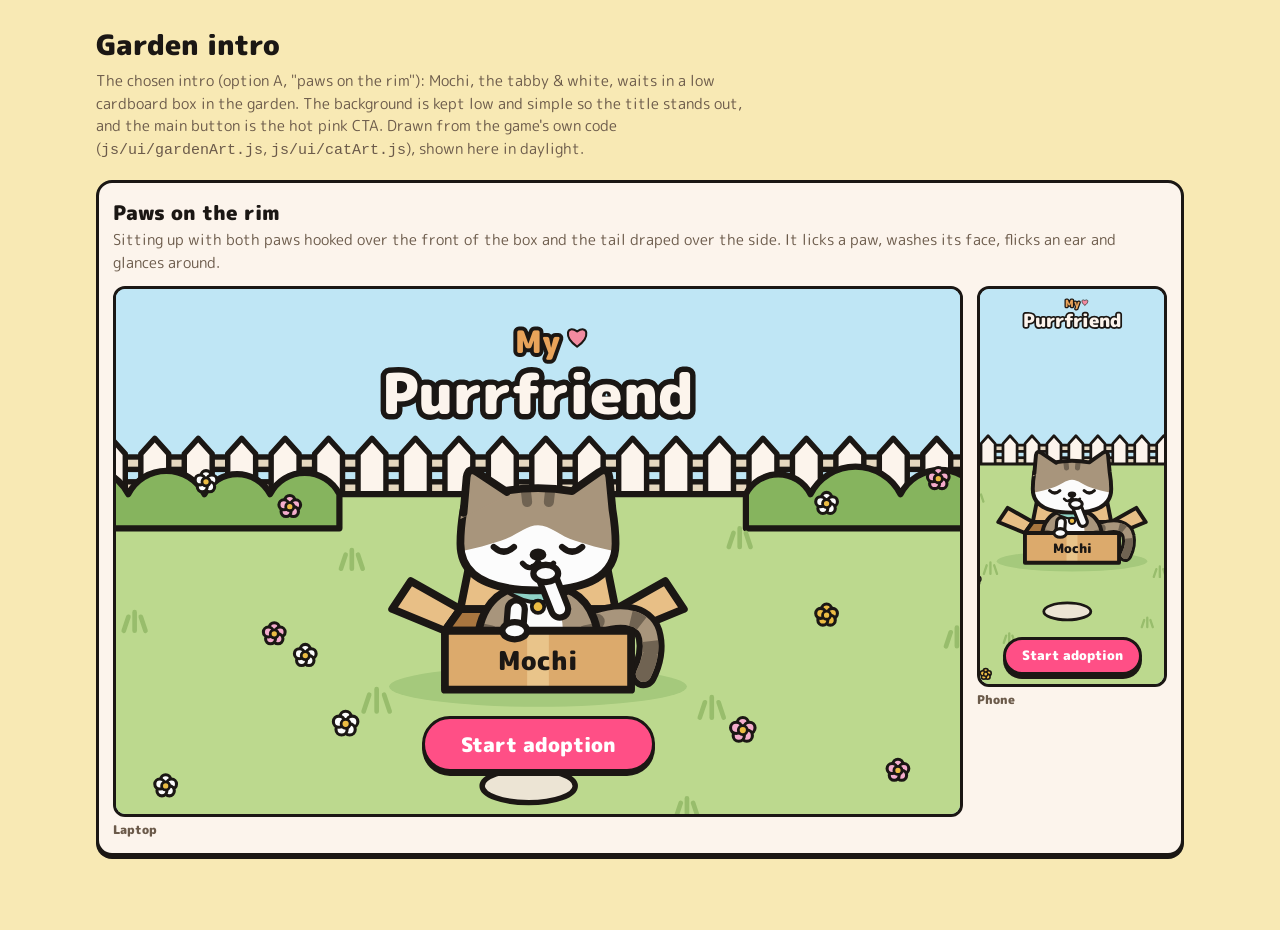
<file: cat-game/docs/garden-intro.html>
<!doctype html>
<html lang="en">
<head>
<meta charset="utf-8">
<meta name="viewport" content="width=device-width, initial-scale=1">
<title>Garden Intro</title>
<link href="https://fonts.googleapis.com/css2?family=M+PLUS+Rounded+1c:wght@800;900&display=swap" rel="stylesheet">
<style>
  :root { --ink: #1b1714; --cream: #fcf4ec; --bg: #f8e9b4; --muted: #6b5a4a; }
  * { box-sizing: border-box; }
  body { margin: 0; background: var(--bg); color: var(--ink); font: 15px/1.5 "M PLUS Rounded 1c", system-ui, sans-serif; }
  main { max-width: 1120px; margin: 0 auto; padding: 24px 16px 56px; }
  h1 { font-weight: 900; font-size: 28px; margin: 0 0 4px; }
  p.lede { color: var(--muted); margin: 0 0 18px; max-width: 74ch; }
  .option { background: var(--cream); border: 3px solid var(--ink); border-radius: 16px; padding: 14px; box-shadow: 0 3px 0 var(--ink); margin-bottom: 20px; }
  .option h2 { margin: 0 0 2px; font-size: 20px; font-weight: 900; }
  .option > p { margin: 0 0 12px; color: var(--muted); }
  .shots { display: flex; gap: 14px; align-items: flex-start; flex-wrap: wrap; }
  .stage { position: relative; border: 3px solid var(--ink); border-radius: 12px; overflow: hidden; background: #bfe6f5; }
  .stage.desk { flex: 1 1 520px; aspect-ratio: 16 / 10; }
  .stage.phone { width: 190px; aspect-ratio: 9 / 19; flex: none; }
  .stage svg.scene { position: absolute; inset: 0; width: 100%; height: 100%; display: block; }
  .stage .ui { position: absolute; inset: 0; display: flex; flex-direction: column; justify-content: space-between; align-items: center; padding: 3% 10px 5%; pointer-events: none; }
  .stage .ui svg { width: min(70%, 360px); height: auto; }
  .stage .btn { background: #ff4f86; color: #fff; border: 3px solid var(--ink); border-radius: 999px; box-shadow: 0 4px 0 var(--ink); font-weight: 900; padding: 10px 36px; font-size: 20px; white-space: nowrap; }
  .stage.phone .btn { font-size: 13px; padding: 6px 16px; }
  .label { font-size: 12px; font-weight: 900; color: var(--muted); margin-top: 4px; }
  .ask { background: #fff8de; }
  .ask ol { margin: 6px 0 0; padding-left: 20px; }

  /* the game's idle animations */
  .cat .breathe { animation: breathe 3.2s ease-in-out infinite; transform-origin: 0 0; }
  @keyframes breathe { 0%, 100% { transform: scale(1, 1); } 50% { transform: scale(1.012, 1.03); } }
  .cat .tail-curl { animation: tailCurl 5.5s ease-in-out infinite; }
  @keyframes tailCurl { 0%, 100% { transform: rotate(-6deg); } 50% { transform: rotate(14deg); } }
  .cat .ear-l.twitch { animation: twitch 0.35s ease-in-out; }
  @keyframes twitch { 40% { transform: rotate(-14deg); } }
  .butterfly { animation: drift 9s ease-in-out infinite; }
  .butterfly .flap { animation: flap 0.35s ease-in-out infinite; transform-origin: 0 0; }
  @keyframes drift { 0%, 100% { transform: translate(110px, -96px); } 33% { transform: translate(150px, -132px); } 66% { transform: translate(220px, -100px); } }
  @keyframes flap { 50% { transform: scaleX(0.35); } }
  @media (prefers-reduced-motion: reduce) { .cat *, .butterfly, .butterfly * { animation: none !important; } }
</style>
</head>
<body>
<main>
  <h1>Garden intro</h1>
  <p class="lede">The chosen intro (option A, "paws on the rim"): Mochi, the tabby &amp; white, waits in a low cardboard box in the garden. The background is kept low and simple so the title stands out, and the main button is the hot pink CTA. Drawn from the game's own code (<code>js/ui/gardenArt.js</code>, <code>js/ui/catArt.js</code>), shown here in daylight.</p>
  <div id="options"></div>
</main>

<script src="../js/core/coats.js"></script>
<script src="../js/ui/catArt.js"></script>
<script src="../js/ui/gardenArt.js"></script>
<script src="../js/ui/logo.js"></script>
<script>
(function () {
  'use strict';
  const G = globalThis.CatGame;
  const OPTIONS = [{ pose: 'boxgroom', name: 'Paws on the rim', text: 'Sitting up with both paws hooked over the front of the box and the tail draped over the side. It licks a paw, washes its face, flicks an ear and glances around.' }];
  const SAFE = { l: 0.06, r: 0.06, t: 0.3, b: 0.2 };
  const coat = 'mochi';
  const stages = [];

  function viewBox(el, g) {
    const r = el.getBoundingClientRect();
    const [sw, sh] = g.frame.close;
    const safeW = (1 - SAFE.l - SAFE.r) * r.width;
    const safeH = (1 - SAFE.t - SAFE.b) * r.height;
    const k = Math.min(safeW / sw, safeH / sh);
    const x = -((SAFE.l + (1 - SAFE.l - SAFE.r) / 2) * r.width) / k;
    const y = g.frame.cy - ((SAFE.t + (1 - SAFE.t - SAFE.b) / 2) * r.height) / k;
    return `${x.toFixed(1)} ${y.toFixed(1)} ${(r.width / k).toFixed(1)} ${(r.height / k).toFixed(1)}`;
  }

  function sceneSvg(pose, uid) {
    const g = G.CatArt.INTRO;
    const [lx, ly] = g.label;
    return (
      G.GardenArt.back() +
      `<g class="cat">${G.CatArt.render(pose, uid)}</g>` +
      `<text x="${lx}" y="${ly}" text-anchor="middle" font-size="17" font-weight="900" fill="#1b1714" font-family="'M PLUS Rounded 1c', Nunito, sans-serif">Mochi</text>` +
      G.GardenArt.front()
    );
  }

  function build() {
    const host = document.getElementById('options');
    host.innerHTML = '';
    stages.length = 0;
    G.CatArt.setCoat(G.Coats.fromPreset(coat));
    OPTIONS.forEach((o, i) => {
      const card = document.createElement('section');
      card.className = 'option';
      card.innerHTML = `<h2>${o.name}</h2><p>${o.text}</p><div class="shots"></div>`;
      const shots = card.querySelector('.shots');
      ['desk', 'phone'].forEach((kind, j) => {
        const wrap = document.createElement('div');
        wrap.style.flex = kind === 'desk' ? '1 1 520px' : 'none';
        const st = document.createElement('div');
        st.className = 'stage ' + kind;
        st.innerHTML = `<svg class="scene" xmlns="http://www.w3.org/2000/svg" preserveAspectRatio="xMidYMid slice">${sceneSvg(o.pose, `s${i}${j}`)}</svg><div class="ui">${G.Logo.wordmark()}<span class="btn">Start adoption</span></div>`;
        wrap.append(st);
        wrap.insertAdjacentHTML('beforeend', `<div class="label">${kind === 'desk' ? 'Laptop' : 'Phone'}</div>`);
        if (kind === 'desk') st.style.width = '100%';
        shots.append(wrap);
        stages.push({ el: st, pose: o.pose, t0: performance.now() - i * 2400, look: { x: 0, y: 0, tx: 0, ty: 0 }, next: 0, nextEar: 0 });
      });
      host.append(card);
    });
    requestAnimationFrame(fit);
  }
  function fit() {
    for (const s of stages) s.el.querySelector('svg').setAttribute('viewBox', viewBox(s.el, G.CatArt.INTRO));
  }

  const show = (root, cls, key) => root.querySelectorAll(`.${cls}`).forEach((n) => n.setAttribute('display', n.classList.contains(`${cls}-${key}`) ? 'inline' : 'none'));
  const lerp = (a, b, f) => a + (b - a) * Math.max(0, Math.min(1, f));
  const ease = (f) => 0.5 - Math.cos(Math.PI * Math.max(0, Math.min(1, f))) / 2;

  // Same grooming loop as the game (js/ui/scene.js introIdle).
  function tick(now) {
    for (const s of stages) {
      const g = G.CatArt.INTRO;
      const root = s.el.querySelector('.cat');
      const ph = ((now - s.t0) % 10000) / 10000;
      const M = g.mouth;
      const Ck = g.cheek;
      let px = 0, py = 0, eyes = 'open', mouth = 'normal';
      if (ph < 0.18) {
      } else if (ph < 0.24) {
        const f = ease((ph - 0.18) / 0.06); px = lerp(0, M[0], f); py = lerp(0, M[1], f);
      } else if (ph < 0.46) {
        px = M[0]; py = M[1] + Math.sin(now / 90) * 2; eyes = 'closed'; mouth = 'tongue';
      } else if (ph < 0.52) {
        const f = ease((ph - 0.46) / 0.06); px = lerp(M[0], Ck[0], f); py = lerp(M[1], Ck[1], f); eyes = 'closed';
      } else if (ph < 0.68) {
        const f = ((ph - 0.52) / 0.16) * 2; const w = Math.sin((f % 1) * Math.PI); px = Ck[0] + w * 6; py = Ck[1] - w * 16; eyes = 'closed';
      } else if (ph < 0.74) {
        const f = ease((ph - 0.68) / 0.06); px = lerp(Ck[0], 0, f); py = lerp(Ck[1], 0, f);
      } else if (ph > 0.8 && ph < 0.86) {
        eyes = 'wide'; s.look.tx = s.look.ty = 0;
      }
      G.CatArt.moveArm(root, px, py);
      show(root, 'eyes', eyes);
      show(root, 'mouth', mouth);
      if (now > s.next) {
        s.next = now + 1800 + Math.random() * 2600;
        const a = Math.random() * Math.PI * 2;
        const k = Math.random() < 0.4 ? 0 : 1;
        s.look.tx = Math.cos(a) * 3 * k; s.look.ty = Math.sin(a) * 2 * k;
      }
      s.look.x += (s.look.tx - s.look.x) * 0.15; s.look.y += (s.look.ty - s.look.y) * 0.15;
      root.querySelectorAll('.eyes-open, .eyes-wide').forEach((n) => n.setAttribute('transform', `translate(${s.look.x.toFixed(2)} ${s.look.y.toFixed(2)})`));
      if (now > s.nextEar) {
        s.nextEar = now + 3000 + Math.random() * 5000;
        const ear = root.querySelector('.ear-l');
        if (ear) { ear.classList.remove('twitch'); void ear.getBoundingClientRect(); ear.classList.add('twitch'); }
      }
    }
    requestAnimationFrame(tick);
  }

  addEventListener('resize', fit);
  build();
  requestAnimationFrame(tick);
})();
</script>
</body>
</html>
</file>
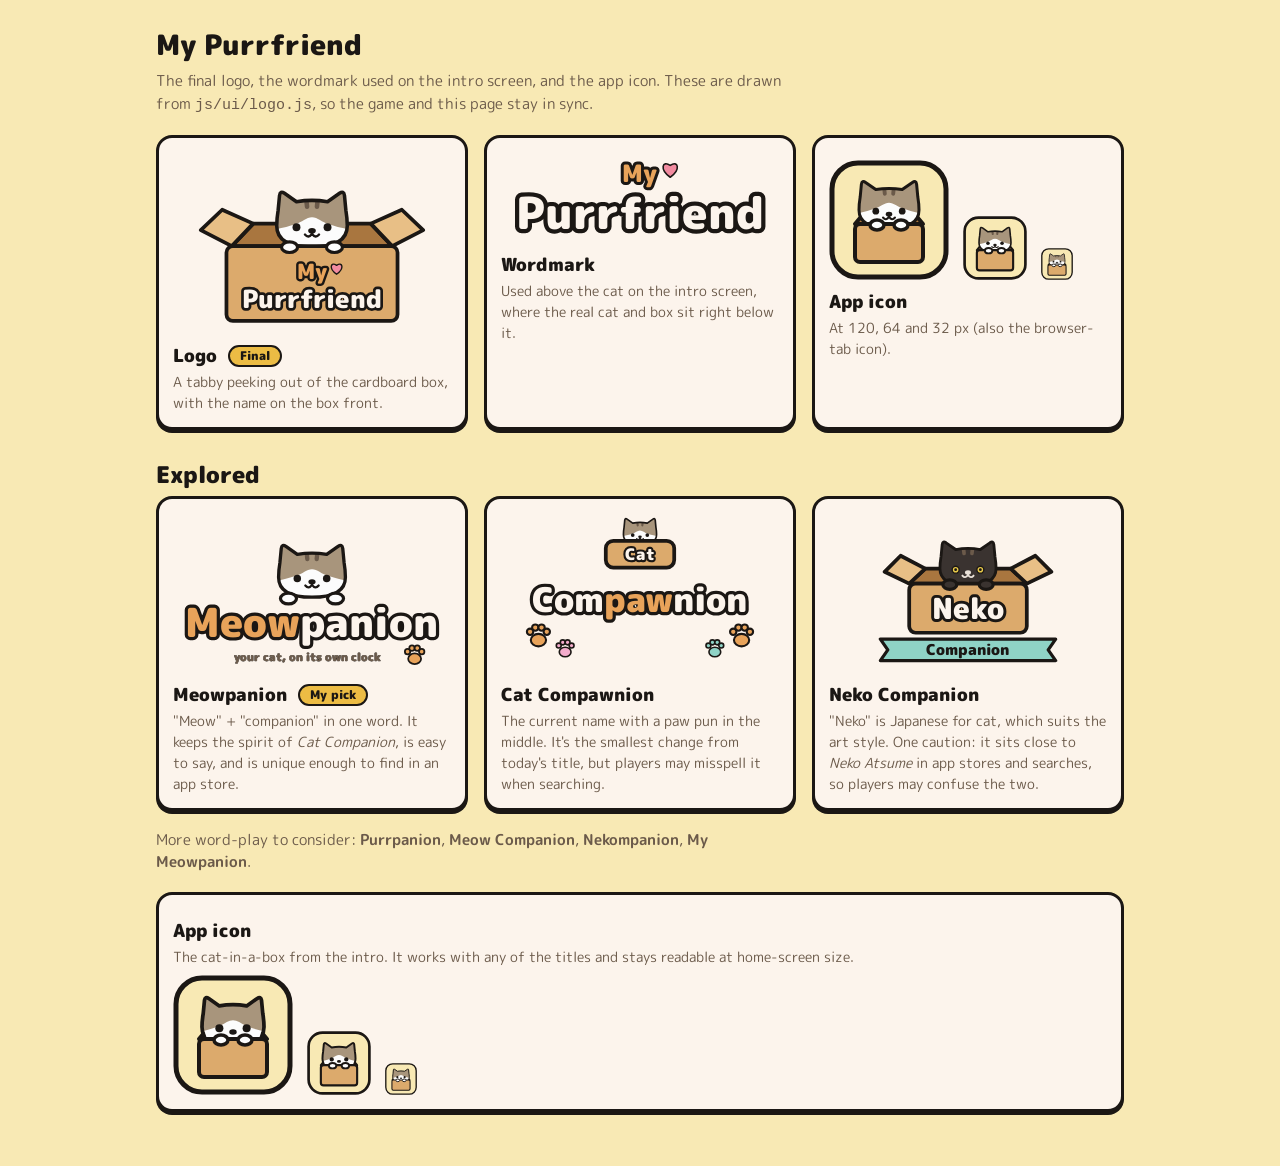
<file: cat-game/docs/logo-options.html>
<!doctype html>
<html lang="en">
<head>
<meta charset="utf-8">
<meta name="viewport" content="width=device-width, initial-scale=1">
<title>My Purrfriend Logo</title>
<link href="https://fonts.googleapis.com/css2?family=M+PLUS+Rounded+1c:wght@800;900&display=swap" rel="stylesheet">
<style>
  :root { --ink: #1b1714; --cream: #fcf4ec; --bg: #f8e9b4; --muted: #6b5a4a; }
  * { box-sizing: border-box; }
  body { margin: 0; background: var(--bg); color: var(--ink); font: 15px/1.5 "M PLUS Rounded 1c", system-ui, sans-serif; }
  main { max-width: 1000px; margin: 0 auto; padding: 24px 16px 56px; }
  h1 { font-weight: 900; font-size: 28px; margin: 0 0 4px; }
  p.lede { color: var(--muted); margin: 0 0 18px; max-width: 70ch; }
  .grid { display: grid; gap: 16px; grid-template-columns: repeat(auto-fit, minmax(300px, 1fr)); }
  .card { background: var(--cream); border: 3px solid var(--ink); border-radius: 16px; padding: 14px; box-shadow: 0 3px 0 var(--ink); }
  .card svg { width: 100%; height: auto; display: block; }
  .card h2 { margin: 8px 0 2px; font-size: 18px; font-weight: 900; }
  .card p { margin: 0; color: var(--muted); font-size: 14px; }
  .tag { display: inline-block; background: #ecbc44; border: 2.5px solid var(--ink); border-radius: 999px; padding: 0 10px; font-size: 12px; font-weight: 900; margin-left: 6px; vertical-align: 2px; }
  .icons { display: flex; gap: 14px; align-items: end; flex-wrap: wrap; margin-top: 8px; }
  .icons svg { width: auto; }
</style>
</head>
<body>
<main>
  <h1>My Purrfriend</h1>
  <p class="lede">The final logo, the wordmark used on the intro screen, and the app icon. These are drawn from <code>js/ui/logo.js</code>, so the game and this page stay in sync.</p>
  <div class="grid">
    <div class="card"><svg viewBox="0 0 520 340" role="img" aria-label="My Purrfriend"><path d="M 110 176 L 150 134 L 370 134 L 410 176 Z" fill="#a9763f" stroke="#1b1714" stroke-width="7" stroke-linejoin="round"/><path d="M 110 176 L 52 146 L 92 108 L 150 134 Z M 410 176 L 468 146 L 428 108 L 370 134 Z" fill="#e8bf86" stroke="#1b1714" stroke-width="7" stroke-linejoin="round"/><g transform="translate(260 138) scale(1.32)"><clipPath id="final-h"><path d="M 0 30 C -30 30 -50 22 -50 0 C -50 -10 -49 -16 -48 -22 L -46 -43 Q -45 -50 -39 -46 L -22 -34 Q 0 -38 22 -34 L 39 -46 Q 45 -50 46 -43 L 48 -22 C 49 -16 50 -10 50 0 C 50 22 30 30 0 30 Z"/></clipPath><path d="M 0 30 C -30 30 -50 22 -50 0 C -50 -10 -49 -16 -48 -22 L -46 -43 Q -45 -50 -39 -46 L -22 -34 Q 0 -38 22 -34 L 39 -46 Q 45 -50 46 -43 L 48 -22 C 49 -16 50 -10 50 0 C 50 22 30 30 0 30 Z" fill="#fcfcfc"/><g clip-path="url(#final-h)"><path d="M -70 -70 L 70 -70 L 70 8 C 52 6 36 2 24 -2 C 14 -5 8 -12 0 -12 C -8 -12 -14 -5 -24 -2 C -36 2 -52 6 -70 8 Z" fill="#a8957c"/><path d="M -8 -36 L -7 -27 M 8 -36 L 7 -27" stroke="#6b5a4a" stroke-width="6.5" stroke-linecap="round"/></g><path d="M 0 30 C -30 30 -50 22 -50 0 C -50 -10 -49 -16 -48 -22 L -46 -43 Q -45 -50 -39 -46 L -22 -34 Q 0 -38 22 -34 L 39 -46 Q 45 -50 46 -43 L 48 -22 C 49 -16 50 -10 50 0 C 50 22 30 30 0 30 Z" fill="none" stroke="#1b1714" stroke-width="5" stroke-linejoin="round"/><circle cx="-22" cy="2" r="5.6" fill="#1b1714"/><circle cx="22" cy="2" r="5.6" fill="#1b1714"/><ellipse cx="0" cy="7" rx="5.4" ry="4" fill="#1b1714"/><path d="M 0 10 L 0 11.5 M -10 12.5 Q -5 18.5 0 11.5 Q 5 18.5 10 12.5" fill="none" stroke="#1b1714" stroke-width="3.4" stroke-linecap="round" stroke-linejoin="round"/></g><rect x="100" y="176" width="320" height="140" rx="12" fill="#dcaa6c" stroke="#1b1714" stroke-width="7"/><ellipse cx="218" cy="178" rx="15" ry="10" fill="#fcfcfc" stroke="#1b1714" stroke-width="6"/><ellipse cx="302" cy="178" rx="15" ry="10" fill="#fcfcfc" stroke="#1b1714" stroke-width="6"/><g font-family="'M PLUS Rounded 1c', Nunito, sans-serif" font-weight="900" text-anchor="middle" stroke="#1b1714" stroke-linejoin="round" paint-order="stroke"><text x="260" y="238" font-size="40" fill="#e8a35a" stroke-width="9">My</text><text x="260" y="292" font-size="46" fill="#fcf4ec" stroke-width="10">Purrfriend</text></g><path transform="translate(306 222) scale(1.1)" d="M 0 6 C -14 -4 -10 -16 0 -9 C 10 -16 14 -4 0 6 Z" fill="#f28ba0" stroke="#1b1714" stroke-width="2.3636363636363633" stroke-linejoin="round"/></svg><h2>Logo <span class="tag">Final</span></h2><p>A tabby peeking out of the cardboard box, with the name on the box front.</p></div>
    <div class="card"><svg viewBox="0 0 460 150" role="img" aria-label="My Purrfriend"><g font-family="'M PLUS Rounded 1c', Nunito, sans-serif" font-weight="900" text-anchor="middle" stroke="#1b1714" stroke-linejoin="round" paint-order="stroke"><text x="230" y="50" font-size="40" fill="#e8a35a" stroke-width="10">My</text><text x="230" y="128" font-size="72" fill="#fcf4ec" stroke-width="14">Purrfriend</text></g><path transform="translate(280 34) scale(1.3)" d="M 0 6 C -14 -4 -10 -16 0 -9 C 10 -16 14 -4 0 6 Z" fill="#f28ba0" stroke="#1b1714" stroke-width="2" stroke-linejoin="round"/></svg><h2>Wordmark</h2><p>Used above the cat on the intro screen, where the real cat and box sit right below it.</p></div>
    <div class="card"><div class="icons"><svg width="120" height="120" viewBox="0 0 120 120" xmlns="http://www.w3.org/2000/svg"><rect x="3" y="3" width="114" height="114" rx="26" fill="#f8e9b4" stroke="#1b1714" stroke-width="5"/><path d="M 26 64 L 36 52 L 84 52 L 94 64 Z" fill="#a9763f" stroke="#1b1714" stroke-width="4" stroke-linejoin="round"/><g transform="translate(60 50) scale(.6)"><clipPath id="ficon-h"><path d="M 0 30 C -30 30 -50 22 -50 0 C -50 -10 -49 -16 -48 -22 L -46 -43 Q -45 -50 -39 -46 L -22 -34 Q 0 -38 22 -34 L 39 -46 Q 45 -50 46 -43 L 48 -22 C 49 -16 50 -10 50 0 C 50 22 30 30 0 30 Z"/></clipPath><path d="M 0 30 C -30 30 -50 22 -50 0 C -50 -10 -49 -16 -48 -22 L -46 -43 Q -45 -50 -39 -46 L -22 -34 Q 0 -38 22 -34 L 39 -46 Q 45 -50 46 -43 L 48 -22 C 49 -16 50 -10 50 0 C 50 22 30 30 0 30 Z" fill="#fcfcfc"/><g clip-path="url(#ficon-h)"><path d="M -70 -70 L 70 -70 L 70 8 C 52 6 36 2 24 -2 C 14 -5 8 -12 0 -12 C -8 -12 -14 -5 -24 -2 C -36 2 -52 6 -70 8 Z" fill="#a8957c"/><path d="M -8 -36 L -7 -27 M 8 -36 L 7 -27" stroke="#6b5a4a" stroke-width="6.5" stroke-linecap="round"/></g><path d="M 0 30 C -30 30 -50 22 -50 0 C -50 -10 -49 -16 -48 -22 L -46 -43 Q -45 -50 -39 -46 L -22 -34 Q 0 -38 22 -34 L 39 -46 Q 45 -50 46 -43 L 48 -22 C 49 -16 50 -10 50 0 C 50 22 30 30 0 30 Z" fill="none" stroke="#1b1714" stroke-width="5" stroke-linejoin="round"/><circle cx="-22" cy="2" r="5.6" fill="#1b1714"/><circle cx="22" cy="2" r="5.6" fill="#1b1714"/><ellipse cx="0" cy="7" rx="5.4" ry="4" fill="#1b1714"/><path d="M 0 10 L 0 11.5 M -10 12.5 Q -5 18.5 0 11.5 Q 5 18.5 10 12.5" fill="none" stroke="#1b1714" stroke-width="3.4" stroke-linecap="round" stroke-linejoin="round"/></g><rect x="26" y="64" width="68" height="38" rx="5" fill="#dcaa6c" stroke="#1b1714" stroke-width="4"/><ellipse cx="48" cy="65" rx="7" ry="5" fill="#fcfcfc" stroke="#1b1714" stroke-width="3.5"/><ellipse cx="72" cy="65" rx="7" ry="5" fill="#fcfcfc" stroke="#1b1714" stroke-width="3.5"/></svg><svg width="64" height="64" viewBox="0 0 120 120" xmlns="http://www.w3.org/2000/svg"><rect x="3" y="3" width="114" height="114" rx="26" fill="#f8e9b4" stroke="#1b1714" stroke-width="5"/><path d="M 26 64 L 36 52 L 84 52 L 94 64 Z" fill="#a9763f" stroke="#1b1714" stroke-width="4" stroke-linejoin="round"/><g transform="translate(60 50) scale(.6)"><clipPath id="ficon2-h"><path d="M 0 30 C -30 30 -50 22 -50 0 C -50 -10 -49 -16 -48 -22 L -46 -43 Q -45 -50 -39 -46 L -22 -34 Q 0 -38 22 -34 L 39 -46 Q 45 -50 46 -43 L 48 -22 C 49 -16 50 -10 50 0 C 50 22 30 30 0 30 Z"/></clipPath><path d="M 0 30 C -30 30 -50 22 -50 0 C -50 -10 -49 -16 -48 -22 L -46 -43 Q -45 -50 -39 -46 L -22 -34 Q 0 -38 22 -34 L 39 -46 Q 45 -50 46 -43 L 48 -22 C 49 -16 50 -10 50 0 C 50 22 30 30 0 30 Z" fill="#fcfcfc"/><g clip-path="url(#ficon2-h)"><path d="M -70 -70 L 70 -70 L 70 8 C 52 6 36 2 24 -2 C 14 -5 8 -12 0 -12 C -8 -12 -14 -5 -24 -2 C -36 2 -52 6 -70 8 Z" fill="#a8957c"/><path d="M -8 -36 L -7 -27 M 8 -36 L 7 -27" stroke="#6b5a4a" stroke-width="6.5" stroke-linecap="round"/></g><path d="M 0 30 C -30 30 -50 22 -50 0 C -50 -10 -49 -16 -48 -22 L -46 -43 Q -45 -50 -39 -46 L -22 -34 Q 0 -38 22 -34 L 39 -46 Q 45 -50 46 -43 L 48 -22 C 49 -16 50 -10 50 0 C 50 22 30 30 0 30 Z" fill="none" stroke="#1b1714" stroke-width="5" stroke-linejoin="round"/><circle cx="-22" cy="2" r="5.6" fill="#1b1714"/><circle cx="22" cy="2" r="5.6" fill="#1b1714"/><ellipse cx="0" cy="7" rx="5.4" ry="4" fill="#1b1714"/><path d="M 0 10 L 0 11.5 M -10 12.5 Q -5 18.5 0 11.5 Q 5 18.5 10 12.5" fill="none" stroke="#1b1714" stroke-width="3.4" stroke-linecap="round" stroke-linejoin="round"/></g><rect x="26" y="64" width="68" height="38" rx="5" fill="#dcaa6c" stroke="#1b1714" stroke-width="4"/><ellipse cx="48" cy="65" rx="7" ry="5" fill="#fcfcfc" stroke="#1b1714" stroke-width="3.5"/><ellipse cx="72" cy="65" rx="7" ry="5" fill="#fcfcfc" stroke="#1b1714" stroke-width="3.5"/></svg><svg width="32" height="32" viewBox="0 0 120 120" xmlns="http://www.w3.org/2000/svg"><rect x="3" y="3" width="114" height="114" rx="26" fill="#f8e9b4" stroke="#1b1714" stroke-width="5"/><path d="M 26 64 L 36 52 L 84 52 L 94 64 Z" fill="#a9763f" stroke="#1b1714" stroke-width="4" stroke-linejoin="round"/><g transform="translate(60 50) scale(.6)"><clipPath id="ficon3-h"><path d="M 0 30 C -30 30 -50 22 -50 0 C -50 -10 -49 -16 -48 -22 L -46 -43 Q -45 -50 -39 -46 L -22 -34 Q 0 -38 22 -34 L 39 -46 Q 45 -50 46 -43 L 48 -22 C 49 -16 50 -10 50 0 C 50 22 30 30 0 30 Z"/></clipPath><path d="M 0 30 C -30 30 -50 22 -50 0 C -50 -10 -49 -16 -48 -22 L -46 -43 Q -45 -50 -39 -46 L -22 -34 Q 0 -38 22 -34 L 39 -46 Q 45 -50 46 -43 L 48 -22 C 49 -16 50 -10 50 0 C 50 22 30 30 0 30 Z" fill="#fcfcfc"/><g clip-path="url(#ficon3-h)"><path d="M -70 -70 L 70 -70 L 70 8 C 52 6 36 2 24 -2 C 14 -5 8 -12 0 -12 C -8 -12 -14 -5 -24 -2 C -36 2 -52 6 -70 8 Z" fill="#a8957c"/><path d="M -8 -36 L -7 -27 M 8 -36 L 7 -27" stroke="#6b5a4a" stroke-width="6.5" stroke-linecap="round"/></g><path d="M 0 30 C -30 30 -50 22 -50 0 C -50 -10 -49 -16 -48 -22 L -46 -43 Q -45 -50 -39 -46 L -22 -34 Q 0 -38 22 -34 L 39 -46 Q 45 -50 46 -43 L 48 -22 C 49 -16 50 -10 50 0 C 50 22 30 30 0 30 Z" fill="none" stroke="#1b1714" stroke-width="5" stroke-linejoin="round"/><circle cx="-22" cy="2" r="5.6" fill="#1b1714"/><circle cx="22" cy="2" r="5.6" fill="#1b1714"/><ellipse cx="0" cy="7" rx="5.4" ry="4" fill="#1b1714"/><path d="M 0 10 L 0 11.5 M -10 12.5 Q -5 18.5 0 11.5 Q 5 18.5 10 12.5" fill="none" stroke="#1b1714" stroke-width="3.4" stroke-linecap="round" stroke-linejoin="round"/></g><rect x="26" y="64" width="68" height="38" rx="5" fill="#dcaa6c" stroke="#1b1714" stroke-width="4"/><ellipse cx="48" cy="65" rx="7" ry="5" fill="#fcfcfc" stroke="#1b1714" stroke-width="3.5"/><ellipse cx="72" cy="65" rx="7" ry="5" fill="#fcfcfc" stroke="#1b1714" stroke-width="3.5"/></svg></div><h2>App icon</h2><p>At 120, 64 and 32 px (also the browser-tab icon).</p></div>
  </div>

  <h2 style="margin:28px 0 4px;font-weight:900">Explored</h2>
  <div class="grid">
    <!-- 1. Meowpanion -->
    <div class="card">
      <svg viewBox="0 0 520 300" role="img" aria-label="Meowpanion logo">
        <g transform="translate(260 120) scale(1.25)"><clipPath id="m-h"><path d="M 0 30 C -30 30 -50 22 -50 0 C -50 -10 -49 -16 -48 -22 L -46 -43 Q -45 -50 -39 -46 L -22 -34 Q 0 -38 22 -34 L 39 -46 Q 45 -50 46 -43 L 48 -22 C 49 -16 50 -10 50 0 C 50 22 30 30 0 30 Z"/></clipPath><path d="M 0 30 C -30 30 -50 22 -50 0 C -50 -10 -49 -16 -48 -22 L -46 -43 Q -45 -50 -39 -46 L -22 -34 Q 0 -38 22 -34 L 39 -46 Q 45 -50 46 -43 L 48 -22 C 49 -16 50 -10 50 0 C 50 22 30 30 0 30 Z" fill="#fcfcfc"/><g clip-path="url(#m-h)"><path d="M -70 -70 L 70 -70 L 70 8 C 52 6 36 2 24 -2 C 14 -5 8 -12 0 -12 C -8 -12 -14 -5 -24 -2 C -36 2 -52 6 -70 8 Z" fill="#a8957c"/><path d="M -8 -36 L -7 -27 M 8 -36 L 7 -27" stroke="#6b5a4a" stroke-width="6.5" stroke-linecap="round"/></g><path d="M 0 30 C -30 30 -50 22 -50 0 C -50 -10 -49 -16 -48 -22 L -46 -43 Q -45 -50 -39 -46 L -22 -34 Q 0 -38 22 -34 L 39 -46 Q 45 -50 46 -43 L 48 -22 C 49 -16 50 -10 50 0 C 50 22 30 30 0 30 Z" fill="none" stroke="#1b1714" stroke-width="5" stroke-linejoin="round"/><circle cx="-22" cy="2" r="5.6" fill="#1b1714"/><circle cx="22" cy="2" r="5.6" fill="#1b1714"/><ellipse cx="0" cy="7" rx="5.4" ry="4" fill="#1b1714"/><path d="M 0 10 L 0 11.5 M -10 12.5 Q -5 18.5 0 11.5 Q 5 18.5 10 12.5" fill="none" stroke="#1b1714" stroke-width="3.4" stroke-linecap="round" stroke-linejoin="round"/></g>
        <ellipse cx="216" cy="160" rx="15" ry="10" fill="#fcfcfc" stroke="#1b1714" stroke-width="6"/>
        <ellipse cx="304" cy="160" rx="15" ry="10" fill="#fcfcfc" stroke="#1b1714" stroke-width="6"/>
        <g font-family="'M PLUS Rounded 1c', Nunito, sans-serif" font-weight="900" text-anchor="middle" stroke="#1b1714" stroke-linejoin="round" paint-order="stroke" font-size="74"><text x="260" y="232"><tspan fill="#e8a35a" stroke-width="12">Meow</tspan><tspan fill="#fcf4ec" stroke-width="12">panion</tspan></text></g>
        <g transform="translate(452 266) scale(1.1)" fill="#e8a35a" stroke="#1b1714" stroke-width="3"><ellipse cx="0" cy="6" rx="11" ry="9"/><circle cx="-12" cy="-6" r="4.6"/><circle cx="-4.5" cy="-12" r="4.6"/><circle cx="4.5" cy="-12" r="4.6"/><circle cx="12" cy="-6" r="4.6"/></g>
        <text x="252" y="276" font-family="'M PLUS Rounded 1c', Nunito, sans-serif" font-weight="900" text-anchor="middle" stroke="#1b1714" stroke-linejoin="round" paint-order="stroke" font-size="20" fill="#6b5a4a" stroke="none">your cat, on its own clock</text>
      </svg>
      <h2>Meowpanion <span class="tag">My pick</span></h2>
      <p>"Meow" + "companion" in one word. It keeps the spirit of <i>Cat Companion</i>, is easy to say, and is unique enough to find in an app store.</p>
    </div>

    <!-- 2. Cat Compawnion -->
    <div class="card">
      <svg viewBox="0 0 520 300" role="img" aria-label="Cat Compawnion logo">
        
        <g transform="translate(260 40) scale(0.62)"><clipPath id="c-h"><path d="M 0 30 C -30 30 -50 22 -50 0 C -50 -10 -49 -16 -48 -22 L -46 -43 Q -45 -50 -39 -46 L -22 -34 Q 0 -38 22 -34 L 39 -46 Q 45 -50 46 -43 L 48 -22 C 49 -16 50 -10 50 0 C 50 22 30 30 0 30 Z"/></clipPath><path d="M 0 30 C -30 30 -50 22 -50 0 C -50 -10 -49 -16 -48 -22 L -46 -43 Q -45 -50 -39 -46 L -22 -34 Q 0 -38 22 -34 L 39 -46 Q 45 -50 46 -43 L 48 -22 C 49 -16 50 -10 50 0 C 50 22 30 30 0 30 Z" fill="#fcfcfc"/><g clip-path="url(#c-h)"><path d="M -70 -70 L 70 -70 L 70 8 C 52 6 36 2 24 -2 C 14 -5 8 -12 0 -12 C -8 -12 -14 -5 -24 -2 C -36 2 -52 6 -70 8 Z" fill="#a8957c"/><path d="M -8 -36 L -7 -27 M 8 -36 L 7 -27" stroke="#6b5a4a" stroke-width="6.5" stroke-linecap="round"/></g><path d="M 0 30 C -30 30 -50 22 -50 0 C -50 -10 -49 -16 -48 -22 L -46 -43 Q -45 -50 -39 -46 L -22 -34 Q 0 -38 22 -34 L 39 -46 Q 45 -50 46 -43 L 48 -22 C 49 -16 50 -10 50 0 C 50 22 30 30 0 30 Z" fill="none" stroke="#1b1714" stroke-width="5" stroke-linejoin="round"/><circle cx="-22" cy="2" r="5.6" fill="#1b1714"/><circle cx="22" cy="2" r="5.6" fill="#1b1714"/><ellipse cx="0" cy="7" rx="5.4" ry="4" fill="#1b1714"/><path d="M 0 10 L 0 11.5 M -10 12.5 Q -5 18.5 0 11.5 Q 5 18.5 10 12.5" fill="none" stroke="#1b1714" stroke-width="3.4" stroke-linecap="round" stroke-linejoin="round"/></g>
        <rect x="196" y="52" width="128" height="50" rx="14" fill="#dcaa6c" stroke="#1b1714" stroke-width="7"/>
        <g font-family="'M PLUS Rounded 1c', Nunito, sans-serif" font-weight="900" text-anchor="middle" stroke="#1b1714" stroke-linejoin="round" paint-order="stroke"><text x="260" y="88" font-size="30" fill="#fcf4ec" stroke-width="8" dx="0">Cat</text></g>
        <g font-family="'M PLUS Rounded 1c', Nunito, sans-serif" font-weight="900" text-anchor="middle" stroke="#1b1714" stroke-linejoin="round" paint-order="stroke" font-size="64"><text x="260" y="186"><tspan fill="#fcf4ec" stroke-width="12">Com</tspan><tspan fill="#e8a35a" stroke-width="12">paw</tspan><tspan fill="#fcf4ec" stroke-width="12">nion</tspan></text></g>
        <g transform="translate(70 230) scale(1.3)" fill="#e8a35a" stroke="#1b1714" stroke-width="3"><ellipse cx="0" cy="6" rx="11" ry="9"/><circle cx="-12" cy="-6" r="4.6"/><circle cx="-4.5" cy="-12" r="4.6"/><circle cx="4.5" cy="-12" r="4.6"/><circle cx="12" cy="-6" r="4.6"/></g><g transform="translate(120 254) scale(1.0)" fill="#f4accc" stroke="#1b1714" stroke-width="3"><ellipse cx="0" cy="6" rx="11" ry="9"/><circle cx="-12" cy="-6" r="4.6"/><circle cx="-4.5" cy="-12" r="4.6"/><circle cx="4.5" cy="-12" r="4.6"/><circle cx="12" cy="-6" r="4.6"/></g><g transform="translate(400 254) scale(1.0)" fill="#8fd3c6" stroke="#1b1714" stroke-width="3"><ellipse cx="0" cy="6" rx="11" ry="9"/><circle cx="-12" cy="-6" r="4.6"/><circle cx="-4.5" cy="-12" r="4.6"/><circle cx="4.5" cy="-12" r="4.6"/><circle cx="12" cy="-6" r="4.6"/></g><g transform="translate(450 230) scale(1.3)" fill="#e8a35a" stroke="#1b1714" stroke-width="3"><ellipse cx="0" cy="6" rx="11" ry="9"/><circle cx="-12" cy="-6" r="4.6"/><circle cx="-4.5" cy="-12" r="4.6"/><circle cx="4.5" cy="-12" r="4.6"/><circle cx="12" cy="-6" r="4.6"/></g>
      </svg>
      <h2>Cat Compawnion</h2>
      <p>The current name with a paw pun in the middle. It's the smallest change from today's title, but players may misspell it when searching.</p>
    </div>

    <!-- 3. Neko Companion -->
    <div class="card">
      <svg viewBox="0 0 520 300" role="img" aria-label="Neko Companion logo">
        <path d="M 150 132 L 180 104 L 340 104 L 370 132 Z" fill="#a9763f" stroke="#1b1714" stroke-width="7" stroke-linejoin="round"/>
        <path d="M 150 132 L 104 110 L 134 80 L 180 104 Z M 370 132 L 416 110 L 386 80 L 340 104 Z" fill="#e8bf86" stroke="#1b1714" stroke-width="7" stroke-linejoin="round"/>
        <g transform="translate(260 104) scale(1.05)"><clipPath id="n-h"><path d="M 0 30 C -30 30 -50 22 -50 0 C -50 -10 -49 -16 -48 -22 L -46 -43 Q -45 -50 -39 -46 L -22 -34 Q 0 -38 22 -34 L 39 -46 Q 45 -50 46 -43 L 48 -22 C 49 -16 50 -10 50 0 C 50 22 30 30 0 30 Z"/></clipPath><path d="M 0 30 C -30 30 -50 22 -50 0 C -50 -10 -49 -16 -48 -22 L -46 -43 Q -45 -50 -39 -46 L -22 -34 Q 0 -38 22 -34 L 39 -46 Q 45 -50 46 -43 L 48 -22 C 49 -16 50 -10 50 0 C 50 22 30 30 0 30 Z" fill="#3a3330"/><g clip-path="url(#n-h)"><path d="M -8 -36 L -7 -27 M 8 -36 L 7 -27" stroke="#6b5a4a" stroke-width="6.5" stroke-linecap="round"/></g><path d="M 0 30 C -30 30 -50 22 -50 0 C -50 -10 -49 -16 -48 -22 L -46 -43 Q -45 -50 -39 -46 L -22 -34 Q 0 -38 22 -34 L 39 -46 Q 45 -50 46 -43 L 48 -22 C 49 -16 50 -10 50 0 C 50 22 30 30 0 30 Z" fill="none" stroke="#1b1714" stroke-width="5" stroke-linejoin="round"/><circle cx="-22" cy="2" r="6.2" fill="#e8c94a" stroke="#1b1714" stroke-width="2.4"/><circle cx="-22" cy="2" r="2.5" fill="#1b1714"/><circle cx="22" cy="2" r="6.2" fill="#e8c94a" stroke="#1b1714" stroke-width="2.4"/><circle cx="22" cy="2" r="2.5" fill="#1b1714"/><ellipse cx="0" cy="7" rx="5.4" ry="4" fill="#e9e1d8"/><path d="M 0 10 L 0 11.5 M -10 12.5 Q -5 18.5 0 11.5 Q 5 18.5 10 12.5" fill="none" stroke="#e9e1d8" stroke-width="3.4" stroke-linecap="round" stroke-linejoin="round"/></g>
        <rect x="150" y="132" width="220" height="92" rx="12" fill="#dcaa6c" stroke="#1b1714" stroke-width="7"/>
        <ellipse cx="226" cy="134" rx="13" ry="9" fill="#3a3330" stroke="#1b1714" stroke-width="6"/>
        <ellipse cx="294" cy="134" rx="13" ry="9" fill="#3a3330" stroke="#1b1714" stroke-width="6"/>
        <g font-family="'M PLUS Rounded 1c', Nunito, sans-serif" font-weight="900" text-anchor="middle" stroke="#1b1714" stroke-linejoin="round" paint-order="stroke"><text x="260" y="198" font-size="54" fill="#fcf4ec" stroke-width="11">Neko</text></g>
        <path d="M 96 236 L 424 236 L 410 256 L 424 276 L 96 276 L 110 256 Z" fill="#8fd3c6" stroke="#1b1714" stroke-width="6" stroke-linejoin="round"/>
        <g font-family="'M PLUS Rounded 1c', Nunito, sans-serif" font-weight="900" text-anchor="middle" stroke="#1b1714" stroke-linejoin="round" paint-order="stroke"><text x="260" y="266" font-size="28" fill="#1b1714" stroke="none">Companion</text></g>
      </svg>
      <h2>Neko Companion</h2>
      <p>"Neko" is Japanese for cat, which suits the art style. One caution: it sits close to <i>Neko Atsume</i> in app stores and searches, so players may confuse the two.</p>
    </div>
  </div>

  <p class="lede" style="margin-top:18px">More word-play to consider: <b>Purrpanion</b>, <b>Meow Companion</b>, <b>Nekompanion</b>, <b>My Meowpanion</b>.</p>

  <div class="card" style="margin-top:16px">
    <h2>App icon</h2>
    <p>The cat-in-a-box from the intro. It works with any of the titles and stays readable at home-screen size.</p>
    <div class="icons">
      <!-- icon drawn once, shown at 3 sizes -->
      <svg id="icon" viewBox="0 0 120 120" width="120" height="120" aria-label="App icon, 120px">
        <rect x="3" y="3" width="114" height="114" rx="26" fill="#f8e9b4" stroke="#1b1714" stroke-width="5"/>
        <path d="M 26 64 L 36 52 L 84 52 L 94 64 Z" fill="#a9763f" stroke="#1b1714" stroke-width="4" stroke-linejoin="round"/>
        <g transform="translate(60 52) scale(.62)">
          <path d="M 0 30 C -30 30 -50 22 -50 0 C -50 -10 -49 -16 -48 -22 L -46 -43 Q -45 -50 -39 -46 L -22 -34 Q 0 -38 22 -34 L 39 -46 Q 45 -50 46 -43 L 48 -22 C 49 -16 50 -10 50 0 C 50 22 30 30 0 30 Z" fill="#a8957c" stroke="#1b1714" stroke-width="6" stroke-linejoin="round"/>
          <path d="M -46 6 C -30 2 -18 -2 -10 -8 Q 0 -14 10 -8 C 18 -2 30 2 46 6 L 40 26 L -40 26 Z" fill="#fcfcfc"/>
          <circle cx="-22" cy="2" r="6.5" fill="#1b1714"/><circle cx="22" cy="2" r="6.5" fill="#1b1714"/>
          <ellipse cx="0" cy="8" rx="6" ry="4.5" fill="#1b1714"/>
        </g>
        <rect x="26" y="64" width="68" height="38" rx="5" fill="#dcaa6c" stroke="#1b1714" stroke-width="4"/>
        <ellipse cx="48" cy="65" rx="7" ry="5" fill="#fcfcfc" stroke="#1b1714" stroke-width="3.5"/>
        <ellipse cx="72" cy="65" rx="7" ry="5" fill="#fcfcfc" stroke="#1b1714" stroke-width="3.5"/>
      </svg>
      <svg viewBox="0 0 120 120" width="64" height="64" aria-label="App icon, 64px"><use href="#icon"/></svg>
      <svg viewBox="0 0 120 120" width="32" height="32" aria-label="App icon, 32px"><use href="#icon"/></svg>
    </div>
  </div>
</main>
</body>
</html>
</file>
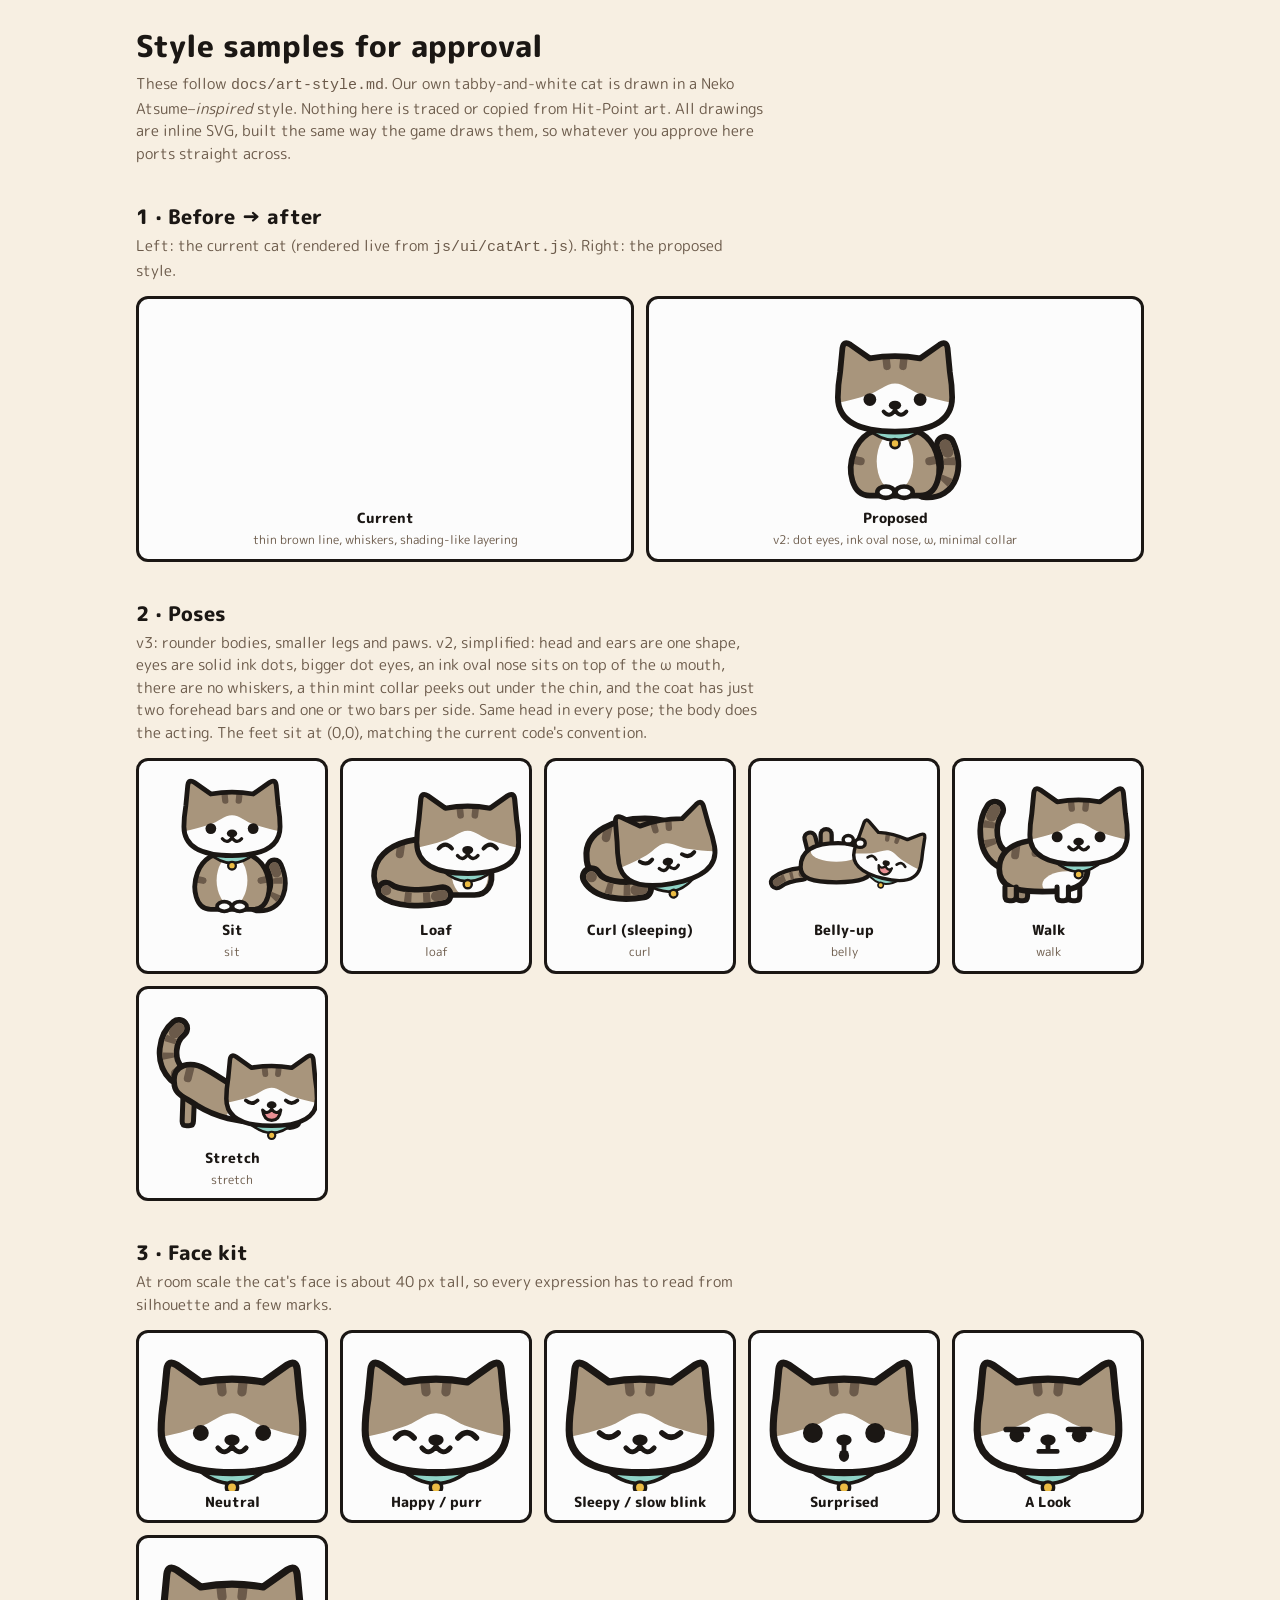
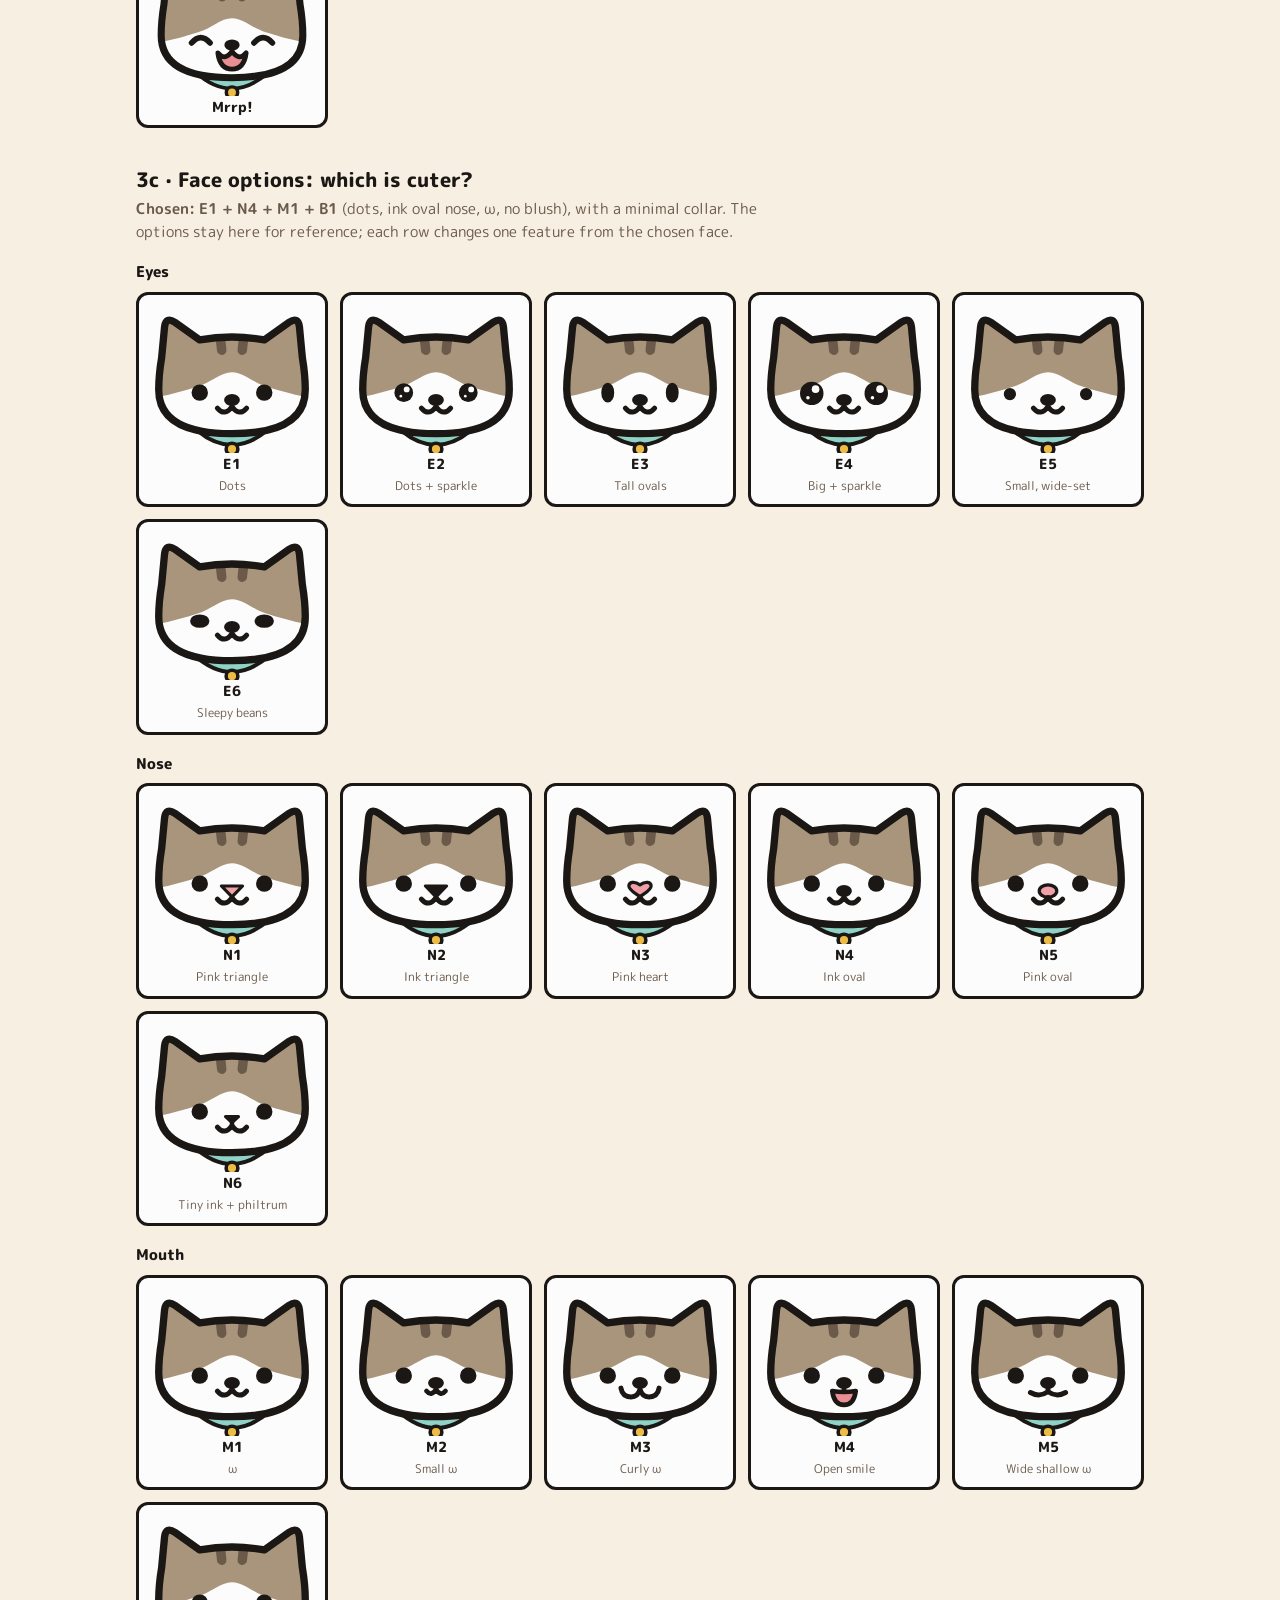
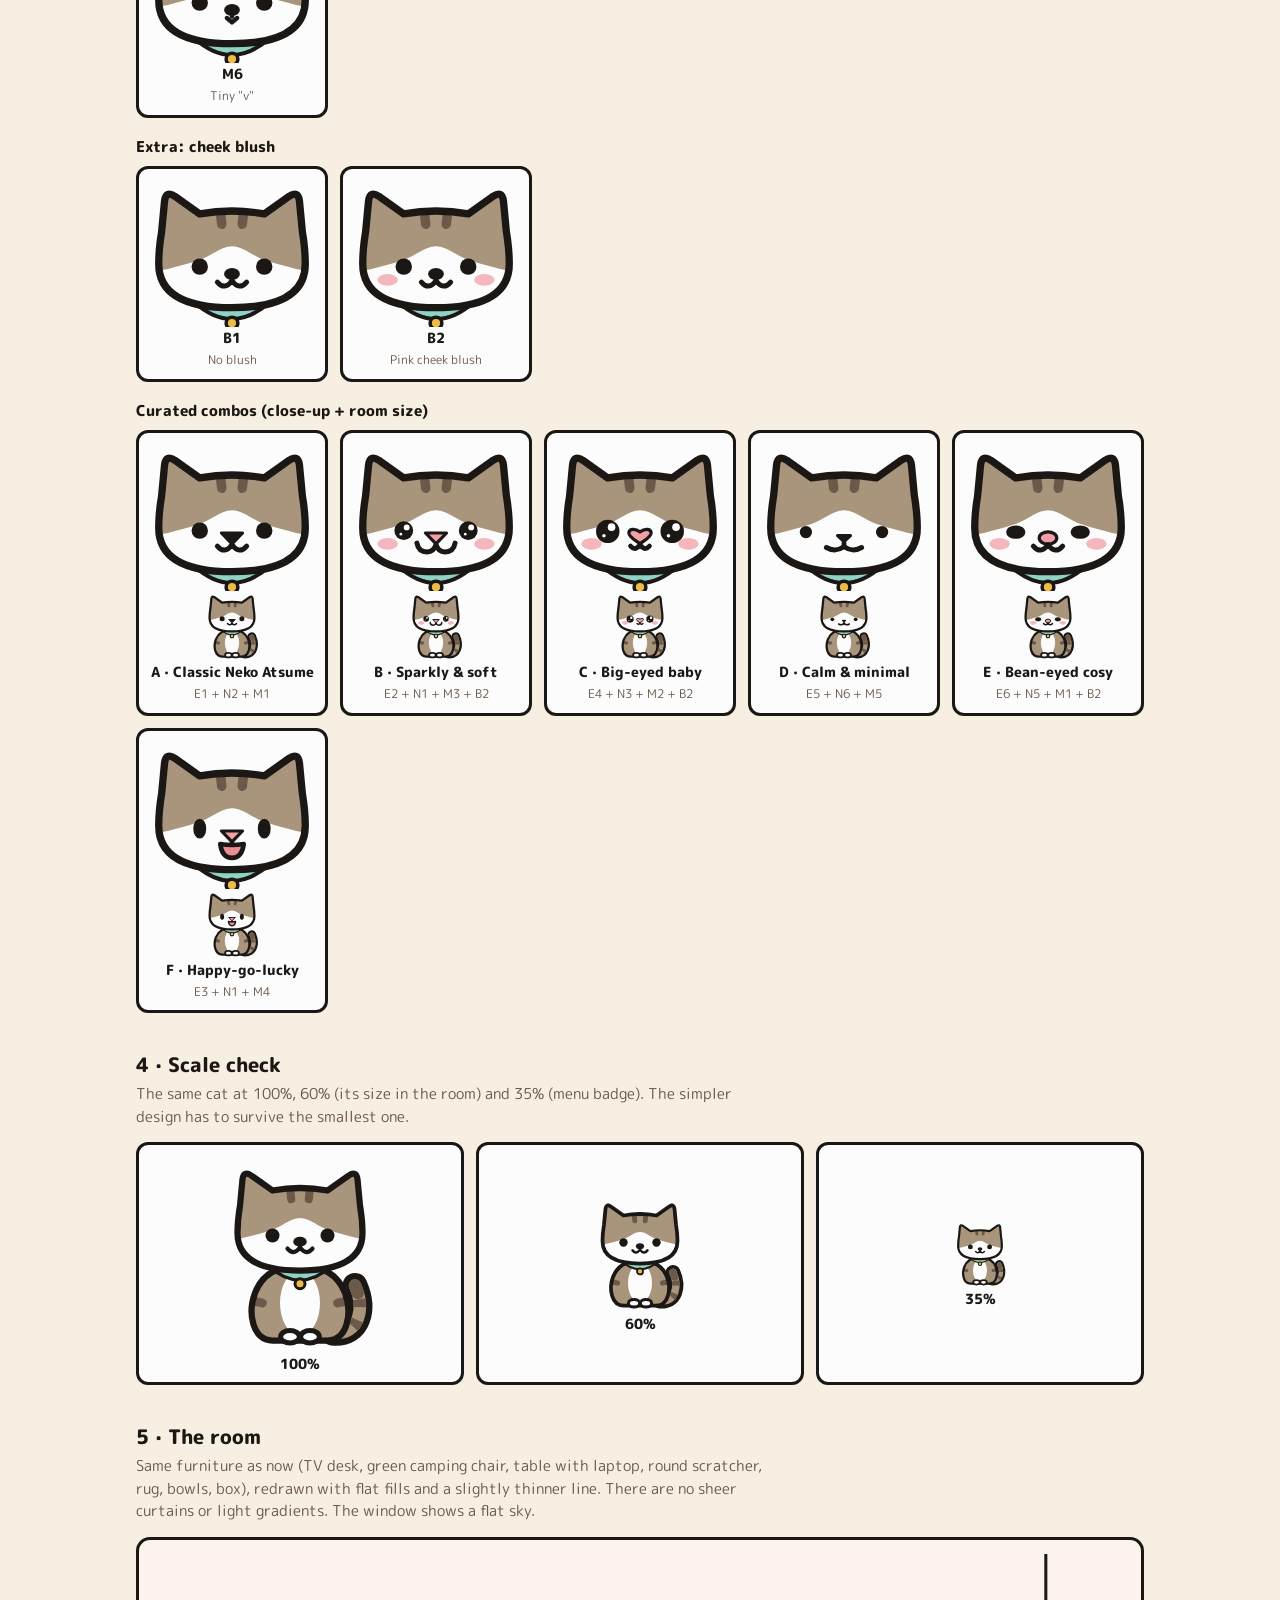
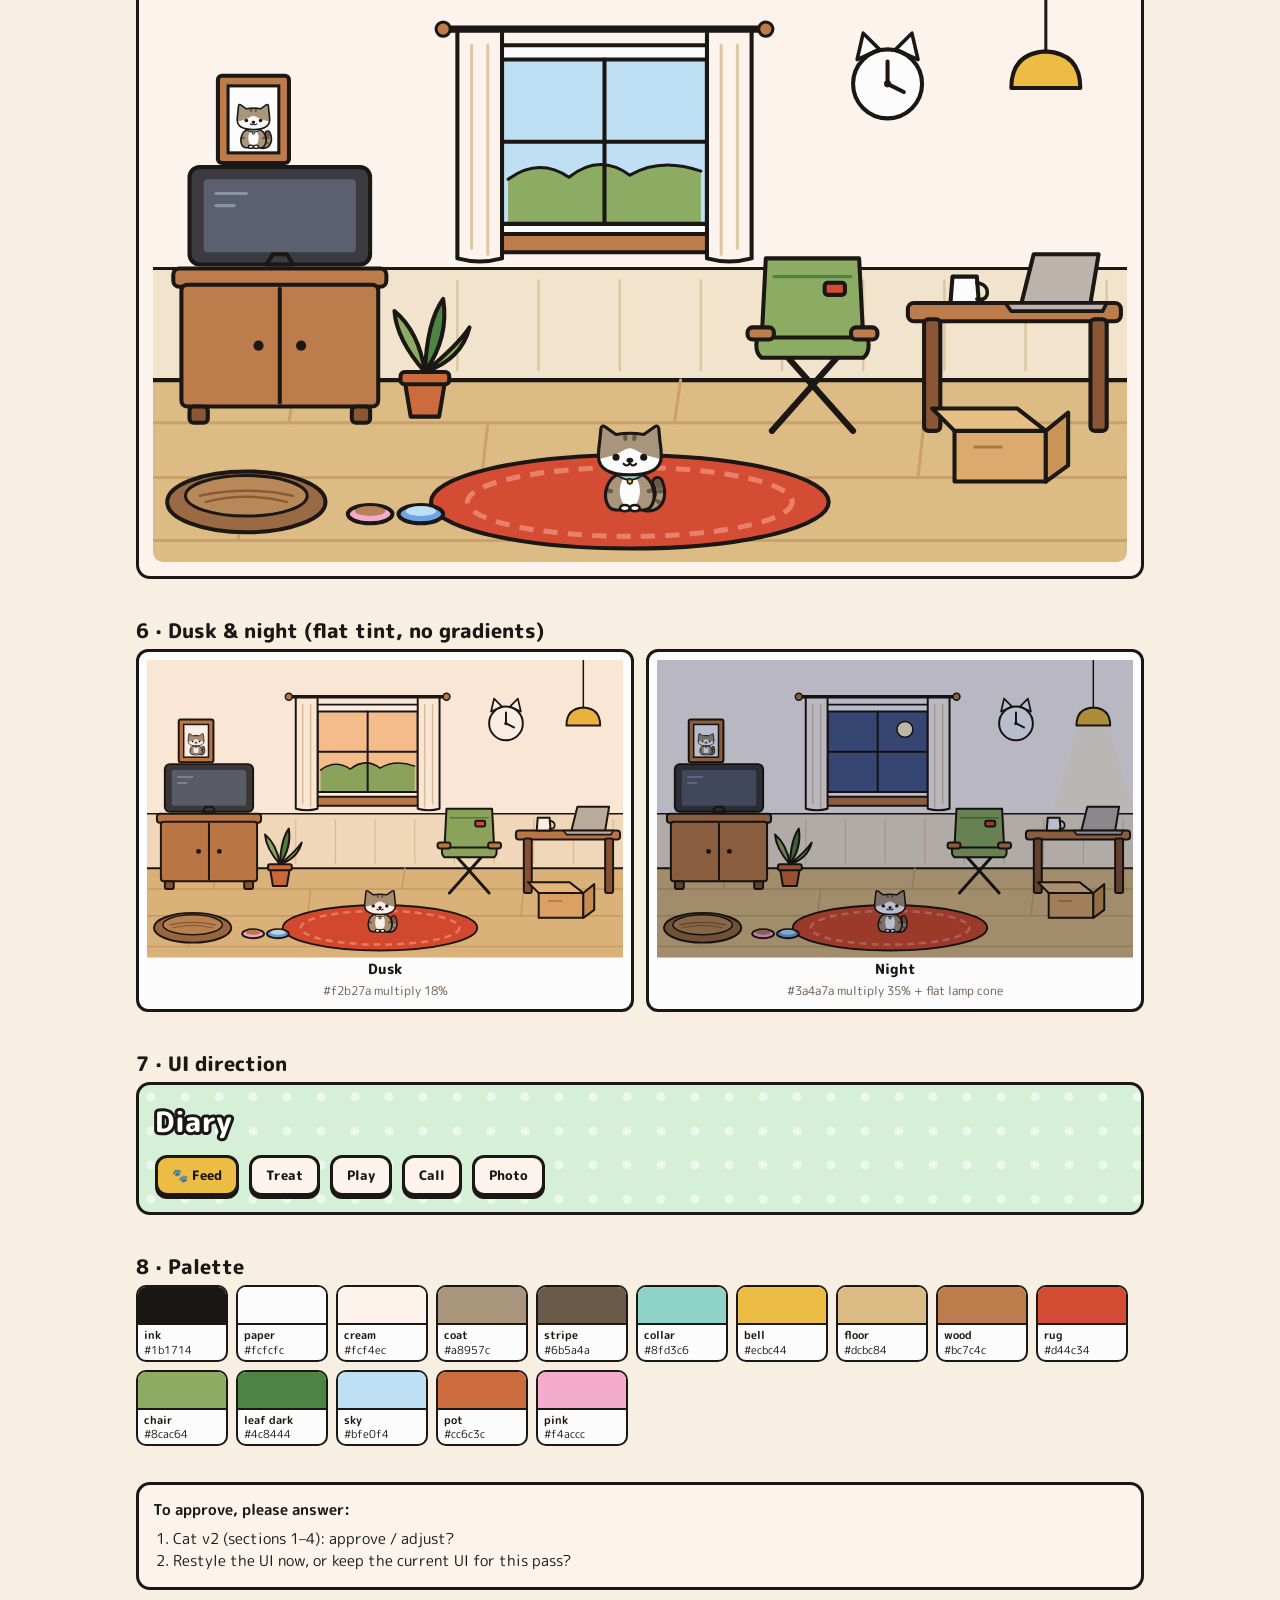
<file: cat-game/docs/style-samples.html>
<!doctype html>
<html lang="en">
<head>
<meta charset="utf-8">
<meta name="viewport" content="width=device-width, initial-scale=1">
<title>Style Samples</title>
<link href="https://fonts.googleapis.com/css2?family=M+PLUS+Rounded+1c:wght@500;800&display=swap" rel="stylesheet">
<style>
  :root {
    --ink: #1b1714; --paper: #fcfcfc; --cream: #fcf4ec; --cream-deep: #f2e4cc;
    --pink: #f9d6de; --mint: #d6f0d8; --butter: #f8e7a8; --mustard: #ecbc44;
    --text: #1b1714; --muted: #6b5a4a; --bg: #f7efe2;
  }
  @media (prefers-color-scheme: dark) {
    :root:not([data-theme="light"]) { --bg: #2a2420; --text: #f4ece0; --muted: #c9b9a6; }
  }
  :root[data-theme="dark"] { --bg: #2a2420; --text: #f4ece0; --muted: #c9b9a6; }
  * { box-sizing: border-box; }
  body { margin: 0; background: var(--bg); color: var(--text); font: 15px/1.5 "M PLUS Rounded 1c", system-ui, sans-serif; }
  main { max-width: 1040px; margin: 0 auto; padding: 24px 16px 64px; }
  h1 { font-weight: 800; font-size: 30px; margin: 0 0 4px; }
  h3 { font-weight: 800; font-size: 15px; margin: 18px 0 8px; }
  .combo svg.small { height: 70px; }
  h2 { font-weight: 800; font-size: 20px; margin: 36px 0 4px; }
  p.lede, p.note { color: var(--muted); margin: 0 0 14px; max-width: 70ch; }
  .card { background: var(--cream); color: var(--ink); border: 3px solid var(--ink); border-radius: 14px; padding: 14px; }
  .grid { display: grid; gap: 12px; grid-template-columns: repeat(auto-fill, minmax(170px, 1fr)); }
  .tile { background: var(--paper); border: 3px solid var(--ink); border-radius: 12px; padding: 8px; text-align: center; color: var(--ink); }
  .tile svg { width: 100%; height: 150px; display: block; }
  .tile b { display: block; font-weight: 800; font-size: 14px; }
  .tile span { font-size: 12px; color: #6b5a4a; }
  .pair { display: grid; gap: 12px; grid-template-columns: repeat(auto-fit, minmax(240px, 1fr)); }
  .pair .tile svg { height: 200px; }
  .room svg { width: 100%; height: auto; display: block; border-radius: 10px; }
  .swatches { display: flex; flex-wrap: wrap; gap: 8px; }
  .sw { width: 92px; font-size: 11px; color: var(--ink); background: var(--paper); border: 2px solid var(--ink); border-radius: 10px; overflow: hidden; }
  .sw i { display: block; height: 38px; border-bottom: 2px solid var(--ink); }
  .sw div { padding: 3px 6px; line-height: 1.3; }
  .ui { background-color: var(--mint); border: 3px solid var(--ink); border-radius: 14px; padding: 16px; color: var(--ink);
        background-image: radial-gradient(circle at 12px 12px, rgba(255,255,255,.55) 4px, transparent 5px); background-size: 34px 34px; }
  .ui .btns { display: flex; gap: 10px; flex-wrap: wrap; margin-top: 12px; }
  .ui button { font: 800 13px "M PLUS Rounded 1c", sans-serif; color: var(--ink); background: var(--cream); border: 3px solid var(--ink);
               border-radius: 12px; padding: 8px 14px; box-shadow: 0 3px 0 var(--ink); }
  .ui button.hi { background: var(--mustard); }
  .title-outline { font-weight: 800; font-size: 28px; color: #fff; -webkit-text-stroke: 6px var(--ink); paint-order: stroke fill; letter-spacing: .5px; }
  .ask { margin-top: 36px; }
  .ask ol { margin: 6px 0 0 20px; padding: 0; }
</style>
</head>
<body>
<main>
  <h1>Style samples for approval</h1>
  <p class="lede">These follow <code>docs/art-style.md</code>. Our own tabby-and-white cat is drawn in a Neko Atsume–<em>inspired</em> style. Nothing here is traced or copied from Hit-Point art. All drawings are inline SVG, built the same way the game draws them, so whatever you approve here ports straight across.</p>

  <h2>1 · Before → after</h2>
  <p class="note">Left: the current cat (rendered live from <code>js/ui/catArt.js</code>). Right: the proposed style.</p>
  <div class="pair">
    <div class="tile"><svg id="before" viewBox="-75 -165 150 175"></svg><b>Current</b><span>thin brown line, whiskers, shading-like layering</span></div>
    <div class="tile"><svg id="after" viewBox="-75 -165 150 175"></svg><b>Proposed</b><span>v2: dot eyes, ink oval nose, ω, minimal collar</span></div>
  </div>

  <h2>2 · Poses</h2>
  <p class="note">v3: rounder bodies, smaller legs and paws. v2, simplified: head and ears are one shape, eyes are solid ink dots, bigger dot eyes, an ink oval nose sits on top of the ω mouth, there are no whiskers, a thin mint collar peeks out under the chin, and the coat has just two forehead bars and one or two bars per side. Same head in every pose; the body does the acting. The feet sit at (0,0), matching the current code's convention.</p>
  <div class="grid" id="poses"></div>

  <h2>3 · Face kit</h2>
  <p class="note">At room scale the cat's face is about 40 px tall, so every expression has to read from silhouette and a few marks.</p>
  <div class="grid" id="faces"></div>

  <h2>3c · Face options: which is cuter?</h2>
  <p class="note"><b>Chosen: E1 + N4 + M1 + B1</b> (dots, ink oval nose, ω, no blush), with a minimal collar. The options stay here for reference; each row changes one feature from the chosen face.</p>
  <h3>Eyes</h3><div class="grid" id="opt-eyes"></div>
  <h3>Nose</h3><div class="grid" id="opt-nose"></div>
  <h3>Mouth</h3><div class="grid" id="opt-mouth"></div>
  <h3>Extra: cheek blush</h3><div class="grid" id="opt-blush"></div>
  <h3>Curated combos (close-up + room size)</h3><div class="grid" id="opt-combos"></div>

  <h2>4 · Scale check</h2>
  <p class="note">The same cat at 100%, 60% (its size in the room) and 35% (menu badge). The simpler design has to survive the smallest one.</p>
  <div class="pair" id="eyes"></div>

  <h2>5 · The room</h2>
  <p class="note">Same furniture as now (TV desk, green camping chair, table with laptop, round scratcher, rug, bowls, box), redrawn with flat fills and a slightly thinner line. There are no sheer curtains or light gradients. The window shows a flat sky.</p>
  <div class="card room"><svg id="room" viewBox="0 0 960 600"></svg></div>

  <h2>6 · Dusk &amp; night (flat tint, no gradients)</h2>
  <div class="pair">
    <div class="tile"><svg id="dusk" viewBox="0 0 960 600" style="height:auto"></svg><b>Dusk</b><span>#f2b27a multiply 18%</span></div>
    <div class="tile"><svg id="night" viewBox="0 0 960 600" style="height:auto"></svg><b>Night</b><span>#3a4a7a multiply 35% + flat lamp cone</span></div>
  </div>

  <h2>7 · UI direction</h2>
  <div class="ui">
    <div class="title-outline">Diary</div>
    <div class="btns">
      <button class="hi">🐾 Feed</button><button>Treat</button><button>Play</button><button>Call</button><button>Photo</button>
    </div>
  </div>

  <h2>8 · Palette</h2>
  <div class="swatches" id="swatches"></div>

  <div class="card ask">
    <b>To approve, please answer:</b>
    <ol>
      <li>Cat v2 (sections 1–4): approve / adjust?</li>
      <li>Restyle the UI now, or keep the current UI for this pass?</li>
    </ol>
  </div>
</main>

<script src="../js/ui/catArt.js"></script>
<script>
(function () {
  'use strict';

  // ---------- tokens (docs/art-style.md §3.3) ----------
  const T = {
    ink: '#1b1714', paper: '#fcfcfc', cream: '#fcf4ec', creamDeep: '#f2e4cc',
    coat: '#a8957c', coatFar: '#978670', stripe: '#6b5a4a', iris: '#a8a24a',
    collar: '#8fd3c6', bell: '#ecbc44', tongue: '#e98f94', nose: '#f2a0a8', bean: '#f4accc',
    wall: '#fcf4ec', wains: '#f2e4cc', floor: '#dcbc84', floorLine: '#c8a26a',
    wood: '#bc7c4c', woodDark: '#8a5636', rug: '#d44c34', rugLight: '#e8806a',
    chair: '#8cac64', chairDark: '#4c8444', sky: '#bfe0f4', pot: '#cc6c3c',
    leaf: '#8cac64', leafDark: '#4c8444', box: '#dcaa6c', grey: '#bcb4ac', blue: '#6ca4e4', pink: '#f4accc',
  };
  const LW = 5;
  let uidN = 0;
  const uid = (p) => `${p}${++uidN}`;

  // ---------- helpers ----------
  const S = (d, fill, w) => `<path d="${d}" fill="${fill}" stroke="${T.ink}" stroke-width="${w || LW}" stroke-linejoin="round" stroke-linecap="round"/>`;
  const F = (d, fill) => `<path d="${d}" fill="${fill}"/>`;
  const Ln = (d, w, c) => `<path d="${d}" fill="none" stroke="${c || T.ink}" stroke-width="${w || 3}" stroke-linecap="round" stroke-linejoin="round"/>`;
  const bars = (list, w) => list.map((d) => Ln(d, w || 7, T.stripe)).join('');
  // Flat fill, unoutlined markings clipped inside, outline drawn once on top.
  function part(d, fill, inner, w) {
    const id = uid('c');
    return `<clipPath id="${id}"><path d="${d}"/></clipPath>${F(d, fill)}<g clip-path="url(#${id})">${inner || ''}</g>${Ln(d, w || LW)}`;
  }
  // Constant-width tube (tail, raised legs): ink stroke under a colour stroke.
  function tube(d, w, color, inner) {
    return `<path d="${d}" fill="none" stroke="${T.ink}" stroke-width="${w + LW * 2}" stroke-linecap="round" stroke-linejoin="round"/>` +
      `<path d="${d}" fill="none" stroke="${color}" stroke-width="${w}" stroke-linecap="round" stroke-linejoin="round"/>` + (inner || '');
  }

  // ---------- head (centre 0,0) ----------
  // v2: one silhouette for head + ears, solid ink dot eyes, ink nose + ω,
  // no whiskers, no collar, two forehead bars, one soft coat/white boundary.
  const HEAD = 'M 0 30 C -30 30 -50 22 -50 0 C -50 -10 -49 -16 -48 -22 L -46 -43 Q -45 -50 -39 -46 L -22 -34 Q 0 -38 22 -34 L 39 -46 Q 45 -50 46 -43 L 48 -22 C 49 -16 50 -10 50 0 C 50 22 30 30 0 30 Z';
  const COAT_TOP = 'M -70 -70 L 70 -70 L 70 8 C 52 6 36 2 24 -2 C 14 -5 8 -12 0 -12 C -8 -12 -14 -5 -24 -2 C -36 2 -52 6 -70 8 Z';

  // ---- face options (pick by code: E*, N*, M*, B*) ----
  const white = (cx, cy, r) => `<circle cx="${cx}" cy="${cy}" r="${r}" fill="#fff"/>`;
  const EYE_STYLES = {
    E1: { label: 'Dots', at: (x) => `<circle cx="${x}" cy="0" r="5.6" fill="${T.ink}"/>` },
    E2: { label: 'Dots + sparkle', at: (x) => `<circle cx="${x}" cy="0" r="6.4" fill="${T.ink}"/>` + white(x + 2, -2.2, 2) + white(x - 2, 2.4, 0.9) },
    E3: { label: 'Tall ovals', at: (x) => `<ellipse cx="${x}" cy="0" rx="4.4" ry="6.8" fill="${T.ink}"/>` },
    E4: { label: 'Big + sparkle', at: (x) => `<circle cx="${x}" cy="0.5" r="8" fill="${T.ink}"/>` + white(x + 2.6, -2.4, 2.6) + white(x - 2.6, 3.4, 1.2) },
    E5: { label: 'Small, wide-set', x: 26, at: (x) => `<circle cx="${x}" cy="1" r="4.2" fill="${T.ink}"/>` },
    E6: { label: 'Sleepy beans', at: (x) => `<ellipse cx="${x}" cy="1" rx="6.6" ry="4.6" fill="${T.ink}"/>` },
  };
  const outlineN = (d, fill) => `<path d="${d}" fill="${fill}" stroke="${T.ink}" stroke-width="2.2" stroke-linejoin="round"/>`;
  const NOSE_STYLES = {
    N1: { label: 'Pink triangle', svg: () => outlineN('M -7.2 3.6 L 7.2 3.6 L 0 11 Z', T.nose) },
    N2: { label: 'Ink triangle', svg: () => outlineN('M -7.2 3.6 L 7.2 3.6 L 0 11 Z', T.ink) },
    N3: { label: 'Pink heart', svg: () => outlineN('M 0 11 C -3 8.6 -7.6 6.4 -7.6 3.6 C -7.6 0.8 -3.8 0 0 2.8 C 3.8 0 7.6 0.8 7.6 3.6 C 7.6 6.4 3 8.6 0 11 Z', T.nose) },
    N4: { label: 'Ink oval', svg: () => `<ellipse cx="0" cy="7" rx="5.4" ry="4" fill="${T.ink}"/>` + Ln('M 0 10 L 0 11.5', 3) },
    N5: { label: 'Pink oval', svg: () => `<ellipse cx="0" cy="7" rx="6" ry="4.2" fill="${T.nose}" stroke="${T.ink}" stroke-width="2.2"/>` + Ln('M 0 11.2 L 0 11.8', 3) },
    N6: { label: 'Tiny ink + philtrum', svg: () => outlineN('M -4.4 5.4 L 4.4 5.4 L 0 9.4 Z', T.ink) + Ln('M 0 9.4 L 0 12.5', 3) },
  };
  const MOUTH_STYLES = {
    M1: { label: 'ω', svg: () => Ln('M -10 12.5 Q -5 18.5 0 11.5 Q 5 18.5 10 12.5', 3.4) },
    M2: { label: 'Small ω', svg: () => Ln('M -6.5 12.5 Q -3.2 16.5 0 11.5 Q 3.2 16.5 6.5 12.5', 3.2) },
    M3: { label: 'Curly ω', svg: () => Ln('M -13 10.5 Q -12 16.5 -6 16.5 Q -1.5 16.5 0 11.5 Q 1.5 16.5 6 16.5 Q 12 16.5 13 10.5', 3.4) },
    M4: { label: 'Open smile', svg: () => `<path d="M -8 12.5 Q 0 13.8 8 12.5 Q 6.8 22 0 22 Q -6.8 22 -8 12.5 Z" fill="${T.tongue}" stroke="${T.ink}" stroke-width="3.2" stroke-linejoin="round"/>` + Ln('M 0 11 L 0 13', 3) },
    M5: { label: 'Wide shallow ω', svg: () => Ln('M -12 13.5 Q -6 17 0 13 Q 6 17 12 13.5', 3.4) + Ln('M 0 11 L 0 13', 3.2) },
    M6: { label: 'Tiny "v"', svg: () => Ln('M -3.5 12.5 L 0 15.5 L 3.5 12.5', 3) },
  };
  const BLUSH = (on) => on ? `<ellipse cx="-33" cy="11" rx="7" ry="4" fill="${T.nose}" opacity=".75"/><ellipse cx="33" cy="11" rx="7" ry="4" fill="${T.nose}" opacity=".75"/>` : '';

  function eyes(kind, style) {
    const st = EYE_STYLES[style] || EYE_STYLES.E1;
    const at = (x) => {
      switch (kind) {
        case 'happy': return Ln(`M ${x - 6.5} 3.5 Q ${x} -4 ${x + 6.5} 3.5`, 4);
        case 'closed': return Ln(`M ${x - 6.5} 0 Q ${x} 6 ${x + 6.5} 0`, 4);
        case 'wide': return `<circle cx="${x}" cy="0" r="7" fill="${T.ink}"/>`;
        case 'grumpy': return `<circle cx="${x}" cy="1.5" r="5.2" fill="${T.ink}"/>` + Ln(`M ${x - 7.5} -2.5 L ${x + 7.5} -2.5`, 4);
        default: return st.at(x);
      }
    };
    const dx = st.x || 22;
    return at(-dx) + at(dx);
  }
  const OMEGA = 'M -10 12.5 Q -5 18.5 0 11.5 Q 5 18.5 10 12.5';
  function mouth(kind, o) {
    const n = (NOSE_STYLES[o.noseStyle] || NOSE_STYLES.N4).svg();
    switch (kind) {
      case 'o': return Ln('M 0 11 L 0 13.5', 3.4) + `<ellipse cx="0" cy="18" rx="3.6" ry="4.4" fill="${T.ink}"/>` + n;
      case 'flat': return Ln('M 0 11 L 0 15 M -6.5 15 L 6.5 15', 3.4) + n;
      case 'open': return `<path d="${OMEGA} Q 8.5 24 0 24 Q -8.5 24 -10 12.5 Z" fill="${T.tongue}" stroke="${T.ink}" stroke-width="3.4" stroke-linejoin="round"/>` + n;
      default: return (MOUTH_STYLES[o.mouthStyle] || MOUTH_STYLES.M1).svg() + n;
    }
  }
  // Minimal collar: thin mint band peeking out under the chin, tiny bell.
  // Drawn in head space before the head, so the head hides the band's ends.
  const COLLAR = 'M -23 23 Q 0 44 23 23';
  const collar = () => Ln(COLLAR, 11) + Ln(COLLAR, 5.5, T.collar) +
    `<circle cx="0" cy="40.5" r="4" fill="${T.bell}" stroke="${T.ink}" stroke-width="2.4"/>`;
  function head(x, y, o) {
    o = o || {};
    const s = o.s || 1, r = o.rot || 0;
    const coat = F(COAT_TOP, T.coat) + bars(['M -8 -36 L -7 -27', 'M 8 -36 L 7 -27'], 6.5);
    return `<g transform="translate(${x} ${y}) rotate(${r}) scale(${s})">` +
      (o.collar === false ? '' : collar()) + part(HEAD, T.paper, coat) + BLUSH(o.blush) +
      `<g transform="translate(0 2)">${eyes(o.eyes || 'open', o.eyeStyle)}</g>` + mouth(o.mouth, o) +
      `</g>`;
  }
  // Tail: plain tube with three flat bands (the last one is the dark tip).
  function tail(d, w) {
    w = w || 11;
    return tube(d, w, T.coat,
      `<path d="${d}" pathLength="100" fill="none" stroke="${T.stripe}" stroke-width="${w}" stroke-dasharray="0 34 12 20 12 100"/>` +
      `<path d="${d}" pathLength="100" fill="none" stroke="${T.stripe}" stroke-width="${w}" stroke-linecap="round" stroke-dasharray="0 88 12 0"/>`);
  }
  const stub = (x, c, top) => S(`M ${x - 6.5} ${top} L ${x - 6.5} -5 Q ${x - 6.5} 0 ${x - 1.5} 0 L ${x + 1.5} 0 Q ${x + 6.5} 0 ${x + 6.5} -5 L ${x + 6.5} ${top}`, c);

  // ---------- poses (feet at 0,0, facing right) ----------
  // v3: rounder, softer bodies; legs are short nubs and paws are small ovals.
  const nub = (cx, cy, rx, ry, c) => `<ellipse cx="${cx}" cy="${cy}" rx="${rx}" ry="${ry}" fill="${c || T.paper}" stroke="${T.ink}" stroke-width="4"/>`;
  const stubLeg = (x, c) => S(`M ${x - 5} -12 L ${x - 5} -4 Q ${x - 5} 0 ${x - 1} 0 L ${x + 1} 0 Q ${x + 5} 0 ${x + 5} -4 L ${x + 5} -12`, c, 4.4);
  const POSES = {
    // A round "rice ball" body; two small paw nubs peek out at the front.
    sit(o) {
      const body = 'M -22 0 C -38 0 -42 -22 -36 -38 C -30 -54 -16 -60 0 -60 C 16 -60 30 -54 36 -38 C 42 -22 38 0 22 0 Z';
      return tail('M 26 -6 C 48 -4 52 -26 44 -44', 10) +
        part(body, T.coat, `<ellipse cx="0" cy="-30" rx="16" ry="26" fill="${T.paper}"/>` +
          bars(['M -40 -32 L -30 -30', 'M 40 -32 L 30 -30'])) +
        nub(-8, -3, 7.5, 5) + nub(8, -3, 7.5, 5) + head(0, -86, o);
    },
    loaf(o) {
      const body = 'M -40 0 C -56 0 -58 -20 -50 -32 C -40 -46 -22 -50 -2 -50 C 22 -50 42 -42 48 -24 C 52 -8 44 0 34 0 Z';
      return part(body, T.coat, `<ellipse cx="30" cy="-18" rx="16" ry="20" fill="${T.paper}"/>` +
          bars(['M -30 -50 L -32 -36', 'M -12 -52 L -14 -38'])) +
        tail('M -44 -4 C -36 3 -12 4 6 0', 9) + head(28, -46, Object.assign({ s: 0.9 }, o));
    },
    curl(o) {
      const body = 'M -44 -24 C -46 -46 -20 -56 4 -56 C 30 -56 48 -42 48 -24 C 48 -6 30 0 2 0 C -26 0 -44 -6 -44 -24 Z';
      return part(body, T.coat, bars(['M -24 -60 L -28 -40', 'M -6 -62 L -8 -42'])) +
        tail('M -40 -8 C -34 3 -14 5 2 2', 9) +
        head(22, -26, Object.assign({ s: 0.8, rot: -10, eyes: 'closed' }, o));
    },
    belly(o) {
      const body = 'M -46 -18 C -46 -40 -26 -46 -2 -46 C 22 -46 38 -36 38 -18 C 38 -4 24 0 -4 0 C -32 0 -46 -4 -46 -18 Z';
      return tail('M -44 -10 Q -64 -8 -74 0', 9) +
        tube('M -32 -40 L -35 -52', 8, T.coat) + tube('M -16 -44 L -16 -56', 8, T.coat) +
        part(body, T.coat, `<ellipse cx="-4" cy="-36" rx="30" ry="12" fill="${T.paper}"/>`) +
        head(56, -28, Object.assign({ s: 0.8, rot: 14, eyes: 'happy', mouth: 'open' }, o)) +
        nub(10, -50, 6, 5) + nub(24, -46, 6, 5);
    },
    walk(o) {
      const body = 'M -38 -28 C -38 -48 -18 -54 4 -54 C 26 -54 40 -46 40 -28 C 40 -12 26 -8 0 -8 C -24 -8 -38 -12 -38 -28 Z';
      return tail('M -34 -36 C -50 -44 -50 -68 -42 -80', 10) +
        stubLeg(-18, T.coatFar) + stubLeg(28, T.paper) +
        part(body, T.coat, `<ellipse cx="22" cy="-14" rx="22" ry="12" fill="${T.paper}"/>` +
          bars(['M -22 -56 L -24 -40', 'M -4 -58 L -6 -42'])) +
        stubLeg(-28, T.coat) + stubLeg(18, T.paper) + head(32, -58, Object.assign({ s: 0.86 }, o));
    },
    stretch(o) {
      const body = 'M -46 -38 C -48 -54 -32 -58 -18 -50 C 0 -40 18 -26 32 -20 C 44 -14 42 -4 32 -4 C 12 -2 -10 -8 -26 -18 C -38 -26 -46 -28 -46 -38 Z';
      return tail('M -44 -46 C -56 -58 -52 -78 -42 -86', 10) +
        S('M -38 -34 L -39 -4 Q -39 0 -35 0 L -33 0 Q -29 0 -29 -4 L -28 -28', T.coat, 4.4) +
        part(body, T.coat, `<ellipse cx="22" cy="-8" rx="22" ry="9" fill="${T.paper}"/>` + bars(['M -30 -58 L -34 -42'])) +
        nub(56, -3, 8, 4.6) + nub(48, -3, 8, 4.6) +
        head(40, -24, Object.assign({ s: 0.8, eyes: 'closed', mouth: 'open' }, o));
    },
  };
  const draw = (pose, o) => POSES[pose](o || {});

  // ---------- room (960 x 600) ----------
  const RW = 4;
  const RS = (d, fill, w) => S(d, fill, w || RW);
  const R = (x, y, w, h, fill, rx) => `<rect x="${x}" y="${y}" width="${w}" height="${h}" rx="${rx || 6}" fill="${fill}" stroke="${T.ink}" stroke-width="${RW}" stroke-linejoin="round"/>`;
  const E = (cx, cy, rx, ry, fill, w) => `<ellipse cx="${cx}" cy="${cy}" rx="${rx}" ry="${ry}" fill="${fill}" stroke="${T.ink}" stroke-width="${w || RW}"/>`;

  function room(phase) {
    const FLOOR = 420;
    let s = '';
    // wall + wainscot + floor
    s += `<rect x="0" y="0" width="960" height="${FLOOR}" fill="${T.wall}"/>`;
    s += `<rect x="0" y="310" width="960" height="${FLOOR - 310}" fill="${T.wains}"/>` + Ln('M 0 310 L 960 310', 3);
    for (let x = 60; x < 960; x += 80) s += Ln(`M ${x} 322 L ${x} ${FLOOR - 10}`, 2.5, '#dcc7a2');
    s += `<rect x="0" y="${FLOOR}" width="960" height="${600 - FLOOR}" fill="${T.floor}"/>` + Ln(`M 0 ${FLOOR} L 960 ${FLOOR}`, RW);
    for (const y of [462, 516, 578]) s += Ln(`M 0 ${y} L 960 ${y}`, 3, T.floorLine);
    [[140, 420, 462], [520, 420, 462], [330, 462, 516], [760, 462, 516], [90, 516, 578], [600, 516, 578]].forEach(([x, a, b]) => (s += Ln(`M ${x} ${a} L ${x - 6} ${b}`, 3, T.floorLine)));

    // window
    const sky = phase === 'night' ? '#4a5c8c' : phase === 'dusk' ? '#f6c79a' : T.sky;
    s += R(330, 90, 230, 190, T.paper, 8) + `<rect x="344" y="104" width="202" height="162" fill="${sky}"/>`;
    if (phase === 'night') s += `<circle cx="500" cy="140" r="16" fill="#fff6c8" stroke="${T.ink}" stroke-width="3"/>`;
    else s += `<path d="M 350 266 L 350 222 Q 380 200 410 220 Q 440 196 470 218 Q 500 200 540 214 L 540 266 Z" fill="${T.leaf}"/>` + Ln('M 350 222 Q 380 200 410 220 Q 440 196 470 218 Q 500 200 540 214', 3);
    s += Ln('M 445 104 L 445 266 M 344 185 L 546 185', RW) + Ln('M 344 104 L 546 104 L 546 266 L 344 266 Z', RW);
    s += R(316, 276, 258, 18, T.wood, 6); // sill
    // flat curtains
    s += RS('M 300 74 L 344 74 L 344 300 Q 322 306 300 300 Z', T.cream) + Ln('M 314 90 L 314 290 M 330 90 L 330 296', 3, '#dcc7a2');
    s += RS('M 546 74 L 590 74 L 590 300 Q 568 306 546 300 Z', T.cream) + Ln('M 560 90 L 560 296 M 576 90 L 576 290', 3, '#dcc7a2');
    s += Ln('M 286 74 L 604 74', 7) + `<circle cx="286" cy="74" r="7" fill="${T.wood}" stroke="${T.ink}" stroke-width="3"/><circle cx="604" cy="74" r="7" fill="${T.wood}" stroke="${T.ink}" stroke-width="3"/>`;

    // wall clock (cat-ear clock, as now)
    s += RS('M 694 104 L 700 78 L 716 94 Z', T.paper, 3.5) + RS('M 754 104 L 748 78 L 732 94 Z', T.paper, 3.5) + E(724, 128, 34, 34, T.paper) +
      Ln('M 724 128 L 724 106 M 724 128 L 740 136', 4) + `<circle cx="724" cy="128" r="3.5" fill="${T.ink}"/>`;
    // framed portrait
    s += R(64, 120, 70, 86, T.wood, 4) + `<rect x="74" y="130" width="50" height="66" fill="${T.paper}" stroke="${T.ink}" stroke-width="3"/>` +
      `<g transform="translate(99 191) scale(.32)">${draw('sit')}</g>`;
    // hanging lamp
    s += Ln('M 880 0 L 880 96', 3) + RS('M 846 132 Q 846 98 880 96 Q 914 98 914 132 Z', T.bell);
    if (phase === 'night') s += `<path d="M 850 134 L 910 134 L 960 300 L 800 300 Z" fill="#fff2b0" opacity=".28"/>`;

    // TV desk
    s += R(20, 310, 210, 18, T.wood, 6) + R(28, 326, 194, 120, T.wood, 6) + Ln('M 125 330 L 125 442', RW) +
      `<circle cx="104" cy="386" r="5" fill="${T.ink}"/><circle cx="146" cy="386" r="5" fill="${T.ink}"/>` +
      R(36, 446, 18, 16, T.woodDark, 4) + R(196, 446, 18, 16, T.woodDark, 4);
    s += R(36, 210, 178, 96, '#3a3a40', 10) + `<rect x="50" y="222" width="150" height="72" rx="4" fill="#5a6070"/>` + Ln('M 62 236 L 92 236 M 62 248 L 80 248', 3, '#8a92a6') +
      RS('M 112 306 L 138 306 L 132 296 L 118 296 Z', '#3a3a40');

    // green camping chair
    s += Ln('M 610 470 L 690 380 M 690 470 L 610 380', 6) +
      RS('M 596 376 L 704 376 Q 708 392 700 398 L 600 398 Q 592 392 596 376 Z', T.chair) +
      RS('M 604 300 L 696 300 L 700 378 L 600 378 Z', T.chair) + R(586, 368, 26, 12, T.wood, 5) + R(688, 368, 26, 12, T.wood, 5) +
      Ln('M 612 318 L 688 318', 3, T.chairDark) + R(662, 324, 20, 12, T.rug, 3);

    // table + laptop
    s += R(744, 344, 210, 18, T.wood, 6) + R(760, 360, 16, 110, T.woodDark, 4) + R(924, 360, 16, 110, T.woodDark, 4);
    s += RS('M 856 344 L 868 296 L 932 296 L 924 344 Z', T.grey) + RS('M 840 344 L 940 344 L 936 352 L 846 352 Z', T.grey, 3.5);
    s += RS('M 786 344 L 788 318 L 812 318 L 814 344 Z', T.paper) + RS('M 812 324 Q 824 326 822 336 Q 820 342 812 340', 'none', 3.5); // mug

    // plant
    s += RS('M 248 420 L 288 420 L 282 456 L 254 456 Z', T.pot) + R(244, 412, 48, 12, T.pot, 4) +
      RS('M 268 412 Q 240 380 238 352 Q 262 372 268 412 Z', T.leaf) + RS('M 268 412 Q 270 362 286 340 Q 292 378 268 412 Z', T.leafDark) +
      RS('M 268 412 Q 300 386 312 368 Q 304 400 268 412 Z', T.leaf);

    // rug, scratcher bed, bowls, box
    s += E(470, 540, 196, 46, T.rug) + `<ellipse cx="470" cy="540" rx="160" ry="34" fill="none" stroke="${T.rugLight}" stroke-width="5" stroke-dasharray="14 10"/>`;
    s += E(92, 540, 78, 30, '#9a6a44') + E(92, 534, 60, 20, '#b98858', 3) + Ln('M 46 534 Q 92 524 138 534 M 52 540 Q 92 530 132 540', 2.5, '#8a5a36');
    s += E(214, 552, 22, 9, T.pink) + `<ellipse cx="214" cy="549" rx="15" ry="5" fill="#b9805a"/>` +
      E(264, 552, 22, 9, T.blue) + `<ellipse cx="264" cy="549" rx="15" ry="5" fill="#bfe0f4"/>`;
    s += RS('M 790 520 L 790 470 L 880 470 L 880 520 Z', T.box) + RS('M 790 470 L 768 448 L 852 448 L 880 470 Z', '#e8bf86') +
      RS('M 880 470 L 902 452 L 902 504 L 880 520 Z', '#c99456') + Ln('M 810 486 L 836 486', 3, '#a87a44');

    // the cat on the rug
    s += `<g transform="translate(470 548) scale(.62)">${draw('sit')}</g>`;

    if (phase === 'dusk') s += `<rect width="960" height="600" fill="#f2b27a" opacity=".18" style="mix-blend-mode:multiply"/>`;
    if (phase === 'night') s += `<rect width="960" height="600" fill="#3a4a7a" opacity=".35" style="mix-blend-mode:multiply"/>`;
    return s;
  }

  // ---------- render ----------
  const $ = (id) => document.getElementById(id);

  try {
    const old = globalThis.CatGame && globalThis.CatGame.CatArt;
    $('before').innerHTML = old ? `<g transform="translate(0 0) scale(.95)">${old.render('sit', 'old')}</g>` : '';
  } catch (e) { /* the before image is optional */ }
  $('after').innerHTML = draw('sit');

  const poseTiles = [
    ['sit', 'Sit', '-80 -146 160 156', {}],
    ['loaf', 'Loaf', '-75 -100 150 110', { eyes: 'happy' }],
    ['curl', 'Curl (sleeping)', '-70 -80 140 90', {}],
    ['belly', 'Belly-up', '-95 -100 200 110', {}],
    ['walk', 'Walk', '-70 -110 150 120', {}],
    ['stretch', 'Stretch', '-70 -105 150 115', {}],
  ];
  $('poses').innerHTML = poseTiles.map(([p, label, vb, o]) =>
    `<div class="tile"><svg viewBox="${vb}">${draw(p, o)}</svg><b>${label}</b><span>${p}</span></div>`).join('');

  const faces = [
    ['Neutral', { }], ['Happy / purr', { eyes: 'happy' }], ['Sleepy / slow blink', { eyes: 'closed' }],
    ['Surprised', { eyes: 'wide', mouth: 'o' }], ['A Look', { eyes: 'grumpy', mouth: 'flat' }], ['Mrrp!', { eyes: 'happy', mouth: 'open' }],
  ];
  $('faces').innerHTML = faces.map(([label, o]) =>
    `<div class="tile"><svg viewBox="-60 -60 120 100">${head(0, 0, o)}</svg><b>${label}</b></div>`).join('');

  $('eyes').innerHTML = [1, 0.6, 0.35].map((k) =>
    `<div class="tile"><svg viewBox="-80 -150 160 160" style="height:${Math.round(200 * k)}px;margin:${Math.round(100 * (1 - k))}px auto 0">${draw('sit')}</svg><b>${Math.round(k * 100)}%</b></div>`).join('');

  const HEAD_VB = '-58 -54 116 92';
  const faceTile = (code, label, o) => `<div class="tile"><svg viewBox="${HEAD_VB}">${head(0, 0, o)}</svg><b>${code}</b><span>${label}</span></div>`;
  $('opt-eyes').innerHTML = Object.entries(EYE_STYLES).map(([k, v]) => faceTile(k, v.label, { eyeStyle: k })).join('');
  $('opt-nose').innerHTML = Object.entries(NOSE_STYLES).map(([k, v]) => faceTile(k, v.label, { noseStyle: k })).join('');
  $('opt-mouth').innerHTML = Object.entries(MOUTH_STYLES).map(([k, v]) => faceTile(k, v.label, { mouthStyle: k })).join('');
  $('opt-blush').innerHTML = faceTile('B1', 'No blush', {}) + faceTile('B2', 'Pink cheek blush', { blush: true });
  const COMBOS = [
    ['A', 'Classic Neko Atsume', 'E1 + N2 + M1', { eyeStyle: 'E1', noseStyle: 'N2', mouthStyle: 'M1' }],
    ['B', 'Sparkly & soft', 'E2 + N1 + M3 + B2', { eyeStyle: 'E2', noseStyle: 'N1', mouthStyle: 'M3', blush: true }],
    ['C', 'Big-eyed baby', 'E4 + N3 + M2 + B2', { eyeStyle: 'E4', noseStyle: 'N3', mouthStyle: 'M2', blush: true }],
    ['D', 'Calm & minimal', 'E5 + N6 + M5', { eyeStyle: 'E5', noseStyle: 'N6', mouthStyle: 'M5' }],
    ['E', 'Bean-eyed cosy', 'E6 + N5 + M1 + B2', { eyeStyle: 'E6', noseStyle: 'N5', mouthStyle: 'M1', blush: true }],
    ['F', 'Happy-go-lucky', 'E3 + N1 + M4', { eyeStyle: 'E3', noseStyle: 'N1', mouthStyle: 'M4' }],
  ];
  $('opt-combos').innerHTML = COMBOS.map(([k, name, codes, o]) =>
    `<div class="tile combo"><svg viewBox="${HEAD_VB}">${head(0, 0, o)}</svg>` +
    `<svg class="small" viewBox="-80 -146 160 156">${draw('sit', o)}</svg><b>${k} · ${name}</b><span>${codes}</span></div>`).join('');

  $('room').innerHTML = room('day');
  $('dusk').innerHTML = room('dusk');
  $('night').innerHTML = room('night');

  const sw = [['ink', T.ink], ['paper', T.paper], ['cream', T.cream], ['coat', T.coat], ['stripe', T.stripe], 
    ['collar', T.collar], ['bell', T.bell], ['floor', T.floor], ['wood', T.wood], ['rug', T.rug], ['chair', T.chair], ['leaf dark', T.leafDark], ['sky', T.sky], ['pot', T.pot], ['pink', T.pink]];
  $('swatches').innerHTML = sw.map(([n, c]) => `<div class="sw"><i style="background:${c}"></i><div><b>${n}</b><br>${c}</div></div>`).join('');
})();
</script>
</body>
</html>
</file>
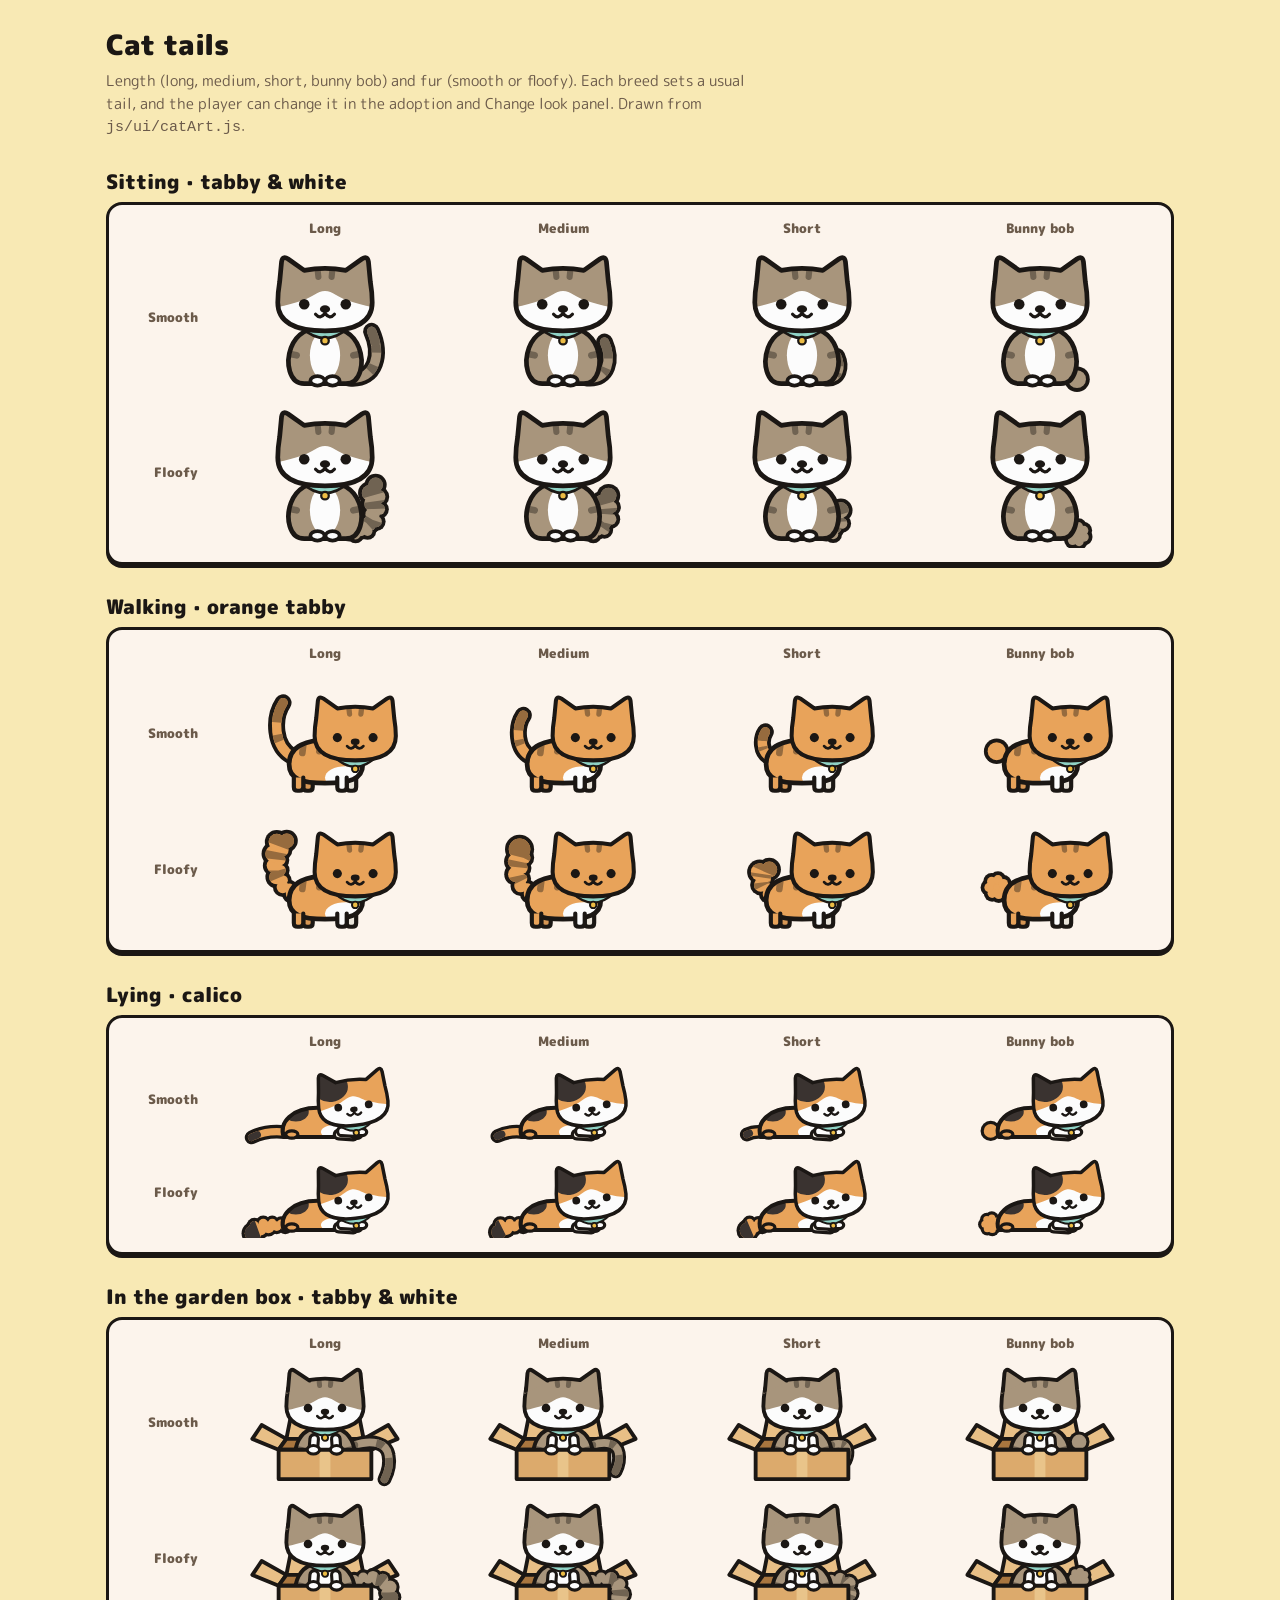
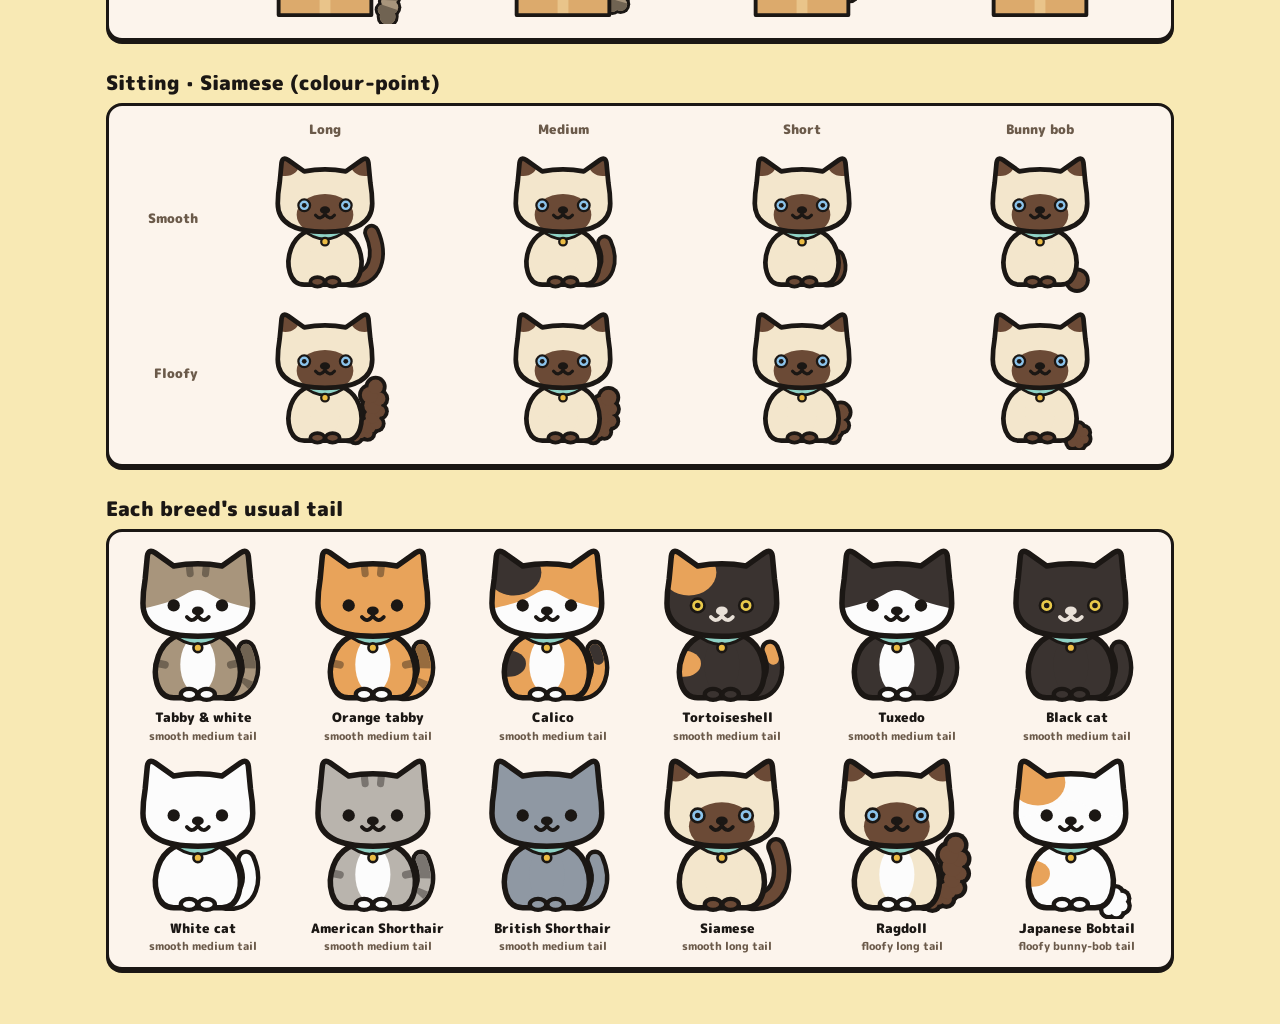
<file: cat-game/docs/tails.html>
<!doctype html>
<html lang="en">
<head>
<meta charset="utf-8">
<meta name="viewport" content="width=device-width, initial-scale=1">
<title>Cat Tails</title>
<link href="https://fonts.googleapis.com/css2?family=M+PLUS+Rounded+1c:wght@800;900&display=swap" rel="stylesheet">
<style>
  :root { --ink: #1b1714; --cream: #fcf4ec; --bg: #f8e9b4; --muted: #6b5a4a; }
  * { box-sizing: border-box; }
  body { margin: 0; background: var(--bg); color: var(--ink); font: 15px/1.5 "M PLUS Rounded 1c", system-ui, sans-serif; }
  main { max-width: 1100px; margin: 0 auto; padding: 24px 16px 56px; }
  h1 { font-weight: 900; font-size: 28px; margin: 0 0 4px; }
  h2 { font-weight: 900; font-size: 20px; margin: 26px 0 6px; }
  p.lede { color: var(--muted); margin: 0 0 12px; max-width: 74ch; }
  .card { background: var(--cream); border: 3px solid var(--ink); border-radius: 16px; padding: 12px; box-shadow: 0 3px 0 var(--ink); overflow-x: auto; }
  table { border-collapse: collapse; width: 100%; min-width: 640px; }
  th { font-size: 13px; font-weight: 900; color: var(--muted); padding: 2px 4px; }
  td { text-align: center; padding: 2px; }
  td svg { width: 100%; max-width: 170px; height: auto; display: block; margin: 0 auto; }
  th.row { text-align: right; padding-right: 8px; white-space: nowrap; }
  .breeds { display: grid; grid-template-columns: repeat(auto-fill, minmax(150px, 1fr)); gap: 10px; }
  .breeds div { text-align: center; font-weight: 900; font-size: 13px; }
  .breeds svg { width: 100%; height: auto; display: block; }
  .breeds small { display: block; color: var(--muted); font-weight: 800; }
</style>
</head>
<body>
<main>
  <h1>Cat tails</h1>
  <p class="lede">Length (long, medium, short, bunny bob) and fur (smooth or floofy). Each breed sets a usual tail, and the player can change it in the adoption and Change look panel. Drawn from <code>js/ui/catArt.js</code>.</p>
  <div id="out"></div>
</main>
<script src="../js/core/coats.js"></script>
<script src="../js/ui/catArt.js"></script>
<script>
(function () {
  'use strict';
  const G = globalThis.CatGame;
  const K = G.Coats;
  const out = document.getElementById('out');
  let n = 0;
  const draw = (pose, coat, tail, vb) => `<svg viewBox="${vb}" xmlns="http://www.w3.org/2000/svg">${G.CatArt.withCoat(coat, () => G.CatArt.render(pose, 't' + n++), null, tail)}</svg>`;

  // length × fur, for a few poses and coats
  const SETS = [
    ['sit', 'mochi', '-90 -150 180 160', 'Sitting · tabby & white'],
    ['walk', 'orange', '-90 -130 180 140', 'Walking · orange tabby'],
    ['lie', 'calico', '-110 -100 210 110', 'Lying · calico'],
    ['boxgroom', 'mochi', '-110 -150 220 170', 'In the garden box · tabby & white'],
    ['sit', 'siamese', '-90 -150 180 160', 'Sitting · Siamese (colour-point)'],
  ];
  for (const [pose, preset, vb, title] of SETS) {
    let h = `<h2>${title}</h2><div class="card"><table><tr><th></th>${K.FURS.map((f) => `<th>${f.name}</th>`).join('')}</tr>`;
    h = h.replace('<th></th>', '<th></th>');
    h = `<h2>${title}</h2><div class="card"><table><tr><th></th>${K.TAILS.map((t) => `<th>${t.name}</th>`).join('')}</tr>`;
    for (const f of K.FURS) {
      h += `<tr><th class="row">${f.name}</th>${K.TAILS.map((t) => `<td>${draw(pose, K.fromPreset(preset), { length: t.id, fur: f.id }, vb)}</td>`).join('')}</tr>`;
    }
    out.insertAdjacentHTML('beforeend', h + '</table></div>');
  }

  // each breed with its usual tail
  let b = '<h2>Each breed\'s usual tail</h2><div class="card breeds">';
  for (const p of K.PRESETS) {
    const t = K.tailFor({ preset: p.id });
    b += `<div>${draw('sit', K.fromPreset(p.id), t, '-70 -140 150 150')}${p.name}<small>${K.describeTail(t)}</small></div>`;
  }
  out.insertAdjacentHTML('beforeend', b + '</div>');
})();
</script>
</body>
</html>
</file>
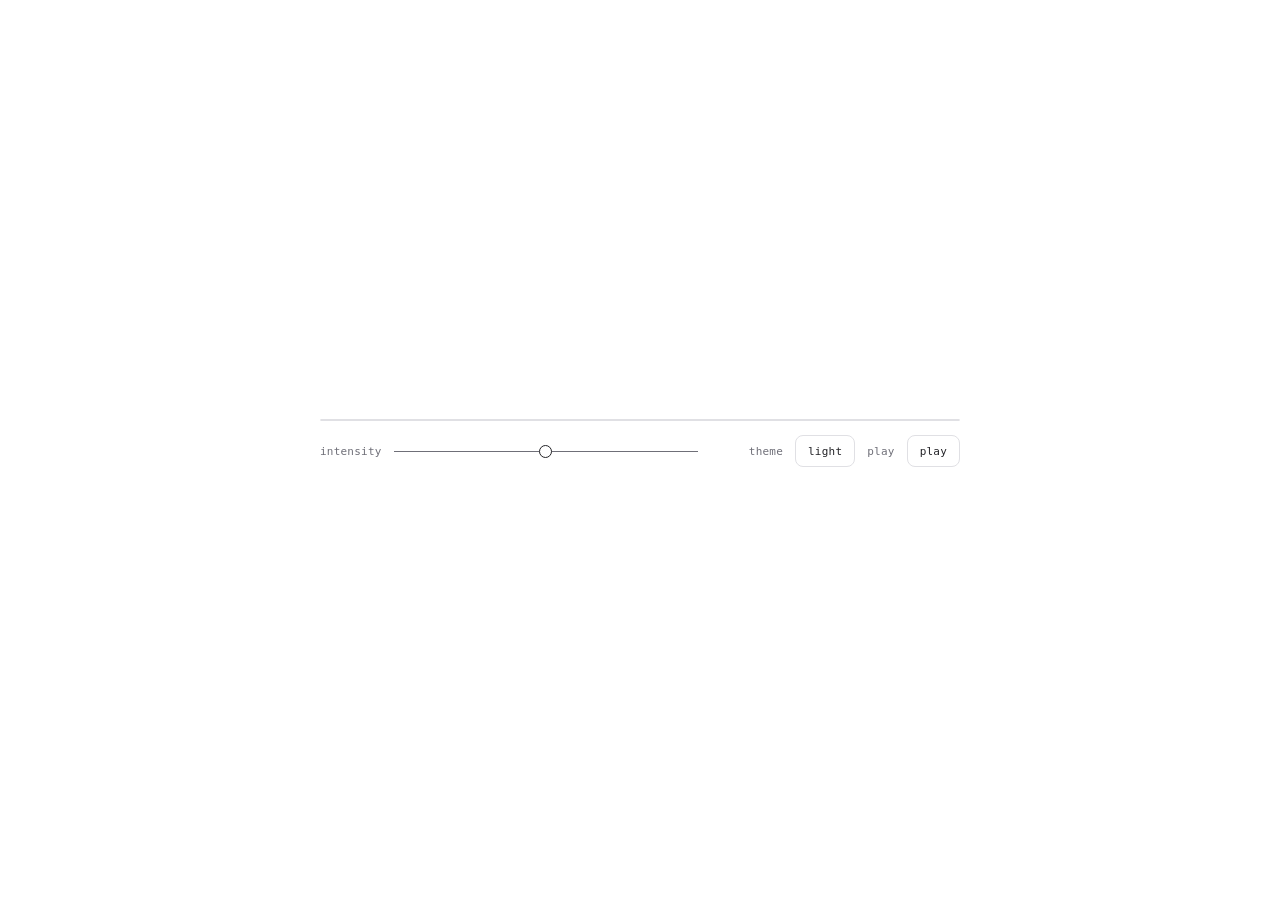
<file: .agents/skills/hairline-create/bench.html>
<!doctype html>
<html lang="en">
<head>
<meta charset="utf-8">
<meta name="viewport" content="width=device-width, initial-scale=1">
<title>Hairline figure</title>
<link rel="icon" href="data:,">
<style>
  :root { color-scheme: light; --ground: #ffffff; --ink: #232327; --muted: #6f6f78; --line: #e0e0e4; }
  @media (prefers-color-scheme: dark) {
    :root:not([data-theme="light"]) { color-scheme: dark; --ground: #08090a; --ink: #d0d6e0; --muted: #8a8c95; --line: #29292d; }
  }
  :root[data-theme="dark"] { color-scheme: dark; --ground: #08090a; --ink: #d0d6e0; --muted: #8a8c95; --line: #29292d; }
  :root[data-theme="light"] { color-scheme: light; }
  * { box-sizing: border-box; }
  body {
    margin: 0; min-height: 100vh; display: grid; place-items: center; padding: 24px 16px;
    background: var(--ground); color: var(--ink);
    font: 13px/1.5 ui-sans-serif, system-ui, -apple-system, "Segoe UI", sans-serif; -webkit-font-smoothing: antialiased;
  }
  main { width: 100%; max-width: 640px; }
  .plate { position: relative; border: 1px solid var(--line); border-radius: 14px; overflow: hidden; }
  .tag, .label, output, button { font: 11px/1 ui-monospace, SFMono-Regular, Menlo, Consolas, monospace; letter-spacing: 0.02em; }
  .tag { position: absolute; top: 12px; z-index: 1; color: var(--muted); pointer-events: none; }
  #name { left: 14px; }
  #read { right: 14px; color: var(--ink); font-variant-numeric: tabular-nums; }
  .controls { display: flex; flex-wrap: wrap; align-items: center; gap: 4px 12px; margin-top: 14px; }
  .label { color: var(--muted); }
  input[type="range"] {
    flex: 1 1 96px; min-width: 0; height: 32px; margin: 0; background: transparent; cursor: pointer;
    -webkit-appearance: none; appearance: none;
  }
  input[type="range"]::-webkit-slider-runnable-track { height: 1px; background: var(--muted); }
  input[type="range"]::-webkit-slider-thumb {
    -webkit-appearance: none; width: 13px; height: 13px; margin-top: -6px; border-radius: 50%;
    border: 1px solid var(--ink); background: var(--ground);
  }
  input[type="range"]::-moz-range-track { height: 1px; background: var(--muted); }
  input[type="range"]::-moz-range-thumb { width: 11px; height: 11px; border-radius: 50%; border: 1px solid var(--ink); background: var(--ground); }
  input[type="range"]:focus-visible, button:focus-visible { outline: 1.5px solid var(--ink); outline-offset: 2px; }
  output { min-width: 4ch; text-align: right; font-variant-numeric: tabular-nums; }
  button {
    height: 32px; padding: 0 12px; border: 1px solid var(--line); border-radius: 8px;
    background: transparent; color: var(--ink); cursor: pointer;
  }
  #play[aria-pressed="true"] { background: var(--ink); color: var(--ground); border-color: var(--ink); }
  #means { margin: 14px 0 0; text-wrap: pretty; }
  #rules { margin: 6px 0 0; line-height: 1.6; }
  #error { margin: 12px 0 0; padding-left: 10px; border-left: 1px solid var(--ink); }
</style>
</head>
<body>
<main>
  <div class="plate">
    <span class="tag" id="name"></span>
    <span class="tag" id="read"></span>
    <div id="stage"></div>
  </div>
  <div class="controls">
    <label class="label" for="intensity">intensity</label>
    <input id="intensity" type="range" min="0" max="1" step="0.01" value="0.5">
    <output id="value" for="intensity"></output>
    <span class="label">theme</span>
    <button id="theme" type="button" aria-label="Switch between the light and the dark theme"></button>
    <span class="label">play</span>
    <button id="play" type="button" aria-pressed="false">play</button>
  </div>
  <p id="means"></p>
  <p id="rules" class="label"></p>
  <p id="error" role="alert" hidden></p>
</main>
<script id="hl-kernel">/*KERNEL*/</script>
<script id="hl-bench">
/*
 * The bench: the page a figure is shown on. It makes the host and the svg the
 * way the package's mount does, hands them to the figure, and owns everything
 * around it: the read-out, the slider, the theme, the line under the stage.
 */
(() => {
  const RULES = ["hit", "order", "reach", "accent", "rest", "honesty", "cost", "clock", "radius", "quiet"];
  const $ = (id) => document.getElementById(id);
  const root = document.documentElement, params = new URLSearchParams(location.search);

  /* the theme: the system's until the switch is pressed, then the switch's */
  const dark = () => (root.dataset.theme ? root.dataset.theme === "dark" : matchMedia("(prefers-color-scheme: dark)").matches);
  const label = () => { $("theme").textContent = dark() ? "dark" : "light"; };
  $("theme").addEventListener("click", () => { root.dataset.theme = dark() ? "light" : "dark"; label(); });
  /* ?theme=light or ?theme=dark wins over the system's, as pressing the switch does */
  if (["light", "dark"].includes(params.get("theme"))) root.dataset.theme = params.get("theme");
  label();

  /* ?intensity=0 sets the slider before the figure mounts, for a look at either end */
  const i = (params.get("intensity") || "").trim();
  if (i && Number.isFinite(Number(i))) $("intensity").value = String(Math.min(1, Math.max(0, Number(i))));

  /* ?w=240 narrows the page, for a look at the size of a thumbnail */
  const w = Number(params.get("w"));
  if (w > 0) document.querySelector("main").style.maxWidth = w + "px";

  /* a figure that fails says so under the stage, instead of leaving an empty plate */
  addEventListener("error", (e) => {
    $("error").hidden = false;
    $("error").textContent = String((e.error && e.error.message) || e.message);
  });

  let mounted = false;
  window.hairline = (figure) => {
    if (mounted) throw new Error("hairline: one figure per page.");
    mounted = true;
    const stage = $("stage"), slider = $("intensity");

    /* intensity to the figure's own number: two straight lines that meet at 0.5, as in the package */
    const [lo, mid, hi] = figure.range;
    const at = (i) => Math.round((i <= 0.5 ? lo + (i / 0.5) * (mid - lo) : mid + ((i - 0.5) / 0.5) * (hi - mid)) * 1000) / 1000;

    HL.inject(document);
    stage.setAttribute("data-hairline", figure.name);
    stage.setAttribute("role", "img");
    stage.setAttribute("aria-label", figure.means);
    const svg = HL.mk("svg", { viewBox: "0 0 400 320", "aria-hidden": "true" }, stage);

    let text = null;
    const read = {
      get textContent() { return text; },
      set textContent(value) { text = value == null ? "" : String(value); $("read").textContent = text; },
    };

    document.title = "Hairline · " + figure.name;
    $("name").textContent = figure.name;
    $("means").textContent = figure.means;
    $("rules").textContent = figure.rules.map((n) => String(n).padStart(2, "0") + " " + RULES[n - 1]).join(" · ");
    const show = () => { $("value").textContent = String(at(Number(slider.value))); };
    show();

    const handle = figure.mount({ stage, svg, read }, at(Number(slider.value)));
    if (text === null) read.textContent = "rest";
    slider.addEventListener("input", () => { show(); handle.set(at(Number(slider.value))); });
    window.hairline.figure = handle;

    /* play: an unseen pointer walks the figure's tour (or HL.LAP) until a hand arrives; ?play=1 starts it on load */
    const play = $("play");
    window.hairline.playing = null;
    play.addEventListener("click", () => {
      const was = play.getAttribute("aria-pressed") === "true";
      if (was) { window.hairline.playing.stop(); window.hairline.playing = null; }
      else window.hairline.playing = HL.tour(stage, figure.tour || HL.LAP, (i) => { if (window.hairline.onStop) window.hairline.onStop(i); });
      play.setAttribute("aria-pressed", String(!was));
    });
    if (params.get("play") === "1") play.click();

    /* ?at=200,160 holds the pointer at a viewBox point, for a picture of the answer without a mouse */
    const p = (params.get("at") || "").split(",").map(Number);
    if (p.length === 2 && p.every(Number.isFinite)) {
      const r = stage.getBoundingClientRect();
      stage.dispatchEvent(new PointerEvent("pointermove", {
        pointerType: "mouse", pointerId: 1, bubbles: true,
        clientX: r.left + (p[0] / 400) * r.width, clientY: r.top + (p[1] / 320) * r.height,
      }));
    }
  };
})();
</script>
<script type="module" id="hl-figure">/*FIGURE*/</script>
</body>
</html>
</file>
<file: app/styles.css>
/* Systema CNY Challenge — brand base is Systema blue/white; red + gold are festive trim only. */
:root{
  --blue:#001689; --blue-d:#000F5E; --teal:#3d9da1; --teal-l:#7FC6C8;
  --white:#FFFFFF; --grey-l:#E6E6E6; --grey-m:#999999; --grey-d:#666666;
  --red:#C8102E; --red-d:#8E1B20; --gold:#D4A017; --gold-l:#E8C879;
  --ink:#241F1A; --paper:#FBF3E4; --paper-2:#FDF8ED; --surface:#F7F7F8;
  --r:16px; --r-s:12px;
  --nav-h:64px;
  --ease:cubic-bezier(.22,1,.3,1);
}
*{box-sizing:border-box;-webkit-tap-highlight-color:transparent}
html,body{height:100%}
body{
  margin:0;background:#EDEEF2;color:var(--ink);
  font-family:'Manrope',system-ui,-apple-system,sans-serif;font-size:15px;line-height:1.45;
  -webkit-font-smoothing:antialiased;overscroll-behavior:none;
}
button{font-family:inherit;cursor:pointer}
a{color:inherit;text-decoration:none}
h1,h2,h3,h4{margin:0;font-weight:800;letter-spacing:-0.01em}
p{margin:0}
.cjk,.cjk-glyph{font-family:'Noto Serif SC',serif;font-weight:700}
.wordmark{font-weight:800;letter-spacing:.06em}
[hidden]{display:none !important}
.sr{position:absolute;width:1px;height:1px;overflow:hidden;clip:rect(0 0 0 0);white-space:nowrap}

/* ---------- device frame ---------- */
.device{
  position:relative;width:100%;max-width:430px;height:100dvh;margin:0 auto;
  background:var(--white);overflow:hidden;display:flex;flex-direction:column;
}
@media (min-width:540px) and (min-height:900px){
  body{display:flex;align-items:center;justify-content:center;padding:20px}
  .device{height:min(880px,calc(100dvh - 40px));border-radius:34px;box-shadow:0 30px 70px -30px rgba(0,22,137,.45);border:1px solid #DDE0EA}
}
.viewport{position:relative;flex:1;overflow:hidden}

/* ---------- screens + transitions ---------- */
.screen{
  position:absolute;inset:0;overflow-y:auto;overflow-x:hidden;-webkit-overflow-scrolling:touch;
  display:flex;flex-direction:column;background:var(--white);
  transition:opacity .22s var(--ease), transform .26s var(--ease);
}
.screen.is-enter{opacity:0;transform:translateX(14px)}
.screen.is-enter-back{opacity:0;transform:translateX(-14px)}
.screen.is-exit{opacity:0;transform:translateX(-10px);pointer-events:none}
.screen.is-exit-back{opacity:0;transform:translateX(10px);pointer-events:none}
.pad{padding:20px 20px 16px}
.grow{flex:1}

/* ---------- tab bar ---------- */
.tabbar{
  flex:none;height:var(--nav-h);display:flex;align-items:stretch;
  background:var(--white);border-top:1px solid var(--grey-l);padding-bottom:env(safe-area-inset-bottom);
}
.tabbar button{
  flex:1;border:0;background:none;display:flex;flex-direction:column;align-items:center;justify-content:center;gap:3px;
  font-size:10px;font-weight:700;color:var(--grey-m);padding:0;
}
.tabbar button.active{color:var(--blue)}
.tabbar .dot{position:absolute;top:-2px;right:-4px;width:9px;height:9px;border-radius:50%;
  background:var(--red);border:1.5px solid var(--white);box-shadow:0 0 0 1.5px var(--gold)}
.tabbar .ico{position:relative;line-height:0}

/* ---------- common UI ---------- */
.eyebrow{font-size:10px;font-weight:800;letter-spacing:.16em;text-transform:uppercase;color:var(--grey-m)}
.h-title{font-size:21px;color:var(--blue)}
.muted{color:var(--grey-d);font-size:12px}
.tiny{font-size:11px;color:var(--grey-m)}
.card{border:1px solid var(--grey-l);border-radius:var(--r);background:var(--white)}
.btn{
  border:0;border-radius:999px;background:var(--blue);color:#fff;font-weight:700;font-size:14px;
  padding:13px 20px;display:inline-flex;align-items:center;justify-content:center;gap:8px;
  transition:transform .12s var(--ease),filter .15s;
}
.btn:active{transform:scale(.97)}
.btn.block{display:flex;width:100%}
.btn.ghost{background:#fff;color:var(--blue);border:1.5px solid var(--grey-l)}
.btn.solid2{background:var(--surface);color:var(--blue);border:1.5px solid var(--grey-l);opacity:1}
.btn.gold{background:var(--gold);color:#3A2400}
.btn.sm{font-size:12px;padding:9px 16px}
.btn[disabled]{opacity:.45;pointer-events:none}
.chip{display:inline-block;font-size:10px;font-weight:700;padding:3px 9px;border-radius:999px}
.chip.teal{color:var(--teal);background:rgba(61,157,161,.12)}
.chip.grey{color:var(--grey-m);background:#F0F0F0}
.chip.gold{color:#3A2400;background:rgba(212,160,23,.22)}
.rowbtn{display:flex;align-items:center;justify-content:space-between;width:100%;border:0;background:var(--surface);
  border-radius:var(--r-s);padding:11px 13px;text-align:left}
.divider{height:1px;background:var(--grey-l);margin:16px 0}

.topbar{display:flex;align-items:center;gap:12px;padding:16px 18px 6px}
.iconbtn{width:34px;height:34px;border-radius:999px;border:1px solid var(--grey-l);background:#fff;
  display:flex;align-items:center;justify-content:center;flex:none}
.iconbtn.dark{border:0;background:rgba(0,0,0,.42)}

/* ---------- onboarding ---------- */
.ob-head{text-align:center;padding-top:8px}
.ob-head .mark{font-size:18px;color:var(--blue)}
.ob-head .sub{font-size:11px;font-weight:700;color:var(--teal);margin-top:3px}
.field{width:100%;padding:13px 14px;font-size:15px;font-family:inherit;border:1.5px solid var(--grey-l);
  border-radius:var(--r-s);color:var(--ink);background:#fff}
.field:focus{outline:2px solid var(--blue);outline-offset:1px;border-color:transparent}
.field.err{border-color:var(--red)}
.errmsg{color:var(--red);font-size:11px;font-weight:700;margin-top:6px;min-height:14px}
.avgrid{display:grid;grid-template-columns:repeat(4,1fr);gap:12px}
.avbtn{width:100%;aspect-ratio:1;border-radius:999px;border:2px solid var(--grey-l);background:var(--paper-2);
  display:flex;align-items:center;justify-content:center;padding:0;transition:transform .12s var(--ease)}
.avbtn[aria-pressed="true"]{border:2.5px solid var(--gold);background:var(--paper);box-shadow:0 0 0 3px rgba(212,160,23,.18)}
.avbtn:active{transform:scale(.94)}

/* ---------- home ---------- */
.home-head{position:relative;padding:22px 20px 0;text-align:center;min-height:104px}
.home-head .lanterns{position:absolute;inset:0;pointer-events:none}
.lantern{display:block;filter:drop-shadow(0 6px 10px rgba(0,0,0,.12));animation:sway 5.5s ease-in-out infinite;transform-origin:50% 8%}
.lantern.flip{animation-duration:6.4s;animation-delay:-1.2s}
@keyframes sway{0%,100%{transform:rotate(-3deg)}50%{transform:rotate(3deg)}}
.home-head .brand{font-size:19px;color:var(--blue);position:relative}
.home-head .rule{width:46px;height:2.5px;background:var(--blue);border-radius:2px;margin:4px auto 0}
.status-strip{display:flex;align-items:center;justify-content:center;gap:7px;margin-top:12px;font-size:12px;
  font-weight:700;color:var(--grey-d)}
.status-strip .flame{color:var(--red)}
.banner{margin:14px 20px 0;border-radius:var(--r);padding:13px 15px;display:flex;align-items:center;justify-content:space-between;
  background:linear-gradient(135deg,#C8102E,#8E1B20);position:relative;overflow:hidden}
.banner .bg{position:absolute;inset:0;opacity:.5}
.banner .lbl{font-size:10px;font-weight:800;color:var(--gold-l);letter-spacing:.08em;text-transform:uppercase}
.banner .name{font-size:16px;font-weight:800;color:#fff;margin-top:2px}
.banner .rel{position:relative}
.gamecard{display:flex;align-items:center;gap:12px;border:1px solid var(--grey-l);border-radius:var(--r);padding:11px;background:#fff}
.gamecard .thumb{width:58px;height:58px;border-radius:15px;display:flex;align-items:center;justify-content:center;flex:none;overflow:hidden;position:relative}
.gamecard .thumb svg{width:44px;height:44px}
.gamecard .nm{font-size:14.5px;font-weight:800}
.gamecard .hk{font-size:11px;color:var(--grey-d);margin-top:1px}
.nudge{display:flex;align-items:center;justify-content:space-between;background:var(--paper);border-radius:var(--r-s);
  padding:12px 14px;border:1px solid rgba(212,160,23,.32)}

/* ---------- leaderboard ---------- */
.segwrap{display:flex;gap:5px;background:#F3F1EC;border-radius:var(--r-s);padding:4px}
.segwrap button{flex:1;border:0;background:none;color:var(--grey-d);font-weight:700;font-size:11px;padding:9px 4px;border-radius:9px}
.segwrap button.on{background:var(--blue);color:#fff}
.pills{display:flex;gap:8px;margin-top:12px}
.pills button{border:1px solid var(--grey-l);background:#fff;color:var(--grey-d);font-weight:700;font-size:11px;padding:7px 15px;border-radius:999px}
.pills button.on{background:var(--teal);border-color:var(--teal);color:#fff}
.lrow{display:flex;align-items:center;gap:10px;padding:9px 12px;border-radius:var(--r-s)}
.lrow .rk{width:25px;height:25px;border-radius:999px;display:flex;align-items:center;justify-content:center;
  font-size:12px;font-weight:800;color:#fff;flex:none}
.lrow .rk.plain{background:none;color:var(--grey-m)}
.lrow .nm{flex:1;font-size:13px;font-weight:700;min-width:0;overflow:hidden;text-overflow:ellipsis;white-space:nowrap}
.lrow .sc{font-size:13px;font-weight:800;color:var(--blue)}
.lrow.rank1{background:#FDF1E3}.lrow.rank1 .rk{background:var(--gold)}
.lrow.rank2{background:#F5F5F5}.lrow.rank2 .rk{background:#B9B9B9}
.lrow.rank3{background:#FBEDE3}.lrow.rank3 .rk{background:#B87333}
.lrow.me{background:var(--blue)}
.lrow.me .nm,.lrow.me .rk{color:#fff}
.lrow.me .sc{color:var(--gold-l)}
.pinned{position:sticky;bottom:0;padding-top:8px;background:linear-gradient(180deg,rgba(255,255,255,0),#fff 40%)}

/* ---------- rewards ---------- */
.badgewall{display:grid;grid-template-columns:repeat(3,1fr);column-gap:12px;row-gap:20px}
.badgecell{display:flex;flex-direction:column;align-items:center;gap:6px;border:0;background:none;padding:0;position:relative}
.badgecell .nm{font-size:10px;font-weight:700;text-align:center;line-height:1.25}
.badgecell.locked .nm{color:var(--grey-m)}
.badgecell .flag{position:absolute;top:-8px;z-index:2;background:var(--gold);color:#3A2400;font-size:8px;font-weight:800;
  padding:2px 7px;border-radius:999px;white-space:nowrap}
.badgecell .new{position:absolute;top:8px;right:2px;width:9px;height:9px;border-radius:50%;background:var(--red);border:1.5px solid #fff}
.couplet{display:block}
.meter{width:100%;height:9px;background:#EFEFEF;border-radius:999px;overflow:hidden}
.meter i{display:block;height:100%;border-radius:999px;background:var(--teal);transition:width .6s var(--ease)}
.vouch{border:1.5px dashed var(--gold);border-radius:var(--r-s);padding:12px 14px;display:flex;align-items:center;
  justify-content:space-between;background:var(--paper-2);gap:10px}
.vouch .code{font-size:16px;font-weight:800;color:var(--blue);letter-spacing:.09em;margin-top:2px}

/* ---------- profile ---------- */
.weekgrid{display:grid;grid-template-columns:repeat(7,1fr);gap:6px;margin-top:8px}
.weekgrid .d{text-align:center}
.weekgrid .d span{font-size:9px;color:var(--grey-m);display:block;margin-bottom:4px}
.weekgrid .cell{width:100%;aspect-ratio:1;border-radius:9px;border:1.5px solid var(--grey-l);display:flex;align-items:center;justify-content:center}
.weekgrid .cell.on{background:var(--teal);border-color:var(--teal)}
.weekgrid .cell.today{box-shadow:0 0 0 2px rgba(0,22,137,.35)}
.switch{width:38px;height:22px;border-radius:999px;background:var(--grey-l);position:relative;border:0;padding:0;transition:background .2s}
.switch.on{background:var(--teal)}
.switch i{position:absolute;top:2px;left:2px;width:18px;height:18px;border-radius:50%;background:#fff;transition:transform .2s var(--ease)}
.switch.on i{transform:translateX(16px)}
.langbtn{border:1px solid var(--grey-l);background:#fff;color:var(--grey-d);font-size:10px;font-weight:700;padding:5px 10px;border-radius:999px}
.langbtn.on{background:var(--blue);border-color:var(--blue);color:#fff}

/* ---------- games: shared ---------- */
.gamewrap{position:absolute;inset:0;display:flex;flex-direction:column;overflow:hidden;touch-action:none}
.g-top{display:flex;align-items:center;justify-content:space-between;padding:14px 18px 0;gap:10px;flex:none}
.timepill{display:flex;align-items:center;gap:7px;background:var(--blue);color:#fff;font-weight:800;font-size:14px;
  padding:6px 8px 6px 6px;border-radius:999px}
.timepill .ring{width:26px;height:26px;flex:none}
.timepill .ring circle{transition:stroke-dashoffset .3s linear}
.g-hint{text-align:center;font-size:11.5px;color:var(--grey-d);font-weight:600;margin-top:10px;flex:none}

/* game 1 */
.g1-stage{flex:1;display:flex;flex-direction:column;align-items:center;justify-content:center;gap:12px;padding:0 14px}
.mouth{position:relative;width:100%;max-width:330px;touch-action:none}
.g1-stage .lip{width:100%;height:28px;display:block}
.mouthgap{height:14px}
.teethrow{display:flex;gap:3px;width:100%;height:76px;touch-action:none}
.teethrow.up{margin-top:-5px}
.teethrow.down{margin-bottom:-5px}
.tooth{position:relative;background:#fff;border:2px solid var(--blue);overflow:hidden;min-width:0;
  display:flex;align-items:center;justify-content:center;transition:box-shadow .25s}
.teethrow.up .tooth{border-radius:4px 4px 10px 10px}
.teethrow.down .tooth{border-radius:10px 10px 4px 4px}
.tooth .stain{position:absolute;inset:0;background:linear-gradient(180deg,#E3C68A,#C29A56);transition:opacity .12s linear}
.tooth .food{position:relative;z-index:2;opacity:0;transform:scale(.55);pointer-events:none;line-height:0;
  transition:opacity .25s var(--ease),transform .3s var(--ease)}
.tooth .food.show{opacity:1;transform:scale(1)}
.tooth.clean::after{content:"";position:absolute;inset:0;pointer-events:none;
  background:radial-gradient(62% 58% at 32% 22%,rgba(255,255,255,.95),transparent 72%)}
.tooth.clean{box-shadow:inset 0 0 0 2px rgba(61,157,161,.45)}
.brushcursor{position:absolute;left:0;top:0;width:88px;height:88px;margin:-16px 0 0 -30px;pointer-events:none;
  opacity:0;z-index:7;transition:opacity .16s;filter:drop-shadow(0 7px 11px rgba(0,0,0,.28))}
.brushcursor.on{opacity:1}
.brushcursor svg{width:100%;height:100%}
.mouth .sparkles{z-index:8}
.statline{display:flex;align-items:center;gap:14px}
.combo{display:inline-flex;align-items:center;gap:7px;background:rgba(212,160,23,.16);padding:8px 15px;border-radius:999px;
  font-size:13px;font-weight:800;transition:transform .18s var(--ease)}
.combo.pop{transform:scale(1.14)}
.pctbig{font-size:32px;font-weight:800;color:var(--blue);letter-spacing:-.03em;line-height:1}

/* discoveries tray */
.tray{flex:none;padding:0 16px calc(14px + env(safe-area-inset-bottom))}
.trayhead{display:flex;align-items:center;justify-content:space-between;margin-bottom:7px}
.trayslots{display:grid;grid-template-columns:repeat(8,1fr);gap:5px}
.slot{aspect-ratio:1;border-radius:9px;border:1.5px dashed var(--grey-l);background:var(--paper-2);
  display:flex;align-items:center;justify-content:center;line-height:0}
.slot.filled{border:1.5px solid var(--gold);background:#fff;animation:slotpop .42s var(--ease)}
.slot svg{width:82%;height:82%}
@keyframes slotpop{0%{transform:scale(.45)}62%{transform:scale(1.16)}100%{transform:scale(1)}}

/* game 2 */
.g2-field{position:relative;flex:1;margin:12px 14px 0;overflow:hidden;border-radius:var(--r);background:
  linear-gradient(180deg,rgba(212,160,23,.06),rgba(255,255,255,0))}
.faller{position:absolute;top:0;left:0;width:46px;height:46px;will-change:transform}
.faller svg{width:100%;height:100%}
.faller.big{width:62px;height:62px}
.bowl{position:absolute;bottom:2px;left:0;width:124px;will-change:transform;touch-action:none}
.meters2{display:flex;gap:10px;padding:12px 18px 0;flex:none}
.meters2 .m{flex:1}
.meters2 .lab{display:flex;justify-content:space-between;font-size:10px;font-weight:800;margin-bottom:3px}
.meters2 .bar{height:9px;border-radius:999px;background:#EFEFEF;overflow:hidden}
.meters2 .bar i{display:block;height:100%;border-radius:999px;transition:width .25s var(--ease)}
.roundflash{position:absolute;inset:0;display:flex;flex-direction:column;align-items:center;justify-content:center;
  background:rgba(255,255,255,.93);z-index:5;gap:6px}
.roundflash .big{font-size:30px;font-weight:800;color:var(--blue)}

/* game 3 */
.g3{position:absolute;inset:0;background:radial-gradient(circle at 50% 38%,#3a2f2c 0%,#17130f 78%);color:#fff;overflow:hidden}
.g3 video{position:absolute;inset:0;width:100%;height:100%;object-fit:cover;transform:scaleX(-1)}
.g3 .veil{position:absolute;inset:0;background:linear-gradient(180deg,rgba(0,0,0,.45),rgba(0,0,0,.1) 30%,rgba(0,0,0,.55))}
.g3 .guide{position:absolute;top:26%;left:50%;transform:translateX(-50%);width:196px;height:250px;border-radius:50%;
  border:2px dashed rgba(255,255,255,.35)}
.g3 .blob{position:absolute;top:24%;left:50%;transform:translateX(-50%);width:230px;height:280px;border-radius:50%;
  background:radial-gradient(ellipse,rgba(201,169,138,.34) 0%,rgba(201,169,138,.12) 55%,transparent 75%);filter:blur(3px)}
.g3 .ui{position:absolute;inset:0;display:flex;flex-direction:column;padding:16px 16px calc(18px + env(safe-area-inset-bottom))}
.dots{display:flex;gap:5px}
.dots i{width:26px;height:4px;border-radius:2px;background:rgba(255,255,255,.28);transition:background .25s}
.dots i.on{background:var(--gold)}
.phrasecard{margin:22px auto 0;background:rgba(0,0,0,.42);border:1px solid rgba(212,160,23,.4);border-radius:16px;
  padding:14px 22px;text-align:center;backdrop-filter:blur(3px)}
.phrasecard .zh{font-size:30px;letter-spacing:.08em}
.phrasecard .py{font-size:12px;font-weight:700;color:var(--gold);margin-top:5px}
.phrasecard .en{font-size:11px;color:rgba(255,255,255,.72);margin-top:3px}
.rail{position:absolute;right:12px;top:52%;transform:translateY(-50%);display:flex;flex-direction:column;gap:14px}
.recbtn{width:76px;height:76px;border-radius:999px;border:4px solid var(--red);display:flex;align-items:center;justify-content:center;
  background:none;padding:0;transition:transform .12s var(--ease)}
.recbtn i{width:58px;height:58px;border-radius:999px;background:var(--red);transition:transform .2s var(--ease),border-radius .2s}
.recbtn.hold i{transform:scale(.62);border-radius:14px}
.recbtn .lvl{position:absolute;width:76px;height:76px;border-radius:999px;border:3px solid rgba(255,255,255,.5);
  transform:scale(1);opacity:0}
.sparkles{position:absolute;pointer-events:none}
.sparkles span{position:absolute;animation:burst .75s var(--ease) forwards}
@keyframes burst{from{transform:translate(0,0) scale(.4);opacity:1}to{transform:translate(var(--dx),var(--dy)) scale(1.1);opacity:0}}

/* ---------- reveal beat + payoff ---------- */
.reveal{position:absolute;inset:0;z-index:20;display:flex;flex-direction:column;align-items:center;justify-content:center;
  gap:14px;background:rgba(251,243,228,.97);text-align:center;padding:26px}
.reveal .tagwrap{transform:scaleY(.05);transform-origin:top center;opacity:0;animation:unfurl .95s var(--ease) .12s forwards}
@keyframes unfurl{to{transform:scaleY(1);opacity:1}}
.reveal .ph{font-size:26px;letter-spacing:.12em;color:var(--red-d);opacity:0;animation:fadeup .5s var(--ease) .7s forwards}
.reveal .mn{font-size:13px;color:var(--grey-d);opacity:0;animation:fadeup .5s var(--ease) .85s forwards}
.reveal .nm{font-size:11px;font-weight:800;letter-spacing:.14em;text-transform:uppercase;color:var(--gold);
  opacity:0;animation:fadeup .5s var(--ease) 1s forwards}
@keyframes fadeup{from{opacity:0;transform:translateY(8px)}to{opacity:1;transform:none}}

/* ---------- share screen ---------- */
.sharecard{position:relative;width:100%;max-width:330px;margin:0 auto;aspect-ratio:9/16;border-radius:18px;overflow:hidden;
  background:#F7EEDD;border:1px solid var(--grey-l);box-shadow:0 22px 50px -30px rgba(0,22,137,.55);font-size:13px}
.sharecard .bg{position:absolute;inset:0}
.sharecard .inner{position:relative;z-index:2;height:100%;display:flex;flex-direction:column;align-items:center;
  padding:13.5% 7% 5%;text-align:center}
.sc-kicker{font-size:.66em;letter-spacing:.18em;text-transform:uppercase;font-weight:800;color:var(--red-d)}
.sc-mean{font-weight:800;color:#3A1B10;font-size:1em;margin-top:.7em}
.sc-earn{margin-top:.45em;display:inline-block;font-size:.62em;letter-spacing:.12em;text-transform:uppercase;font-weight:800;
  color:#3A2400;background:linear-gradient(90deg,#EFC463,#D4A24C);padding:.42em .8em;border-radius:4px}
.sc-score{margin-top:.8em;display:flex;align-items:center;gap:.4em;font-size:1.7em;font-weight:800;color:var(--blue);letter-spacing:-.03em}
.sc-sub{font-size:.58em;letter-spacing:.12em;text-transform:uppercase;color:#8A7A62;font-weight:700;margin-top:.35em}
.sc-greet{margin-top:auto;background:rgba(247,238,221,.88);border-radius:9px;padding:.7em .8em}
.sc-greet .zh{color:var(--red-d);font-size:1em;letter-spacing:.05em}
.sc-greet .en{font-size:.68em;color:#6B5B45;margin-top:.35em;line-height:1.4}
.sc-plate{margin-top:.8em;width:100%;background:rgba(255,255,255,.95);border:1px solid rgba(153,153,153,.3);border-radius:10px;
  padding:.7em .75em;display:flex;align-items:center;gap:.7em;text-align:left}
.sc-plate .cta{flex:1;font-size:.58em;color:var(--grey-d);line-height:1.3}
.sc-plate .cta b{display:block;font-size:1.55em;color:var(--blue);margin-bottom:.2em}
.sc-tag{font-size:.55em;letter-spacing:.16em;text-transform:uppercase;color:#8A7A62;margin-top:.55em;font-weight:800}

/* ---------- modal + toast ---------- */
.overlay-root{position:absolute;inset:0;pointer-events:none;z-index:40}
.modal{position:absolute;inset:0;background:rgba(20,16,12,.45);display:flex;align-items:flex-end;pointer-events:auto;
  animation:fadein .2s ease}
.modal .sheet{width:100%;background:#fff;border-radius:22px 22px 0 0;padding:20px 20px calc(20px + env(safe-area-inset-bottom));
  animation:slideup .28s var(--ease);max-height:92%;overflow-y:auto}
@keyframes fadein{from{opacity:0}to{opacity:1}}
@keyframes slideup{from{transform:translateY(28px);opacity:.4}to{transform:none;opacity:1}}
.toast{position:absolute;left:50%;bottom:calc(var(--nav-h) + 18px);transform:translate(-50%,14px);z-index:60;
  background:var(--ink);color:#fff;font-size:12.5px;font-weight:700;padding:10px 16px;border-radius:999px;
  opacity:0;pointer-events:none;transition:opacity .22s,transform .22s var(--ease);max-width:86%;text-align:center}
.toast.show{opacity:1;transform:translate(-50%,0)}


/* ---------- results screen ---------- */
.results{background:linear-gradient(180deg,#FBF3E4 0%,#FDF8ED 34%,#FFFFFF 78%)}
.res-bg{position:absolute;inset:0;pointer-events:none;overflow:hidden}
.res-bg .wavefill{position:absolute;inset:0;opacity:.55}
.scrollband{position:absolute;top:104px;bottom:-60px;width:34px;border-radius:4px;
  background:linear-gradient(180deg,#C8102E,#8E1B20);opacity:.17;box-shadow:inset 0 0 0 1.5px rgba(212,160,23,.85)}
.scrollband::before{content:"";position:absolute;top:-9px;left:-6px;right:-6px;height:8px;border-radius:4px;
  background:linear-gradient(90deg,#B9873A,#EFC463 45%,#B9873A)}
.scrollband.left{left:-14px}
.scrollband.right{right:-14px}
.res-content{position:relative;z-index:2}
.rec{display:flex;gap:12px;align-items:center;background:#fff;border:1px solid var(--grey-l);border-radius:var(--r);padding:13px}
.rec .art{width:62px;height:62px;flex:none;border-radius:14px;background:#EEF1F7;display:flex;align-items:center;justify-content:center}
.rec .art svg{width:52px;height:52px}
.rec .ln{font-size:10px;font-weight:800;letter-spacing:.13em;text-transform:uppercase;color:var(--teal)}
.rec .nm{font-size:15px;font-weight:800;color:var(--blue);margin-top:2px}
.rec .why{font-size:12px;color:var(--grey-d);margin-top:4px;line-height:1.42}
.res-actions{display:grid;gap:12px;margin-top:20px}
.scrollhint{display:flex;flex-direction:column;align-items:center;gap:5px;margin-top:22px;color:var(--grey-m);
  font-size:10px;font-weight:800;letter-spacing:.14em;text-transform:uppercase}
.scrollhint .chev{animation:bob 1.7s ease-in-out infinite}
@keyframes bob{0%,100%{transform:translateY(0)}50%{transform:translateY(4px)}}
.lb-reveal{opacity:0;transform:translateY(18px);transition:opacity .5s var(--ease),transform .55s var(--ease)}
.lb-reveal.in{opacity:1;transform:none}
.lbgap{text-align:center;color:var(--grey-m);font-size:12px;letter-spacing:.3em;padding:2px 0}

@media (prefers-reduced-motion:reduce){
  *{animation-duration:.01ms !important;transition-duration:.01ms !important}
}
</file>
<file: cat-game/styles.css>
/* "Yard sketch" look (docs/art-style.md §6): near-black ink borders, cream
   cards, flat poster colours, a pastel paw-print backdrop, chunky rounded type. */
:root {
  --bg: #f8e9b4;
  --paper: #fcf4ec;
  --paper-2: #f2e4cc;
  --ink: #1b1714;
  --ink-soft: #6b5a4a;
  --accent: #d44c34;
  --accent-dark: #843424;
  --cta: #ff4f86; /* main call to action: a hot pink that stands out on the garden greens */
  --sage: #8cac64;
  --mint: #8fd3c6;
  --gold: #ecbc44;
  --pink: #f4accc;
  --line: 3px solid var(--ink);
  --radius: 14px;
  --shadow: 0 3px 0 var(--ink);
  --font: 'M PLUS Rounded 1c', 'Nunito', ui-rounded, 'Hiragino Maru Gothic ProN', system-ui, sans-serif;
}

* {
  box-sizing: border-box;
}

html,
body {
  margin: 0;
  height: 100%;
  background: var(--bg);
  color: var(--ink);
  font-family: var(--font);
  -webkit-tap-highlight-color: transparent;
}

body {
  /* faint white paw prints, two per tile, one turned */
  background-image: url("data:image/svg+xml,%3Csvg xmlns='http://www.w3.org/2000/svg' width='72' height='72' viewBox='0 0 72 72'%3E%3Cg fill='%23ffffff' fill-opacity='.6'%3E%3Cg id='p'%3E%3Cellipse cx='16' cy='21' rx='6.5' ry='5.5'/%3E%3Ccircle cx='8.5' cy='13' r='2.8'/%3E%3Ccircle cx='13.5' cy='9' r='2.8'/%3E%3Ccircle cx='19.5' cy='9' r='2.8'/%3E%3Ccircle cx='24' cy='13.5' r='2.8'/%3E%3C/g%3E%3Cuse href='%23p' transform='translate(34 34) rotate(-20 16 16)'/%3E%3C/g%3E%3C/svg%3E");
  background-size: 72px 72px;
}

button {
  font: inherit;
  color: inherit;
}

.app {
  position: relative;
  height: 100vh;
  height: 100dvh;
  display: flex;
  flex-direction: column;
  overflow: hidden;
}

/* ---- Heads-up display: floating pills over the full-screen room ------------------------ */

.topbar {
  position: absolute;
  z-index: 5;
  top: max(10px, env(safe-area-inset-top));
  left: max(10px, env(safe-area-inset-left));
  right: max(10px, env(safe-area-inset-right));
  display: flex;
  align-items: flex-start;
  justify-content: space-between;
  gap: 8px;
  pointer-events: none;
  transition: opacity 0.25s;
}
.topbar > * {
  pointer-events: auto;
}
/* Groups the name card and the meters into one card on a phone; on a wide screen it isn't drawn. */
.catcard {
  display: contents;
}
.namecard,
.meters,
.right {
  background: rgba(252, 244, 236, 0.9);
  border: var(--line);
  box-shadow: var(--shadow);
}

.namecard {
  display: flex;
  flex-direction: column;
  align-items: stretch;
  gap: 2px;
  border-radius: 22px;
  padding: 4px 16px 7px 5px;
  cursor: pointer;
  min-width: 0;
  max-width: 46%;
  text-align: left;
}
.namecard:active {
  transform: translateY(2px);
  box-shadow: 0 2px 0 rgba(27, 23, 20, 0.85);
}
.nc-row {
  display: flex;
  align-items: center;
  gap: 8px;
  min-width: 0;
  /* the face, name and mood sit on a tinted patch so they read as a button (it opens the profile) */
  padding: 1px 11px 1px 1px;
  border-radius: 16px;
  background: #fff;
  border: 2px solid rgba(27, 23, 20, 0.14);
  transition: border-color 0.15s, background 0.15s;
}
.nc-row:hover {
  background: #fffaf3;
  border-color: rgba(27, 23, 20, 0.4);
}
.namecard:focus-visible .nc-row {
  outline: 3px solid var(--ink);
  outline-offset: 1px;
}
.nc-bond {
  display: flex;
  align-items: center;
  gap: 7px;
  padding-left: 11px;
  font-size: 14px;
  font-weight: 800;
}
.nc-bond .ico {
  width: 20px;
  height: 20px;
  flex: none;
}
.nc-bond .ico svg {
  width: 100%;
  height: 100%;
}
.nc-bond {
  cursor: pointer;
  border-radius: 12px;
}
.nc-bond:hover {
  background: rgba(244, 172, 204, 0.3);
}
.bond-lv {
  white-space: nowrap;
}
.bond-track {
  flex: 1;
  min-width: 50px;
  max-width: 96px;
  height: 11px;
  border: 2.5px solid var(--ink);
  border-radius: 99px;
  background: #fff;
  overflow: hidden;
}
.bond-track i {
  display: block;
  height: 100%;
  background: var(--pink);
  transition: width 0.6s;
}
.mood-face {
  width: 50px;
  height: 45px;
  flex: none;
}
.mood-face svg {
  width: 100%;
  height: 100%;
}
.name-text {
  display: flex;
  flex-direction: column;
  min-width: 0;
  line-height: 1.1;
}
.name-text b {
  font-size: 21px;
  font-weight: 900;
  white-space: nowrap;
  overflow: hidden;
  text-overflow: ellipsis;
}
.name-text small {
  font-size: 13px;
  color: var(--ink-soft);
  font-weight: 700;
  white-space: nowrap;
}

.meters {
  position: absolute;
  left: 50%;
  transform: translateX(-50%);
  display: flex;
  gap: 16px;
  align-items: center;
  border-radius: 999px;
  padding: 8px 18px;
}
.meter {
  display: flex;
  align-items: center;
  gap: 5px;
  width: 118px;
}
.meter .ico {
  width: 28px;
  height: 28px;
  flex: none;
}
.meter .ico svg {
  width: 100%;
  height: 100%;
}
.meter i {
  flex: 1;
  height: 15px;
  border: 2.5px solid var(--ink);
  border-radius: 99px;
  background: #fff;
  overflow: hidden;
}
.meter b {
  display: block;
  height: 100%;
  background: var(--sage);
  border-radius: 99px;
  transition: width 0.6s;
}
.meter b.low {
  background: var(--gold);
}

.meter {
  cursor: help;
  border-radius: 10px;
}
.meter:focus-visible {
  outline: 3px solid var(--ink);
  outline-offset: 3px;
}
.meter-tip {
  position: absolute;
  z-index: 7;
  top: calc(100% + 8px);
  transform: translateX(-50%);
  width: max-content;
  max-width: min(260px, 84vw);
  padding: 6px 12px;
  background: var(--paper);
  border: 2.5px solid var(--ink);
  border-radius: 14px;
  box-shadow: var(--shadow);
  font-size: 14px;
  font-weight: 800;
  line-height: 1.3;
  text-align: center;
  pointer-events: none;
}
.meter-tip[hidden] {
  display: none;
}
.meter-tip small {
  display: block;
  font-size: 12.5px;
  font-weight: 700;
  color: var(--ink-soft);
}

.right {
  display: flex;
  align-items: center;
  gap: 8px;
  border-radius: 999px;
  padding: 4px 5px 4px 15px;
}
.clock {
  display: flex;
  flex-direction: column;
  align-items: flex-end;
  line-height: 1.1;
}
.clock b {
  font-size: 19px;
  font-weight: 900;
}
.clock small {
  font-size: 13px;
  color: var(--ink-soft);
  font-weight: 700;
  white-space: nowrap;
}
.iconbtn {
  width: 42px;
  height: 42px;
  border: 2.5px solid var(--ink);
  border-radius: 50%;
  background: #fff;
  padding: 6px;
  cursor: pointer;
  flex: none;
}

/* ---- Stage ------------------------------------------------------------------------- */

.stage {
  position: relative;
  flex: 1;
  min-height: 0;
  overflow: hidden;
  background: var(--letterbox, #f2e4cc);
  touch-action: none;
  user-select: none;
  -webkit-user-select: none;
}
#scene {
  display: block;
  width: 100%;
  height: 100%;
  overflow: visible;
}

.toast {
  position: absolute;
  left: 50%;
  top: calc(max(10px, env(safe-area-inset-top)) + 84px);
  z-index: 6;
  transform: translate(-50%, -20px);
  max-width: min(92%, 560px);
  background: var(--paper);
  border: var(--line);
  border-radius: 16px;
  padding: 8px 16px;
  font-weight: 800;
  font-size: 16px;
  text-align: center;
  box-shadow: var(--shadow);
  opacity: 0;
  pointer-events: none;
  transition: opacity 0.25s, transform 0.25s;
}
.toast.show {
  opacity: 1;
  transform: translate(-50%, 0);
}

.flash {
  position: absolute;
  inset: 0;
  background: #fff;
  opacity: 0;
  pointer-events: none;
}
.flash.go {
  animation: flash 0.5s ease-out;
}
@keyframes flash {
  0% { opacity: 0.9; }
  100% { opacity: 0; }
}

.status {
  position: absolute;
  left: 50%;
  bottom: max(18px, env(safe-area-inset-bottom));
  transform: translateX(-50%);
  z-index: 4;
  margin: 0;
  width: max-content;
  max-width: min(60%, 680px);
  padding: 8px 20px;
  background: rgba(252, 244, 236, 0.94);
  border: var(--line);
  border-radius: 22px;
  box-shadow: var(--shadow);
  text-align: center;
  font-weight: 800;
  font-size: 17px;
  line-height: 1.3;
  color: var(--ink);
  pointer-events: none;
}
.status:empty {
  display: none;
}
.status.gone {
  opacity: 0;
}
.status > span {
  display: inline-block;
}
/* A caption too long for one line on a phone: hold, slide to the end, hold. */
.status.slide > span {
  animation: captionSlide 6s ease-in-out 0.8s forwards;
}
@keyframes captionSlide {
  0%, 12% { transform: translateX(0); }
  70%, 100% { transform: translateX(calc(var(--over) * -1)); }
}

/* ---- Paw button: Call, Room and Photo live behind it ---------------------------------- */

.fab {
  /* the menu's box is tall even when it is closed, so only its buttons take taps */
  pointer-events: none;
  position: absolute;
  z-index: 6;
  right: max(12px, env(safe-area-inset-right));
  bottom: max(16px, env(safe-area-inset-bottom));
  display: flex;
  flex-direction: column;
  align-items: flex-end;
  gap: 12px;
}
.fab[hidden] {
  display: none;
}
.fab-main,
.fab.open .fab-list {
  pointer-events: auto;
}
.fab-main {
  width: 62px;
  height: 62px;
  padding: 0;
  display: grid;
  place-items: center;
  border: var(--line);
  border-radius: 50%;
  background: var(--gold);
  box-shadow: var(--shadow);
  cursor: pointer;
}
.fab-main svg {
  grid-area: 1 / 1;
  width: 34px;
  height: 34px;
  transition: opacity 0.2s, transform 0.25s;
}
.fab-main svg:last-child,
.fab.open .fab-main svg:first-child {
  opacity: 0;
  transform: rotate(-60deg) scale(0.5);
}
.fab.open .fab-main svg:last-child {
  opacity: 1;
  transform: none;
}
.fab-main:active,
.fab-opt:active i {
  transform: translateY(2px);
  box-shadow: 0 2px 0 rgba(27, 23, 20, 0.85);
}
.fab-list {
  display: flex;
  flex-direction: column-reverse;
  align-items: flex-end;
  gap: 12px;
  opacity: 0;
  visibility: hidden;
  transform: translateY(12px) scale(0.92);
  transform-origin: bottom right;
  transition: opacity 0.2s, transform 0.2s, visibility 0s 0.2s;
}
.fab.open .fab-list {
  opacity: 1;
  visibility: visible;
  transform: none;
  transition: opacity 0.2s, transform 0.2s;
}
.fab-opt {
  display: flex;
  align-items: center;
  gap: 8px;
  padding: 0;
  border: 0;
  background: none;
  cursor: pointer;
}
.fab-opt span {
  padding: 4px 14px;
  background: rgba(252, 244, 236, 0.94);
  border: 2.5px solid var(--ink);
  border-radius: 999px;
  font-weight: 800;
  font-size: 16px;
}
.fab-opt i {
  display: grid;
  place-items: center;
  width: 54px;
  height: 54px;
  background: var(--paper);
  border: var(--line);
  border-radius: 50%;
  box-shadow: var(--shadow);
}
.fab-opt svg {
  width: 30px;
  height: 30px;
}

/* ---- Toolbar (play mode) ------------------------------------------------------------ */

.toolbar {
  display: grid;
  grid-template-columns: repeat(3, 1fr);
  gap: 6px;
}
.toolbar[hidden] {
  display: none;
}
.btn:active,
.iconbtn:active {
  transform: translateY(2px);
  box-shadow: 0 2px 0 rgba(27, 23, 20, 0.85);
}
.dot {
  position: absolute;
  top: 6px;
  right: 14%;
  width: 11px;
  height: 11px;
  border-radius: 50%;
  background: var(--accent);
  border: 2px solid var(--ink);
}
.dot[hidden] {
  display: none;
}
.playbar {
  display: flex;
  align-items: center;
  justify-content: center;
  gap: 14px;
  font-weight: 800;
}

/* ---- Buttons & bits ------------------------------------------------------------------- */

.btn {
  display: inline-flex;
  align-items: center;
  justify-content: center;
  gap: 6px;
  padding: 9px 18px;
  border: var(--line);
  border-radius: 999px;
  background: var(--paper);
  box-shadow: var(--shadow);
  font-weight: 800;
  font-size: 15px;
  cursor: pointer;
  text-decoration: none;
  color: var(--ink);
}
.btn.primary {
  background: var(--cta);
  color: #fff;
}
.btn.danger {
  background: #f6d0c8;
}
.btn:disabled {
  opacity: 0.45;
  cursor: default;
}
.row {
  display: flex;
  gap: 8px;
  flex-wrap: wrap;
  align-items: center;
}

.chip {
  display: inline-flex;
  align-items: center;
  gap: 6px;
  padding: 5px 12px;
  border: 2.5px solid var(--ink);
  border-radius: 999px;
  background: var(--paper);
  font-weight: 800;
  font-size: 14px;
  cursor: pointer;
}
.chip.on {
  background: var(--mint);
}
.chip:disabled {
  opacity: 0.4;
  cursor: default;
}
.chip-ico {
  width: 34px;
  height: 24px;
  display: inline-flex;
}
.chip-ico svg {
  width: 100%;
  height: 100%;
}

/* ---- Modal ------------------------------------------------------------------------------- */

.modal-back {
  position: fixed;
  inset: 0;
  background: rgba(60, 40, 28, 0.35);
  display: flex;
  align-items: center;
  justify-content: center;
  padding: 16px;
  z-index: 10;
}
.modal-back[hidden] {
  display: none;
}
.modal {
  position: relative;
  width: min(560px, 100%);
  max-height: calc(100dvh - 32px);
  overflow: auto;
  background: var(--paper);
  border: var(--line);
  border-radius: 24px;
  box-shadow: 0 6px 0 rgba(27, 23, 20, 0.85);
  padding: 18px 20px 20px;
  animation: pop 0.22s ease-out;
}
@keyframes pop {
  from { transform: scale(0.94); opacity: 0; }
  to { transform: scale(1); opacity: 1; }
}
.modal h2 {
  margin: 0 0 6px;
  font-size: 23px;
  font-weight: 900;
}
.modal h3 {
  margin: 16px 0 6px;
  font-size: 16px;
  font-weight: 900;
}
.modal > .btn,
.modal .naming .btn,
.modal .away .btn,
.modal .celebrate .btn,
.modal .updates > .btn,
.modal .updates > .row {
  margin-top: 14px;
}
.small {
  font-size: 14px;
  font-weight: 700;
  line-height: 1.4;
}
.muted {
  color: var(--ink-soft);
}
.error {
  color: var(--accent-dark);
  font-weight: 800;
  font-size: 14px;
  min-height: 1em;
  margin: 4px 0 0;
}
.empty {
  text-align: center;
  padding: 28px 8px;
  font-weight: 700;
}

.grid {
  display: grid;
  grid-template-columns: repeat(auto-fill, minmax(150px, 1fr));
  gap: 10px;
  margin: 12px 0 4px;
}
.pick {
  display: flex;
  flex-direction: column;
  align-items: flex-start;
  gap: 4px;
  padding: 12px;
  border: var(--line);
  border-radius: 16px;
  background: var(--paper-2);
  cursor: pointer;
  text-align: left;
  box-shadow: var(--shadow);
}
.pick b {
  font-size: 16px;
}
.pick small {
  font-size: 13px;
  color: var(--ink-soft);
  font-weight: 700;
}
.pick.locked {
  opacity: 0.5;
  cursor: default;
}
.swatch {
  width: 30px;
  height: 18px;
  border-radius: 50%;
  border: 2.5px solid var(--ink);
}

.slot {
  margin-top: 12px;
}
.slot h3 {
  margin: 0 0 6px;
}
.chips {
  display: flex;
  flex-wrap: wrap;
  gap: 6px;
}

input {
  font: inherit;
  font-weight: 800;
  font-size: 18px;
  color: var(--ink);
  padding: 9px 14px;
  border: var(--line);
  border-radius: 14px;
  background: #fff;
  min-width: 0;
  flex: 1;
}
input:focus {
  outline: 3px solid var(--mint);
  outline-offset: 1px;
}

/* naming / away / profile */
.naming,
.away,
.celebrate {
  text-align: center;
}
.naming form {
  display: flex;
  flex-direction: column;
  align-items: stretch;
  gap: 4px;
  max-width: 320px;
  margin: 10px auto 0;
}
.naming input {
  text-align: center;
}
.portrait {
  width: 120px;
  height: 116px;
  margin: 0 auto 4px;
  border: var(--line);
  border-radius: 50%;
  background: var(--mint);
  overflow: hidden;
  display: flex;
  align-items: flex-end;
  justify-content: center;
}
.portrait svg {
  width: 100%;
  height: 100%;
}
.portrait.big {
  width: 150px;
  height: 146px;
}
.away .portrait {
  width: 90px;
  height: 90px;
  align-items: center;
}
.away-list {
  list-style: none;
  padding: 0;
  margin: 12px 0;
  text-align: left;
  display: flex;
  flex-direction: column;
  gap: 6px;
}
.away-list li {
  display: flex;
  gap: 10px;
  align-items: center;
  background: var(--paper-2);
  border: 2.5px solid var(--ink);
  border-radius: 14px;
  padding: 7px 12px;
  font-weight: 800;
}
.away-list li span {
  font-size: 20px;
}
.gift-note {
  font-weight: 900;
  background: #fff3c4;
  border: 2.5px dashed var(--ink);
  border-radius: 14px;
  padding: 8px;
}
.big-heart {
  width: 70px;
  height: 70px;
  margin: 0 auto;
  animation: beat 0.9s ease-in-out infinite;
}
@keyframes beat {
  50% { transform: scale(1.12); }
}
.unlock-list {
  list-style: none;
  padding: 0;
  display: flex;
  flex-wrap: wrap;
  gap: 6px;
  justify-content: center;
}
.unlock-list li {
  background: var(--mint);
  border: 2.5px solid var(--ink);
  border-radius: 999px;
  padding: 4px 12px;
  font-weight: 800;
}

.bond-now {
  text-align: center;
  margin: 2px 0 12px;
}
.bond-now .bond-track {
  display: block;
  max-width: none;
  height: 16px;
  margin: 8px 0 4px;
}
.bond-lvls {
  list-style: none;
  margin: 0;
  padding: 0;
  display: grid;
  gap: 8px;
}
.bond-lvls li {
  display: grid;
  grid-template-columns: 54px 1fr;
  gap: 10px;
  align-items: center;
  padding: 8px 10px;
  background: var(--paper-2);
  border: 2.5px solid var(--ink);
  border-radius: 16px;
}
.bond-lvls li.next {
  background: #fff;
  box-shadow: var(--shadow);
}
.bond-lvls li.done {
  opacity: 0.7;
}
.bond-lvls .lv {
  display: flex;
  flex-direction: column;
  align-items: center;
  justify-content: center;
  gap: 1px;
  height: 48px;
  font-size: 20px;
  background: var(--pink);
  border: 2.5px solid var(--ink);
  border-radius: 12px;
  font-weight: 900;
  line-height: 1;
}
.bond-lvls .lv small {
  font-size: 10px;
  font-weight: 800;
}
.bond-lvls .what {
  display: flex;
  flex-wrap: wrap;
  gap: 5px;
  align-items: center;
}
.bond-lvls .what em {
  font-style: normal;
  font-size: 13px;
  font-weight: 700;
  color: var(--ink-soft);
}
.bond-lvls .need {
  flex-basis: 100%;
  font-size: 12px;
  font-weight: 700;
  color: var(--ink-soft);
}
.chip-un {
  background: var(--mint);
  border: 2px solid var(--ink);
  border-radius: 999px;
  padding: 2px 10px;
  font-weight: 800;
  font-size: 14px;
}
.chip-un small {
  font-weight: 700;
  color: var(--ink-soft);
  margin-left: 4px;
}

/* ---- Profile and settings: the cat, About, then Settings --------------------------------- */

.pf-hero {
  display: flex;
  align-items: center;
  gap: 14px;
  padding-right: 40px; /* clear of the close button */
}
.pf-avatar {
  width: 92px;
  height: 90px;
  margin: 0;
  flex: none;
}
.pf-who {
  min-width: 0;
  flex: 1;
  display: flex;
  flex-direction: column;
  gap: 3px;
}
.modal .pf-who h2 {
  margin: 0;
  padding-right: 0;
  overflow-wrap: anywhere;
}
.pf-rename input {
  width: 100%;
  font: inherit;
  font-size: 20px;
  font-weight: 900;
  padding: 4px 12px;
  border: var(--line);
  border-radius: 14px;
  background: #fff;
}
.pf-meta {
  font-size: 14px;
  font-weight: 800;
  color: var(--ink-soft);
}
.pf-bond {
  display: flex;
  align-items: center;
  gap: 6px;
  font-size: 14px;
  font-weight: 900;
  white-space: nowrap;
}
.pf-bond .ico {
  width: 18px;
  height: 18px;
  display: inline-flex;
}
.pf-bond .ico svg {
  width: 100%;
  height: 100%;
}
.pf-bond .bond-track {
  flex: none;
  width: 72px;
  min-width: 0;
}
.pf-bond .bond-track i {
  display: block;
  height: 100%;
  background: var(--pink);
}
.pf-actions {
  margin-top: 12px;
  flex-wrap: nowrap;
}
.pf-actions[hidden] {
  display: none;
}
.pf-actions .btn {
  flex: 1;
  white-space: nowrap;
  padding-left: 12px;
  padding-right: 12px;
}
.pf-actions .btn svg {
  width: 18px;
  height: 18px;
  flex: none;
}
#renameErr:empty {
  display: none;
}
.pf-about {
  display: flex;
  flex-direction: column;
  gap: 6px;
  padding: 10px 12px 6px;
  background: var(--paper-2);
  border: 2.5px solid var(--ink);
  border-radius: 16px;
}
.pf-about h4 {
  margin: 0;
  font-size: 15px;
  font-weight: 900;
}
.quirks {
  margin: 0;
  padding-left: 20px;
  font-weight: 700;
  line-height: 1.5;
}
.pf-more {
  display: flex;
  flex-direction: column;
  gap: 6px;
  padding-top: 8px;
  border-top: 2px dashed rgba(27, 23, 20, 0.25);
}
.pf-more[hidden] {
  display: none;
}
.pf-favs {
  display: grid;
  grid-template-columns: 1fr 1fr;
  gap: 6px;
}
.pf-fav {
  min-width: 0;
  padding: 5px 10px;
  background: #fff;
  border: 2.5px solid var(--ink);
  border-radius: 12px;
}
.pf-fav small {
  display: block;
  font-size: 12px;
  font-weight: 800;
  color: var(--ink-soft);
}
.pf-fav b {
  font-size: 14px;
  font-weight: 900;
}
.pf-looks {
  margin: 0;
  font-weight: 700;
  font-size: 14px;
  line-height: 1.45;
}
.pf-more-btn {
  display: flex;
  align-items: center;
  justify-content: center;
  gap: 6px;
  padding: 7px 4px 3px;
  font: inherit;
  font-weight: 900;
  font-size: 14.5px;
  color: var(--ink);
  background: none;
  border: 0;
  border-top: 2px dashed rgba(27, 23, 20, 0.25);
  cursor: pointer;
}
.pf-more-btn svg {
  width: 16px;
  height: 16px;
  transition: transform 0.2s;
}
.pf-more-btn.open svg {
  transform: rotate(180deg);
}
.pf-list {
  display: flex;
  flex-direction: column;
  gap: 8px;
}
.pf-row {
  width: 100%;
  display: flex;
  align-items: center;
  gap: 12px;
  padding: 7px 12px 7px 7px;
  font: inherit;
  text-align: left;
  color: var(--ink);
  background: var(--paper-2);
  border: 2.5px solid var(--ink);
  border-radius: 16px;
  cursor: pointer;
}
.pf-row:hover {
  background: #ead8b8;
}
.pf-row:focus-visible {
  outline: 3px solid var(--ink);
  outline-offset: 2px;
}
.pf-row.danger {
  background: #f6d0c8;
}
.pf-row.danger:hover {
  background: #f0bcb1;
}
.pf-tile {
  width: 36px;
  height: 36px;
  flex: none;
  display: grid;
  place-items: center;
  background: #fff;
  border: 2.5px solid var(--ink);
  border-radius: 11px;
}
.pf-tile svg {
  width: 22px;
  height: 22px;
}
.pf-txt {
  flex: 1;
  min-width: 0;
  display: flex;
  flex-direction: column;
}
.pf-txt b {
  font-size: 15.5px;
  font-weight: 900;
}
.pf-txt small {
  font-size: 12.5px;
  font-weight: 700;
  color: var(--ink-soft);
}
.pf-go {
  width: 18px;
  height: 18px;
  flex: none;
  display: inline-flex;
}
.pf-go svg {
  width: 100%;
  height: 100%;
}
/* the sound switch */
.pf-switch {
  position: relative;
  width: 50px;
  height: 28px;
  flex: none;
  background: #fff;
  border: 2.5px solid var(--ink);
  border-radius: 99px;
  transition: background 0.15s;
}
.pf-switch::after {
  content: '';
  box-sizing: border-box; /* pseudo-elements don't inherit the global border-box */
  position: absolute;
  top: 2px;
  left: 2px;
  width: 19px;
  height: 19px;
  background: #fff;
  border: 2.5px solid var(--ink);
  border-radius: 50%;
  transition: left 0.15s;
}
.pf-switch.on {
  background: var(--sage);
}
.pf-switch.on::after {
  left: 24px;
}
/* Weather and Testing tools open their own page, with a way back */
.pf-back {
  display: inline-flex;
  align-items: center;
  gap: 4px;
  margin: 0 0 10px;
  padding: 3px 12px 3px 6px;
  font: inherit;
  font-weight: 900;
  font-size: 14px;
  color: var(--ink);
  background: var(--paper-2);
  border: 2.5px solid var(--ink);
  border-radius: 999px;
  cursor: pointer;
}
.pf-back svg {
  width: 16px;
  height: 16px;
}
.modal .pf-back + h2 {
  margin-bottom: 10px;
}
.pf-tools .small {
  margin: 12px 0 6px;
}
@media (prefers-reduced-motion: reduce) {
  .pf-more-btn svg,
  .pf-switch,
  .pf-switch::after {
    transition: none;
  }
}

/* book */
.tabs {
  display: flex;
  gap: 6px;
  flex-wrap: wrap;
  margin-bottom: 10px;
}
.tab {
  padding: 6px 14px;
  border: var(--line);
  border-radius: 999px;
  background: var(--paper-2);
  font-weight: 900;
  cursor: pointer;
}
.tab.on {
  background: var(--gold);
}
.book {
  max-height: 58dvh;
  overflow: auto;
  padding-right: 4px;
}
.diary {
  background: #fcfcfc;
  border: 2.5px solid var(--ink);
  border-radius: 16px;
  padding: 10px 16px;
  margin-bottom: 10px;
  background-image: repeating-linear-gradient(transparent 0 25px, #e8d9bc 25px 26px);
  line-height: 26px;
}
.diary h3 {
  margin: 0;
  font-size: 15px;
  color: var(--accent-dark);
}
.diary p {
  margin: 0;
  font-weight: 700;
}
.diary .sign {
  text-align: right;
  font-weight: 900;
}
.note {
  font-weight: 700;
  color: var(--ink-soft);
  font-size: 13px;
}
.album {
  display: grid;
  grid-template-columns: repeat(auto-fill, minmax(150px, 1fr));
  gap: 10px;
}
.album figure,
.photo-big {
  margin: 0;
  background: #fcfcfc;
  border: 2.5px solid var(--ink);
  border-radius: 10px;
  padding: 6px 6px 8px;
  cursor: pointer;
  transform: rotate(-1deg);
}
.album figure:nth-child(even) {
  transform: rotate(1.2deg);
}
.album img,
.photo-big img {
  width: 100%;
  display: block;
  border-radius: 4px;
}
.album figcaption,
.photo-big figcaption {
  font-weight: 800;
  font-size: 13px;
  padding-top: 4px;
  text-align: center;
}
.album figcaption small {
  display: block;
  color: var(--ink-soft);
}
.photo-big {
  transform: none;
  margin: 8px 0 12px;
  cursor: default;
}
.photo-big figcaption {
  font-size: 16px;
}
.treasures {
  display: grid;
  grid-template-columns: repeat(auto-fill, minmax(100px, 1fr));
  gap: 8px;
}
.treasure {
  display: flex;
  flex-direction: column;
  align-items: center;
  text-align: center;
  gap: 2px;
  padding: 8px 4px;
  border: 2.5px solid var(--ink);
  border-radius: 14px;
  background: var(--paper-2);
  font-size: 13px;
}
.treasure span {
  width: 42px;
  height: 42px;
}
.treasure svg {
  width: 100%;
  height: 100%;
}
.treasure.unknown span {
  filter: brightness(0) opacity(0.25);
}
.treasure.rare {
  background: #e7f5f1;
}
.treasure.legendary {
  background: #fff3c4;
}
.treasure small {
  color: var(--ink-soft);
  font-weight: 700;
}
.lv {
  display: grid;
  grid-template-columns: 52px 1fr auto;
  gap: 8px;
  align-items: center;
  padding: 8px 10px;
  border: 2.5px solid var(--ink);
  border-radius: 14px;
  margin-bottom: 6px;
  opacity: 0.5;
  font-weight: 700;
  font-size: 14px;
}
.lv.got {
  opacity: 1;
  background: #eef6e6;
}
.lv small {
  color: var(--ink-soft);
}

/* The cat sits on your diary. */
.sitter {
  position: sticky;
  bottom: -20px;
  display: flex;
  align-items: flex-end;
  gap: 8px;
  width: 100%;
  margin-top: -40px;
  border: 0;
  background: none;
  cursor: pointer;
  font-weight: 900;
  text-align: left;
  animation: slideUp 0.5s ease-out;
}
.sitter svg {
  width: 150px;
  height: 115px;
  flex: none;
}
.sitter span {
  background: var(--paper);
  border: 2.5px solid var(--ink);
  border-radius: 14px;
  padding: 6px 10px;
  margin-bottom: 20px;
}
.sitter.leave {
  animation: slideAway 0.5s ease-in forwards;
}
@keyframes slideUp {
  from { transform: translateY(80px); }
}
@keyframes slideAway {
  to { transform: translateX(120%); opacity: 0; }
}

/* ---- Cat animations ---------------------------------------------------------------------- */
/* Each animated part is wrapped so its pivot is at the local origin. */

.cat .breathe {
  animation: breathe 3.2s ease-in-out infinite;
}
.cat.sleeping .breathe {
  animation-duration: 4.6s;
}
@keyframes breathe {
  0%, 100% { transform: scale(1, 1); }
  50% { transform: scale(1.012, 1.035); }
}
.cat .tail-wag {
  animation: tail 2.8s ease-in-out infinite;
}
.cat .tail-wag.slow {
  animation-duration: 5s;
}
.cat .tail-wag.fast {
  animation: tailFast 0.7s ease-in-out infinite;
}
.cat.flick .tail-wag {
  animation: tailFast 0.25s ease-in-out 3;
}
@keyframes tail {
  0%, 100% { transform: rotate(-5deg); }
  50% { transform: rotate(7deg); }
}
@keyframes tailFast {
  0%, 100% { transform: rotate(-9deg); }
  50% { transform: rotate(10deg); }
}
.cat .ear.twitch {
  animation: twitch 0.35s ease-in-out;
}
@keyframes twitch {
  40% { transform: rotate(-14deg); }
}
.cat .leg-a {
  animation: legA 0.55s ease-in-out infinite;
}
.cat .leg-b {
  animation: legA 0.55s ease-in-out infinite reverse;
}
.cat.zoom .leg-a,
.cat.zoom .leg-b {
  animation-duration: 0.26s;
}
@keyframes legA {
  0%, 100% { transform: rotate(-20deg); }
  50% { transform: rotate(20deg); }
}
.cat .knead-a {
  animation: knead 0.8s ease-in-out infinite;
}
.cat .knead-b {
  animation: knead 0.8s ease-in-out infinite 0.4s;
}
@keyframes knead {
  50% { transform: translateY(-5px); }
}
.cat .lick {
  animation: lick 0.9s ease-in-out infinite;
}
@keyframes lick {
  50% { transform: rotate(-12deg); }
}
.cat .swat {
  animation: swatAnim 1.4s ease-in-out infinite;
}
@keyframes swatAnim {
  0%, 60%, 100% { transform: rotate(0); }
  70% { transform: rotate(-28deg); }
  80% { transform: rotate(8deg); }
}
.cat .paddle-a {
  animation: paddle 2.4s ease-in-out infinite;
}
.cat .paddle-b {
  animation: paddle 2.4s ease-in-out infinite 1.2s;
}
.cat.swatting .paddle-a,
.cat.swatting .paddle-b {
  animation-duration: 0.18s;
}
@keyframes paddle {
  50% { transform: rotate(10deg); }
}
/* Eating: the head dips into the bowl twice a round, and the mouth (switched in the scene) opens
   on the way down and shuts on the bite. 0.9s, the same beat as CHEW_MS in scene.js. */
.cat.eating .head-wrap {
  animation: chomp 0.9s ease-in-out infinite;
}
@keyframes chomp {
  0%, 100% { transform: translate(0, -1px) rotate(0deg); }
  18% { transform: translate(3px, 6px) rotate(8deg); }
  37% { transform: translate(4px, 8px) rotate(11deg); }
  55% { transform: translate(1px, 2px) rotate(3deg); }
  72% { transform: translate(3px, 6px) rotate(8deg); }
  88% { transform: translate(4px, 8px) rotate(10deg); }
}
/* Batting a toy: the front paws take turns knocking it away and hooking it back while the toy
   slides (or rolls) left and right. */
.cat.batting .bat-a {
  animation: batPaw 1.4s ease-in-out infinite;
}
.cat.batting .bat-b {
  animation: batPaw 1.4s ease-in-out infinite -0.7s;
}
@keyframes batPaw {
  0%, 45%, 100% { transform: translate(0, 0) rotate(0deg); }
  10% { transform: translate(-4px, 0) rotate(-26deg); }
  21% { transform: translate(12px, 1px) rotate(7deg); }
}
.cat.batting .head-wrap {
  animation: batLook 1.4s ease-in-out infinite;
}
@keyframes batLook {
  0%, 100% { transform: translate(0, 0) rotate(0deg); }
  20% { transform: translate(2px, 3px) rotate(6deg); }
  50% { transform: translate(0, 1px) rotate(-3deg); }
  70% { transform: translate(2px, 3px) rotate(5deg); }
}
/* Set pieces (see SCRIPTS in scene.js). Climbing the curtain: paws take turns reaching, back feet
   push, then it hangs and sways, then slides down in jerks while the curtain swings. */
.cat.climbing .claw-a,
.cat.sliding .claw-a {
  animation: claw 0.5s ease-in-out infinite;
}
.cat.climbing .claw-b,
.cat.sliding .claw-b {
  animation: claw 0.5s ease-in-out infinite -0.25s;
}
.cat.climbing .push-a {
  animation: push 0.5s ease-in-out infinite -0.25s;
}
.cat.climbing .push-b {
  animation: push 0.5s ease-in-out infinite;
}
@keyframes claw {
  50% { transform: translateY(-10px); }
}
@keyframes push {
  50% { transform: translate(3px, -6px); }
}
.cat.hanging {
  transform-origin: 20px -120px;
  animation: hangSway 1.3s ease-in-out infinite;
}
@keyframes hangSway {
  0%, 100% { transform: rotate(-2.5deg); }
  50% { transform: rotate(2.5deg); }
}
.cat.sliding {
  animation: slideShake 0.09s linear infinite;
}
@keyframes slideShake {
  50% { transform: translateX(1.6px); }
}
.curtain-shake .cur {
  transform-box: fill-box;
  transform-origin: 50% 0;
  animation: curtainSwing 0.6s ease-in-out infinite;
}
.curtain-shake .cur-r {
  animation-duration: 0.85s;
  animation-delay: -0.3s;
}
@keyframes curtainSwing {
  0%, 100% { transform: rotate(-1.8deg) skewX(-1.2deg); }
  50% { transform: rotate(1.8deg) skewX(1.2deg); }
}
/* The wiggle before a pounce: the back end swings about the front paws. */
.cat.wiggling .rear {
  animation: buttWiggle 0.17s ease-in-out infinite alternate;
}
@keyframes buttWiggle {
  from { transform: rotate(-7deg); }
  to { transform: rotate(7deg); }
}
/* A drink: head down, lapping; then one paw goes in and comes out flicking. */
.cat.lapping .head-wrap {
  animation: chomp 1.1s ease-in-out infinite;
}
.cat.lapping .bat-a,
.cat.lapping .bat-b,
.cat.dipping .bat-b,
.cat.flicking .bat-b {
  visibility: hidden;
}
.cat.dipping .bat-a {
  animation: dipA 0.9s ease-in forwards;
}
.cat.flicking .bat-a {
  animation: flickA 1.1s ease-in-out forwards;
}
@keyframes dipA {
  0% { transform: rotate(0deg); }
  30% { transform: translate(-3px, 0) rotate(-50deg); }
  62%, 100% { transform: rotate(7deg); }
}
@keyframes flickA {
  0% { transform: rotate(7deg); }
  22% { transform: rotate(-78deg); }
  38% { transform: rotate(-60deg); }
  52% { transform: rotate(-80deg); }
  66% { transform: rotate(-62deg); }
  100% { transform: rotate(0deg); }
}
.ripple {
  transform-box: fill-box;
  transform-origin: center;
  animation: ripple 0.9s ease-out forwards;
}
@keyframes ripple {
  from { transform: scale(0.3); opacity: 0.95; }
  to { transform: scale(1.7); opacity: 0; }
}
/* A bubble popping: a ring of little lines that flares and fades. */
.bubble-burst .burst-in {
  transform-box: fill-box;
  transform-origin: center;
  animation: popBurst 0.4s ease-out forwards;
}
@keyframes popBurst {
  from { transform: scale(0.5); opacity: 1; }
  to { transform: scale(1.5); opacity: 0; }
}
.item.dribble {
  --spin: 0.12;
  transform-box: fill-box;
  transform-origin: 50% 85%;
  animation: dribble 1.4s ease-in-out infinite;
}
.item.dribble.round {
  --spin: 1;
}
@keyframes dribble {
  0%, 100% { transform: translateX(var(--off, 0px)) rotate(0deg); }
  22% { transform: translateX(calc(var(--off, 0px) + 12px)) rotate(calc(50deg * var(--spin))); }
  45% { transform: translateX(calc(var(--off, 0px) + 9px)) rotate(calc(70deg * var(--spin))); }
  72% { transform: translateX(calc(var(--off, 0px) - 4px)) rotate(calc(-20deg * var(--spin))); }
}
.cat.tilt .head-wrap {
  animation: tilt 1.4s ease-in-out;
}
@keyframes tilt {
  20%, 80% { transform: rotate(-16deg); }
}
.cat.nuzzle .head-wrap {
  animation: nuzzle 0.7s ease-in-out;
}
@keyframes nuzzle {
  30% { transform: rotate(8deg) translateY(-2px); }
  60% { transform: rotate(-6deg); }
}
.cat.swatting .breathe {
  animation: shake 0.12s linear 4;
}
@keyframes shake {
  50% { transform: translateX(3px); }
}

.float-inner {
  animation: floatUp 1.6s ease-out forwards;
}
@keyframes floatUp {
  0% { transform: translateY(0) scale(0.6); opacity: 0; }
  15% { opacity: 1; transform: translateY(-8px) scale(1); }
  100% { transform: translateY(-70px) scale(1); opacity: 0; }
}

.feather {
  animation: feather 0.6s ease-in-out infinite;
}
@keyframes feather {
  50% { transform: rotate(12deg); }
}
.bird-hop {
  animation: hop 2.2s ease-in-out infinite;
}
@keyframes hop {
  0%, 70%, 100% { transform: translateY(0); }
  80% { transform: translateY(-5px); }
}
.gift .sparkle {
  animation: sparkle 1.4s ease-in-out infinite;
}
@keyframes sparkle {
  50% { opacity: 0.2; transform: scale(0.7); }
}
.twinkle {
  animation: twinkle 1.8s ease-in-out infinite;
}
.twinkle.t1 {
  animation-delay: 0.6s;
}
.twinkle.t2 {
  animation-delay: 1.2s;
}
@keyframes twinkle {
  50% { opacity: 0.45; }
}
.flame {
  animation: flicker 0.4s ease-in-out infinite alternate;
}
@keyframes flicker {
  to { opacity: 0.75; }
}

@media (prefers-reduced-motion: reduce) {
  .cat *,
  .float-inner,
  .feather,
  .twinkle,
  .flame,
  .bird-hop,
  .gift .sparkle {
    animation: none !important;
  }
}

/* ---- Phones ------------------------------------------------------------------------------ */

@media (max-width: 640px) {
  /* One cat card on the left: face, name and mood, a thin line, then the bond level and the
     tummy, energy and happiness as rings. The time on the right, with the coins in their own pill
     under it. The camera keeps the room below all of it (see Scene.cameraTarget). */
  .topbar {
    flex-wrap: nowrap;
    justify-content: space-between;
    gap: 6px;
    top: max(8px, env(safe-area-inset-top));
    left: max(8px, env(safe-area-inset-left));
    right: max(8px, env(safe-area-inset-right));
  }
  .catcard {
    display: flex;
    flex-direction: column;
    min-width: 0;
    padding: 4px 10px 6px 4px;
    border-radius: 20px;
    background: rgba(252, 244, 236, 0.9);
    border: var(--line);
    box-shadow: var(--shadow);
  }
  .catcard .namecard,
  .catcard .meters {
    background: none;
    border: 0;
    box-shadow: none;
  }
  /* the line between the name and the stats */
  .catcard .meters {
    border-top: 2px solid rgba(27, 23, 20, 0.18);
  }
  .namecard {
    max-width: none;
    padding: 0;
    border-radius: 14px;
  }
  .nc-row {
    gap: 7px;
    padding: 1px 9px 1px 1px;
  }
  .mood-face {
    width: 34px;
    height: 30px;
  }
  .name-text {
    flex-direction: row;
    align-items: baseline;
    gap: 6px;
  }
  .name-text b {
    font-size: 16px;
  }
  .name-text small {
    font-size: 12px;
  }
  /* the four rings spread evenly across the card */
  .meters {
    position: static;
    transform: none;
    justify-content: space-between;
    gap: 5px;
    margin-top: 4px;
    padding: 6px 2px 0;
    border-radius: 0;
  }
  .meter,
  .meters .nc-bond {
    --v: 50;
    --c: var(--sage);
    position: relative;
    flex: none;
    width: 32px;
    height: 32px;
    gap: 0;
    padding: 0;
    justify-content: center;
    border-radius: 50%;
    border: 2.5px solid var(--ink);
    background: conic-gradient(var(--c) calc(var(--v) * 1%), #fff 0);
  }
  .meter.low {
    --c: var(--gold);
  }
  /* the bond level is a pink ring filling towards the next level, its number on a badge */
  .meters .nc-bond {
    --c: var(--pink);
  }
  .meters .nc-bond:hover {
    background: conic-gradient(var(--c) calc(var(--v) * 1%), #fff 0);
  }
  .meter::before,
  .meters .nc-bond::before {
    content: '';
    position: absolute;
    inset: 3px;
    border-radius: 50%;
    background: #fbf1e4;
    border: 1.5px solid var(--ink);
  }
  /* the icon sits dead centre in the ring */
  .meter .ico,
  .meters .nc-bond .ico {
    position: absolute;
    left: 50%;
    top: 50%;
    width: 19px;
    height: 19px;
    transform: translate(-50%, -50%);
  }
  .meter i,
  .meters .bond-track {
    display: none;
  }
  .meters .bond-lv {
    position: absolute;
    right: -7px;
    bottom: -6px;
    font-size: 0;
  }
  .meters .bond-lv b {
    display: block;
    min-width: 16px;
    height: 16px;
    padding: 0 3px;
    border-radius: 99px;
    background: var(--ink);
    color: #fff;
    font-size: 10.5px;
    line-height: 16px;
    text-align: center;
  }
  .right {
    flex: none;
    padding: 3px 4px 3px 12px;
  }
  .clock b {
    font-size: 15px;
    white-space: nowrap;
  }
  .clock small {
    font-size: 11.5px;
    max-width: 104px;
    overflow: hidden;
    text-overflow: ellipsis;
  }
  .iconbtn {
    width: 36px;
    height: 36px;
    padding: 5px;
  }
  .fab {
    right: max(8px, env(safe-area-inset-right));
    bottom: max(10px, env(safe-area-inset-bottom));
    gap: 10px;
  }
  .fab-main {
    width: 54px;
    height: 54px;
  }
  .fab-main svg {
    width: 30px;
    height: 30px;
  }
  .fab-list {
    gap: 10px;
  }
  .fab-opt i {
    width: 48px;
    height: 48px;
  }
  .fab-opt svg {
    width: 26px;
    height: 26px;
  }
  .fab-opt span {
    font-size: 14px;
    padding: 3px 11px;
  }
  .status {
    left: max(8px, env(safe-area-inset-left));
    right: calc(max(8px, env(safe-area-inset-right)) + 54px + 8px);
    bottom: max(10px, env(safe-area-inset-bottom));
    transform: none;
    width: auto;
    max-width: none;
    padding: 7px 14px;
    font-size: 15px;
    border-radius: 18px;
    white-space: nowrap;
    overflow: hidden;
  }
  .follow-btn {
    bottom: calc(max(10px, env(safe-area-inset-bottom)) + 62px);
  }
  .toast {
    top: calc(max(8px, env(safe-area-inset-top)) + 100px);
    font-size: 14.5px;
    padding: 6px 12px;
    max-width: 92%;
  }
  .modal {
    padding: 14px 14px 16px;
  }
}

/* Short landscape phones: give the room as much height as possible. */
@media (max-height: 520px) and (orientation: landscape) {
  .status {
    font-size: 15px;
    padding: 6px 16px;
    bottom: 12px;
    white-space: nowrap;
    overflow: hidden;
  }
  .nc-bond {
    display: none;
  }
  .meter {
    width: 108px;
  }
  .fab-opt span {
    display: none;
  }
  .fab-main {
    width: 52px;
    height: 52px;
  }
  .fab-opt i {
    width: 46px;
    height: 46px;
  }
}

/* ---- Look picker (new game + Me → Change look) ------------------------------------- */

.row.center {
  justify-content: center;
}
.btn.link {
  background: none;
  border: 0;
  box-shadow: none;
  padding: 6px 10px;
  font-size: 14px;
  color: var(--ink-soft);
  text-decoration: underline;
}
.btn.small-btn {
  margin-top: 8px;
  padding: 5px 14px;
  font-size: 13px;
}
.seg {
  display: inline-flex;
  margin: 10px auto 12px;
  border: var(--line);
  border-radius: 999px;
  overflow: hidden;
  background: var(--paper);
}
.seg button {
  border: 0;
  background: none;
  padding: 7px 14px;
  font-weight: 800;
  font-size: 14px;
  cursor: pointer;
  color: var(--ink);
}
.seg button + button {
  border-left: 2.5px solid var(--ink);
}
.seg button.on {
  background: var(--gold);
}
.look-pane {
  min-height: 150px;
}
.breeds {
  display: grid;
  grid-template-columns: repeat(auto-fill, minmax(84px, 1fr));
  gap: 8px;
  max-width: 480px;
  margin: 0 auto;
}
.breed {
  display: flex;
  flex-direction: column;
  align-items: center;
  gap: 2px;
  padding: 6px 4px 8px;
  border: 2.5px solid var(--ink);
  border-radius: 12px;
  background: var(--paper);
  cursor: pointer;
  font: inherit;
  font-size: 11.5px;
  font-weight: 800;
  line-height: 1.15;
  color: var(--ink);
}
.breed svg {
  width: 52px;
  height: 44px;
}
.breed.on {
  background: var(--mint);
  box-shadow: var(--shadow);
}
.tail-preview {
  display: flex;
  justify-content: center;
  margin: 4px 0 0;
}
.tail-preview svg {
  width: 150px;
  height: 134px;
}
.look-label {
  margin: 10px 0 6px;
  font-weight: 900;
  font-size: 14px;
}
.swatches {
  display: flex;
  flex-wrap: wrap;
  justify-content: center;
  gap: 8px;
}
.sw {
  width: 34px;
  height: 34px;
  border-radius: 50%;
  border: 3px solid var(--ink);
  background: var(--c);
  cursor: pointer;
}
.sw.on {
  outline: 3px solid var(--gold);
  outline-offset: 2px;
}
.photo-pick {
  display: inline-block;
  margin: 8px auto;
  padding: 18px 22px;
  border: 3px dashed var(--ink);
  border-radius: 14px;
  background: var(--paper);
  font-weight: 800;
  cursor: pointer;
}
.photo-pick input {
  position: absolute;
  width: 1px;
  height: 1px;
  opacity: 0;
}
.photo-pick:focus-within {
  outline: 3px solid var(--gold);
}
.look-name {
  margin: 10px 0 0;
  font-weight: 800;
}
.photo-step {
  margin: 4px 0 6px;
  font-size: 14px;
}
.photo-cv {
  display: block;
  margin: 0 auto 6px;
  border: var(--line);
  border-radius: 12px;
  cursor: crosshair;
  touch-action: none;
  max-width: 100%;
}

/* ---- TV channels -------------------------------------------------------------------- */

.tv-swim {
  animation: tvSwim 7s linear infinite;
}
.tv-swim.back {
  animation-direction: reverse;
}
.tv-swim.slow {
  animation-duration: 11s;
}
.tv-swim.fast {
  animation-duration: 3.2s;
}
@keyframes tvSwim {
  from { transform: translateX(-36px); }
  to { transform: translateX(156px); }
}
.tv-rise {
  animation: tvRise 2.4s linear infinite;
}
@keyframes tvRise {
  from { transform: translateY(0); opacity: 1; }
  to { transform: translateY(-34px); opacity: 0; }
}
.tv-sway {
  transform-box: fill-box;
  transform-origin: 50% 100%;
  animation: tvSway 2.6s ease-in-out infinite;
}
@keyframes tvSway {
  0%, 100% { transform: rotate(-7deg); }
  50% { transform: rotate(7deg); }
}
.tv-hop {
  animation: tvHop 1.8s ease-in-out infinite;
}
@keyframes tvHop {
  0%, 60%, 100% { transform: translateY(0); }
  70% { transform: translateY(-6px); }
  80% { transform: translateY(0); }
}
.tv-spin {
  animation: tvSpin 14s linear infinite;
}
@keyframes tvSpin {
  to { transform: rotate(360deg); }
}
.tv-bounce {
  animation: tvBounce 0.55s ease-in infinite alternate;
}
@keyframes tvBounce {
  from { transform: translateY(-16px); }
  to { transform: translateY(0); }
}
.tv-static {
  animation: tvStatic 0.08s steps(2) infinite;
}
@keyframes tvStatic {
  50% { transform: translateX(3px); }
}
.tv-badge {
  animation: tvBadge 1.8s ease-in forwards;
}
@keyframes tvBadge {
  0%, 70% { opacity: 1; }
  100% { opacity: 0; }
}

/* ---- Intro: the cat in its box ------------------------------------------------------ */
/* The HUD and toolbar fold away so the room fills the screen; the stage stays
   the same element, so nothing cuts — the camera just zooms. */

/* While the intro or the look picker is up, the HUD, caption and paw button fade out
   so the room is all there is. Arranging the room hides them too (they'd cover the spots),
   and a finger on the room dims the HUD so it never hides the cat. */

.topbar,
.status,
.fab {
  transition: opacity 0.4s ease;
}
body.intro-mode .topbar,
body.intro-mode .status,
body.intro-mode .fab,
body.look-mode .topbar,
body.look-mode .status,
body.look-mode .fab,
body.decorating .topbar,
body.decorating .status {
  opacity: 0;
  pointer-events: none;
}
body.intro-mode .topbar > *,
body.look-mode .topbar > *,
body.decorating .topbar > * {
  pointer-events: none;
}
body.touching .topbar {
  opacity: 0.4;
}
/* Looking around on a phone: only the room shows until the finger lifts. */
body.panning .topbar,
body.panning .status,
body.panning .fab,
body.panning .follow-btn,
body.panning .toast {
  opacity: 0;
  pointer-events: none;
}
body.panning .topbar > *,
body.panning .fab * {
  pointer-events: none;
}
.app > .playbar,
.app > .decorbar {
  margin: 6px max(8px, env(safe-area-inset-right)) max(8px, env(safe-area-inset-bottom)) max(8px, env(safe-area-inset-left));
}
body.no-anim *,
body.no-anim *::before {
  transition: none !important;
}

.intro-ui {
  position: absolute;
  inset: 0;
  display: flex;
  flex-direction: column;
  justify-content: space-between;
  align-items: center;
  padding: 3% 16px 5%;
  pointer-events: none;
  transition: opacity 0.4s ease, transform 0.4s ease;
  z-index: 5;
}
.intro-ui > * {
  pointer-events: auto;
}
.intro-ui.hide {
  opacity: 0;
  transform: translateY(-8px);
  pointer-events: none;
}
.intro-ui.hide > * {
  pointer-events: none;
}
.intro-logo svg {
  display: block;
  width: min(78vw, 420px);
  height: auto;
  animation: introIn 0.8s ease-out both;
}
.btn.big {
  font-size: 26px;
  font-weight: 900;
  padding: 16px 54px;
  border-width: 4px;
  box-shadow: 0 5px 0 var(--ink);
  letter-spacing: 0.01em;
  animation: introIn 0.8s 0.25s ease-out both, ctaBob 2.6s 1.4s ease-in-out infinite;
}
.btn.big:hover {
  filter: brightness(1.06);
}
.btn.big:active {
  box-shadow: 0 2px 0 var(--ink);
}
@keyframes ctaBob {
  0%, 100% { transform: translateY(0); }
  50% { transform: translateY(-4px); }
}
@keyframes introIn {
  from { opacity: 0; transform: translateY(10px); }
}

/* The cat in the box: a slow tail curl. */
.cat .tail-curl {
  animation: tailCurl 5.5s ease-in-out infinite;
}
@keyframes tailCurl {
  0%, 100% { transform: rotate(-6deg); }
  50% { transform: rotate(14deg); }
}
.temp-box.fading {
  animation: fadeAway 0.7s ease forwards;
}
/* The garden fades into the room around the cat when the intro ends. */
#garden .fading,
#box-label.fading {
  animation: fadeAway 0.9s ease forwards;
}
#garden .butterfly {
  animation: drift 9s ease-in-out infinite;
}
#garden .butterfly .flap {
  animation: flap 0.35s ease-in-out infinite;
}
@keyframes drift {
  0%, 100% { transform: translate(110px, -96px); }
  33% { transform: translate(150px, -132px); }
  66% { transform: translate(220px, -100px); }
}
@keyframes flap {
  50% { transform: scaleX(0.35); }
}
@keyframes fadeAway {
  to { opacity: 0; }
}

/* ---- Customisation panel: from the right (desktop) or the bottom (mobile) ---------- */

.adopt {
  position: fixed;
  z-index: 40;
  display: flex;
  flex-direction: column;
  background: var(--paper);
  border: var(--line);
  box-shadow: var(--shadow);
  transition: transform 0.45s cubic-bezier(0.2, 0.8, 0.2, 1), height 0.35s ease;
}
@media (min-width: 760px) {
  .adopt {
    top: 16px;
    right: 16px;
    bottom: 16px;
    width: 390px;
    border-radius: 18px;
    transform: translateX(calc(100% + 40px));
  }
}
@media (max-width: 759px) {
  .adopt {
    left: 0;
    right: 0;
    bottom: 0;
    height: 58vh;
    height: 58dvh;
    border-radius: 20px 20px 0 0;
    border-bottom: 0;
    transform: translateY(105%);
  }
  .adopt.tall {
    height: 92vh;
    height: 92dvh;
  }
}
.adopt.open {
  transform: none;
}
.adopt-steps {
  display: flex;
  gap: 6px;
  justify-content: center;
  padding: 12px 12px 0;
  font-size: 13px;
  font-weight: 800;
  color: var(--ink-soft);
}
.adopt-steps span {
  padding: 3px 10px;
  border-radius: 999px;
  border: 2px solid transparent;
}
.adopt-steps .on {
  color: var(--ink);
  border-color: var(--ink);
  background: var(--gold);
}
.adopt-steps .done {
  color: var(--ink);
}
.adopt-body {
  flex: 1;
  overflow: auto;
  padding: 10px 16px 16px;
  text-align: center;
}
.adopt-body h2 {
  margin: 6px 0 4px;
  font-size: 22px;
  font-weight: 900;
}
.adopt-body input {
  width: 100%;
  max-width: 300px;
  margin-top: 10px;
  text-align: center;
}
.adopt-foot {
  display: flex;
  justify-content: space-between;
  align-items: center;
  gap: 10px;
  padding: 12px 16px;
  border-top: 2.5px solid var(--ink);
}
.sw.sw-none {
  background: linear-gradient(135deg, transparent 44%, var(--ink) 44%, var(--ink) 56%, transparent 56%), #fcfcfc;
}

@media (prefers-reduced-motion: reduce) {
  .adopt,
  .intro-ui,
  .topbar,
  .status,
  .fab {
    transition: opacity 0.3s ease !important;
  }
  .intro-logo svg,
  .btn.big,
  #garden .butterfly,
  #garden .butterfly .flap {
    animation: none;
  }
  #garden .fading,
  #box-label.fading {
    animation: none;
    opacity: 0;
  }
}

@media (max-width: 380px) {
  .btn.big {
    font-size: 23px;
    padding: 14px 38px;
  }
}

/* On a phone the live cat is right above the sheet, so skip the tail preview. */
@media (max-width: 759px) {
  .tail-preview {
    display: none;
  }
}

/* ---- Angry cat, litter box, and looking around the room ------------------------------- */

/* Angry: the tail lashes. */
.cat.angry .tail-wag {
  animation: tailFast 0.2s ease-in-out infinite;
}
/* Pulling a paw away. */
.cat.recoil .breathe {
  animation: recoil 0.5s ease-out;
}
@keyframes recoil {
  25% { transform: translateX(-5px) scale(0.98, 1.02); }
}
/* The litter box smells a bit when it needs scooping. */
.stink {
  animation: stink 2.2s ease-in-out infinite;
}
@keyframes stink {
  0%, 100% { transform: translateY(0); opacity: 0.35; }
  50% { transform: translateY(-4px); opacity: 0.9; }
}
/* Shown on a phone once you've dragged the room away from the cat. */
.follow-btn {
  position: absolute;
  left: 50%;
  bottom: calc(max(18px, env(safe-area-inset-bottom)) + 66px);
  transform: translateX(-50%);
  z-index: 4;
  padding: 7px 16px;
  font-size: 14px;
  white-space: nowrap;
}
.follow-btn:active {
  transform: translateX(-50%) translateY(2px);
}
.follow-btn[hidden] {
  display: none;
}
@media (prefers-reduced-motion: reduce) {
  .stink,
  .cat.angry .tail-wag,
  .cat.recoil .breathe,
  .cat.eating .head-wrap,
  .cat.batting .head-wrap,
  .cat.batting .bat-a,
  .cat.batting .bat-b,
  .cat.climbing .claw-a,
  .cat.climbing .claw-b,
  .cat.climbing .push-a,
  .cat.climbing .push-b,
  .cat.hanging,
  .cat.sliding,
  .cat.sliding .claw-a,
  .cat.sliding .claw-b,
  .cat.wiggling .rear,
  .cat.lapping .head-wrap,
  .curtain-shake .cur,
  .item.dribble {
    animation: none;
  }
}


/* ---- Things you can tap in the room ----------------------------------------------------- */

/* The thing under the pointer (or a finger) glows warm. */
.act.hot,
#cat.hot,
.act:focus-visible {
  filter: url(#hot-glow);
  outline: none;
}

/* Something needs you (an empty bowl, a dirty litter box): a dashed ring breathes around it. */
.nudge {
  pointer-events: none;
  transform-box: fill-box;
  transform-origin: center;
  animation: nudge 1.8s ease-in-out infinite;
}
@keyframes nudge {
  0%, 100% { opacity: 0.45; transform: scale(0.96); }
  50% { opacity: 1; transform: scale(1.04); }
}

/* Small menu that opens on the food bowl. */
.thing-menu {
  position: absolute;
  z-index: 5;
  width: min(300px, calc(100% - 16px));
  padding: 10px;
  background: var(--paper);
  border: var(--line);
  border-radius: 18px;
  box-shadow: var(--shadow);
  animation: bm-in 0.16s ease-out;
}
.thing-menu[hidden] {
  display: none;
}
@keyframes bm-in {
  from { opacity: 0; transform: translateY(6px) scale(0.96); }
}
.thing-menu.below {
  animation-name: bm-in-down;
}
@keyframes bm-in-down {
  from { opacity: 0; transform: translateY(-6px) scale(0.96); }
}
.bm-head {
  display: flex;
  flex-direction: column;
  gap: 1px;
  padding: 0 4px 8px;
}
.bm-head b {
  font-size: 16px;
}
.bm-head small {
  font-size: 12.5px;
  font-weight: 700;
  color: var(--ink-soft);
}
.bm-list {
  display: grid;
  grid-template-columns: 1fr 1fr;
  gap: 6px;
}
.bm-item {
  display: flex;
  align-items: center;
  gap: 8px;
  padding: 7px 8px;
  min-width: 0;
  background: var(--paper-2);
  border: var(--line);
  border-radius: 14px;
  cursor: pointer;
  text-align: left;
  font: inherit;
  color: inherit;
}
.bm-item:hover:not(:disabled),
.bm-item:focus-visible {
  background: #fff;
  outline: none;
  box-shadow: 0 0 0 3px #ffd23f;
}
.bm-item:active:not(:disabled) {
  transform: translateY(1px);
}
.bm-item.locked {
  opacity: 0.5;
  cursor: default;
}
.bm-item .swatch {
  flex: none;
  width: 24px;
  height: 15px;
}
.bm-ico {
  flex: none;
  width: 24px;
  height: 24px;
}
.bm-ico svg {
  width: 100%;
  height: 100%;
}
.bm-txt {
  display: flex;
  flex-direction: column;
  min-width: 0;
}
.bm-txt b {
  font-size: 14px;
  line-height: 1.15;
}
.bm-txt small {
  font-size: 11.5px;
  font-weight: 700;
  color: var(--ink-soft);
  line-height: 1.2;
}
.bm-item.treat {
  background: #fff3c9;
}
.bm-arrow {
  position: absolute;
  left: var(--arrow, 50%);
  bottom: -9px;
  width: 14px;
  height: 14px;
  margin-left: -7px;
  background: var(--paper);
  border-right: var(--line);
  border-bottom: var(--line);
  transform: rotate(45deg);
}
.thing-menu.below .bm-arrow {
  bottom: auto;
  top: -9px;
  transform: rotate(225deg);
}

@media (prefers-reduced-motion: reduce) {
  .nudge,
  .thing-menu {
    animation: none;
  }
  .nudge {
    opacity: 0.8;
  }
}


/* ---- Close X, polaroids, photo arrows ---------------------------------------------------- */

.modal-x {
  /* stays in the corner while a long card scrolls */
  position: sticky;
  float: right;
  top: 0;
  margin: -8px -10px -28px 8px;
  z-index: 2;
  display: grid;
  place-items: center;
  width: 36px;
  height: 36px;
  padding: 0;
  background: var(--paper);
  border: var(--line);
  border-radius: 50%;
  box-shadow: 0 2px 0 rgba(27, 23, 20, 0.85);
  color: var(--ink);
  cursor: pointer;
}
.modal-x svg {
  width: 18px;
  height: 18px;
}
.modal-x:hover {
  background: #fff;
}
.modal-x:active {
  transform: translateY(2px);
  box-shadow: none;
}
.modal h2 {
  padding-right: 40px;
}
.tabs {
  padding-right: 42px;
}

/* A photo looks like a polaroid: thick white frame, caption on the chin. */
.photo-big {
  padding: 12px 12px 12px;
  border-radius: 6px;
  box-shadow: 0 4px 0 rgba(27, 23, 20, 0.18);
}
.photo-big img {
  border-radius: 0;
  border: 2.5px solid var(--ink);
}
.photo-big figcaption {
  padding: 12px 6px 6px;
  font-size: 17px;
  line-height: 1.25;
}
.photo-big figcaption small {
  display: block;
  margin-top: 3px;
  font-size: 12.5px;
  color: var(--ink-soft);
}
.photo-view {
  display: flex;
  align-items: center;
  gap: 8px;
}
.photo-view .photo-big {
  flex: 1;
  min-width: 0;
  margin: 8px 0 6px;
}
.photo-arrow {
  flex: none;
  display: grid;
  place-items: center;
  width: 42px;
  height: 42px;
  padding: 0;
  background: var(--paper);
  border: var(--line);
  border-radius: 50%;
  box-shadow: 0 3px 0 rgba(27, 23, 20, 0.85);
  color: var(--ink);
  cursor: pointer;
}
.photo-arrow svg {
  width: 22px;
  height: 22px;
}
.photo-arrow:hover {
  background: #fff;
}
.photo-arrow:active {
  transform: translateY(2px);
  box-shadow: none;
}
.photo-count {
  margin: 0 0 10px;
  text-align: center;
  font-weight: 800;
  font-size: 14px;
  color: var(--ink-soft);
}
@media (max-width: 480px) {
  .photo-arrow {
    width: 36px;
    height: 36px;
  }
  .photo-view {
    gap: 4px;
  }
}

/* ---- Arranging the room ------------------------------------------------------------------ */

.decorbar {
  display: flex;
  flex-direction: column;
  gap: 6px;
  min-width: 0;
}
.decorbar[hidden] {
  display: none;
}
.decor-head {
  display: flex;
  align-items: center;
  gap: 10px;
}
.decor-head p {
  flex: 1;
  margin: 0;
  font-weight: 700;
  font-size: 14px;
  line-height: 1.3;
}
.decor-head .btn {
  flex: none;
}
.decor-tabs[hidden] {
  display: none;
}
.decor-tabs {
  display: flex;
  gap: 6px;
}
.decor-tabs button {
  position: relative;
  padding: 6px 14px;
  font: inherit;
  font-weight: 800;
  font-size: 13px;
  color: var(--ink);
  background: var(--paper);
  border: var(--line);
  border-radius: 999px;
  cursor: pointer;
}
.decor-tabs button[aria-selected='true'] {
  background: #ffd23f;
  box-shadow: var(--shadow);
}
.tab-dot {
  position: absolute;
  top: -4px;
  right: -3px;
  width: 12px;
  height: 12px;
  background: #ff5a7a;
  border: 2.5px solid var(--ink);
  border-radius: 50%;
}
.tab-dot[hidden] {
  display: none;
}
.decor-tray {
  display: flex;
  gap: 8px;
  overflow-x: auto;
  padding: 4px 2px 8px;
  touch-action: pan-x;
  scrollbar-width: thin;
}
.dcard {
  position: relative;
  flex: none;
  width: 96px;
  display: flex;
  flex-direction: column;
  align-items: center;
  gap: 1px;
  padding: 6px 4px 7px;
  background: var(--paper);
  border: var(--line);
  border-radius: 16px;
  box-shadow: var(--shadow);
  font: inherit;
  color: inherit;
  cursor: grab;
  user-select: none;
  -webkit-user-select: none;
  -webkit-user-drag: none;
}
.dcard:hover:not(.locked):not(:disabled) {
  background: #fff;
}
.dcard.placed {
  background: #dff3ec;
}
.dcard.locked,
.dcard:disabled {
  opacity: 0.45;
  cursor: default;
}
.dcard-ico {
  display: block;
  width: 78px;
  height: 48px;
  pointer-events: none;
}
.dcard-ico svg {
  width: 100%;
  height: 100%;
  display: block;
}
.dcard b {
  font-size: 12.5px;
  line-height: 1.15;
  text-align: center;
}
.dcard small {
  font-size: 11px;
  font-weight: 700;
  color: var(--ink-soft);
}
.dcard-badge {
  position: absolute;
  top: -7px;
  right: -5px;
  display: grid;
  place-items: center;
  width: 22px;
  height: 22px;
  font-style: normal;
  font-weight: 900;
  font-size: 12px;
  background: #ffd23f;
  border: 2.5px solid var(--ink);
  border-radius: 50%;
}
/* The Colours tab: first the pieces of furniture, then one piece's colours. */
.swatches {
  display: flex;
  flex-wrap: wrap;
  justify-content: center;
  gap: 6px;
  margin: 2px 0;
}
.swatch {
  position: relative;
  flex: none;
  width: 30px;
  height: 30px;
  padding: 0;
  background: var(--c, #ccc);
  border: 2.5px solid var(--ink);
  border-radius: 50%;
  cursor: pointer;
  font: inherit;
  font-weight: 900;
  font-size: 13px;
  color: var(--ink);
}
.swatch:hover:not(.locked) {
  transform: scale(1.08);
}
.colcard.on .swatch,
.swatch.on {
  box-shadow: 0 0 0 3px #fff, 0 0 0 6px var(--ink);
}
.colcard.on .swatch::after,
.swatch.on::after {
  content: '';
  position: absolute;
  left: 8px;
  top: 4px;
  width: 7px;
  height: 13px;
  border: solid var(--ink);
  border-width: 0 3px 3px 0;
  transform: rotate(45deg);
  filter: drop-shadow(0 0 1px #fff) drop-shadow(0 0 1px #fff);
}
.swatch.locked {
  background: transparent;
  border-style: dashed;
  border-color: rgba(27, 23, 20, 0.45);
  color: rgba(27, 23, 20, 0.5);
}

/* What just changed in the room glows for a moment. */
.piece-flash rect {
  fill: rgba(255, 210, 63, 0.22);
  stroke: #ff8a00;
  stroke-width: 6;
  stroke-dasharray: 14 10;
  animation: piece-flash 0.55s ease-in-out 4;
}
@keyframes piece-flash {
  50% { stroke-width: 11; fill: rgba(255, 210, 63, 0.4); }
}
@media (prefers-reduced-motion: reduce) {
  .piece-flash rect {
    animation: none;
  }
}
.decorbar.drop-away .decor-tray {
  outline: 3px dashed var(--ink);
  outline-offset: 2px;
  border-radius: 14px;
  background: rgba(255, 210, 63, 0.35);
}

/* The item you are carrying */
.drag-ghost {
  position: fixed;
  z-index: 30;
  width: 120px;
  height: 78px;
  pointer-events: none;
  transform: translate(-50%, -62%) rotate(-4deg);
  filter: drop-shadow(0 6px 0 rgba(27, 23, 20, 0.22));
}
.drag-ghost svg {
  width: 100%;
  height: 100%;
}
body.dragging-item {
  cursor: grabbing;
  -webkit-user-select: none;
  user-select: none;
}

/* The numbered spots over the room */
body.decorating #scene {
  cursor: default;
}
.spot-ring {
  fill: rgba(255, 255, 255, 0.28);
  stroke: rgba(27, 23, 20, 0.7);
  stroke-width: 3.5;
  stroke-dasharray: 10 8;
}
.spot-plus circle {
  fill: #fff;
  stroke: var(--ink);
  stroke-width: 3.5;
}
.spot-plus path {
  fill: none;
  stroke: var(--ink);
  stroke-width: 4;
  stroke-linecap: round;
}
.spot-num circle {
  fill: #fff;
  stroke: var(--ink);
  stroke-width: 3;
}
.spot-num text {
  font-weight: 900;
  font-size: 15px;
  fill: var(--ink);
  font-family: 'M PLUS Rounded 1c', Nunito, sans-serif;
}
.spot-hit {
  fill: #fff;
  opacity: 0;
  cursor: pointer;
}
.spot.sel .spot-ring,
.spot.drop .spot-ring {
  stroke: #ff8a00;
  stroke-width: 5;
  fill: rgba(255, 210, 63, 0.35);
  animation: spot-pulse 1.4s ease-in-out infinite;
}
.spot.sel .spot-num circle,
.spot.drop .spot-num circle {
  fill: #ffd23f;
}
.spot:hover .spot-ring {
  stroke: #ff8a00;
}
.spot.drop .spot-plus circle {
  fill: #ffd23f;
}
@keyframes spot-pulse {
  0%, 100% { stroke-opacity: 0.55; }
  50% { stroke-opacity: 1; }
}
@media (prefers-reduced-motion: reduce) {
  .spot.sel .spot-ring,
  .spot.drop .spot-ring {
    animation: none;
  }
}
@media (max-width: 760px) {
  .decor-head p {
    font-size: 13px;
  }
  .dcard {
    width: 88px;
  }
}

/* Lights going on and off fade rather than snap. */
#tint,
#lamp-glow,
#tv-glow,
#bulb,
#sunbeam {
  transition: opacity 0.7s ease;
}
@media (prefers-reduced-motion: reduce) {
  #tint,
  #lamp-glow,
  #tv-glow,
  #bulb,
  #sunbeam {
    transition: none;
  }
}

/* ---- Weather outside the window ---------------------------------------------------------- */
/* Everything out there moves with CSS. The shapes are drawn in roomArt.js (weatherArt). */

@keyframes wx-drift { from { transform: translateX(-80px); } to { transform: translateX(290px); } }
@keyframes wx-fall { from { transform: translate(0, 0); } to { transform: translate(-14px, 235px); } }
@keyframes wx-snow { 0% { transform: translate(0, 0); } 50% { transform: translate(8px, 115px); } 100% { transform: translate(-4px, 235px); } }
@keyframes wx-rip { 0% { transform: scale(0.2); opacity: 0.9; } 100% { transform: scale(1.4); opacity: 0; } }
@keyframes wx-walk { from { transform: translateX(-40px); } to { transform: translateX(240px); } }
@keyframes wx-bob { 50% { transform: translateY(-2px); } }
@keyframes wx-fly { from { transform: translate(-30px, 0); } 50% { transform: translate(100px, -14px); } to { transform: translate(240px, 6px); } }
@keyframes wx-flap { 50% { transform: scaleY(0.25); } }
@keyframes wx-flapx { 50% { transform: scaleX(0.3); } }
@keyframes wx-leaf { 0% { transform: translate(-20px, 0) rotate(0); } 50% { transform: translate(110px, -24px) rotate(200deg); } 100% { transform: translate(230px, 14px) rotate(400deg); } }
@keyframes wx-sway { 50% { transform: rotate(2.2deg); } }
@keyframes wx-swayhard { 25% { transform: rotate(-3.5deg); } 75% { transform: rotate(4deg); } }
@keyframes wx-bolt { 0%, 62%, 70%, 100% { opacity: 0; } 64%, 68%, 72% { opacity: 1; } 74% { opacity: 0; } 76% { opacity: 0.8; } }
@keyframes wx-flash { 0%, 62%, 70%, 100% { opacity: 0; } 64%, 68%, 72% { opacity: 0.5; } 74% { opacity: 0; } 76% { opacity: 0.3; } }
@keyframes wx-mist { 50% { transform: translateX(26px); } }
@keyframes wx-glow { 50% { opacity: 0.25; } }
@keyframes wx-kite { 50% { transform: rotate(6deg); } }
@keyframes wx-fire { 0%, 100% { opacity: 0.1; transform: translate(0, 0); } 50% { opacity: 1; transform: translate(6px, -8px); } }
@keyframes wx-slide { from { transform: translateY(0); } to { transform: translateY(80px); } }
.wx-o {
  transform-box: fill-box;
  transform-origin: center;
}
.wx-tree {
  transform-origin: 530px 250px;
  animation: wx-sway 5s ease-in-out infinite;
}
.wx-tree.storm {
  animation: wx-swayhard 1.2s ease-in-out infinite;
}
@media (prefers-reduced-motion: reduce) {
  .wxfx,
  .wxfx * {
    animation: none !important;
  }
  .wxfx [style*='--y'] {
    transform: translateY(var(--y));
  }
}

/* The weather card (first-run question, and Me → Weather) */
.wx-card p {
  margin: 0 0 10px;
}
.wx-now {
  display: flex;
  align-items: center;
  gap: 8px;
  padding: 8px 12px;
  margin-bottom: 10px;
  background: var(--paper-2);
  border: 2.5px solid var(--ink);
  border-radius: 14px;
  font-weight: 800;
}
.wx-now small {
  margin-left: auto;
  color: var(--ink-soft);
  font-weight: 700;
}
.wx-actions {
  display: flex;
  flex-wrap: wrap;
  gap: 8px;
  margin-bottom: 8px;
}
.wx-city {
  display: flex;
  gap: 8px;
  margin-bottom: 8px;
}
.wx-city[hidden] {
  display: none;
}
.wx-city input {
  flex: 1;
  min-width: 0;
}
.wx-results {
  display: grid;
  gap: 6px;
  margin-bottom: 8px;
}
.wx-results button {
  display: flex;
  justify-content: space-between;
  gap: 8px;
  text-align: left;
  padding: 8px 12px;
  background: var(--paper);
  border: 2.5px solid var(--ink);
  border-radius: 12px;
  cursor: pointer;
  font-weight: 800;
}
.wx-results small {
  color: var(--ink-soft);
  font-weight: 700;
}
.wx-msg {
  min-height: 1.3em;
  font-weight: 700;
  color: var(--ink-soft);
}
.wx-msg.err {
  color: var(--accent-dark);
}

/* ---- The note on the wall ------------------------------------------------------------------ */

.note-card .paper {
  position: relative;
  margin: 10px 4px 8px;
  padding: 22px 20px 16px;
  background: #fff2a6;
  border: var(--line);
  border-radius: 6px;
  box-shadow: var(--shadow);
  transform: rotate(-0.8deg);
}
.note-card .paper::before {
  content: '';
  position: absolute;
  top: -13px;
  left: 50%;
  width: 70px;
  height: 22px;
  margin-left: -35px;
  background: #b7e0d6;
  border: 2.5px solid var(--ink);
  border-radius: 3px;
  transform: rotate(3deg);
}
.note-card .paper small {
  display: block;
  margin-bottom: 8px;
  font-weight: 900;
  font-size: 13px;
  letter-spacing: 0.03em;
  text-transform: uppercase;
  color: var(--ink-soft);
}
.note-card .note-text {
  margin: 0 0 10px;
  font-size: 19px;
  font-weight: 800;
  line-height: 1.4;
}
.note-card .sign {
  margin: 0;
  text-align: right;
  font-weight: 800;
  color: var(--ink-soft);
}
.note-card .sign::before {
  content: '\2014\00a0';
}
.note-list {
  list-style: none;
  margin: 0;
  padding: 0;
  display: grid;
  gap: 8px;
}
.note-list li {
  display: grid;
  gap: 2px;
  padding: 8px 12px;
  background: var(--paper-2);
  border: 2.5px solid var(--ink);
  border-radius: 14px;
  font-weight: 700;
}
.note-list li b {
  font-size: 12.5px;
  color: var(--ink-soft);
}

/* ---- Cat grass: the cat is sick (a quick shudder while it retches) ------------------------- */

.retching {
  animation: retch 0.18s ease-in-out infinite;
}
@keyframes retch {
  0%, 100% { transform: translateY(0); }
  50% { transform: translateY(2.5px); }
}
@media (prefers-reduced-motion: reduce) {
  .retching {
    animation: none;
  }
}

/* ---- Trophies (achievements) ----------------------------------------------------------------- */

.tab-dot {
  display: inline-block;
  width: 9px;
  height: 9px;
  margin-left: 4px;
  vertical-align: middle;
  background: var(--accent);
  border: 2px solid var(--ink);
  border-radius: 50%;
}
.tbar {
  display: block;
  height: 10px;
  border: 2.5px solid var(--ink);
  border-radius: 99px;
  background: #fff;
  overflow: hidden;
}
.tbar i {
  display: block;
  height: 100%;
  background: var(--gold);
  transition: width 0.4s;
}
.tbar.big {
  height: 14px;
  margin: 4px 0 12px;
}
.trophies {
  display: grid;
  gap: 8px;
}
.trophy {
  position: relative;
  display: grid;
  grid-template-columns: 46px 1fr;
  gap: 10px;
  align-items: start;
  padding: 9px 12px;
  background: var(--paper-2);
  border: 2.5px solid var(--ink);
  border-radius: 16px;
}
.trophy.done {
  background: #fff6c9;
  box-shadow: var(--shadow);
}
.trophy.secret {
  opacity: 0.65;
}
.trophy .ti {
  display: grid;
  place-items: center;
  width: 46px;
  height: 46px;
  font-size: 25px;
  background: #fff;
  border: 2.5px solid var(--ink);
  border-radius: 14px;
}
.trophy:not(.done) .ti {
  filter: grayscale(0.85);
}
.trophy b {
  display: block;
  font-size: 16px;
}
.trophy p {
  margin: 1px 0 5px;
  font-size: 14px;
  font-weight: 700;
  color: var(--ink-soft);
}
.trophy small {
  font-weight: 800;
  color: var(--ink-soft);
}
.trophy .tbar {
  margin: 2px 0 3px;
}

/* ---- Cat coins in the HUD, and the little numbers that float up ------------------------------ */

.nc-bond {
  position: relative;
}
.hud-float {
  position: absolute;
  left: 50%;
  top: -4px;
  z-index: 8;
  font-weight: 900;
  font-size: 15px;
  white-space: nowrap;
  pointer-events: none;
  text-shadow: 0 0 3px #fff, 0 0 3px #fff;
  animation: hudFloat 1.3s ease-out forwards;
}
.hud-float.bond {
  color: #d44c7a;
}
.hud-float.coin {
  color: #a87a12;
}
.hud-float.spent {
  color: var(--ink-soft);
}
@keyframes hudFloat {
  0% { opacity: 0; transform: translate(-50%, 6px) scale(0.8); }
  20% { opacity: 1; transform: translate(-50%, -6px) scale(1.1); }
  100% { opacity: 0; transform: translate(-50%, -30px) scale(1); }
}
/* ---- The gachapon window --------------------------------------------------------------------- */

.gacha h2 {
  margin-top: 0;
  text-align: center;
}
.g-stage {
  position: relative;
  width: min(240px, 70%);
  margin: 0 auto;
}
.g-svg {
  display: block;
  width: 100%;
  height: auto;
  overflow: visible;
}
.g-svg .g-crank,
.g-svg .g-out,
.g-svg .g-top,
.g-svg .g-bot,
.g-svg .g-coin,
.g-svg .g-caps {
  transform-box: fill-box;
  transform-origin: center;
}
.g-coin,
.g-out {
  opacity: 0;
}
/* 1: the coin drops into the slot */
.s1 .g-coin {
  animation: gCoin 0.6s ease-in forwards;
}
@keyframes gCoin {
  0% { opacity: 1; transform: translateY(-46px) rotate(-20deg); }
  70% { opacity: 1; transform: translateY(30px) rotate(0) scaleX(0.6); }
  100% { opacity: 0; transform: translateY(34px) scaleX(0.2); }
}
/* 2: the crank turns and the capsules rattle */
.s2 .g-crank {
  animation: gCrank 0.9s ease-in-out;
}
@keyframes gCrank {
  to { transform: rotate(540deg); }
}
.s2 .g-caps {
  animation: gRattle 0.15s linear 6;
}
@keyframes gRattle {
  25% { transform: translate(-3px, 1px) rotate(-2deg); }
  75% { transform: translate(3px, -1px) rotate(2deg); }
}
/* 3: a capsule rolls out of the chute and bounces */
.s3 .g-out {
  animation: gOut 0.95s cubic-bezier(0.3, 0.7, 0.4, 1) forwards;
}
@keyframes gOut {
  0% { opacity: 1; transform: translateY(-22px) scale(0.5); }
  45% { opacity: 1; transform: translateY(16px) scale(1.25); }
  65% { transform: translateY(2px) scale(1.25); }
  82% { transform: translateY(16px) scale(1.25); }
  91% { transform: translateY(11px) scale(1.25) rotate(-6deg); }
  100% { opacity: 1; transform: translateY(16px) scale(1.25) rotate(0); }
}
.s4 .g-out {
  opacity: 1;
  transform: translateY(16px) scale(1.25);
}
/* 4: it pops open and the prize jumps out */
.s4 .g-top {
  animation: gTop 0.6s ease-out forwards;
}
@keyframes gTop {
  to { transform: translate(-26px, -46px) rotate(-70deg); opacity: 0; }
}
.s4 .g-bot {
  animation: gBot 0.6s ease-out 0.2s forwards;
}
@keyframes gBot {
  to { opacity: 0; transform: translateY(8px); }
}
.g-prize {
  position: absolute;
  left: 50%;
  top: 30%;
  width: 62%;
  aspect-ratio: 1;
  transform: translate(-50%, -50%) scale(0);
  pointer-events: none;
}
.s4 .g-prize {
  animation: gPrize 0.7s cubic-bezier(0.2, 1.6, 0.4, 1) 0.15s forwards;
}
@keyframes gPrize {
  0% { transform: translate(-50%, 40%) scale(0); }
  100% { transform: translate(-50%, -50%) scale(1); }
}
.g-icon {
  position: absolute;
  inset: 12%;
  display: grid;
  place-items: center;
  background: #fffdf6;
  border: 3px solid var(--ink);
  border-radius: 50%;
  box-shadow: var(--shadow);
}
.g-icon svg {
  width: 78%;
  height: 78%;
}
.g-burst {
  position: absolute;
  inset: -12%;
  border-radius: 50%;
  background: repeating-conic-gradient(#fff2a6 0 10deg, transparent 10deg 30deg);
  animation: gSpin 6s linear infinite;
  opacity: 0.9;
}
.g-burst.rare {
  background: repeating-conic-gradient(#d9ccff 0 10deg, transparent 10deg 30deg);
}
.g-burst.legendary {
  background: repeating-conic-gradient(#ffd34d 0 8deg, #ff9ec4 8deg 16deg, transparent 16deg 30deg);
}
@keyframes gSpin {
  to { transform: rotate(360deg); }
}
.g-result {
  min-height: 3em;
  text-align: center;
}
.g-card {
  margin: 6px 0;
  padding: 10px 14px;
  background: var(--paper-2);
  border: 2.5px solid var(--ink);
  border-radius: 16px;
}
.g-card.rare {
  background: #efe8ff;
}
.g-card.legendary {
  background: #fff3c4;
}
.g-card small {
  display: block;
  font-weight: 900;
  letter-spacing: 0.04em;
  text-transform: uppercase;
  color: var(--ink-soft);
}
.g-card b {
  display: block;
  font-size: 20px;
}
.g-card p {
  margin: 4px 0 8px;
  font-weight: 700;
}
.g-bar {
  display: flex;
  align-items: center;
  justify-content: center;
  gap: 12px;
  flex-wrap: wrap;
  margin: 8px 0 4px;
}
.g-coins,
#gSpin {
  display: inline-flex;
  align-items: center;
  gap: 6px;
  font-weight: 900;
}
.g-coins svg,
#gSpin svg {
  width: 22px;
  height: 22px;
}
#gSpin.nope {
  animation: gNope 0.4s;
}
@keyframes gNope {
  20%, 60% { transform: translateX(-6px); }
  40%, 80% { transform: translateX(6px); }
}
.g-list summary {
  cursor: pointer;
  font-weight: 800;
  margin: 8px 0;
}
.g-grid {
  display: grid;
  grid-template-columns: repeat(auto-fill, minmax(92px, 1fr));
  gap: 8px;
}
.g-cell {
  display: grid;
  justify-items: center;
  gap: 2px;
  padding: 8px 4px;
  text-align: center;
  background: var(--paper-2);
  border: 2.5px solid var(--ink);
  border-radius: 14px;
  opacity: 0.6;
}
.g-cell.got {
  opacity: 1;
  background: #fffdf6;
}
.g-cell span {
  display: grid;
  place-items: center;
  width: 52px;
  height: 52px;
  font-size: 24px;
  font-weight: 900;
}
.g-cell span svg {
  width: 100%;
  height: 100%;
}
.g-cell b {
  font-size: 12.5px;
  line-height: 1.2;
}
.g-cell small {
  font-size: 11px;
  font-weight: 800;
  color: var(--ink-soft);
}
.g-cell.legendary small {
  color: #b8860b;
}
.g-cell.rare small {
  color: #7b61c9;
}
@media (prefers-reduced-motion: reduce) {
  .g-burst,
  .hud-float {
    animation: none;
  }
}
@media (prefers-reduced-motion: reduce) {
  .g-stage * {
    animation: none !important;
  }
  .s4 .g-prize {
    transform: translate(-50%, -50%) scale(1);
  }
  .s4 .g-out,
  .s4 .g-coin {
    opacity: 0;
  }
}

/* ---- Cat coins, at the end of the meters bar ------------------------------------------------- */

.m-coins {
  position: relative;
  flex: none;
  display: flex;
  align-items: center;
  gap: 4px;
  padding: 2px 6px 2px 2px;
  font-size: 16px;
  font-weight: 900;
  cursor: pointer;
  border-radius: 999px;
}
.m-coins:hover {
  background: rgba(236, 188, 68, 0.25);
}
.m-coins .ico,
.m-coins .ico svg {
  display: block;
  width: 26px;
  height: 26px;
}
@media (max-width: 640px) {
  /* the coins get their own pill, under the time */
  .m-coins {
    position: absolute;
    right: 0;
    top: calc(var(--right-h, 47px) + 6px);
    gap: 4px;
    padding: 3px 11px 3px 5px;
    font-size: 15px;
    background: rgba(252, 244, 236, 0.9);
    border: var(--line);
    box-shadow: var(--shadow);
  }
  .m-coins:hover {
    background: rgba(252, 244, 236, 0.9);
  }
  .m-coins .ico,
  .m-coins .ico svg {
    width: 22px;
    height: 22px;
  }
}
@media (max-width: 360px) {
  .name-text small {
    display: none;
  }
}

/* ---- What's new (pop-up and Updates page) ------------------------------------------- */

.updates > .btn {
  width: 100%;
}
.updates > .row {
  display: flex;
  gap: 8px;
}
.updates > .row .btn {
  flex: 1;
}
.upd-link {
  display: block;
  margin: 10px auto 0;
  padding: 4px 8px;
  background: none;
  border: 0;
  font: inherit;
  font-size: 14px;
  font-weight: 800;
  color: var(--ink-soft);
  text-decoration: underline;
  text-underline-offset: 3px;
  cursor: pointer;
}
.upd-link:hover {
  color: var(--ink);
}
.upd-pill {
  display: inline-block;
  margin-bottom: 8px;
  padding: 2px 12px;
  background: var(--cta);
  color: #fff;
  border: 2.5px solid var(--ink);
  border-radius: 999px;
  font-size: 12px;
  font-weight: 900;
}
.updates h2 {
  margin: 0 0 2px;
  padding-right: 30px;
}
.updates .small {
  margin: 0 0 14px;
}
.upd-list {
  list-style: none;
  padding: 0;
  margin: 0;
  display: flex;
  flex-direction: column;
  gap: 8px;
}
.upd-list li {
  display: flex;
  gap: 12px;
  align-items: flex-start;
  background: var(--paper-2);
  border: 2.5px solid var(--ink);
  border-radius: 14px;
  padding: 10px 12px;
}
.upd-list b {
  display: block;
  font-size: 15px;
  font-weight: 900;
}
.upd-list span {
  display: block;
  font-size: 13px;
  font-weight: 700;
  line-height: 1.4;
  color: var(--ink-soft);
}
.upd-ico {
  flex: none;
  display: grid;
  place-items: center;
  width: 38px;
  height: 38px;
  border: 2.5px solid var(--ink);
  border-radius: 11px;
  background: var(--paper);
}
.upd-ico svg {
  width: 22px;
  height: 22px;
}
.upd-ico.tone-gold { background: var(--gold); }
.upd-ico.tone-pink { background: var(--pink); }
.upd-ico.tone-mint { background: var(--mint); }
.upd-ico.tone-sage { background: var(--sage); }
.upd-also {
  margin: 12px 0 0;
  font-size: 13px;
  font-weight: 700;
  line-height: 1.5;
  color: var(--ink-soft);
}

/* Colours tab, step 1: a card per piece of furniture */
.pcard {
  flex: none;
  width: 118px;
  display: flex;
  flex-direction: column;
  align-items: center;
  gap: 3px;
  padding: 6px 6px 8px;
  font: inherit;
  color: var(--ink);
  background: var(--paper);
  border: var(--line);
  border-radius: 16px;
  box-shadow: var(--shadow);
  cursor: pointer;
}
.pcard:hover {
  background: #fff;
}
.pcard:active {
  transform: translateY(2px);
  box-shadow: 0 1px 0 var(--ink);
}
.pcard .dcard-ico {
  width: 92px;
  height: 48px;
}
.pcard b {
  font-size: 13px;
  line-height: 1.15;
}
.pcard small {
  font-size: 11px;
  font-weight: 700;
  color: var(--ink-soft);
}
.pcard.empty .dcard-ico {
  opacity: 0.55;
}
.pdots {
  display: flex;
  gap: 3px;
  min-height: 10px;
}
.pdot {
  width: 10px;
  height: 10px;
  background: var(--c, #ccc);
  border: 1.5px solid var(--ink);
  border-radius: 50%;
}
.pdot.on {
  box-shadow: 0 0 0 2px #fff, 0 0 0 3.5px var(--ink);
}

/* Colours tab, step 2: the colours of one piece, wrapping so a long list stays reachable */
.decor-tray.wrap {
  flex-wrap: wrap;
  align-content: flex-start;
  max-height: 148px;
  overflow-x: hidden;
  overflow-y: auto;
  touch-action: pan-y;
}
.colcard {
  flex: none;
  width: 78px;
  display: flex;
  flex-direction: column;
  align-items: center;
  gap: 4px;
  padding: 7px 4px 6px;
  font: inherit;
  color: var(--ink);
  background: var(--paper);
  border: var(--line);
  border-radius: 14px;
  cursor: pointer;
}
.colcard:hover:not(.on) {
  background: #fff;
}
.colcard.on {
  background: #ffd23f;
  box-shadow: var(--shadow);
}
.colcard .swatch {
  width: 36px;
  height: 36px;
  display: grid;
  place-items: center;
  cursor: inherit;
}
.colcard .swatch svg {
  width: 20px;
  height: 20px;
}
.colcard .swatch.back {
  background: var(--paper-2);
}
.colcard b {
  font-size: 11.5px;
  line-height: 1.15;
  text-align: center;
  overflow-wrap: anywhere;
}
.colcard.locked,
.colcard.back {
  background: transparent;
  border-style: dashed;
}
.colcard.locked {
  color: rgba(27, 23, 20, 0.55);
}
.colcard.back {
  color: var(--ink);
}
@media (max-width: 760px) {
  .pcard {
    width: 108px;
  }
  .colcard {
    width: 72px;
  }
}

/* Updates page: one tappable row per release */
.upd-rows {
  list-style: none;
  padding: 0;
  margin: 0;
  display: flex;
  flex-direction: column;
  gap: 8px;
}
.upd-row {
  position: relative;
  width: 100%;
  display: block;
  text-align: left;
  padding: 10px 40px 10px 14px;
  font: inherit;
  color: var(--ink);
  background: var(--paper-2);
  border: 2.5px solid var(--ink);
  border-radius: 14px;
  cursor: pointer;
}
.upd-row:hover {
  background: #fff;
}
.upd-row:active {
  transform: translateY(2px);
}
.upd-when {
  display: inline-block;
  margin-bottom: 4px;
  padding: 1px 10px;
  background: var(--gold);
  border: 2px solid var(--ink);
  border-radius: 999px;
  font-size: 12px;
  font-weight: 900;
}
.upd-row b {
  display: block;
  font-size: 15px;
  font-weight: 900;
}
.upd-sum {
  display: block;
  font-size: 13px;
  font-weight: 700;
  line-height: 1.4;
  color: var(--ink-soft);
}
.upd-row small {
  display: block;
  margin-top: 4px;
  font-size: 12px;
  font-weight: 800;
  color: var(--ink-soft);
}
.upd-go {
  position: absolute;
  right: 12px;
  top: 50%;
  width: 20px;
  height: 20px;
  margin-top: -10px;
}

/* Diary: a list of days (this week, or saved), then one day's page */
.d-shelves {
  display: flex;
  gap: 6px;
  margin: 8px 0 8px;
}
.d-shelves button {
  flex: 1;
  display: flex;
  align-items: center;
  justify-content: center;
  gap: 8px;
  padding: 7px 10px;
  font: inherit;
  font-weight: 900;
  color: var(--ink);
  background: var(--paper-2);
  border: var(--line);
  border-radius: 12px;
  cursor: pointer;
}
.d-shelves button[aria-selected='true'] {
  background: var(--gold);
  box-shadow: var(--shadow);
}
.d-shelves i {
  min-width: 22px;
  padding: 0 6px;
  font-style: normal;
  font-size: 12px;
  line-height: 20px;
  text-align: center;
  background: var(--paper);
  border: 2px solid var(--ink);
  border-radius: 999px;
}
.d-note {
  margin: 0 0 8px;
}
.d-rows {
  list-style: none;
  padding: 0;
  margin: 0;
  display: flex;
  flex-direction: column;
  gap: 8px;
}
.d-row {
  width: 100%;
  display: flex;
  align-items: center;
  gap: 12px;
  padding: 8px 12px 8px 8px;
  text-align: left;
  font: inherit;
  color: var(--ink);
  background: var(--paper-2);
  border: 2.5px solid var(--ink);
  border-radius: 14px;
  cursor: pointer;
}
.d-row:hover {
  background: #fff;
}
.d-row:active {
  transform: translateY(2px);
}
.d-row.now {
  background: #fff3c4;
}
.d-tile {
  flex: none;
  width: 52px;
  display: flex;
  flex-direction: column;
  align-items: center;
  padding: 3px 0 4px;
  background: var(--paper);
  border: 2.5px solid var(--ink);
  border-radius: 10px;
  line-height: 1.05;
}
.d-tile small {
  font-size: 10.5px;
  font-weight: 800;
  text-transform: uppercase;
  color: var(--ink-soft);
}
.d-tile b {
  font-size: 22px;
  font-weight: 900;
}
.d-text {
  flex: 1;
  min-width: 0;
}
.d-text b {
  display: block;
  font-size: 15px;
  font-weight: 900;
}
.d-text span {
  display: block;
  font-size: 13px;
  font-weight: 700;
  color: var(--ink-soft);
  white-space: nowrap;
  overflow: hidden;
  text-overflow: ellipsis;
}
.d-mark svg {
  display: block;
  width: 20px;
  height: 20px;
  color: var(--ink);
}
.d-go {
  flex: none;
  width: 18px;
  height: 18px;
}
.d-bar {
  display: flex;
  align-items: center;
  justify-content: space-between;
  gap: 8px;
  margin: 8px 0 10px;
}
.d-back,
.d-save {
  display: inline-flex;
  align-items: center;
  gap: 6px;
  padding: 6px 14px 6px 10px;
  font: inherit;
  font-weight: 900;
  font-size: 14px;
  color: var(--ink);
  background: var(--paper-2);
  border: var(--line);
  border-radius: 999px;
  cursor: pointer;
}
.d-back svg {
  width: 16px;
  height: 16px;
}
.d-save svg {
  width: 18px;
  height: 18px;
}
.d-save {
  padding-left: 12px;
}
.d-save.on {
  background: var(--gold);
  box-shadow: var(--shadow);
}
.d-back:hover,
.d-save:hover:not(.on) {
  background: #fff;
}
.d-later {
  font-size: 12.5px;
  font-weight: 700;
  color: var(--ink-soft);
  text-align: right;
}

/* Trophies: filter, a tick on finished ones, and rewards waiting to be claimed */
.t-filters button {
  font-size: 13px;
  padding: 6px 6px;
  gap: 6px;
}
.t-banner {
  display: flex;
  align-items: center;
  justify-content: space-between;
  gap: 10px;
  margin: 0 0 8px;
  padding: 8px 8px 8px 14px;
  background: #fff3c4;
  border: 2.5px dashed var(--ink);
  border-radius: 14px;
  font-weight: 800;
  font-size: 14px;
}
.t-banner .btn {
  flex: none;
  padding: 6px 14px;
}
.trophy.done {
  padding-right: 48px;
}
.t-tick {
  position: absolute;
  top: 9px;
  right: 10px;
  width: 28px;
  height: 28px;
  display: grid;
  place-items: center;
  color: var(--ink);
  background: var(--sage);
  border: 2.5px solid var(--ink);
  border-radius: 50%;
}
.t-tick svg {
  width: 16px;
  height: 16px;
}
.t-tick.new {
  background: var(--gold);
}
.trophy.waiting {
  background: #fff0a8;
  border-color: var(--ink);
}
.t-claim {
  margin-top: 2px;
  padding: 5px 14px;
  font: inherit;
  font-weight: 900;
  font-size: 14px;
  color: #fff;
  background: var(--cta);
  border: var(--line);
  border-radius: 999px;
  box-shadow: var(--shadow);
  cursor: pointer;
}
.t-claim span {
  margin-left: 4px;
  font-weight: 800;
  font-size: 12.5px;
}
.t-claim:active {
  transform: translateY(2px);
  box-shadow: 0 1px 0 var(--ink);
}
.d-earlier {
  margin: 14px 0 2px;
  font-size: 15px;
}

/* The Shop tab: furniture first, then the looks for one piece */
.pcard.shop small {
  font-size: 11px;
  font-weight: 700;
  color: var(--ink-soft);
  text-align: center;
  line-height: 1.15;
}
.pcard.shop small.own {
  font-weight: 800;
}
.pcard.shop .dcard-ico {
  height: 54px;
}
.shopcard {
  flex: none;
  width: 134px;
  display: flex;
  flex-direction: column;
  align-items: center;
  gap: 4px;
  padding: 6px 6px 8px;
  font: inherit;
  color: var(--ink);
  background: var(--paper);
  border: var(--line);
  border-radius: 16px;
}
.shopcard.on {
  background: #fff3c4;
  box-shadow: var(--shadow);
}
.shopcard .dcard-ico {
  width: 100%;
  height: 62px;
  background: var(--paper-2);
  border: 2px solid var(--ink);
  border-radius: 11px;
}
.shopcard .dcard-ico svg {
  max-height: 56px;
}
.shopcard b {
  font-size: 12.5px;
  line-height: 1.15;
  text-align: center;
  min-height: 29px;
  display: flex;
  align-items: center;
}
.shopcard.back {
  width: 86px;
  justify-content: center;
  background: transparent;
  border-style: dashed;
  cursor: pointer;
}
.shopcard.back b {
  min-height: 0;
}
.shopcard.back .swatch {
  width: 36px;
  height: 36px;
  display: grid;
  place-items: center;
  background: var(--paper-2);
}
.shopcard.back .swatch svg {
  width: 20px;
  height: 20px;
}
.sbtn {
  width: 100%;
  padding: 4px 6px;
  font: inherit;
  font-weight: 900;
  font-size: 13px;
  text-align: center;
  color: var(--ink);
  background: var(--paper);
  border: 2.5px solid var(--ink);
  border-radius: 999px;
}
.sbtn .cn {
  display: inline-block;
  width: 17px;
  height: 17px;
  margin: 0 1px;
  vertical-align: -3.5px;
}
.sbtn .cn svg {
  width: 100%;
  height: 100%;
}
.sbtn.buy {
  color: #fff;
  background: var(--cta);
  box-shadow: 0 2px 0 var(--ink);
  cursor: pointer;
}
.sbtn.buy:active {
  transform: translateY(2px);
  box-shadow: none;
}
.sbtn.own {
  cursor: pointer;
}
.sbtn.own:hover {
  background: #fff;
}
.sbtn.cur {
  background: var(--sage);
}
.sbtn.dim {
  color: rgba(27, 23, 20, 0.55);
  background: transparent;
  border-style: dashed;
}

/* ---- Daily check-in: a laptop window with a stamp card in the middle ------------------------- */

.ck-tip {
  animation: ck-hop 1.2s ease-in-out infinite;
}
@keyframes ck-hop {
  50% { transform: translateY(-4px); }
}
.modal.ck-modal {
  width: min(500px, 100%);
  max-height: calc(100dvh - 16px);
  padding: 0 14px 8px;
  background: none;
  border: 0;
  box-shadow: none;
  overflow-x: hidden;
  overflow-y: auto;
  scrollbar-width: none;
  animation: ck-pop 0.26s ease-out;
}
.modal.ck-modal::-webkit-scrollbar {
  display: none;
}
@keyframes ck-pop {
  from { transform: scale(0.94) translateY(10px); opacity: 0; }
  to { transform: scale(1); opacity: 1; }
}
.ck-browser {
  position: relative;
  margin-top: 6px;
  background: var(--paper);
  border: 3.5px solid var(--ink);
  border-radius: 16px;
  box-shadow: 0 6px 0 rgba(27, 23, 20, 0.85);
  overflow: hidden;
}
.ck-chrome {
  background: var(--paper-2);
  border-bottom: 3px solid var(--ink);
}
.ck-tabrow {
  display: flex;
  align-items: center;
  gap: 10px;
  padding: 8px 8px 0 12px;
}
.ck-dots {
  display: flex;
  gap: 5px;
  flex: none;
}
.ck-dots i {
  width: 11px;
  height: 11px;
  border-radius: 50%;
  border: 2px solid var(--ink);
}
.ck-dots i:nth-child(1) { background: #ff6f91; }
.ck-dots i:nth-child(2) { background: var(--gold); }
.ck-dots i:nth-child(3) { background: var(--mint); }
.ck-tab {
  display: flex;
  align-items: center;
  gap: 6px;
  min-width: 0;
  padding: 5px 12px 6px;
  font-size: 12.5px;
  font-weight: 900;
  white-space: nowrap;
  background: var(--paper);
  border: 3px solid var(--ink);
  border-bottom: 0;
  border-radius: 10px 10px 0 0;
  margin-bottom: -3px;
}
.ck-tab svg {
  width: 14px;
  height: 14px;
  flex: none;
}
.ck-x {
  margin-left: auto;
  flex: none;
  width: 30px;
  height: 30px;
  margin-bottom: 4px;
  padding: 0;
  display: grid;
  place-items: center;
  background: var(--paper);
  border: 2.5px solid var(--ink);
  border-radius: 50%;
  cursor: pointer;
}
.ck-x svg {
  width: 14px;
  height: 14px;
}
.ck-x:hover {
  background: #fff;
}
.ck-x:active {
  transform: translateY(1px);
}
.ck-addr {
  display: flex;
  align-items: center;
  gap: 8px;
  padding: 7px 10px;
  background: var(--paper);
  border-top: 3px solid var(--ink);
}
.ck-url {
  flex: 1;
  min-width: 0;
  padding: 3px 12px;
  font-size: 12.5px;
  font-weight: 800;
  white-space: nowrap;
  overflow: hidden;
  text-overflow: ellipsis;
  color: var(--ink-soft);
  background: var(--paper-2);
  border: 2.5px solid var(--ink);
  border-radius: 999px;
}
.ck-url b {
  color: var(--ink);
}
.ck-body {
  padding: 14px 14px 14px;
}
.ck-head {
  display: flex;
  align-items: center;
  gap: 12px;
}
.ck-portrait {
  flex: none;
  width: 58px;
  height: 58px;
  border-radius: 50%;
  border: var(--line);
  background: var(--mint);
  overflow: hidden;
}
.ck-portrait svg {
  width: 100%;
  height: 100%;
  display: block;
}
.ck-head h2 {
  margin: 0;
  padding: 0;
  font-size: 20px;
  line-height: 1.15;
}
.ck-head p {
  margin: 2px 0 0;
  font-size: 13px;
  font-weight: 700;
  line-height: 1.3;
  color: var(--ink-soft);
}

/* the stamp card: a punch card with five circles */
.ck-card {
  position: relative;
  margin-top: 12px;
  padding: 12px 12px 8px;
  background: #fff6d6;
  border: var(--line);
  border-radius: 18px;
}
.ck-card::before,
.ck-card::after {
  content: '';
  position: absolute;
  top: 50%;
  width: 14px;
  height: 14px;
  margin-top: -7px;
  border-radius: 50%;
  background: var(--paper);
  border: 3px solid var(--ink);
}
.ck-card::before { left: -9px; clip-path: inset(0 0 0 50%); }
.ck-card::after { right: -9px; clip-path: inset(0 50% 0 0); }
.ck-cardtitle {
  display: flex;
  justify-content: space-between;
  align-items: baseline;
  gap: 8px;
  margin-bottom: 10px;
  font-size: 12px;
  font-weight: 900;
  letter-spacing: 0.06em;
  text-transform: uppercase;
  color: var(--ink-soft);
}
.ck-cardtitle b {
  color: var(--ink);
}
.ck-slots {
  display: grid;
  grid-template-columns: repeat(5, 1fr);
  gap: 8px;
}
.ck-col {
  min-width: 0;
  display: flex;
  flex-direction: column;
  align-items: center;
  gap: 5px;
}
.ck-slot {
  position: relative;
  width: 100%;
  aspect-ratio: 1;
  padding: 0;
  display: grid;
  place-items: center;
  border-radius: 50%;
  border: 3px dashed rgba(27, 23, 20, 0.4);
  background: rgba(255, 255, 255, 0.55);
  font: inherit;
  font-size: 19px;
  font-weight: 900;
  color: rgba(27, 23, 20, 0.35);
  cursor: default;
}
.ck-slot.today {
  border: 3px solid var(--ink);
  background: #fff;
  color: var(--ink);
  cursor: pointer;
  box-shadow: 0 3px 0 var(--ink);
  animation: ck-ring 1.4s ease-in-out infinite;
}
.ck-slot.today:hover {
  transform: translateY(-1px);
}
.ck-slot.today:active {
  transform: translateY(2px);
  box-shadow: 0 1px 0 var(--ink);
}
@keyframes ck-ring {
  0%, 100% { box-shadow: 0 3px 0 var(--ink), 0 0 0 0 rgba(255, 79, 134, 0.55); }
  50% { box-shadow: 0 3px 0 var(--ink), 0 0 0 8px rgba(255, 79, 134, 0); }
}
.ck-slot.done {
  border: 3px solid var(--ink);
  background: #fff;
  color: transparent;
}
.ck-tap {
  position: absolute;
  left: 50%;
  top: -11px;
  transform: translateX(-50%);
  padding: 0 8px;
  font-size: 10.5px;
  line-height: 16px;
  font-weight: 900;
  letter-spacing: 0.04em;
  text-transform: uppercase;
  color: #fff;
  background: var(--cta);
  border: 2px solid var(--ink);
  border-radius: 999px;
  white-space: nowrap;
}
.ck-ghost {
  position: absolute;
  inset: 20%;
  opacity: 0.1;
}
.ck-slot.big {
  border-color: var(--ink);
  background: #fdeeb4;
}
.ck-slot.big.today,
.ck-slot.big.done {
  border-style: solid;
}
.ck-slot.big.future {
  border-color: rgba(27, 23, 20, 0.55);
}
.ck-gift {
  position: absolute;
  inset: 14%;
}
.ck-slot.big.done .ck-gift {
  opacity: 0.3;
}
.ck-print {
  position: absolute;
  inset: 10%;
  transform: rotate(var(--rot, 0deg));
}
.ck-print svg {
  width: 100%;
  height: 100%;
  display: block;
  overflow: visible;
}
.ck-print.fresh {
  animation: ck-thud 0.46s cubic-bezier(0.2, 1.4, 0.4, 1);
}
@keyframes ck-thud {
  0% { transform: scale(1.7) rotate(calc(var(--rot) * 1.6)); opacity: 0; }
  50% { opacity: 1; }
  100% { transform: scale(1) rotate(var(--rot)); }
}
.ck-lab {
  min-height: 27px;
  display: flex;
  flex-direction: column;
  align-items: center;
  justify-content: center;
  font-size: 11.5px;
  font-weight: 800;
  line-height: 1.15;
  text-align: center;
  color: var(--ink-soft);
}
.ck-lab.dt b {
  display: block;
  font-size: 12.5px;
  font-weight: 900;
  text-transform: uppercase;
  letter-spacing: 0.03em;
  color: var(--ink);
}
.ck-lab.dt span {
  display: block;
  font-size: 11px;
  white-space: nowrap;
}
.ck-lab.dt.fresh {
  animation: ck-fade 0.5s ease-out 0.2s backwards;
}
@keyframes ck-fade {
  from { opacity: 0; transform: translateY(6px); }
}
.ck-status {
  min-height: 40px;
  margin: 10px 2px 0;
  font-size: 14px;
  font-weight: 800;
  line-height: 1.4;
  text-align: center;
  text-wrap: balance;
}
.ck-status b {
  color: var(--cta);
  font-weight: 900;
}
.ck-done {
  display: block;
  width: 100%;
  margin-top: 4px;
}
.ck-done[hidden] {
  display: none;
}
.ck-shake {
  animation: ck-shake 0.16s ease-out;
}
@keyframes ck-shake {
  40% { transform: translateY(3px); }
}

/* the paw, the coins, and the sparkles fly above everything */
#ckfx {
  position: fixed;
  inset: 0;
  z-index: 60;
  pointer-events: none;
  overflow: hidden;
}
.ck-arm {
  position: absolute;
  width: 96px;
  height: 200px;
  will-change: transform;
}
.ck-arm svg {
  width: 100%;
  height: 100%;
  overflow: visible;
  display: block;
}
.ck-flycoin {
  position: absolute;
  width: 26px;
  height: 26px;
  will-change: transform;
}
.ck-flycoin svg {
  width: 100%;
  height: 100%;
  display: block;
}
.ck-spark {
  position: absolute;
  width: 14px;
  height: 14px;
  will-change: transform;
}
.ck-spark svg {
  width: 100%;
  height: 100%;
  display: block;
}

@media (max-width: 440px) {
  .modal.ck-modal {
    padding: 0 6px;
  }
  .ck-body { padding: 12px 10px; }
  .ck-head h2 { font-size: 18px; }
  .ck-portrait { width: 50px; height: 50px; }
  .ck-slots { gap: 5px; }
  .ck-card { padding: 10px 8px 6px; }
  .ck-slot { font-size: 16px; }
  .ck-lab.dt span { font-size: 10px; }
}
@media (prefers-reduced-motion: reduce) {
  .ck-tip,
  .ck-slot.today,
  .modal.ck-modal,
  .ck-print.fresh,
  .ck-lab.dt.fresh {
    animation: none;
  }
}

/* ---- Screensaver: press H to hide everything but the time and sound control ------------------- */

.catcard,
.namecard,
.meters,
.follow-btn {
  transition: opacity 0.5s ease;
}
body.calm .catcard,
body.calm .namecard,
body.calm .meters,
body.calm .status,
body.calm .fab,
body.calm .follow-btn,
body.calm .toast,
body.calm .thing-menu,
body.calm .calm-hint {
  opacity: 0;
  pointer-events: none;
}
body.calm .nudge,
body.calm .ck-tip,
body.calm .piece-flash {
  display: none;
}
body.calm,
body.calm * {
  cursor: none !important;
}
body.calm .right,
body.calm .right * {
  cursor: pointer !important;
}
.calm-hint {
  position: absolute;
  left: 50%;
  bottom: calc(max(16px, env(safe-area-inset-bottom)) + 62px);
  z-index: 6;
  display: flex;
  align-items: center;
  gap: 10px;
  padding: 6px 16px 6px 8px;
  font-size: 14px;
  font-weight: 800;
  background: rgba(252, 244, 236, 0.95);
  border: var(--line);
  border-radius: 999px;
  box-shadow: var(--shadow);
  transform: translateX(-50%);
  animation: calm-hint-in 0.5s ease-out;
  pointer-events: none;
}
.calm-hint[hidden] {
  display: none;
}
.calm-hint kbd {
  min-width: 30px;
  padding: 2px 9px 4px;
  font: inherit;
  font-weight: 900;
  text-align: center;
  background: #fff;
  border: 2.5px solid var(--ink);
  border-radius: 8px;
  box-shadow: 0 3px 0 var(--ink);
}
@keyframes calm-hint-in {
  from { opacity: 0; transform: translateX(-50%) translateY(10px); }
}
@media (prefers-reduced-motion: reduce) {
  .calm-hint {
    animation: none;
  }
}

/* ---- The wall photo: upload row, the crop window, and the photo on the name card / away card ------ */

.mood-face.photo {
  width: 46px;
  height: 46px;
  border: 3px solid var(--ink);
  border-radius: 50%;
  overflow: hidden;
}
.mood-face img,
.portrait img {
  width: 100%;
  height: 100%;
  display: block;
  object-fit: cover;
}
/* The wall photo window, opened from the photo in the room */
.wp-sheet {
  text-align: center;
}
.wp-big {
  width: 156px;
  height: 190px;
  margin: 10px auto 12px;
  padding: 9px;
  background: #bc7c4c;
  border: 4px solid var(--ink);
  border-radius: 8px;
}
.wp-big-in {
  width: 100%;
  height: 100%;
  display: flex;
  align-items: flex-end;
  justify-content: center;
  overflow: hidden;
  background: var(--paper-2);
  border: 3px solid var(--ink);
  border-radius: 4px;
}
.wp-big-in svg {
  width: 100%;
}
.wp-big-in img {
  width: 100%;
  height: 100%;
  display: block;
  object-fit: cover;
}
.wp-sheet .small {
  margin: 0 auto;
  max-width: 320px;
}
.wp-actions {
  display: flex;
  flex-direction: column;
  gap: 10px;
  max-width: 280px;
  margin: 12px auto 0;
}
.wp-actions .btn svg {
  width: 20px;
  height: 20px;
}
.wp-actions label {
  cursor: pointer;
}
.wpcrop {
  text-align: center;
}
.wpcrop .small {
  margin: 0 auto 12px;
  max-width: 340px;
}
.wp-stage {
  display: flex;
  justify-content: center;
  padding: 12px;
  background: #d39a64;
  border: var(--line);
  border-radius: 14px;
}
.wp-frame {
  position: relative;
  width: 240px;
  height: 304px;
  overflow: hidden;
  background: #cfe6e0;
  border: 4px solid var(--ink);
  border-radius: 4px;
  cursor: grab;
  touch-action: none;
}
.wp-frame:active {
  cursor: grabbing;
}
.wp-frame img {
  position: absolute;
  left: 0;
  top: 0;
  max-width: none;
  user-select: none;
  -webkit-user-drag: none;
}
.wp-zoom {
  display: flex;
  align-items: center;
  gap: 12px;
  margin: 14px auto 4px;
  max-width: 300px;
  font-weight: 800;
}
.wp-zoom input {
  flex: 1;
}

/* ---- Promo code ------------------------------------------------------------------------------- */

.pc-lead {
  margin: 6px 0 12px;
}
.pc-in {
  width: 100%;
  font: inherit;
  font-size: 24px;
  font-weight: 900;
  letter-spacing: 0.12em;
  text-align: center;
  text-transform: uppercase;
  padding: 8px 12px;
  color: var(--ink);
  background: #fff;
  border: var(--line);
  border-radius: 14px;
}
.pc-in::placeholder {
  color: #b8a995;
  letter-spacing: 0.08em;
}
.pc-in.bad {
  border-color: #c4452e;
  background: #fff4f1;
}
.pc-in:disabled {
  background: #eee3d2;
  color: var(--ink-soft);
}
.pc-in.shake {
  animation: pcShake 0.35s;
}
@keyframes pcShake {
  25% { transform: translateX(-6px); }
  75% { transform: translateX(6px); }
}
.pc-msg {
  display: flex;
  gap: 6px;
  align-items: flex-start;
  min-height: 22px;
  margin: 8px 0 0;
  font-size: 14px;
  font-weight: 800;
}
.pc-msg.err {
  color: #a33a26;
}
.pc-msg.info {
  color: var(--ink-soft);
}
.pc-msg svg {
  width: 18px;
  height: 18px;
  flex: none;
  margin-top: 1px;
}
.pc-go {
  width: 100%;
  margin-top: 10px;
}
.pc-hint {
  margin: 10px 0 0;
  font-size: 13px;
  font-weight: 700;
  color: var(--ink-soft);
}
.pc-list {
  display: flex;
  flex-direction: column;
  gap: 8px;
  margin: 12px 0;
}
.pc-reward {
  display: flex;
  align-items: center;
  gap: 11px;
  padding: 7px 12px 7px 7px;
  background: var(--paper-2);
  border: 2.5px solid var(--ink);
  border-radius: 16px;
}
.pc-tile {
  width: 42px;
  height: 42px;
  flex: none;
  display: grid;
  place-items: center;
  background: #fff;
  border: 2.5px solid var(--ink);
  border-radius: 12px;
  overflow: hidden;
}
.pc-tile svg {
  width: 26px;
  height: 26px;
}
.pc-reward b {
  display: block;
  font-size: 15.5px;
  font-weight: 900;
}
.pc-reward small {
  font-size: 12.5px;
  font-weight: 700;
  color: var(--ink-soft);
}
.pc-reward span:last-child {
  min-width: 0;
}
@media (prefers-reduced-motion: reduce) {
  .pc-in.shake {
    animation: none;
  }
}
</file>
